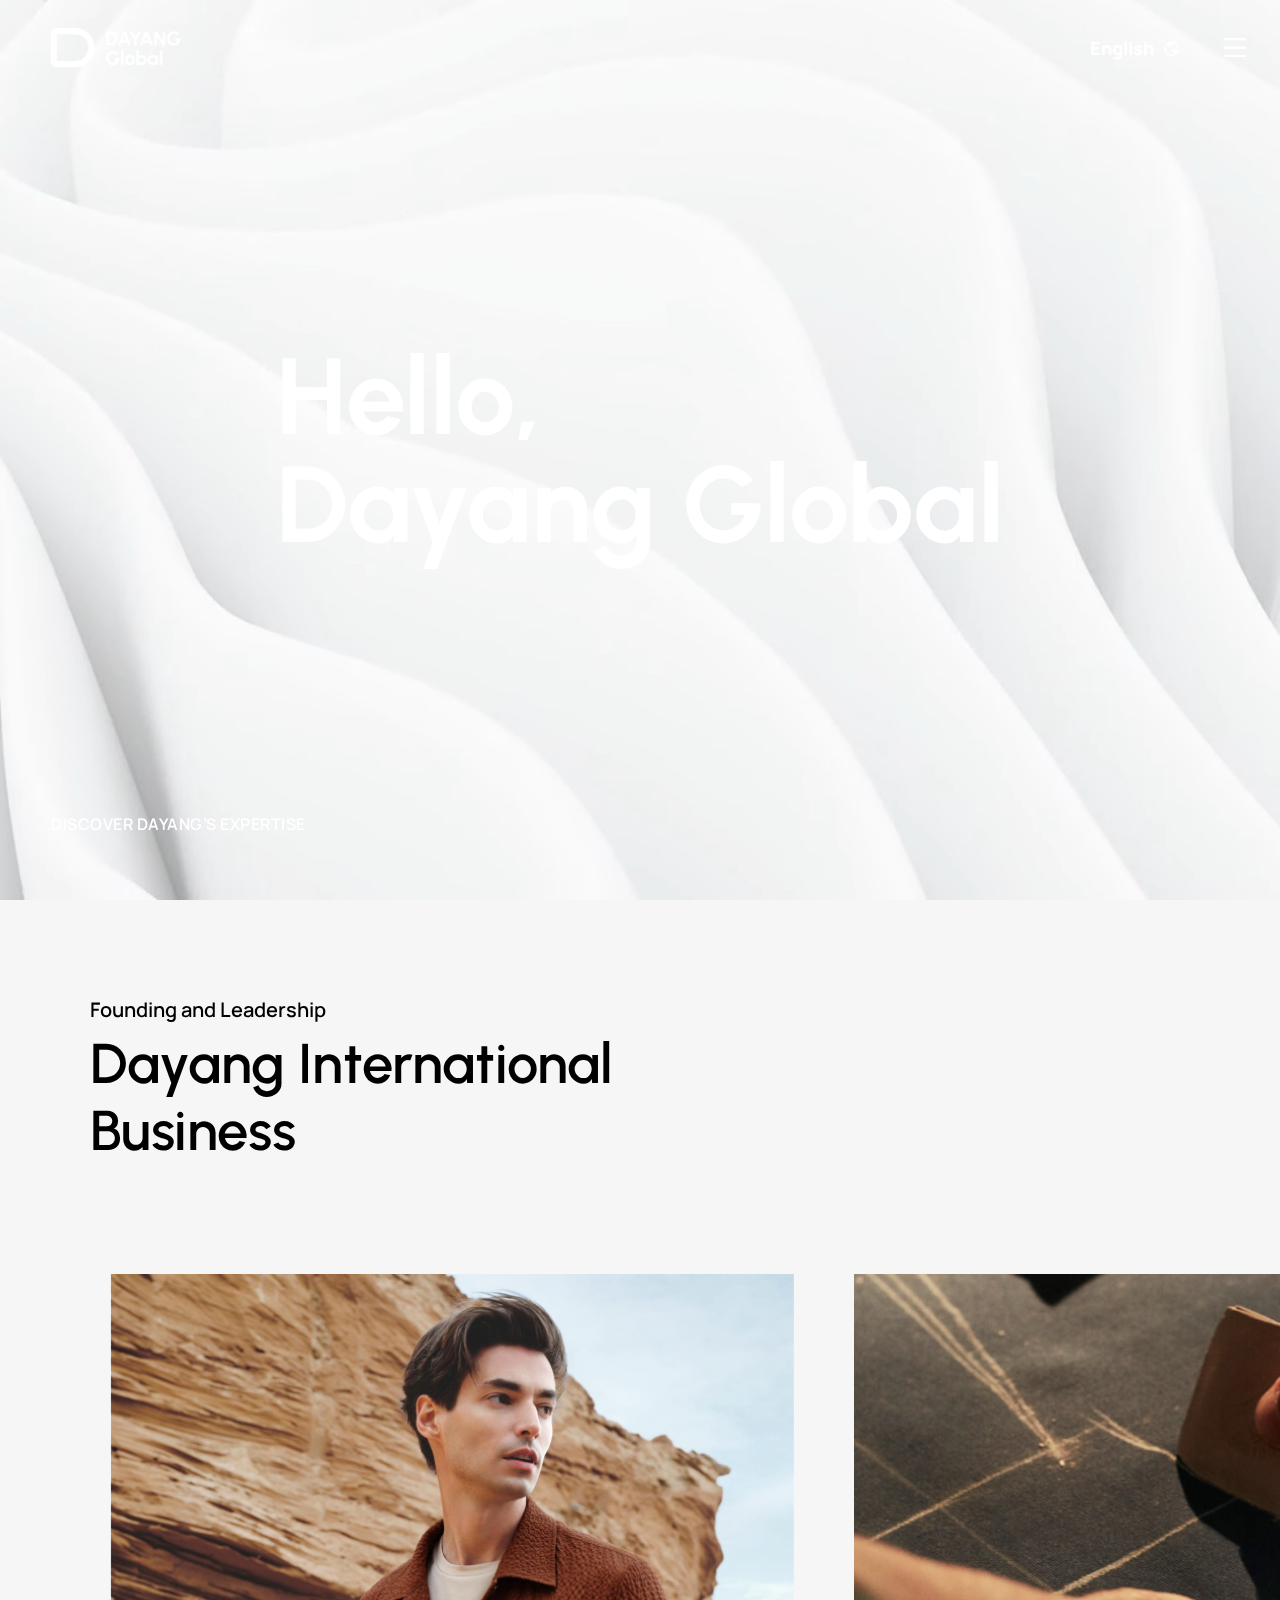
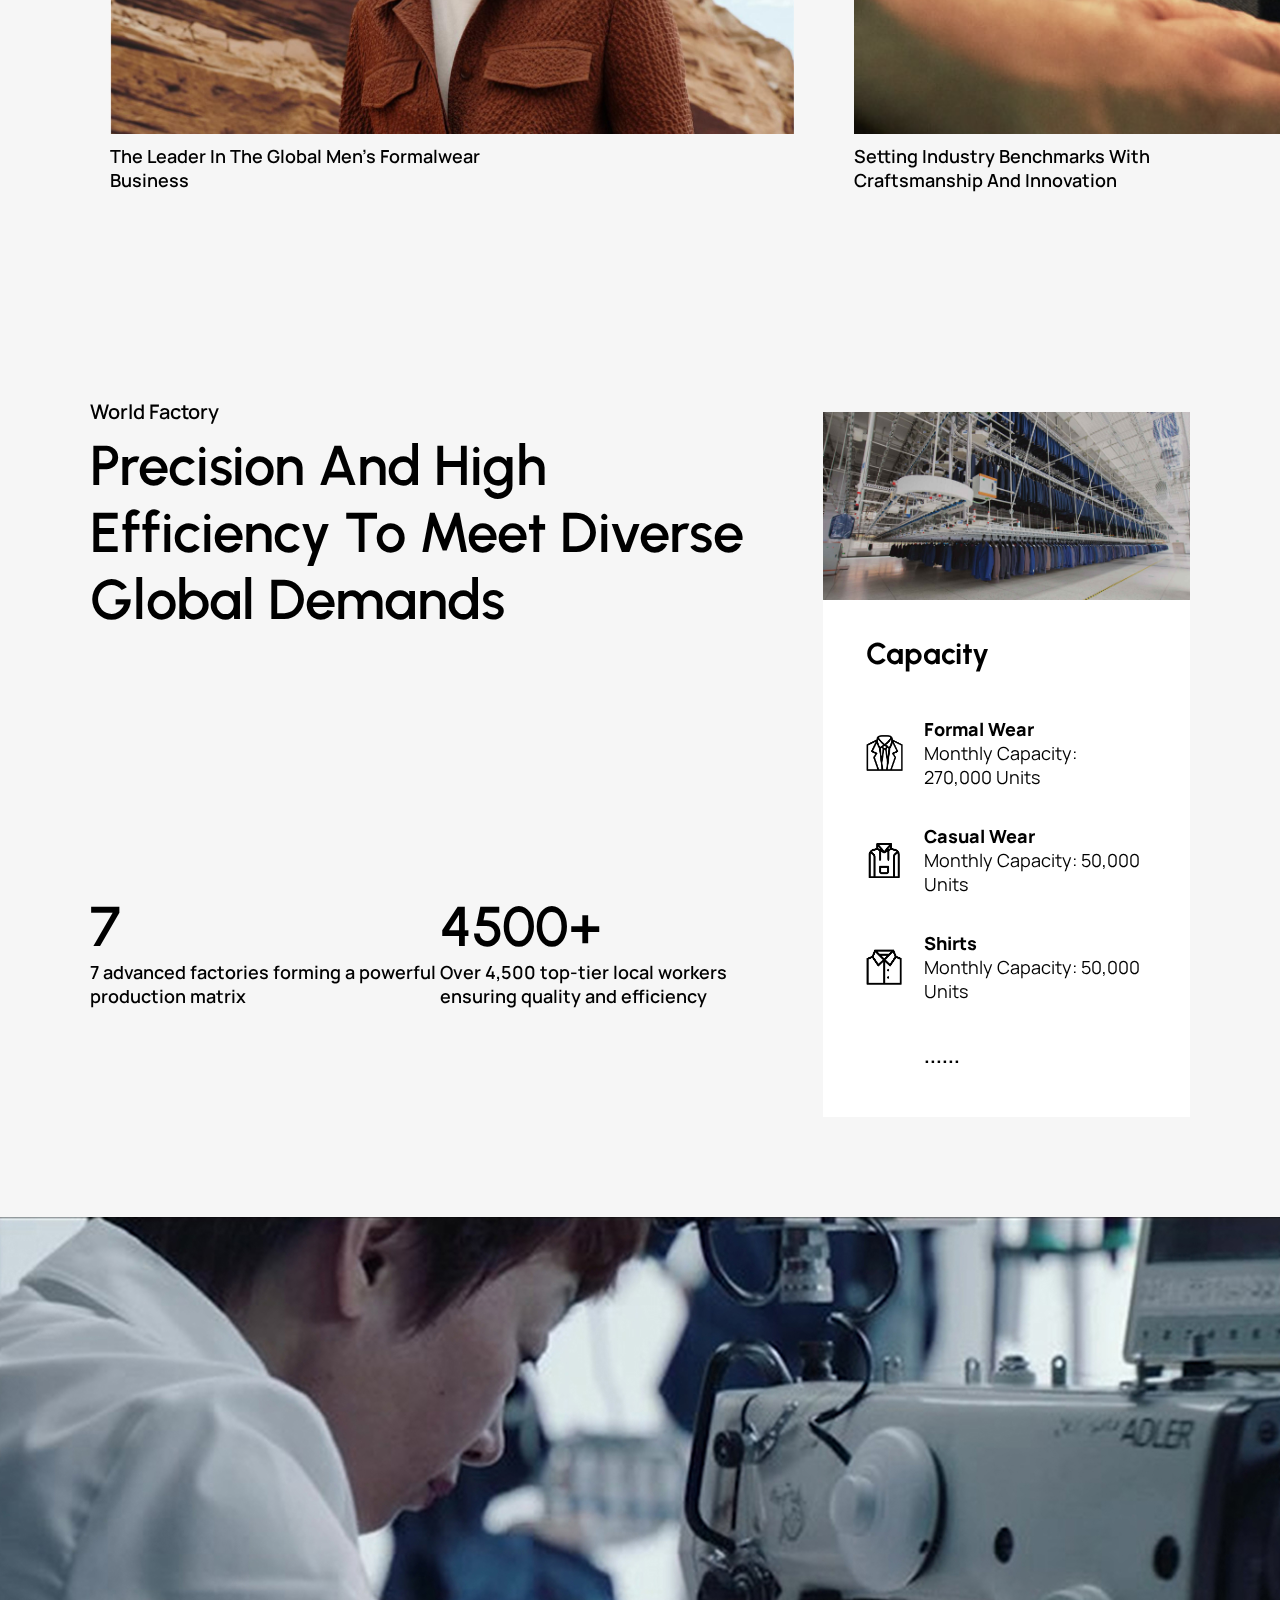
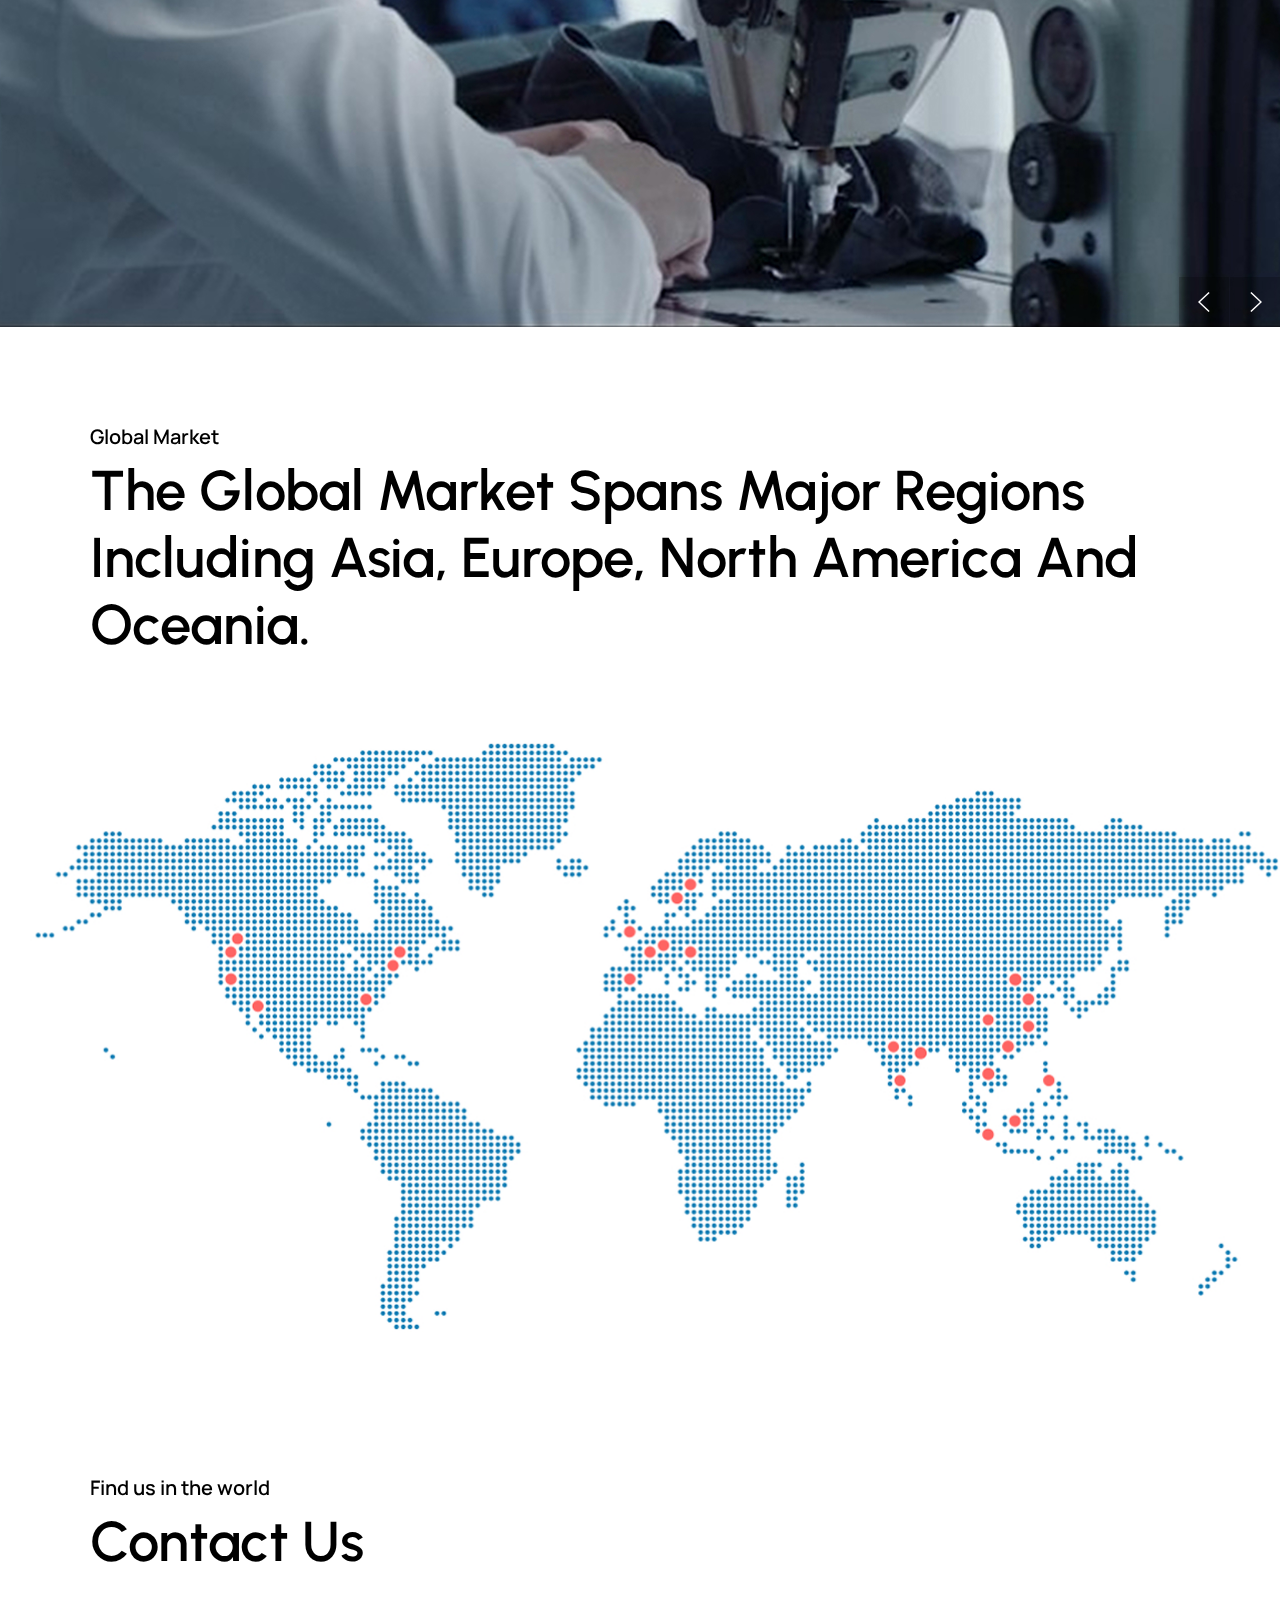
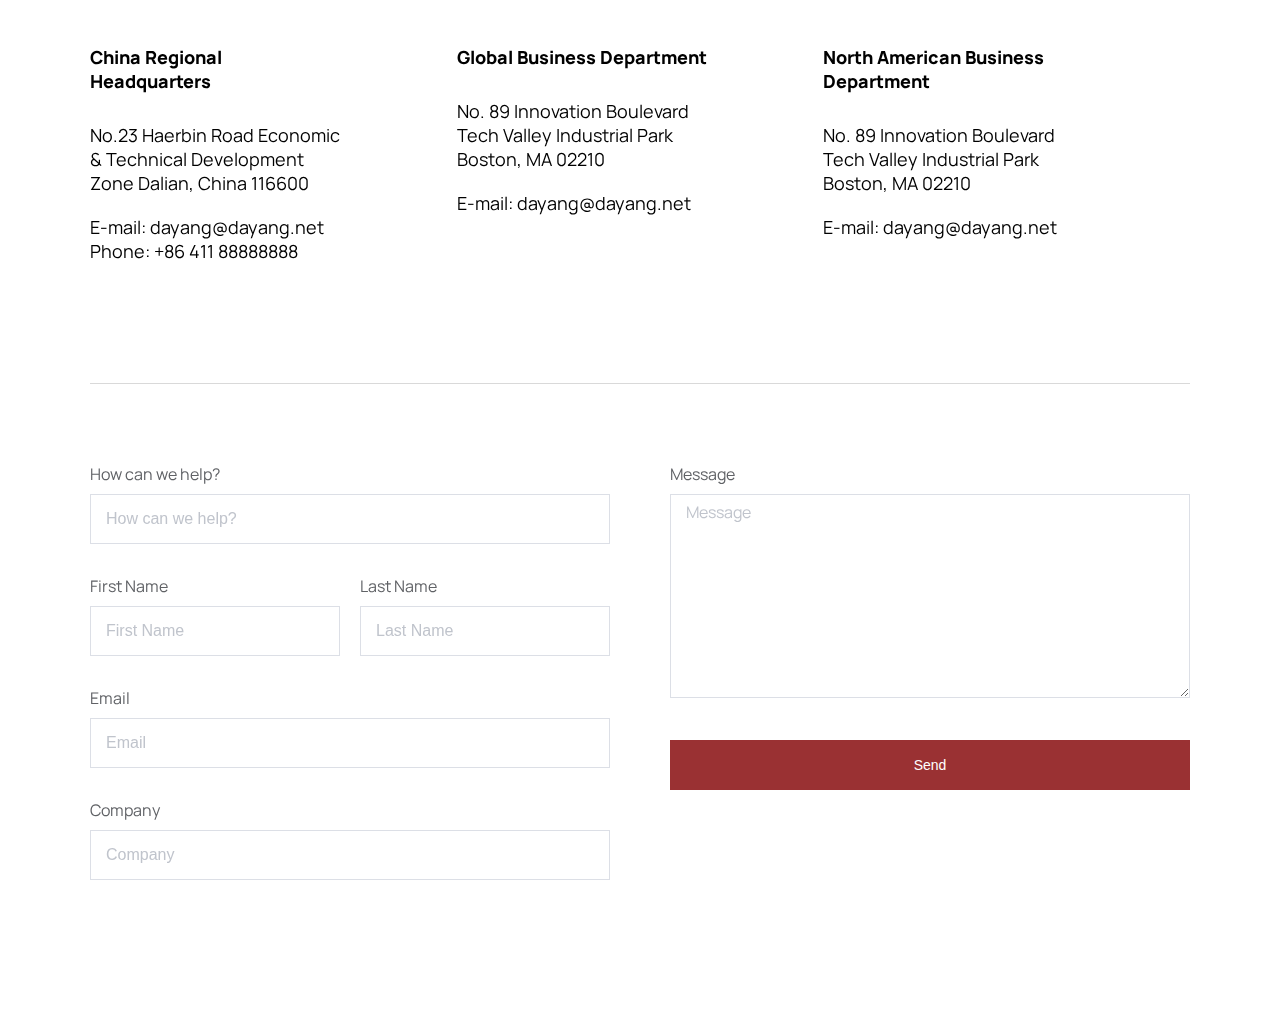
<file: index.html>
<!DOCTYPE html>
<html lang="en">
<head>
    <meta charset="UTF-8">
    <meta name="viewport" content="width=device-width, initial-scale=1.0, maximum-scale=1.0, user-scalable=no">
    <title>Dayang Global</title>
    <link href="lib/index.css" rel="stylesheet">
    <link rel="stylesheet" href="remix/remixicon.css" />
    <link rel="stylesheet" href="lib/swiper.min.css">
    <link href="css/style.css" rel="stylesheet">
    

</head>
<body>
<div id="app" class="home" style="height: 100%;position: relative;">

<template>

    <!-- <site-top @open-top="drawer = true"></site-top> -->

    <div class="web_top"  :class="[{ home_web_top: scrollY < 400 }, { hide: isHidden }]">
        <a href="index.html">
        <div class="logo " :class="[{ home_logo: scrollY < 400 }, { hide: isHidden }]"></div>
        </a>
        <div class="menu_box">
            <div class="language">English <i class="ri-earth-line"></i></div>
            <div class="menu_btn" @click="drawer = true" ><i class="ri-menu-line"></i></div>
        </div>
    </div>

    <site-menu v-model="drawer"></site-menu>

 

    <div class="home_banner">
         <h1>Hello,<br>Dayang Global</h1>
         <p>Discover Dayang’s Expertise</p>
    <video
        id="video-home"
        autoplay
        muted
        loop
        playsinline
        webkit-playsinline
        x5-playsinline
        x5-video-player-type="h5"
        x5-video-player-fullscreen="false"
        x5-video-orientation="portrait"
        oncontextmenu="return false"
        >
        <source src="https://www.runoob.com/try/demo_source/movie.mp4" type="video/mp4">
        <source src="video/aibg.webm" type="video/webm">
        <!-- <img src="fallback-image.jpg" alt="背景图片"> -->
    </video>
    </div>

    <div class="home_bg">
    <div class="container_box four_core">
        <p class="subtitle">Founding and Leadership</p>
        <h1 class="home_title">Dayang International Business</h1>
    </div>

    <div class="swiper-container lbox">
                <div class="swiper-wrapper">
                    <div class="swiper-slide lbox_n">
                        <div class="lbox_img" style="background-image:url(images/global-men.jpg);"></div>
                        <div class="lbox_name">The leader in the global men's formalwear business</div>
                    </div>
                    <div class="swiper-slide lbox_n">
                        <div class="lbox_img" style="background-image:url(images/benchmarks.jpg);"></div>
                        <div class="lbox_name">Setting industry benchmarks with craftsmanship and innovation</div>
                    </div>
                    <div class="swiper-slide lbox_n">
                        <div class="lbox_img" style="background-image:url(images/hli.jpg);"></div>
                        <div class="lbox_name">A dominant player in men's custom tailoring</div>
                    </div>
                    <div class="swiper-slide lbox_n">
                        <div class="lbox_img" style="background-image:url(images/1979by.jpg);"></div>
                        <div class="lbox_name">Founded in 1979 by Ms. Li Guilian</div>
                    </div>
                </div>
                <!-- <div class="swiper-scrollbar"></div> -->
    </div>
    
    <div class="container_box home_factorybox">
        <el-row>
            <el-col :md="16" :xs="24">
            <div class="home_factory_left">
                <div class="home_factory_titlebox">
                    <p class="subtitle">World Factory</p>
                    <h1 class="home_title">Precision and high efficiency to meet diverse global demands</h1>
                </div>
                <div class="home_factory_subtitle">
                    <div class="factory_subtitle_digit">
                        <h1 class="home_title">7</h1>
                        <p>7 advanced factories forming a powerful production matrix</p>
                    </div>
                    <div class="factory_subtitle_digit">
                        <h1 class="home_title">4500+</h1>
                        <p>Over 4,500 top-tier local workers ensuring quality and efficiency</p>
                    </div>
                </div>
            </div>
            </el-col>
            <el-col :md="8" :xs="24">
            <div class="home_factory_boardBox">
                    <div class="factory_board">
                        <div class="factory_board_img"></div>
                        <div class="factory_board_data">
                            <h2>Capacity</h2>
                            <ul>
                                <li>
                                    <div class="board_img"><img src="images/icon-jacket.png" height="100%" alt=""></div>
                                    <div class="board_type">
                                        <p style="font-weight: 800;">Formal Wear</p>
                                        <p>Monthly Capacity: 270,000 Units</p>
                                    </div>
                                </li>
                                <li>
                                    <div class="board_img"><img src="images/icon-hoodie.png" height="100%" alt=""></div>
                                    <div class="board_type">
                                        <p style="font-weight: 800;">Casual Wear</p>
                                        <p>Monthly Capacity: 50,000 Units</p>
                                    </div>
                                </li>
                                <li>
                                    <div class="board_img"><img src="images/icon-shirt.png" height="100%" alt=""></div>
                                    <div class="board_type">
                                        <p style="font-weight: 800;">Shirts</p>
                                        <p>Monthly Capacity: 50,000 Units</p>
                                    </div>
                                </li>
                                <li>
                                    <div class="board_img"></div>
                                    <div class="board_type">
                                        <p style="font-weight: 800;">......</p>
                                    </div>
                                </li>
                            </ul>
                        </div>

                    </div>
            </div>
            </el-col>

        </el-row>
    </div>
    <div class="swiper-container home_factory_image">
            <div class="swiper-wrapper">
                <div class="swiper-slide" style="background-image:url(images/home-img1.jpg)"></div>
                <div class="swiper-slide" style="background-image:url(images/home-img2.jpg)"></div>
                <div class="swiper-slide" style="background-image:url(images/home-img3.jpg)"></div>
            </div>
            <!-- Add Arrows -->
            <div class="swiper-button-next swiper-button-white"></div>
            <div class="swiper-button-prev swiper-button-white"></div>
    </div>

    </div>

    <div class="container_box home_market">
        <p class="subtitle">Global Market</p>
        <h1 class="home_title">The global market spans major regions including Asia, Europe, North America and Oceania.</h1>
    </div>
    <div class="container_box world_image">
    </div>

    <div class="container_box">
        <p class="subtitle">Find us in the world</p>
        <h1 class="home_title">Contact Us</h1>
    </div>
    <div class="container_box home_contact">
    <el-row>
        <el-col :sm="8" :xs="24" class="home_contact_a">
            <p>China Regional Headquarters</p>
            <ul>
                <li>No.23 Haerbin Road Economic & Technical Development Zone Dalian, China 116600</li>
                <li style="margin-top: 20px;">E-mail: dayang@dayang.net</li>
                <li>Phone: +86 411 88888888</li>
            </ul>
        </el-col>
        <el-col :sm="8" :xs="24" class="home_contact_a">
            <p>Global Business Department</p>
            <ul>
                <li>No. 89 Innovation Boulevard Tech Valley Industrial Park Boston, MA 02210</li>
                <li style="margin-top: 20px;">E-mail: dayang@dayang.net</li>
            </ul>
        </el-col>
        <el-col :sm="8" :xs="24" class="home_contact_a">
            <p>North American Business Department</p>
            <ul>
                <li>No. 89 Innovation Boulevard Tech Valley Industrial Park Boston, MA 02210</li>
                <li style="margin-top: 20px;">E-mail: dayang@dayang.net</li>
            </ul>
        </el-col>
    </el-row>
    </div>

    <div class="container_box contactinfo">
        <el-form :model="form" label-width="" class="contactinfo_box">
            
            <el-row :gutter="60">
            <el-col :sm="12" :xs="24">
                <el-form-item label="How can we help? ">
                <el-input v-model="form.username" placeholder="How can we help?"></el-input>
                </el-form-item>
                <div class="contactinfo_name">
                    <el-form-item label="First Name ">
                    <el-input v-model="form.FirstName" placeholder="First Name"></el-input>
                    </el-form-item>
                    <el-form-item label="Last Name ">
                    <el-input v-model="form.LastName" placeholder="Last Name"></el-input>
                    </el-form-item>
                </div>
                <el-form-item label="Email ">
                <el-input v-model="form.Email" placeholder="Email"></el-input>
                </el-form-item>
                <el-form-item label="Company">
                <el-input v-model="form.Company" placeholder="Company"></el-input>
                </el-form-item>
            </el-col>
       
            <el-col :sm="12" :xs="24">
                <el-form-item label="Message">
                <el-input 
                    type="textarea" 
                    :rows="8" 
                    v-model="textarea" 
                    placeholder="Message">
                </el-input>
                </el-form-item>
                <el-form-item>
                <el-button type="primary" @click="submitForm" style="width: 100%; height: 50px; margin-top: 20px;">Send</el-button>
                </el-form-item>
            </el-col>
            </el-row>
            
        </el-form>
    </div>

    

    <site-footer></site-footer>


</template>  





</div>














    <!-- import jquery-->
    <script type="text/javascript" src="lib/jquery-3.6.0.min.js"></script>
    <!-- import vue elm-->
    <script type="text/javascript" src="lib/vue.js"></script>
    <script type="text/javascript" src="lib/index.js"></script>
    <!-- import swiper-->
    <script src="lib/swiper.min.js"></script>

    <!--  component  -->
    <script src="component/footer.js"></script>
    <!-- <script src="component/top.js"></script> -->
     <script src="component/menu.js"></script>
    
    <script>
        
        var Main = {
            data() {
                return {
                    form: {
                    username: '',
                    FirstName: '',
                    LastName: '',
                    Email: '',
                    Company: '',
                    },
                    textarea: '',
                    scrollY: 0,
                    lastScrollY: 0,
                    windowHeight: window.innerHeight,
                    isHidden: false,
                    drawer: false,
                }
        },


        
        mounted() {
            window.addEventListener('scroll', this.handleScroll);
            window.addEventListener('resize', this.handleResize);

  
            var swiper1 = new Swiper('.lbox', {
                pagination: '.swiper-pagination',
                slidesPerView: 2.3,
                paginationClickable: true,
                spaceBetween: 60,
                freeMode: true,
                // centeredSlides: true,
                slidesOffsetBefore: 110,
                slidesOffsetAfter: 80,
                // scrollbar:'.swiper-scrollbar',
                grabCursor: true,
                // loop: true,
                breakpoints: {
                    480: {
                        slidesPerView: 1.3,
                        slidesOffsetBefore: 32,
                        slidesOffsetAfter: 40,
                        spaceBetween: 32,
                    },
                    820: {
                        slidesPerView: 1.5,
                        slidesOffsetBefore: 50,
                        spaceBetween: 40,
                    },
                    1024: {
                        slidesPerView: 1.8,
                        spaceBetween: 30,
                        slidesOffsetBefore: 50,
                        spaceBetween: 40,
                    },
                    1280: {
                        slidesPerView: 1.8,
                    },
                    1600: {
                        slidesOffsetBefore: 110,
                    },
                    1750: {
                        slidesOffsetBefore: 150,
                    },
                    1920: {
                        slidesOffsetBefore: 270,
                        slidesPerView: 2.5,
                    },
                    2560: {
                        slidesOffsetBefore: 270,
                        slidesPerView: 2.8,
                    },

                },
            });
            var swiper2 = new Swiper('.home_factory_image', {
                pagination: '.swiper-pagination',
                nextButton: '.swiper-button-next',
                prevButton: '.swiper-button-prev',
                spaceBetween: 30,
                effect: 'fade',
                autoplay : 6000,
                loop: true,
            });
        },
        // beforeDestroy() {
        //     window.removeEventListener('scroll', this.handleScroll);
        //     window.removeEventListener('resize', this.handleResize);
        // },
        
        methods: {
            
            handleScroll() {
                const currentY = window.scrollY || window.pageYOffset;

            if (currentY > this.lastScrollY && currentY > 300) {
                this.isHidden = true;
            } else {
                this.isHidden = false;
            }

            this.lastScrollY = currentY;
            this.scrollY = currentY;
            },
            handleResize() {
                this.windowHeight = window.innerHeight;
            },


            submitForm() {
            console.log('Submit Form:', this.form);
            this.$message.success('success');
            },
        },

        };

        var Ctor = Vue.extend(Main);
        new Ctor().$mount('#app');
    </script>




    <script>
        // document.addEventListener('DOMContentLoaded', function() {
        //     var video = document.getElementById('video-home');
        //     video.play();
            
        //     // 处理移动设备上的自动播放限制
        //     video.addEventListener('click', function() {
        //         video.play();
        //     });
        // });

        $('.web_top').click(function(event) {
            if (event.target === this) {
                $('html, body').animate({ scrollTop: 0 }, 500);
            }
        });
    </script>



</body>
</html>
</file>
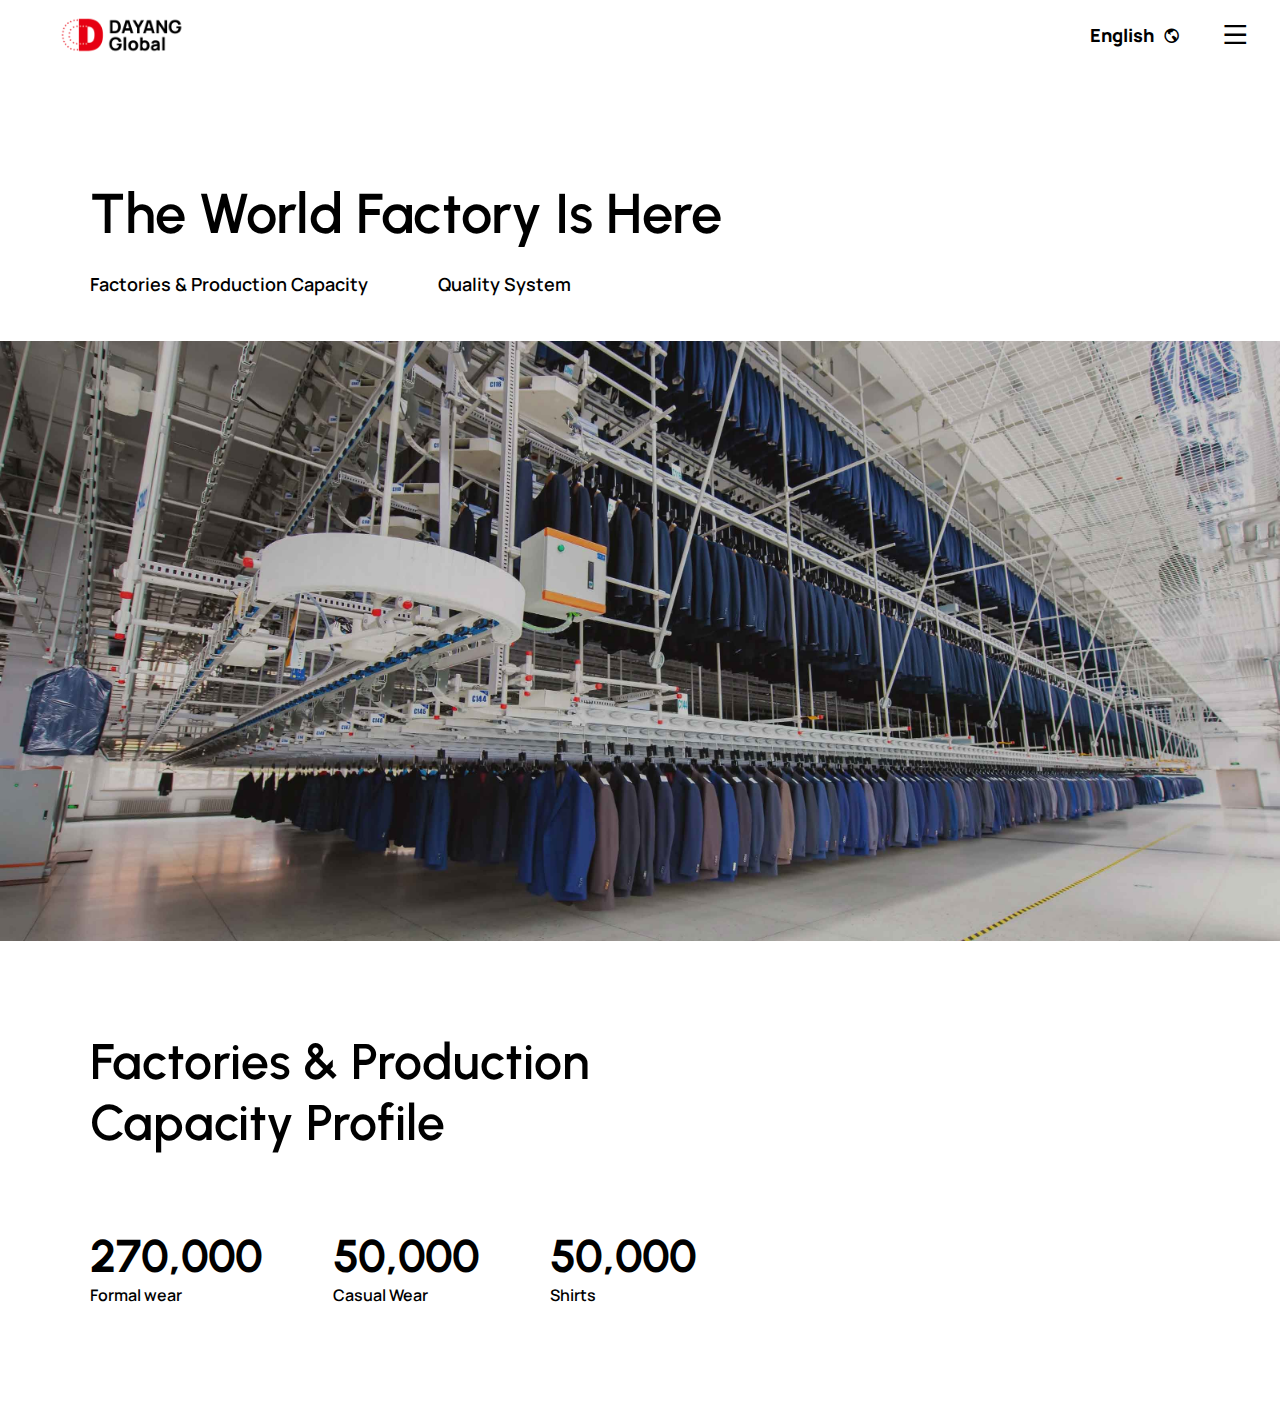
<file: factory.html>
<!DOCTYPE html>
<html lang="en">
<head>
    <meta charset="UTF-8">
    <meta name="viewport" content="width=device-width, initial-scale=1.0">
    <title>Dayang Global</title>
    <link href="lib/index.css" rel="stylesheet">
    <link rel="stylesheet" href="remix/remixicon.css" />
    <link href="css/style.css" rel="stylesheet">
    

</head>
<body class="">
<div id="app" class="" style="height: 100%;position: relative;">


<template>

    <site-top @open-menu="drawer = true"></site-top>
    <site-menu v-model="drawer"></site-menu>

    <div class="container_box web_head">
        <h1 class="web_bigtitle">The world factory is here</h1>
        <ul>
            <li>Factories & Production Capacity</li>
            <li>Quality System</li>
        </ul>
    </div>

    <div class="web_bg" style="background-image:url(images/FactoryBG.jpg);"></div>

    <div class="container_box factory_data_t">
        <div class="factory_data_t_l">
            <h1 class="web_title">
                Factories & Production
                <br>Capacity Profile
            </h1>
        </div>
        <ul class="factory_data_t_l">
            <li>
                <div></div>
                <h1>270,000</h1>
                <p>Formal wear</p>
            </li>
            <li>
                <div></div>
                <h1>50,000</h1>
                <p>Casual Wear</p>
            </li>
            <li>
                <div></div>
                <h1>50,000</h1>
                <p>Shirts</p>
            </li>
        </ul>
    </div>




    

 




    <site-footer></site-footer>



    

  




    

    


</template>  





</div>














    <!-- import jquery-->
    <script type="text/javascript" src="lib/jquery-3.6.0.min.js"></script>
    <!-- import vue elm-->
    <script type="text/javascript" src="lib/vue.js"></script>
    <script type="text/javascript" src="lib/index.js"></script>


    <!--  component  -->
    <script src="component/footer.js"></script>
    <script src="component/top.js"></script>
     <script src="component/menu.js"></script>
    
    <script>
        
        var Main = {
                data() {
                    return {
                        drawer: false,
                    }
            },

            mounted() {

                const track = document.getElementById("track");
                const wrapper = document.getElementById("wrapper");

                track.innerHTML += track.innerHTML;

                let pos = 0;
                let speed = 1; // 滚动速度
                let paused = false;

                const totalWidth = track.scrollWidth / 2; 

                function animate() {
                if (!paused) {
                    pos -= speed;
                    if (-pos >= totalWidth) pos = 0;
                    track.style.transform = `translateX(${pos}px)`;
                }
                requestAnimationFrame(animate);
                }

                window.addEventListener("DOMContentLoaded", animate);

                wrapper.addEventListener("mouseenter", () => { paused = true; });
                wrapper.addEventListener("mouseleave", () => { paused = false; });
                
            },

            methods: {
            },

        };

        var Ctor = Vue.extend(Main);
        new Ctor().$mount('#app');
    </script>





</body>
</html>
</file>
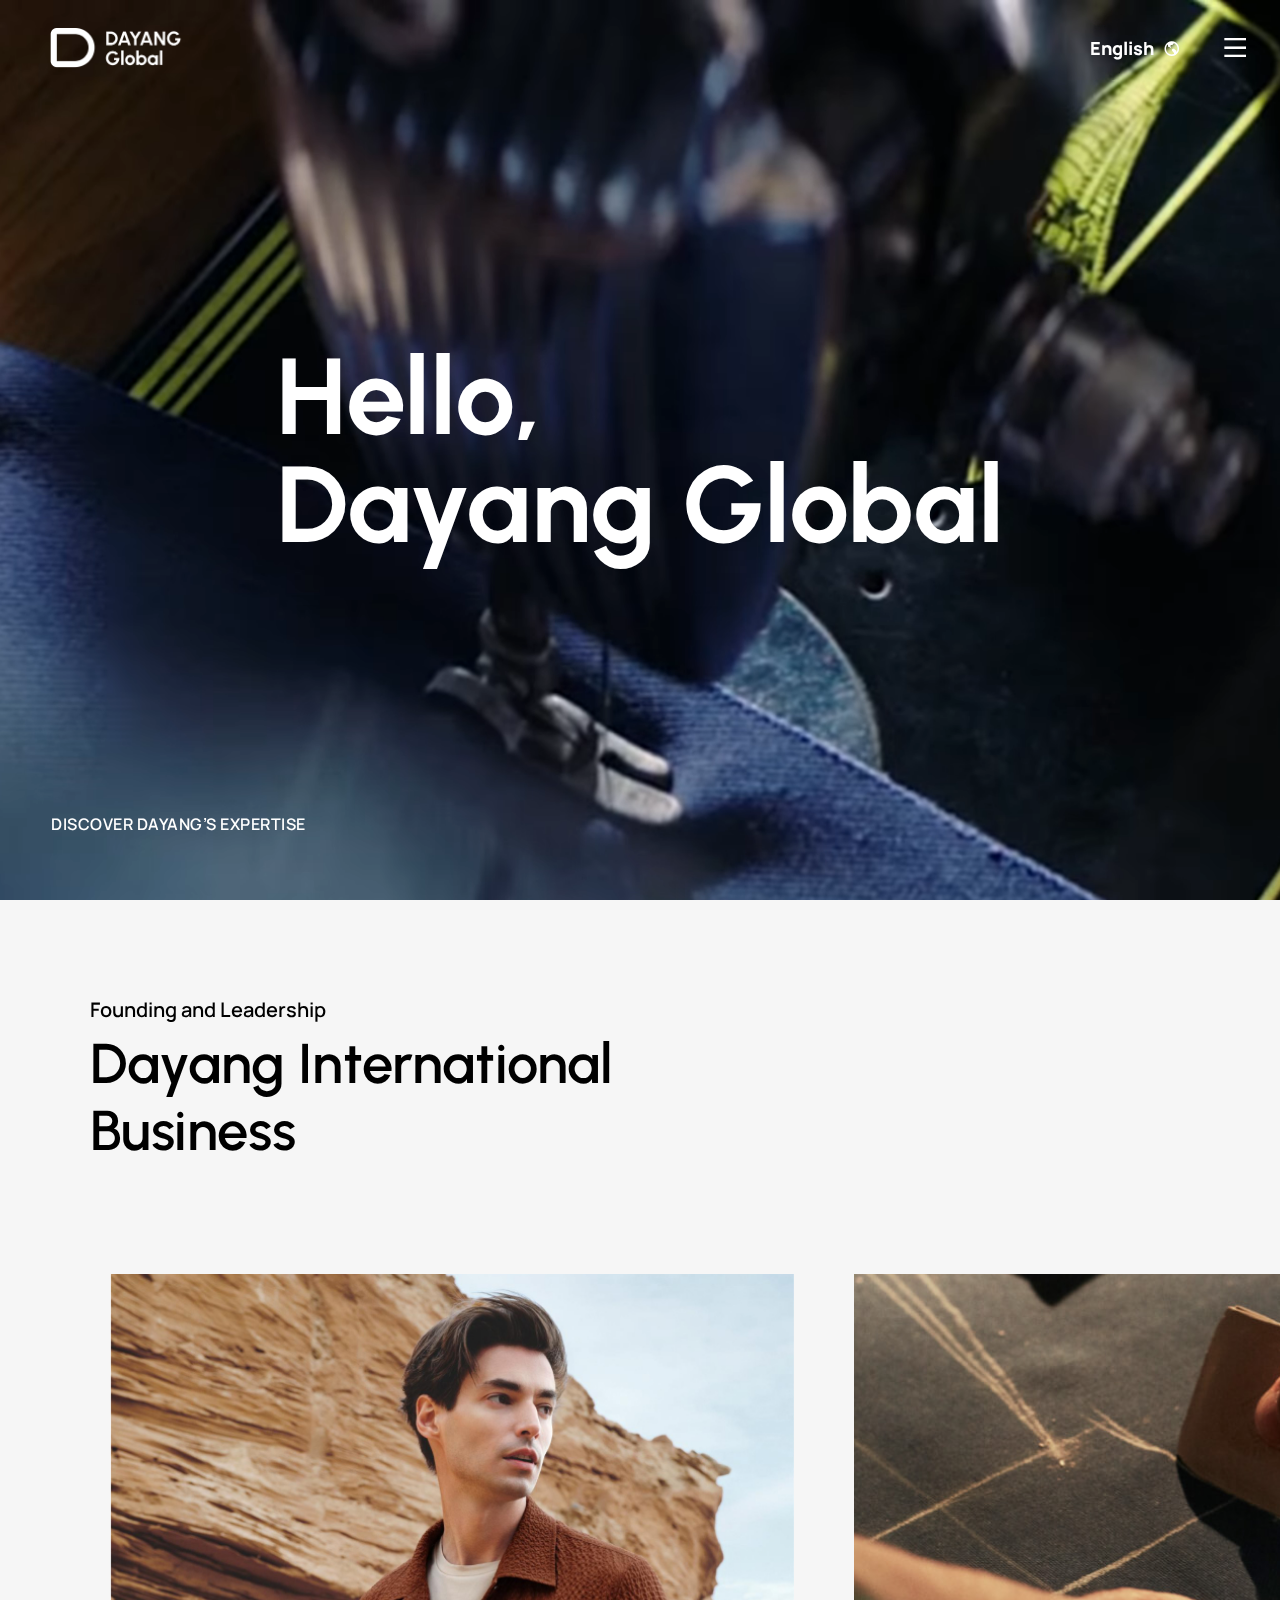
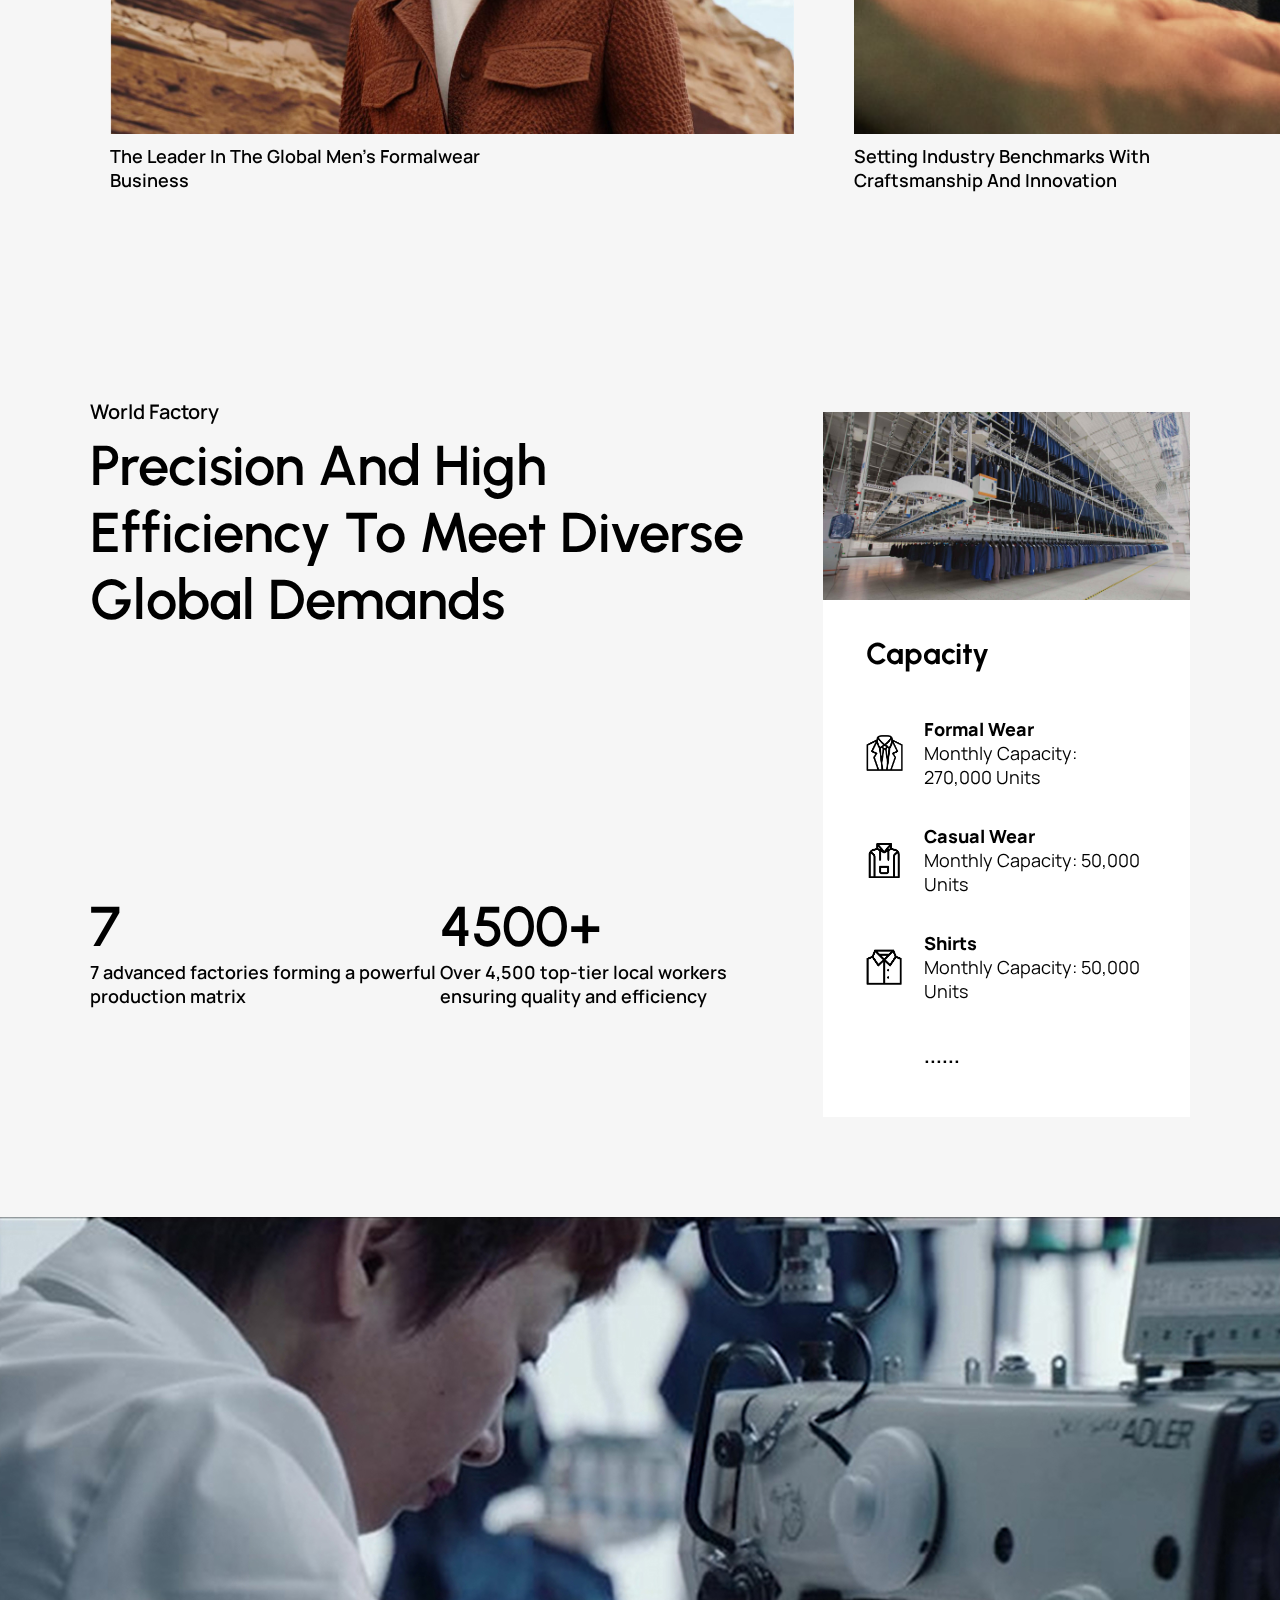
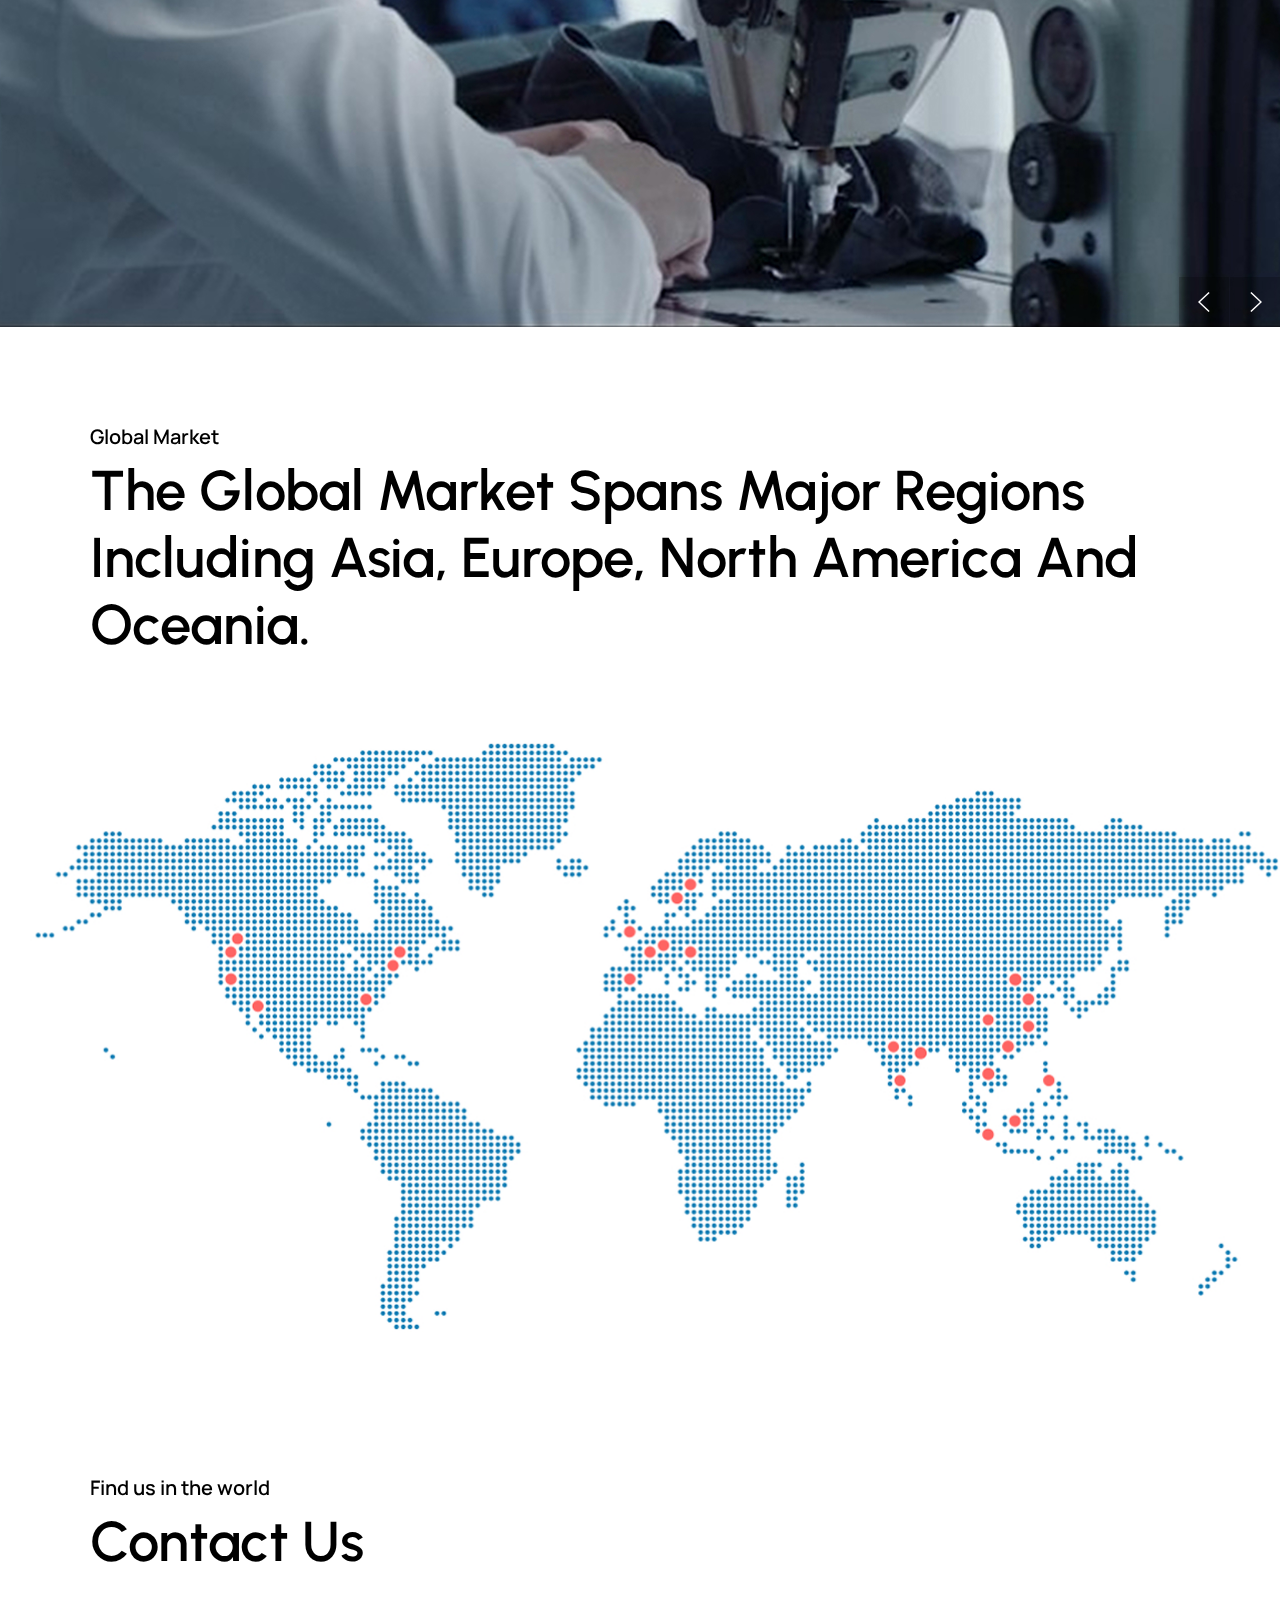
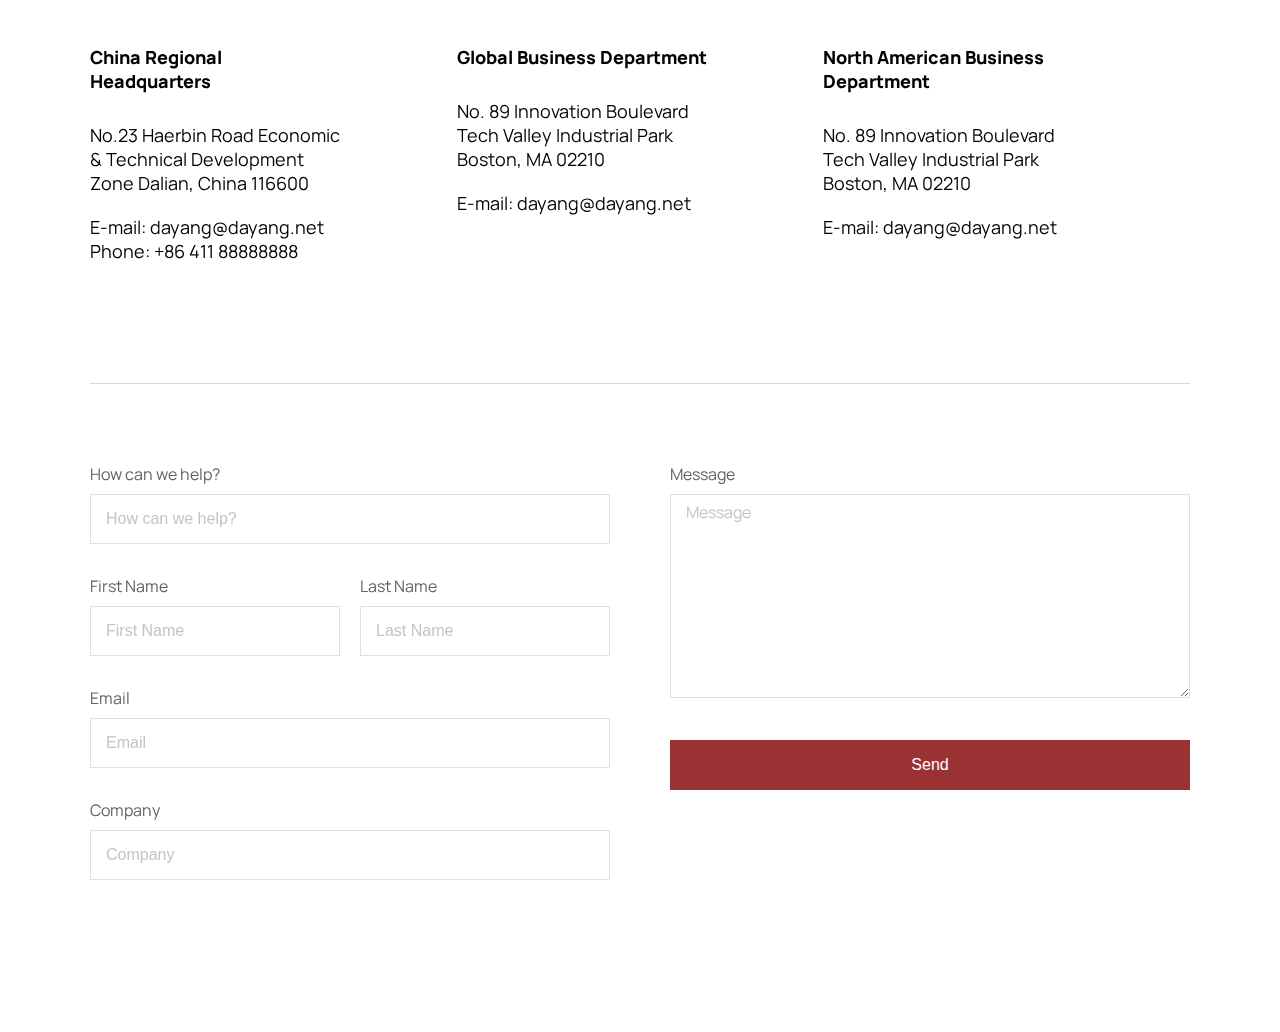
<file: index copy.html>
<!DOCTYPE html>
<html lang="en">
<head>
    <meta charset="UTF-8">
    <meta name="viewport" content="width=device-width, initial-scale=1.0, maximum-scale=1.0, user-scalable=no">
    <title>Dayang Global</title>
    <link href="lib/index.css" rel="stylesheet">
    <link rel="stylesheet" href="remix/remixicon.css" />
    <link rel="stylesheet" href="lib/swiper.min.css">
    <link href="css/style.css" rel="stylesheet">
    

</head>
<body>
<div id="app" class="home" style="height: 100%;position: relative;">

<template>

    <!-- <site-top @open-top="drawer = true"></site-top> -->

    <div class="web_top"  :class="[{ home_web_top: scrollY < 400 }, { hide: isHidden }]">
        <a href="index.html">
        <div class="logo " :class="[{ home_logo: scrollY < 400 }, { hide: isHidden }]"></div>
        </a>
        <div class="menu_box">
            <div class="language">English <i class="ri-earth-line"></i></div>
            <div class="menu_btn" @click="drawer = true" ><i class="ri-menu-line"></i></div>
        </div>
    </div>

    <site-menu v-model="drawer"></site-menu>

 

    <div class="home_banner">
         <h1>Hello,<br>Dayang Global</h1>
         <p>Discover Dayang’s Expertise</p>
    <video
        id="video-home"
        autoplay
        muted
        loop
        playsinline
        webkit-playsinline
        x5-playsinline
        x5-video-player-type="h5"
        x5-video-player-fullscreen="false"
        x5-video-orientation="portrait"
        oncontextmenu="return false"
        >
        <source src="video/hv.webm" type="video/webm">
    </video>
    </div>

    <div class="home_bg">
    <div class="container_box four_core">
        <p class="subtitle">Founding and Leadership</p>
        <h1 class="home_title">Dayang International Business</h1>
    </div>

    <div class="swiper-container lbox">
                <div class="swiper-wrapper">
                    <div class="swiper-slide lbox_n">
                        <div class="lbox_img" style="background-image:url(images/global-men.jpg);"></div>
                        <div class="lbox_name">The leader in the global men's formalwear business</div>
                    </div>
                    <div class="swiper-slide lbox_n">
                        <div class="lbox_img" style="background-image:url(images/benchmarks.jpg);"></div>
                        <div class="lbox_name">Setting industry benchmarks with craftsmanship and innovation</div>
                    </div>
                    <div class="swiper-slide lbox_n">
                        <div class="lbox_img" style="background-image:url(images/hli.jpg);"></div>
                        <div class="lbox_name">A dominant player in men's custom tailoring</div>
                    </div>
                    <div class="swiper-slide lbox_n">
                        <div class="lbox_img" style="background-image:url(images/1979by.jpg);"></div>
                        <div class="lbox_name">Founded in 1979 by Ms. Li Guilian</div>
                    </div>
                </div>
                <!-- <div class="swiper-scrollbar"></div> -->
    </div>
    
    <div class="container_box home_factorybox">
        <el-row>
            <el-col :md="16" :xs="24">
            <div class="home_factory_left">
                <div class="home_factory_titlebox">
                    <p class="subtitle">World Factory</p>
                    <h1 class="home_title">Precision and high efficiency to meet diverse global demands</h1>
                </div>
                <div class="home_factory_subtitle">
                    <div class="factory_subtitle_digit">
                        <h1 class="home_title">7</h1>
                        <p>7 advanced factories forming a powerful production matrix</p>
                    </div>
                    <div class="factory_subtitle_digit">
                        <h1 class="home_title">4500+</h1>
                        <p>Over 4,500 top-tier local workers ensuring quality and efficiency</p>
                    </div>
                </div>
            </div>
            </el-col>
            <el-col :md="8" :xs="24">
            <div class="home_factory_boardBox">
                    <div class="factory_board">
                        <div class="factory_board_img"></div>
                        <div class="factory_board_data">
                            <h2>Capacity</h2>
                            <ul>
                                <li>
                                    <div class="board_img"><img src="images/icon-jacket.png" height="100%" alt=""></div>
                                    <div class="board_type">
                                        <p style="font-weight: 800;">Formal Wear</p>
                                        <p>Monthly Capacity: 270,000 Units</p>
                                    </div>
                                </li>
                                <li>
                                    <div class="board_img"><img src="images/icon-hoodie.png" height="100%" alt=""></div>
                                    <div class="board_type">
                                        <p style="font-weight: 800;">Casual Wear</p>
                                        <p>Monthly Capacity: 50,000 Units</p>
                                    </div>
                                </li>
                                <li>
                                    <div class="board_img"><img src="images/icon-shirt.png" height="100%" alt=""></div>
                                    <div class="board_type">
                                        <p style="font-weight: 800;">Shirts</p>
                                        <p>Monthly Capacity: 50,000 Units</p>
                                    </div>
                                </li>
                                <li>
                                    <div class="board_img"></div>
                                    <div class="board_type">
                                        <p style="font-weight: 800;">......</p>
                                    </div>
                                </li>
                            </ul>
                        </div>

                    </div>
            </div>
            </el-col>

        </el-row>
    </div>
    <div class="swiper-container home_factory_image">
            <div class="swiper-wrapper">
                <div class="swiper-slide" style="background-image:url(images/home-img1.jpg)"></div>
                <div class="swiper-slide" style="background-image:url(images/home-img2.jpg)"></div>
                <div class="swiper-slide" style="background-image:url(images/home-img3.jpg)"></div>
            </div>
            <!-- Add Arrows -->
            <div class="swiper-button-next swiper-button-white"></div>
            <div class="swiper-button-prev swiper-button-white"></div>
    </div>

    </div>

    <div class="container_box home_market">
        <p class="subtitle">Global Market</p>
        <h1 class="home_title">The global market spans major regions including Asia, Europe, North America and Oceania.</h1>
    </div>
    <div class="container_box world_image">
    </div>

    <div class="container_box" id="container-link">
        <p class="subtitle">Find us in the world</p>
        <h1 class="home_title">Contact Us</h1>
    </div>
    <div class="container_box home_contact">
    <el-row>
        <el-col :sm="8" :xs="24" class="home_contact_a">
            <p>China Regional Headquarters</p>
            <ul>
                <li>No.23 Haerbin Road Economic & Technical Development Zone Dalian, China 116600</li>
                <li style="margin-top: 20px;">E-mail: dayang@dayang.net</li>
                <li>Phone: +86 411 88888888</li>
            </ul>
        </el-col>
        <el-col :sm="8" :xs="24" class="home_contact_a">
            <p>Global Business Department</p>
            <ul>
                <li>No. 89 Innovation Boulevard Tech Valley Industrial Park Boston, MA 02210</li>
                <li style="margin-top: 20px;">E-mail: dayang@dayang.net</li>
            </ul>
        </el-col>
        <el-col :sm="8" :xs="24" class="home_contact_a">
            <p>North American Business Department</p>
            <ul>
                <li>No. 89 Innovation Boulevard Tech Valley Industrial Park Boston, MA 02210</li>
                <li style="margin-top: 20px;">E-mail: dayang@dayang.net</li>
            </ul>
        </el-col>
    </el-row>
    </div>

    <div class="container_box contactinfo">
        <el-form :model="form" label-width="" class="contactinfo_box">
            
            <el-row :gutter="60">
            <el-col :sm="12" :xs="24">
                <el-form-item label="How can we help? ">
                <el-input v-model="form.username" placeholder="How can we help?"></el-input>
                </el-form-item>
                <div class="contactinfo_name">
                    <el-form-item label="First Name ">
                    <el-input v-model="form.FirstName" placeholder="First Name"></el-input>
                    </el-form-item>
                    <el-form-item label="Last Name ">
                    <el-input v-model="form.LastName" placeholder="Last Name"></el-input>
                    </el-form-item>
                </div>
                <el-form-item label="Email ">
                <el-input v-model="form.Email" placeholder="Email"></el-input>
                </el-form-item>
                <el-form-item label="Company">
                <el-input v-model="form.Company" placeholder="Company"></el-input>
                </el-form-item>
            </el-col>
       
            <el-col :sm="12" :xs="24">
                <el-form-item label="Message">
                <el-input 
                    type="textarea" 
                    :rows="8" 
                    v-model="textarea" 
                    placeholder="Message">
                </el-input>
                </el-form-item>
                <el-form-item>
                <el-button type="primary" @click="submitForm" style="width: 100%; height: 50px; margin-top: 20px;font-size: 16px;">Send</el-button>
                </el-form-item>
            </el-col>
            </el-row>
            
        </el-form>
    </div>

    

    <site-footer></site-footer>


</template>  





</div>














    <!-- import jquery-->
    <script type="text/javascript" src="lib/jquery-3.6.0.min.js"></script>
    <!-- import vue elm-->
    <script type="text/javascript" src="lib/vue.js"></script>
    <script type="text/javascript" src="lib/index.js"></script>
    <!-- import swiper-->
    <script src="lib/swiper.min.js"></script>

    <!--  component  -->
    <script src="component/footer.js"></script>
    <!-- <script src="component/top.js"></script> -->
     <script src="component/menu.js"></script>
    
    <script>
        
        var Main = {
            data() {
                return {
                    form: {
                    username: '',
                    FirstName: '',
                    LastName: '',
                    Email: '',
                    Company: '',
                    },
                    textarea: '',
                    scrollY: 0,
                    lastScrollY: 0,
                    windowHeight: window.innerHeight,
                    isHidden: false,
                    drawer: false,
                }
        },


        
        mounted() {
            window.addEventListener('scroll', this.handleScroll);
            window.addEventListener('resize', this.handleResize);

  
            var swiper1 = new Swiper('.lbox', {
                pagination: '.swiper-pagination',
                slidesPerView: 2.3,
                paginationClickable: true,
                spaceBetween: 60,
                freeMode: true,
                // centeredSlides: true,
                slidesOffsetBefore: 110,
                slidesOffsetAfter: 80,
                // scrollbar:'.swiper-scrollbar',
                grabCursor: true,
                // loop: true,
                breakpoints: {
                    480: {
                        slidesPerView: 1.3,
                        slidesOffsetBefore: 32,
                        slidesOffsetAfter: 40,
                        spaceBetween: 32,
                    },
                    820: {
                        slidesPerView: 1.5,
                        slidesOffsetBefore: 50,
                        spaceBetween: 40,
                    },
                    1024: {
                        slidesPerView: 1.8,
                        spaceBetween: 30,
                        slidesOffsetBefore: 50,
                        spaceBetween: 40,
                    },
                    1280: {
                        slidesPerView: 1.8,
                    },
                    1600: {
                        slidesOffsetBefore: 110,
                    },
                    1750: {
                        slidesOffsetBefore: 150,
                    },
                    1920: {
                        slidesOffsetBefore: 270,
                        slidesPerView: 2.5,
                    },
                    2560: {
                        slidesOffsetBefore: 270,
                        slidesPerView: 2.8,
                    },

                },
            });
            var swiper2 = new Swiper('.home_factory_image', {
                pagination: '.swiper-pagination',
                nextButton: '.swiper-button-next',
                prevButton: '.swiper-button-prev',
                spaceBetween: 30,
                effect: 'fade',
                autoplay : 6000,
                loop: true,
            });
        },
        // beforeDestroy() {
        //     window.removeEventListener('scroll', this.handleScroll);
        //     window.removeEventListener('resize', this.handleResize);
        // },
        
        methods: {
            
            handleScroll() {
                const currentY = window.scrollY || window.pageYOffset;

            if (currentY > this.lastScrollY && currentY > 300) {
                this.isHidden = true;
            } else {
                this.isHidden = false;
            }

            this.lastScrollY = currentY;
            this.scrollY = currentY;
            },
            handleResize() {
                this.windowHeight = window.innerHeight;
            },


            submitForm() {
            console.log('Submit Form:', this.form);
            this.$message.success('success');
            },
        },

        };

        var Ctor = Vue.extend(Main);
        new Ctor().$mount('#app');
    </script>




    <script>
        function playVideo() {
        const video = document.getElementById('video-home');
            if (video) {
                if (window.WeixinJSBridge) {
                WeixinJSBridge.invoke('getNetworkType', {}, () => video.play());
                } else {
                video.play();
                }
            }
        }
        document.addEventListener('WeixinJSBridgeReady', playVideo, false);
        document.addEventListener('touchstart', playVideo, { once: true });




        $('.web_top').click(function(event) {
            if (event.target === this) {
                $('html, body').animate({ scrollTop: 0 }, 500);
            }
        });
    </script>





</body>
</html>
</file>
<file: lib/index.css>
@charset "UTF-8";

.el-pagination--small .arrow.disabled,
.el-table .el-table__cell.is-hidden > *,
.el-table .hidden-columns,
.el-table--hidden {
    visibility: hidden
}

.el-dropdown .el-dropdown-selfdefine:focus:active,
.el-dropdown .el-dropdown-selfdefine:focus:not(.focusing),
.el-message__closeBtn:focus,
.el-message__content:focus,
.el-popover:focus,
.el-popover:focus:active,
.el-popover__reference:focus:hover,
.el-popover__reference:focus:not(.focusing),
.el-rate:active,
.el-rate:focus,
.el-tooltip:focus:hover,
.el-tooltip:focus:not(.focusing),
.el-upload-list__item.is-success:active,
.el-upload-list__item.is-success:not(.focusing):focus {
    outline-width: 0
}

.el-input__suffix,
.el-tree.is-dragging .el-tree-node__content * {
    pointer-events: none
}

@font-face {
    font-family: element-icons;
    src: url(../fonts/element-icons.woff) format("woff"), url(../fonts/element-icons.ttf) format("truetype");
    font-weight: 400;
    font-display: "auto";
    font-style: normal
}

[class*=" el-icon-"],
[class^=el-icon-] {
    font-family: element-icons !important;
    speak: none;
    font-style: normal;
    font-weight: 400;
    font-variant: normal;
    text-transform: none;
    line-height: 1;
    vertical-align: baseline;
    display: inline-block;
    -webkit-font-smoothing: antialiased;
    -moz-osx-font-smoothing: grayscale
}

.el-icon-ice-cream-round:before {
    content: "\e6a0"
}

.el-icon-ice-cream-square:before {
    content: "\e6a3"
}

.el-icon-lollipop:before {
    content: "\e6a4"
}

.el-icon-potato-strips:before {
    content: "\e6a5"
}

.el-icon-milk-tea:before {
    content: "\e6a6"
}

.el-icon-ice-drink:before {
    content: "\e6a7"
}

.el-icon-ice-tea:before {
    content: "\e6a9"
}

.el-icon-coffee:before {
    content: "\e6aa"
}

.el-icon-orange:before {
    content: "\e6ab"
}

.el-icon-pear:before {
    content: "\e6ac"
}

.el-icon-apple:before {
    content: "\e6ad"
}

.el-icon-cherry:before {
    content: "\e6ae"
}

.el-icon-watermelon:before {
    content: "\e6af"
}

.el-icon-grape:before {
    content: "\e6b0"
}

.el-icon-refrigerator:before {
    content: "\e6b1"
}

.el-icon-goblet-square-full:before {
    content: "\e6b2"
}

.el-icon-goblet-square:before {
    content: "\e6b3"
}

.el-icon-goblet-full:before {
    content: "\e6b4"
}

.el-icon-goblet:before {
    content: "\e6b5"
}

.el-icon-cold-drink:before {
    content: "\e6b6"
}

.el-icon-coffee-cup:before {
    content: "\e6b8"
}

.el-icon-water-cup:before {
    content: "\e6b9"
}

.el-icon-hot-water:before {
    content: "\e6ba"
}

.el-icon-ice-cream:before {
    content: "\e6bb"
}

.el-icon-dessert:before {
    content: "\e6bc"
}

.el-icon-sugar:before {
    content: "\e6bd"
}

.el-icon-tableware:before {
    content: "\e6be"
}

.el-icon-burger:before {
    content: "\e6bf"
}

.el-icon-knife-fork:before {
    content: "\e6c1"
}

.el-icon-fork-spoon:before {
    content: "\e6c2"
}

.el-icon-chicken:before {
    content: "\e6c3"
}

.el-icon-food:before {
    content: "\e6c4"
}

.el-icon-dish-1:before {
    content: "\e6c5"
}

.el-icon-dish:before {
    content: "\e6c6"
}

.el-icon-moon-night:before {
    content: "\e6ee"
}

.el-icon-moon:before {
    content: "\e6f0"
}

.el-icon-cloudy-and-sunny:before {
    content: "\e6f1"
}

.el-icon-partly-cloudy:before {
    content: "\e6f2"
}

.el-icon-cloudy:before {
    content: "\e6f3"
}

.el-icon-sunny:before {
    content: "\e6f6"
}

.el-icon-sunset:before {
    content: "\e6f7"
}

.el-icon-sunrise-1:before {
    content: "\e6f8"
}

.el-icon-sunrise:before {
    content: "\e6f9"
}

.el-icon-heavy-rain:before {
    content: "\e6fa"
}

.el-icon-lightning:before {
    content: "\e6fb"
}

.el-icon-light-rain:before {
    content: "\e6fc"
}

.el-icon-wind-power:before {
    content: "\e6fd"
}

.el-icon-baseball:before {
    content: "\e712"
}

.el-icon-soccer:before {
    content: "\e713"
}

.el-icon-football:before {
    content: "\e715"
}

.el-icon-basketball:before {
    content: "\e716"
}

.el-icon-ship:before {
    content: "\e73f"
}

.el-icon-truck:before {
    content: "\e740"
}

.el-icon-bicycle:before {
    content: "\e741"
}

.el-icon-mobile-phone:before {
    content: "\e6d3"
}

.el-icon-service:before {
    content: "\e6d4"
}

.el-icon-key:before {
    content: "\e6e2"
}

.el-icon-unlock:before {
    content: "\e6e4"
}

.el-icon-lock:before {
    content: "\e6e5"
}

.el-icon-watch:before {
    content: "\e6fe"
}

.el-icon-watch-1:before {
    content: "\e6ff"
}

.el-icon-timer:before {
    content: "\e702"
}

.el-icon-alarm-clock:before {
    content: "\e703"
}

.el-icon-map-location:before {
    content: "\e704"
}

.el-icon-delete-location:before {
    content: "\e705"
}

.el-icon-add-location:before {
    content: "\e706"
}

.el-icon-location-information:before {
    content: "\e707"
}

.el-icon-location-outline:before {
    content: "\e708"
}

.el-icon-location:before {
    content: "\e79e"
}

.el-icon-place:before {
    content: "\e709"
}

.el-icon-discover:before {
    content: "\e70a"
}

.el-icon-first-aid-kit:before {
    content: "\e70b"
}

.el-icon-trophy-1:before {
    content: "\e70c"
}

.el-icon-trophy:before {
    content: "\e70d"
}

.el-icon-medal:before {
    content: "\e70e"
}

.el-icon-medal-1:before {
    content: "\e70f"
}

.el-icon-stopwatch:before {
    content: "\e710"
}

.el-icon-mic:before {
    content: "\e711"
}

.el-icon-copy-document:before {
    content: "\e718"
}

.el-icon-full-screen:before {
    content: "\e719"
}

.el-icon-switch-button:before {
    content: "\e71b"
}

.el-icon-aim:before {
    content: "\e71c"
}

.el-icon-crop:before {
    content: "\e71d"
}

.el-icon-odometer:before {
    content: "\e71e"
}

.el-icon-time:before {
    content: "\e71f"
}

.el-icon-bangzhu:before {
    content: "\e724"
}

.el-icon-close-notification:before {
    content: "\e726"
}

.el-icon-microphone:before {
    content: "\e727"
}

.el-icon-turn-off-microphone:before {
    content: "\e728"
}

.el-icon-position:before {
    content: "\e729"
}

.el-icon-postcard:before {
    content: "\e72a"
}

.el-icon-message:before {
    content: "\e72b"
}

.el-icon-chat-line-square:before {
    content: "\e72d"
}

.el-icon-chat-dot-square:before {
    content: "\e72e"
}

.el-icon-chat-dot-round:before {
    content: "\e72f"
}

.el-icon-chat-square:before {
    content: "\e730"
}

.el-icon-chat-line-round:before {
    content: "\e731"
}

.el-icon-chat-round:before {
    content: "\e732"
}

.el-icon-set-up:before {
    content: "\e733"
}

.el-icon-turn-off:before {
    content: "\e734"
}

.el-icon-open:before {
    content: "\e735"
}

.el-icon-connection:before {
    content: "\e736"
}

.el-icon-link:before {
    content: "\e737"
}

.el-icon-cpu:before {
    content: "\e738"
}

.el-icon-thumb:before {
    content: "\e739"
}

.el-icon-female:before {
    content: "\e73a"
}

.el-icon-male:before {
    content: "\e73b"
}

.el-icon-guide:before {
    content: "\e73c"
}

.el-icon-news:before {
    content: "\e73e"
}

.el-icon-price-tag:before {
    content: "\e744"
}

.el-icon-discount:before {
    content: "\e745"
}

.el-icon-wallet:before {
    content: "\e747"
}

.el-icon-coin:before {
    content: "\e748"
}

.el-icon-money:before {
    content: "\e749"
}

.el-icon-bank-card:before {
    content: "\e74a"
}

.el-icon-box:before {
    content: "\e74b"
}

.el-icon-present:before {
    content: "\e74c"
}

.el-icon-sell:before {
    content: "\e6d5"
}

.el-icon-sold-out:before {
    content: "\e6d6"
}

.el-icon-shopping-bag-2:before {
    content: "\e74d"
}

.el-icon-shopping-bag-1:before {
    content: "\e74e"
}

.el-icon-shopping-cart-2:before {
    content: "\e74f"
}

.el-icon-shopping-cart-1:before {
    content: "\e750"
}

.el-icon-shopping-cart-full:before {
    content: "\e751"
}

.el-icon-smoking:before {
    content: "\e752"
}

.el-icon-no-smoking:before {
    content: "\e753"
}

.el-icon-house:before {
    content: "\e754"
}

.el-icon-table-lamp:before {
    content: "\e755"
}

.el-icon-school:before {
    content: "\e756"
}

.el-icon-office-building:before {
    content: "\e757"
}

.el-icon-toilet-paper:before {
    content: "\e758"
}

.el-icon-notebook-2:before {
    content: "\e759"
}

.el-icon-notebook-1:before {
    content: "\e75a"
}

.el-icon-files:before {
    content: "\e75b"
}

.el-icon-collection:before {
    content: "\e75c"
}

.el-icon-receiving:before {
    content: "\e75d"
}

.el-icon-suitcase-1:before {
    content: "\e760"
}

.el-icon-suitcase:before {
    content: "\e761"
}

.el-icon-film:before {
    content: "\e763"
}

.el-icon-collection-tag:before {
    content: "\e765"
}

.el-icon-data-analysis:before {
    content: "\e766"
}

.el-icon-pie-chart:before {
    content: "\e767"
}

.el-icon-data-board:before {
    content: "\e768"
}

.el-icon-data-line:before {
    content: "\e76d"
}

.el-icon-reading:before {
    content: "\e769"
}

.el-icon-magic-stick:before {
    content: "\e76a"
}

.el-icon-coordinate:before {
    content: "\e76b"
}

.el-icon-mouse:before {
    content: "\e76c"
}

.el-icon-brush:before {
    content: "\e76e"
}

.el-icon-headset:before {
    content: "\e76f"
}

.el-icon-umbrella:before {
    content: "\e770"
}

.el-icon-scissors:before {
    content: "\e771"
}

.el-icon-mobile:before {
    content: "\e773"
}

.el-icon-attract:before {
    content: "\e774"
}

.el-icon-monitor:before {
    content: "\e775"
}

.el-icon-search:before {
    content: "\e778"
}

.el-icon-takeaway-box:before {
    content: "\e77a"
}

.el-icon-paperclip:before {
    content: "\e77d"
}

.el-icon-printer:before {
    content: "\e77e"
}

.el-icon-document-add:before {
    content: "\e782"
}

.el-icon-document:before {
    content: "\e785"
}

.el-icon-document-checked:before {
    content: "\e786"
}

.el-icon-document-copy:before {
    content: "\e787"
}

.el-icon-document-delete:before {
    content: "\e788"
}

.el-icon-document-remove:before {
    content: "\e789"
}

.el-icon-tickets:before {
    content: "\e78b"
}

.el-icon-folder-checked:before {
    content: "\e77f"
}

.el-icon-folder-delete:before {
    content: "\e780"
}

.el-icon-folder-remove:before {
    content: "\e781"
}

.el-icon-folder-add:before {
    content: "\e783"
}

.el-icon-folder-opened:before {
    content: "\e784"
}

.el-icon-folder:before {
    content: "\e78a"
}

.el-icon-edit-outline:before {
    content: "\e764"
}

.el-icon-edit:before {
    content: "\e78c"
}

.el-icon-date:before {
    content: "\e78e"
}

.el-icon-c-scale-to-original:before {
    content: "\e7c6"
}

.el-icon-view:before {
    content: "\e6ce"
}

.el-icon-loading:before {
    content: "\e6cf"
}

.el-icon-rank:before {
    content: "\e6d1"
}

.el-icon-sort-down:before {
    content: "\e7c4"
}

.el-icon-sort-up:before {
    content: "\e7c5"
}

.el-icon-sort:before {
    content: "\e6d2"
}

.el-icon-finished:before {
    content: "\e6cd"
}

.el-icon-refresh-left:before {
    content: "\e6c7"
}

.el-icon-refresh-right:before {
    content: "\e6c8"
}

.el-icon-refresh:before {
    content: "\e6d0"
}

.el-icon-video-play:before {
    content: "\e7c0"
}

.el-icon-video-pause:before {
    content: "\e7c1"
}

.el-icon-d-arrow-right:before {
    content: "\e6dc"
}

.el-icon-d-arrow-left:before {
    content: "\e6dd"
}

.el-icon-arrow-up:before {
    content: "\e6e1"
}

.el-icon-arrow-down:before {
    content: "\e6df"
}

.el-icon-arrow-right:before {
    content: "\e6e0"
}

.el-icon-arrow-left:before {
    content: "\e6de"
}

.el-icon-top-right:before {
    content: "\e6e7"
}

.el-icon-top-left:before {
    content: "\e6e8"
}

.el-icon-top:before {
    content: "\e6e6"
}

.el-icon-bottom:before {
    content: "\e6eb"
}

.el-icon-right:before {
    content: "\e6e9"
}

.el-icon-back:before {
    content: "\e6ea"
}

.el-icon-bottom-right:before {
    content: "\e6ec"
}

.el-icon-bottom-left:before {
    content: "\e6ed"
}

.el-icon-caret-top:before {
    content: "\e78f"
}

.el-icon-caret-bottom:before {
    content: "\e790"
}

.el-icon-caret-right:before {
    content: "\e791"
}

.el-icon-caret-left:before {
    content: "\e792"
}

.el-icon-d-caret:before {
    content: "\e79a"
}

.el-icon-share:before {
    content: "\e793"
}

.el-icon-menu:before {
    content: "\e798"
}

.el-icon-s-grid:before {
    content: "\e7a6"
}

.el-icon-s-check:before {
    content: "\e7a7"
}

.el-icon-s-data:before {
    content: "\e7a8"
}

.el-icon-s-opportunity:before {
    content: "\e7aa"
}

.el-icon-s-custom:before {
    content: "\e7ab"
}

.el-icon-s-claim:before {
    content: "\e7ad"
}

.el-icon-s-finance:before {
    content: "\e7ae"
}

.el-icon-s-comment:before {
    content: "\e7af"
}

.el-icon-s-flag:before {
    content: "\e7b0"
}

.el-icon-s-marketing:before {
    content: "\e7b1"
}

.el-icon-s-shop:before {
    content: "\e7b4"
}

.el-icon-s-open:before {
    content: "\e7b5"
}

.el-icon-s-management:before {
    content: "\e7b6"
}

.el-icon-s-ticket:before {
    content: "\e7b7"
}

.el-icon-s-release:before {
    content: "\e7b8"
}

.el-icon-s-home:before {
    content: "\e7b9"
}

.el-icon-s-promotion:before {
    content: "\e7ba"
}

.el-icon-s-operation:before {
    content: "\e7bb"
}

.el-icon-s-unfold:before {
    content: "\e7bc"
}

.el-icon-s-fold:before {
    content: "\e7a9"
}

.el-icon-s-platform:before {
    content: "\e7bd"
}

.el-icon-s-order:before {
    content: "\e7be"
}

.el-icon-s-cooperation:before {
    content: "\e7bf"
}

.el-icon-bell:before {
    content: "\e725"
}

.el-icon-message-solid:before {
    content: "\e799"
}

.el-icon-video-camera:before {
    content: "\e772"
}

.el-icon-video-camera-solid:before {
    content: "\e796"
}

.el-icon-camera:before {
    content: "\e779"
}

.el-icon-camera-solid:before {
    content: "\e79b"
}

.el-icon-download:before {
    content: "\e77c"
}

.el-icon-upload2:before {
    content: "\e77b"
}

.el-icon-upload:before {
    content: "\e7c3"
}

.el-icon-picture-outline-round:before {
    content: "\e75f"
}

.el-icon-picture-outline:before {
    content: "\e75e"
}

.el-icon-picture:before {
    content: "\e79f"
}

.el-icon-close:before {
    content: "\e6db"
}

.el-icon-check:before {
    content: "\e6da"
}

.el-icon-plus:before {
    content: "\e6d9"
}

.el-icon-minus:before {
    content: "\e6d8"
}

.el-icon-help:before {
    content: "\e73d"
}

.el-icon-s-help:before {
    content: "\e7b3"
}

.el-icon-circle-close:before {
    content: "\e78d"
}

.el-icon-circle-check:before {
    content: "\e720"
}

.el-icon-circle-plus-outline:before {
    content: "\e723"
}

.el-icon-remove-outline:before {
    content: "\e722"
}

.el-icon-zoom-out:before {
    content: "\e776"
}

.el-icon-zoom-in:before {
    content: "\e777"
}

.el-icon-error:before {
    content: "\e79d"
}

.el-icon-success:before {
    content: "\e79c"
}

.el-icon-circle-plus:before {
    content: "\e7a0"
}

.el-icon-remove:before {
    content: "\e7a2"
}

.el-icon-info:before {
    content: "\e7a1"
}

.el-icon-question:before {
    content: "\e7a4"
}

.el-icon-warning-outline:before {
    content: "\e6c9"
}

.el-icon-warning:before {
    content: "\e7a3"
}

.el-icon-goods:before {
    content: "\e7c2"
}

.el-icon-s-goods:before {
    content: "\e7b2"
}

.el-icon-star-off:before {
    content: "\e717"
}

.el-icon-star-on:before {
    content: "\e797"
}

.el-icon-more-outline:before {
    content: "\e6cc"
}

.el-icon-more:before {
    content: "\e794"
}

.el-icon-phone-outline:before {
    content: "\e6cb"
}

.el-icon-phone:before {
    content: "\e795"
}

.el-icon-user:before {
    content: "\e6e3"
}

.el-icon-user-solid:before {
    content: "\e7a5"
}

.el-icon-setting:before {
    content: "\e6ca"
}

.el-icon-s-tools:before {
    content: "\e7ac"
}

.el-icon-delete:before {
    content: "\e6d7"
}

.el-icon-delete-solid:before {
    content: "\e7c9"
}

.el-icon-eleme:before {
    content: "\e7c7"
}

.el-icon-platform-eleme:before {
    content: "\e7ca"
}

.el-icon-loading {
    -webkit-animation: rotating 2s linear infinite;
    animation: rotating 2s linear infinite
}

.el-icon--right {
    margin-left: 5px
}

.el-icon--left {
    margin-right: 5px
}

@-webkit-keyframes rotating {
    0% {
        -webkit-transform: rotateZ(0);
        transform: rotateZ(0)
    }

    100% {
        -webkit-transform: rotateZ(360deg);
        transform: rotateZ(360deg)
    }
}

@keyframes rotating {
    0% {
        -webkit-transform: rotateZ(0);
        transform: rotateZ(0)
    }

    100% {
        -webkit-transform: rotateZ(360deg);
        transform: rotateZ(360deg)
    }
}

.el-pagination {
    white-space: nowrap;
    padding: 2px 5px;
    color: #303133;
    font-weight: 700
}

.el-pagination::after,
.el-pagination::before {
    display: table;
    content: ""
}

.el-pagination::after {
    clear: both
}

.el-pagination button,
.el-pagination span:not([class*=suffix]) {
    display: inline-block;
    font-size: 13px;
    min-width: 35.5px;
    height: 28px;
    line-height: 28px;
    vertical-align: top;
    -webkit-box-sizing: border-box;
    box-sizing: border-box
}

.el-pagination .el-input__inner {
    text-align: center;
    -moz-appearance: textfield;
    line-height: normal
}

.el-pagination .el-input__suffix {
    right: 0;
    -webkit-transform: scale(.8);
    transform: scale(.8)
}

.el-pagination .el-select .el-input {
    width: 100px;
    margin: 0 5px
}

.el-pagination .el-select .el-input .el-input__inner {
    padding-right: 25px;
    border-radius: 3px
}

.el-pagination button {
    border: none;
    padding: 0 6px;
    background: 0 0
}

.el-pagination button:focus {
    outline: 0
}

.el-pagination button:hover {
    color: #409EFF
}

.el-pagination button:disabled {
    color: #C0C4CC;
    background-color: #FFF;
    cursor: not-allowed
}

.el-pagination .btn-next,
.el-pagination .btn-prev {
    background: center center no-repeat #FFF;
    background-size: 16px;
    cursor: pointer;
    margin: 0;
    color: #303133
}

.el-pagination .btn-next .el-icon,
.el-pagination .btn-prev .el-icon {
    display: block;
    font-size: 12px;
    font-weight: 700
}

.el-pagination .btn-prev {
    padding-right: 12px
}

.el-pagination .btn-next {
    padding-left: 12px
}

.el-pagination .el-pager li.disabled {
    color: #C0C4CC;
    cursor: not-allowed
}

.el-pager li,
.el-pager li.btn-quicknext:hover,
.el-pager li.btn-quickprev:hover {
    cursor: pointer
}

.el-pagination--small .btn-next,
.el-pagination--small .btn-prev,
.el-pagination--small .el-pager li,
.el-pagination--small .el-pager li.btn-quicknext,
.el-pagination--small .el-pager li.btn-quickprev,
.el-pagination--small .el-pager li:last-child {
    border-color: transparent;
    font-size: 12px;
    line-height: 22px;
    height: 22px;
    min-width: 22px
}

.el-pagination--small .more::before,
.el-pagination--small li.more::before {
    line-height: 24px
}

.el-pagination--small button,
.el-pagination--small span:not([class*=suffix]) {
    height: 22px;
    line-height: 22px
}

.el-pagination--small .el-pagination__editor,
.el-pagination--small .el-pagination__editor.el-input .el-input__inner {
    height: 22px
}

.el-pagination__sizes {
    margin: 0 10px 0 0;
    font-weight: 400;
    color: #606266
}

.el-pagination__sizes .el-input .el-input__inner {
    font-size: 13px;
    padding-left: 8px
}

.el-pagination__sizes .el-input .el-input__inner:hover {
    border-color: #409EFF
}

.el-pagination__total {
    margin-right: 10px;
    font-weight: 400;
    color: #606266
}

.el-pagination__jump {
    margin-left: 24px;
    font-weight: 400;
    color: #606266
}

.el-pagination__jump .el-input__inner {
    padding: 0 3px
}

.el-pagination__rightwrapper {
    float: right
}

.el-pagination__editor {
    line-height: 18px;
    padding: 0 2px;
    height: 28px;
    text-align: center;
    margin: 0 2px;
    -webkit-box-sizing: border-box;
    box-sizing: border-box;
    border-radius: 3px
}

.el-pager,
.el-pagination.is-background .btn-next,
.el-pagination.is-background .btn-prev {
    padding: 0
}

.el-pagination__editor.el-input {
    width: 50px
}

.el-pagination__editor.el-input .el-input__inner {
    height: 28px
}

.el-pagination__editor .el-input__inner::-webkit-inner-spin-button,
.el-pagination__editor .el-input__inner::-webkit-outer-spin-button {
    -webkit-appearance: none;
    margin: 0
}

.el-pagination.is-background .btn-next,
.el-pagination.is-background .btn-prev,
.el-pagination.is-background .el-pager li {
    margin: 0 5px;
    background-color: #f4f4f5;
    color: #606266;
    min-width: 30px;
    border-radius: 2px
}

.el-pagination.is-background .btn-next.disabled,
.el-pagination.is-background .btn-next:disabled,
.el-pagination.is-background .btn-prev.disabled,
.el-pagination.is-background .btn-prev:disabled,
.el-pagination.is-background .el-pager li.disabled {
    color: #C0C4CC
}

.el-pagination.is-background .el-pager li:not(.disabled):hover {
    color: #409EFF
}

.el-pagination.is-background .el-pager li:not(.disabled).active {
    background-color: #409EFF;
    color: #FFF
}

.el-dialog,
.el-pager li {
    background: #FFF;
    -webkit-box-sizing: border-box
}

.el-pagination.is-background.el-pagination--small .btn-next,
.el-pagination.is-background.el-pagination--small .btn-prev,
.el-pagination.is-background.el-pagination--small .el-pager li {
    margin: 0 3px;
    min-width: 22px
}

.el-pager,
.el-pager li {
    vertical-align: top;
    margin: 0;
    display: inline-block
}

.el-pager {
    -webkit-user-select: none;
    -moz-user-select: none;
    -ms-user-select: none;
    user-select: none;
    list-style: none;
    font-size: 0
}

.el-date-table,
.el-table th.el-table__cell {
    -webkit-user-select: none;
    -moz-user-select: none
}

.el-pager .more::before {
    line-height: 30px
}

.el-pager li {
    padding: 0 4px;
    font-size: 13px;
    min-width: 35.5px;
    height: 28px;
    line-height: 28px;
    box-sizing: border-box;
    text-align: center
}

.el-menu--collapse .el-menu .el-submenu,
.el-menu--popup {
    min-width: 200px
}

.el-pager li.btn-quicknext,
.el-pager li.btn-quickprev {
    line-height: 28px;
    color: #303133
}

.el-pager li.btn-quicknext.disabled,
.el-pager li.btn-quickprev.disabled {
    color: #C0C4CC
}

.el-pager li.active + li {
    border-left: 0
}

.el-pager li:hover {
    color: #409EFF
}

.el-pager li.active {
    color: #409EFF;
    cursor: default
}

@-webkit-keyframes v-modal-in {
    0% {
        opacity: 0
    }
}

@-webkit-keyframes v-modal-out {
    100% {
        opacity: 0
    }
}

.el-dialog {
    position: relative;
    margin: 0 auto 50px;
    border-radius: 2px;
    -webkit-box-shadow: 0 1px 3px rgba(0, 0, 0, .3);
    box-shadow: 0 1px 3px rgba(0, 0, 0, .3);
    box-sizing: border-box;
    width: 50%
}

.el-dialog.is-fullscreen {
    width: 100%;
    margin-top: 0;
    margin-bottom: 0;
    height: 100%;
    overflow: auto
}

.el-dialog__wrapper {
    position: fixed;
    top: 0;
    right: 0;
    bottom: 0;
    left: 0;
    overflow: auto;
    margin: 0
}

.el-dialog__header {
    padding: 20px 20px 10px
}

.el-dialog__headerbtn {
    position: absolute;
    top: 20px;
    right: 20px;
    padding: 0;
    background: 0 0;
    border: none;
    outline: 0;
    cursor: pointer;
    font-size: 16px
}

.el-dialog__headerbtn .el-dialog__close {
    color: #909399
}

.el-dialog__headerbtn:focus .el-dialog__close,
.el-dialog__headerbtn:hover .el-dialog__close {
    color: #409EFF
}

.el-dialog__title {
    line-height: 24px;
    font-size: 18px;
    color: #303133
}

.el-dialog__body {
    padding: 30px 20px;
    color: #606266;
    font-size: 14px;
    word-break: break-all
}

.el-dialog__footer {
    padding: 10px 20px 20px;
    text-align: right;
    -webkit-box-sizing: border-box;
    box-sizing: border-box
}

.el-dialog--center {
    text-align: center
}

.el-dialog--center .el-dialog__body {
    text-align: initial;
    padding: 25px 25px 30px
}

.el-dialog--center .el-dialog__footer {
    text-align: inherit
}

.dialog-fade-enter-active {
    -webkit-animation: dialog-fade-in .3s;
    animation: dialog-fade-in .3s
}

.dialog-fade-leave-active {
    -webkit-animation: dialog-fade-out .3s;
    animation: dialog-fade-out .3s
}

@-webkit-keyframes dialog-fade-in {
    0% {
        -webkit-transform: translate3d(0, -20px, 0);
        transform: translate3d(0, -20px, 0);
        opacity: 0
    }

    100% {
        -webkit-transform: translate3d(0, 0, 0);
        transform: translate3d(0, 0, 0);
        opacity: 1
    }
}

@keyframes dialog-fade-in {
    0% {
        -webkit-transform: translate3d(0, -20px, 0);
        transform: translate3d(0, -20px, 0);
        opacity: 0
    }

    100% {
        -webkit-transform: translate3d(0, 0, 0);
        transform: translate3d(0, 0, 0);
        opacity: 1
    }
}

@-webkit-keyframes dialog-fade-out {
    0% {
        -webkit-transform: translate3d(0, 0, 0);
        transform: translate3d(0, 0, 0);
        opacity: 1
    }

    100% {
        -webkit-transform: translate3d(0, -20px, 0);
        transform: translate3d(0, -20px, 0);
        opacity: 0
    }
}

@keyframes dialog-fade-out {
    0% {
        -webkit-transform: translate3d(0, 0, 0);
        transform: translate3d(0, 0, 0);
        opacity: 1
    }

    100% {
        -webkit-transform: translate3d(0, -20px, 0);
        transform: translate3d(0, -20px, 0);
        opacity: 0
    }
}

.el-autocomplete {
    position: relative;
    display: inline-block
}

.el-autocomplete-suggestion {
    margin: 5px 0;
    -webkit-box-shadow: 0 2px 12px 0 rgba(0, 0, 0, .1);
    box-shadow: 0 2px 12px 0 rgba(0, 0, 0, .1);
    border-radius: 4px;
    border: 1px solid #E4E7ED;
    -webkit-box-sizing: border-box;
    box-sizing: border-box;
    background-color: #FFF
}

.el-dropdown-menu,
.el-menu--collapse .el-submenu .el-menu {
    z-index: 10;
    -webkit-box-shadow: 0 2px 12px 0 rgba(0, 0, 0, .1)
}

.el-autocomplete-suggestion__wrap {
    max-height: 280px;
    padding: 10px 0;
    -webkit-box-sizing: border-box;
    box-sizing: border-box
}

.el-autocomplete-suggestion__list {
    margin: 0;
    padding: 0
}

.el-autocomplete-suggestion li {
    padding: 0 20px;
    margin: 0;
    line-height: 34px;
    cursor: pointer;
    color: #606266;
    font-size: 14px;
    list-style: none;
    white-space: nowrap;
    overflow: hidden;
    text-overflow: ellipsis
}

.el-autocomplete-suggestion li.highlighted,
.el-autocomplete-suggestion li:hover {
    background-color: #F5F7FA
}

.el-autocomplete-suggestion li.divider {
    margin-top: 6px;
    border-top: 1px solid #000
}

.el-autocomplete-suggestion li.divider:last-child {
    margin-bottom: -6px
}

.el-autocomplete-suggestion.is-loading li {
    text-align: center;
    height: 100px;
    line-height: 100px;
    font-size: 20px;
    color: #999
}

.el-autocomplete-suggestion.is-loading li::after {
    display: inline-block;
    content: "";
    height: 100%;
    vertical-align: middle
}

.el-autocomplete-suggestion.is-loading li:hover {
    background-color: #FFF
}

.el-autocomplete-suggestion.is-loading .el-icon-loading {
    vertical-align: middle
}

.el-dropdown {
    display: inline-block;
    position: relative;
    color: #606266;
    font-size: 14px
}

.el-dropdown .el-button-group {
    display: block
}

.el-dropdown .el-button-group .el-button {
    float: none
}

.el-dropdown .el-dropdown__caret-button {
    padding-left: 5px;
    padding-right: 5px;
    position: relative;
    border-left: none
}

.el-dropdown .el-dropdown__caret-button::before {
    content: '';
    position: absolute;
    display: block;
    width: 1px;
    top: 5px;
    bottom: 5px;
    left: 0;
    background: rgba(255, 255, 255, .5)
}

.el-dropdown .el-dropdown__caret-button.el-button--default::before {
    background: rgba(220, 223, 230, .5)
}

.el-dropdown .el-dropdown__caret-button:hover:not(.is-disabled)::before {
    top: 0;
    bottom: 0
}

.el-dropdown .el-dropdown__caret-button .el-dropdown__icon {
    padding-left: 0
}

.el-dropdown__icon {
    font-size: 12px;
    margin: 0 3px
}

.el-dropdown [disabled] {
    cursor: not-allowed;
    color: #bbb
}

.el-dropdown-menu {
    position: absolute;
    top: 0;
    left: 0;
    padding: 10px 0;
    margin: 5px 0;
    background-color: #FFF;
    border: 1px solid #EBEEF5;
    border-radius: 4px;
    box-shadow: 0 2px 12px 0 rgba(0, 0, 0, .1)
}

.el-dropdown-menu__item {
    list-style: none;
    line-height: 36px;
    padding: 0 20px;
    margin: 0;
    font-size: 14px;
    color: #606266;
    cursor: pointer;
    outline: 0
}

.el-dropdown-menu__item:focus,
.el-dropdown-menu__item:not(.is-disabled):hover {
    background-color: #ecf5ff;
    color: #66b1ff
}

.el-dropdown-menu__item i {
    margin-right: 5px
}

.el-dropdown-menu__item--divided {
    position: relative;
    margin-top: 6px;
    border-top: 1px solid #EBEEF5
}

.el-dropdown-menu__item--divided:before {
    content: '';
    height: 6px;
    display: block;
    margin: 0 -20px;
    background-color: #FFF
}

.el-dropdown-menu__item.is-disabled {
    cursor: default;
    color: #bbb;
    pointer-events: none
}

.el-dropdown-menu--medium {
    padding: 6px 0
}

.el-dropdown-menu--medium .el-dropdown-menu__item {
    line-height: 30px;
    padding: 0 17px;
    font-size: 14px
}

.el-dropdown-menu--medium .el-dropdown-menu__item.el-dropdown-menu__item--divided {
    margin-top: 6px
}

.el-dropdown-menu--medium .el-dropdown-menu__item.el-dropdown-menu__item--divided:before {
    height: 6px;
    margin: 0 -17px
}

.el-dropdown-menu--small {
    padding: 6px 0
}

.el-dropdown-menu--small .el-dropdown-menu__item {
    line-height: 27px;
    padding: 0 15px;
    font-size: 13px
}

.el-dropdown-menu--small .el-dropdown-menu__item.el-dropdown-menu__item--divided {
    margin-top: 4px
}

.el-dropdown-menu--small .el-dropdown-menu__item.el-dropdown-menu__item--divided:before {
    height: 4px;
    margin: 0 -15px
}

.el-dropdown-menu--mini {
    padding: 3px 0
}

.el-dropdown-menu--mini .el-dropdown-menu__item {
    line-height: 24px;
    padding: 0 10px;
    font-size: 12px
}

.el-dropdown-menu--mini .el-dropdown-menu__item.el-dropdown-menu__item--divided {
    margin-top: 3px
}

.el-dropdown-menu--mini .el-dropdown-menu__item.el-dropdown-menu__item--divided:before {
    height: 3px;
    margin: 0 -10px
}

.el-menu {
    border-right: solid 1px #e6e6e6;
    list-style: none;
    position: relative;
    margin: 0;
    padding-left: 0;
    background-color: #FFF
}

.el-menu--horizontal > .el-menu-item:not(.is-disabled):focus,
.el-menu--horizontal > .el-menu-item:not(.is-disabled):hover,
.el-menu--horizontal > .el-submenu .el-submenu__title:hover {
    background-color: #fff
}

.el-menu::after,
.el-menu::before {
    display: table;
    content: ""
}

.el-menu::after {
    clear: both
}

.el-menu.el-menu--horizontal {
    border-bottom: solid 1px #e6e6e6
}

.el-menu--horizontal {
    border-right: none
}

.el-menu--horizontal > .el-menu-item {
    float: left;
    height: 60px;
    line-height: 60px;
    margin: 0;
    border-bottom: 2px solid transparent;
    color: #909399
}

.el-menu--horizontal > .el-menu-item a,
.el-menu--horizontal > .el-menu-item a:hover {
    color: inherit
}

.el-menu--horizontal > .el-submenu {
    float: left
}

.el-menu--horizontal > .el-submenu:focus,
.el-menu--horizontal > .el-submenu:hover {
    outline: 0
}

.el-menu--horizontal > .el-submenu:focus .el-submenu__title,
.el-menu--horizontal > .el-submenu:hover .el-submenu__title {
    color: #303133
}

.el-menu--horizontal > .el-submenu.is-active .el-submenu__title {
    border-bottom: 2px solid #409EFF;
    color: #303133
}

.el-menu--horizontal > .el-submenu .el-submenu__title {
    height: 60px;
    line-height: 60px;
    border-bottom: 2px solid transparent;
    color: #909399
}

.el-menu--horizontal > .el-submenu .el-submenu__icon-arrow {
    position: static;
    vertical-align: middle;
    margin-left: 8px;
    margin-top: -3px
}

.el-menu--horizontal .el-menu .el-menu-item,
.el-menu--horizontal .el-menu .el-submenu__title {
    background-color: #FFF;
    float: none;
    height: 36px;
    line-height: 36px;
    padding: 0 10px;
    color: #909399
}

.el-menu--horizontal .el-menu .el-menu-item.is-active,
.el-menu--horizontal .el-menu .el-submenu.is-active > .el-submenu__title {
    color: #303133
}

.el-menu--horizontal .el-menu-item:not(.is-disabled):focus,
.el-menu--horizontal .el-menu-item:not(.is-disabled):hover {
    outline: 0;
    color: #303133
}

.el-menu--horizontal > .el-menu-item.is-active {
    border-bottom: 2px solid #409EFF;
    color: #303133
}

.el-menu--collapse {
    width: 64px
}

.el-menu--collapse > .el-menu-item [class^=el-icon-],
.el-menu--collapse > .el-submenu > .el-submenu__title [class^=el-icon-] {
    margin: 0;
    vertical-align: middle;
    width: 24px;
    text-align: center
}

.el-menu--collapse > .el-menu-item .el-submenu__icon-arrow,
.el-menu--collapse > .el-submenu > .el-submenu__title .el-submenu__icon-arrow {
    display: none
}

.el-menu--collapse > .el-menu-item span,
.el-menu--collapse > .el-submenu > .el-submenu__title span {
    height: 0;
    width: 0;
    overflow: hidden;
    visibility: hidden;
    display: inline-block
}

.el-menu--collapse > .el-menu-item.is-active i {
    color: inherit
}

.el-menu--collapse .el-submenu {
    position: relative
}

.el-menu--collapse .el-submenu .el-menu {
    position: absolute;
    margin-left: 5px;
    top: 0;
    left: 100%;
    border: 1px solid #E4E7ED;
    border-radius: 2px;
    box-shadow: 0 2px 12px 0 rgba(0, 0, 0, .1)
}

.el-menu-item,
.el-submenu__title {
    height: 56px;
    line-height: 56px;
    position: relative;
    -webkit-box-sizing: border-box;
    white-space: nowrap;
    list-style: none
}

.el-menu--collapse .el-submenu.is-opened > .el-submenu__title .el-submenu__icon-arrow {
    -webkit-transform: none;
    transform: none
}

.el-menu--popup {
    z-index: 100;
    border: none;
    padding: 5px 0;
    border-radius: 2px;
    -webkit-box-shadow: 0 2px 12px 0 rgba(0, 0, 0, .1);
    box-shadow: 0 2px 12px 0 rgba(0, 0, 0, .1)
}

.el-menu--popup-bottom-start {
    margin-top: 5px
}

.el-menu--popup-right-start {
    margin-left: 5px;
    margin-right: 5px
}

.el-menu-item {
    font-size: 14px;
    color: #303133;
    padding: 0 20px;
    cursor: pointer;
    -webkit-transition: border-color .3s, background-color .3s, color .3s;
    transition: border-color .3s, background-color .3s, color .3s;
    box-sizing: border-box
}

.el-menu-item * {
    vertical-align: middle
}

.el-menu-item i {
    color: #909399
}

.el-menu-item:focus,
.el-menu-item:hover {
    outline: 0;
    background-color: #ecf5ff
}

.el-menu-item.is-disabled {
    opacity: .25;
    cursor: not-allowed;
    background: 0 0 !important
}

.el-menu-item [class^=el-icon-] {
    margin-right: 5px;
    width: 24px;
    text-align: center;
    font-size: 18px;
    vertical-align: middle
}

.el-menu-item.is-active {
    color: #409EFF
}

.el-menu-item.is-active i {
    color: inherit
}

.el-submenu {
    list-style: none;
    margin: 0;
    padding-left: 0
}

.el-submenu__title {
    font-size: 14px;
    color: #303133;
    padding: 0 20px;
    cursor: pointer;
    -webkit-transition: border-color .3s, background-color .3s, color .3s;
    transition: border-color .3s, background-color .3s, color .3s;
    box-sizing: border-box
}

.el-submenu__title * {
    vertical-align: middle
}

.el-submenu__title i {
    color: #909399
}

.el-submenu__title:focus,
.el-submenu__title:hover {
    outline: 0;
    background-color: #ecf5ff
}

.el-submenu__title.is-disabled {
    opacity: .25;
    cursor: not-allowed;
    background: 0 0 !important
}

.el-submenu__title:hover {
    background-color: #ecf5ff
}

.el-submenu .el-menu {
    border: none
}

.el-submenu .el-menu-item {
    height: 50px;
    line-height: 50px;
    padding: 0 45px;
    min-width: 200px
}

.el-submenu__icon-arrow {
    position: absolute;
    top: 50%;
    right: 20px;
    margin-top: -7px;
    -webkit-transition: -webkit-transform .3s;
    transition: -webkit-transform .3s;
    transition: transform .3s;
    transition: transform .3s, -webkit-transform .3s;
    font-size: 12px
}

.el-submenu.is-active .el-submenu__title {
    border-bottom-color: #409EFF
}

.el-submenu.is-opened > .el-submenu__title .el-submenu__icon-arrow {
    -webkit-transform: rotateZ(180deg);
    transform: rotateZ(180deg)
}

.el-submenu.is-disabled .el-menu-item,
.el-submenu.is-disabled .el-submenu__title {
    opacity: .25;
    cursor: not-allowed;
    background: 0 0 !important
}

.el-submenu [class^=el-icon-] {
    vertical-align: middle;
    margin-right: 5px;
    width: 24px;
    text-align: center;
    font-size: 18px
}

.el-menu-item-group > ul {
    padding: 0
}

.el-menu-item-group__title {
    padding: 7px 0 7px 20px;
    line-height: normal;
    font-size: 12px;
    color: #909399
}

.el-radio-button__inner,
.el-radio-group {
    display: inline-block;
    line-height: 1;
    vertical-align: middle
}

.horizontal-collapse-transition .el-submenu__title .el-submenu__icon-arrow {
    -webkit-transition: .2s;
    transition: .2s;
    opacity: 0
}

.el-radio-group {
    font-size: 0
}

.el-radio-button {
    position: relative;
    display: inline-block;
    outline: 0
}

.el-radio-button__inner {
    white-space: nowrap;
    background: #FFF;
    border: 1px solid #DCDFE6;
    font-weight: 500;
    border-left: 0;
    color: #606266;
    -webkit-appearance: none;
    text-align: center;
    -webkit-box-sizing: border-box;
    box-sizing: border-box;
    outline: 0;
    margin: 0;
    position: relative;
    cursor: pointer;
    -webkit-transition: all .3s cubic-bezier(.645, .045, .355, 1);
    transition: all .3s cubic-bezier(.645, .045, .355, 1);
    padding: 12px 20px;
    font-size: 14px;
    border-radius: 0
}

.el-radio-button__inner.is-round {
    padding: 12px 20px
}

.el-radio-button__inner:hover {
    color: #409EFF
}

.el-radio-button__inner [class*=el-icon-] {
    line-height: .9
}

.el-radio-button__inner [class*=el-icon-] + span {
    margin-left: 5px
}

.el-radio-button:first-child .el-radio-button__inner {
    border-left: 1px solid #DCDFE6;
    border-radius: 4px 0 0 4px;
    -webkit-box-shadow: none !important;
    box-shadow: none !important
}

.el-radio-button__orig-radio {
    opacity: 0;
    outline: 0;
    position: absolute;
    z-index: -1
}

.el-radio-button__orig-radio:checked + .el-radio-button__inner {
    color: #FFF;
    background-color: #409EFF;
    border-color: #409EFF;
    -webkit-box-shadow: -1px 0 0 0 #409EFF;
    box-shadow: -1px 0 0 0 #409EFF
}

.el-radio-button__orig-radio:disabled + .el-radio-button__inner {
    color: #C0C4CC;
    cursor: not-allowed;
    background-image: none;
    background-color: #FFF;
    border-color: #EBEEF5;
    -webkit-box-shadow: none;
    box-shadow: none
}

.el-radio-button__orig-radio:disabled:checked + .el-radio-button__inner {
    background-color: #F2F6FC
}

.el-radio-button:last-child .el-radio-button__inner {
    border-radius: 0 4px 4px 0
}

.el-popover,
.el-radio-button:first-child:last-child .el-radio-button__inner {
    border-radius: 4px
}

.el-radio-button--medium .el-radio-button__inner {
    padding: 10px 20px;
    font-size: 14px;
    border-radius: 0
}

.el-radio-button--medium .el-radio-button__inner.is-round {
    padding: 10px 20px
}

.el-radio-button--small .el-radio-button__inner {
    padding: 9px 15px;
    font-size: 12px;
    border-radius: 0
}

.el-radio-button--small .el-radio-button__inner.is-round {
    padding: 9px 15px
}

.el-radio-button--mini .el-radio-button__inner {
    padding: 7px 15px;
    font-size: 12px;
    border-radius: 0
}

.el-radio-button--mini .el-radio-button__inner.is-round {
    padding: 7px 15px
}

.el-radio-button:focus:not(.is-focus):not(:active):not(.is-disabled) {
    -webkit-box-shadow: 0 0 2px 2px #409EFF;
    box-shadow: 0 0 2px 2px #409EFF
}

.el-switch {
    display: -webkit-inline-box;
    display: -ms-inline-flexbox;
    display: inline-flex;
    -webkit-box-align: center;
    -ms-flex-align: center;
    align-items: center;
    position: relative;
    font-size: 14px;
    line-height: 20px;
    height: 20px;
    vertical-align: middle
}

.el-switch__core,
.el-switch__label {
    display: inline-block;
    cursor: pointer
}

.el-switch.is-disabled .el-switch__core,
.el-switch.is-disabled .el-switch__label {
    cursor: not-allowed
}

.el-switch__label {
    -webkit-transition: .2s;
    transition: .2s;
    height: 20px;
    font-size: 14px;
    font-weight: 500;
    vertical-align: middle;
    color: #303133
}

.el-switch__label.is-active {
    color: #409EFF
}

.el-switch__label--left {
    margin-right: 10px
}

.el-switch__label--right {
    margin-left: 10px
}

.el-switch__label * {
    line-height: 1;
    font-size: 14px;
    display: inline-block
}

.el-switch__input {
    position: absolute;
    width: 0;
    height: 0;
    opacity: 0;
    margin: 0
}

.el-switch__core {
    margin: 0;
    position: relative;
    width: 40px;
    height: 20px;
    border: 1px solid #DCDFE6;
    outline: 0;
    border-radius: 10px;
    -webkit-box-sizing: border-box;
    box-sizing: border-box;
    background: #DCDFE6;
    -webkit-transition: border-color .3s, background-color .3s;
    transition: border-color .3s, background-color .3s;
    vertical-align: middle
}

.el-switch__core:after {
    content: "";
    position: absolute;
    top: 1px;
    left: 1px;
    border-radius: 100%;
    -webkit-transition: all .3s;
    transition: all .3s;
    width: 16px;
    height: 16px;
    background-color: #FFF
}

.el-switch.is-checked .el-switch__core {
    border-color: #409EFF;
    background-color: #409EFF
}

.el-switch.is-checked .el-switch__core::after {
    left: 100%;
    margin-left: -17px
}

.el-switch.is-disabled {
    opacity: .6
}

.el-switch--wide .el-switch__label.el-switch__label--left span {
    left: 10px
}

.el-switch--wide .el-switch__label.el-switch__label--right span {
    right: 10px
}

.el-switch .label-fade-enter,
.el-switch .label-fade-leave-active {
    opacity: 0
}

.el-select-dropdown {
    position: absolute;
    z-index: 1001;
    border: 1px solid #E4E7ED;
    border-radius: 4px;
    background-color: #FFF;
    -webkit-box-shadow: 0 2px 12px 0 rgba(0, 0, 0, .1);
    box-shadow: 0 2px 12px 0 rgba(0, 0, 0, .1);
    -webkit-box-sizing: border-box;
    box-sizing: border-box;
    margin: 5px 0
}

.el-select-dropdown.is-multiple .el-select-dropdown__item {
    padding-right: 40px
}

.el-select-dropdown.is-multiple .el-select-dropdown__item.selected {
    color: #409EFF;
    background-color: #FFF
}

.el-select-dropdown.is-multiple .el-select-dropdown__item.selected.hover {
    background-color: #F5F7FA
}

.el-select-dropdown.is-multiple .el-select-dropdown__item.selected::after {
    position: absolute;
    right: 20px;
    font-family: element-icons;
    content: "\e6da";
    font-size: 12px;
    font-weight: 700;
    -webkit-font-smoothing: antialiased;
    -moz-osx-font-smoothing: grayscale
}

.el-select-dropdown .el-scrollbar.is-empty .el-select-dropdown__list {
    padding: 0
}

.el-select-dropdown__empty {
    padding: 10px 0;
    margin: 0;
    text-align: center;
    color: #999;
    font-size: 14px
}

.el-select-dropdown__wrap {
    max-height: 274px
}

.el-select-dropdown__list {
    list-style: none;
    padding: 6px 0;
    margin: 0;
    -webkit-box-sizing: border-box;
    box-sizing: border-box
}

.el-select-dropdown__item {
    font-size: 14px;
    padding: 0 20px;
    position: relative;
    white-space: nowrap;
    overflow: hidden;
    text-overflow: ellipsis;
    color: #606266;
    height: 34px;
    line-height: 34px;
    -webkit-box-sizing: border-box;
    box-sizing: border-box;
    cursor: pointer
}

.el-select-dropdown__item.is-disabled {
    color: #C0C4CC;
    cursor: not-allowed
}

.el-select-dropdown__item.is-disabled:hover {
    background-color: #FFF
}

.el-select-dropdown__item.hover,
.el-select-dropdown__item:hover {
    background-color: #F5F7FA
}

.el-select-dropdown__item.selected {
    color: #409EFF;
    font-weight: 700
}

.el-select-group {
    margin: 0;
    padding: 0
}

.el-select-group__wrap {
    position: relative;
    list-style: none;
    margin: 0;
    padding: 0
}

.el-select-group__wrap:not(:last-of-type) {
    padding-bottom: 24px
}

.el-select-group__wrap:not(:last-of-type)::after {
    content: '';
    position: absolute;
    display: block;
    left: 20px;
    right: 20px;
    bottom: 12px;
    height: 1px;
    background: #E4E7ED
}

.el-select-group__title {
    padding-left: 20px;
    font-size: 12px;
    color: #909399;
    line-height: 30px
}

.el-select-group .el-select-dropdown__item {
    padding-left: 20px
}

.el-select {
    display: inline-block;
    position: relative
}

.el-select .el-select__tags > span {
    display: contents
}

.el-select:hover .el-input__inner {
    border-color: #C0C4CC
}

.el-select .el-input__inner {
    cursor: pointer;
    padding-right: 35px
}

.el-select .el-input__inner:focus {
    border-color: #409EFF
}

.el-select .el-input .el-select__caret {
    color: #C0C4CC;
    font-size: 14px;
    -webkit-transition: -webkit-transform .3s;
    transition: -webkit-transform .3s;
    transition: transform .3s;
    transition: transform .3s, -webkit-transform .3s;
    -webkit-transform: rotateZ(180deg);
    transform: rotateZ(180deg);
    cursor: pointer
}

.el-select .el-input .el-select__caret.is-reverse {
    -webkit-transform: rotateZ(0);
    transform: rotateZ(0)
}

.el-select .el-input .el-select__caret.is-show-close {
    font-size: 14px;
    text-align: center;
    -webkit-transform: rotateZ(180deg);
    transform: rotateZ(180deg);
    border-radius: 100%;
    color: #C0C4CC;
    -webkit-transition: color .2s cubic-bezier(.645, .045, .355, 1);
    transition: color .2s cubic-bezier(.645, .045, .355, 1)
}

.el-select .el-input .el-select__caret.is-show-close:hover {
    color: #909399
}

.el-select .el-input.is-disabled .el-input__inner {
    cursor: not-allowed
}

.el-select .el-input.is-disabled .el-input__inner:hover {
    border-color: #E4E7ED
}

.el-select .el-input.is-focus .el-input__inner {
    border-color: #409EFF
}

.el-select > .el-input {
    display: block
}

.el-select__input {
    border: none;
    outline: 0;
    padding: 0;
    margin-left: 15px;
    color: #666;
    font-size: 14px;
    -webkit-appearance: none;
    -moz-appearance: none;
    appearance: none;
    height: 28px;
    background-color: transparent
}

.el-select__input.is-mini {
    height: 14px
}

.el-select__close {
    cursor: pointer;
    position: absolute;
    top: 8px;
    z-index: 1000;
    right: 25px;
    color: #C0C4CC;
    line-height: 18px;
    font-size: 14px
}

.el-select__close:hover {
    color: #909399
}

.el-select__tags {
    position: absolute;
    line-height: normal;
    white-space: normal;
    z-index: 1;
    top: 50%;
    -webkit-transform: translateY(-50%);
    transform: translateY(-50%);
    display: -webkit-box;
    display: -ms-flexbox;
    display: flex;
    -webkit-box-align: center;
    -ms-flex-align: center;
    align-items: center;
    -ms-flex-wrap: wrap;
    flex-wrap: wrap
}

.el-select__tags-text {
    overflow: hidden;
    text-overflow: ellipsis
}

.el-select .el-tag {
    -webkit-box-sizing: border-box;
    box-sizing: border-box;
    border-color: transparent;
    margin: 2px 0 2px 6px;
    background-color: #f0f2f5;
    display: -webkit-box;
    display: -ms-flexbox;
    display: flex;
    max-width: 100%;
    -webkit-box-align: center;
    -ms-flex-align: center;
    align-items: center
}

.el-select .el-tag__close.el-icon-close {
    background-color: #C0C4CC;
    top: 0;
    color: #FFF;
    -ms-flex-negative: 0;
    flex-shrink: 0
}

.el-select .el-tag__close.el-icon-close:hover {
    background-color: #909399
}

.el-table,
.el-table__expanded-cell {
    background-color: #FFF
}

.el-select .el-tag__close.el-icon-close::before {
    display: block;
    -webkit-transform: translate(0, .5px);
    transform: translate(0, .5px)
}

.el-table {
    position: relative;
    overflow: hidden;
    -webkit-box-sizing: border-box;
    box-sizing: border-box;
    -webkit-box-flex: 1;
    -ms-flex: 1;
    flex: 1;
    width: 100%;
    max-width: 100%;
    font-size: 14px;
    color: #606266
}

.el-table--mini,
.el-table--small,
.el-table__expand-icon {
    font-size: 12px
}

.el-table__empty-block {
    min-height: 60px;
    text-align: center;
    width: 100%;
    display: -webkit-box;
    display: -ms-flexbox;
    display: flex;
    -webkit-box-pack: center;
    -ms-flex-pack: center;
    justify-content: center;
    -webkit-box-align: center;
    -ms-flex-align: center;
    align-items: center
}

.el-table__empty-text {
    line-height: 60px;
    width: 50%;
    color: #909399
}

.el-table__expand-column .cell {
    padding: 0;
    text-align: center
}

.el-table__expand-icon {
    position: relative;
    cursor: pointer;
    color: #666;
    -webkit-transition: -webkit-transform .2s ease-in-out;
    transition: -webkit-transform .2s ease-in-out;
    transition: transform .2s ease-in-out;
    transition: transform .2s ease-in-out, -webkit-transform .2s ease-in-out;
    height: 20px
}

.el-table__expand-icon--expanded {
    -webkit-transform: rotate(90deg);
    transform: rotate(90deg)
}

.el-table__expand-icon > .el-icon {
    position: absolute;
    left: 50%;
    top: 50%;
    margin-left: -5px;
    margin-top: -5px
}

.el-table__expanded-cell[class*=cell] {
    padding: 20px 50px
}

.el-table__expanded-cell:hover {
    background-color: transparent !important
}

.el-table__placeholder {
    display: inline-block;
    width: 20px
}

.el-table__append-wrapper {
    overflow: hidden
}

.el-table--fit {
    border-right: 0;
    border-bottom: 0
}

.el-table--fit .el-table__cell.gutter {
    border-right-width: 1px
}

.el-table--scrollable-x .el-table__body-wrapper {
    overflow-x: auto
}

.el-table--scrollable-y .el-table__body-wrapper {
    overflow-y: auto
}

.el-table thead {
    color: #909399;
    font-weight: 500
}

.el-table thead.is-group th.el-table__cell {
    background: #F5F7FA
}

.el-table .el-table__cell {
    padding: 12px 0;
    min-width: 0;
    -webkit-box-sizing: border-box;
    box-sizing: border-box;
    text-overflow: ellipsis;
    vertical-align: middle;
    position: relative;
    text-align: left
}

.el-table .el-table__cell.is-center {
    text-align: center
}

.el-table .el-table__cell.is-right {
    text-align: right
}

.el-table .el-table__cell.gutter {
    width: 15px;
    border-right-width: 0;
    border-bottom-width: 0;
    padding: 0
}

.el-table--medium .el-table__cell {
    padding: 10px 0
}

.el-table--small .el-table__cell {
    padding: 8px 0
}

.el-table--mini .el-table__cell {
    padding: 6px 0
}

.el-table .cell,
.el-table--border .el-table__cell:first-child .cell {
    padding-left: 10px
}

.el-table tr {
    background-color: #FFF
}

.el-table tr input[type=checkbox] {
    margin: 0
}

.el-table td.el-table__cell,
.el-table th.el-table__cell.is-leaf {
    border-bottom: 1px solid #EBEEF5
}

.el-table th.el-table__cell.is-sortable {
    cursor: pointer
}

.el-table th.el-table__cell {
    overflow: hidden;
    -ms-user-select: none;
    user-select: none;
    background-color: #FFF
}

.el-table th.el-table__cell > .cell {
    display: inline-block;
    -webkit-box-sizing: border-box;
    box-sizing: border-box;
    position: relative;
    vertical-align: middle;
    padding-left: 10px;
    padding-right: 10px;
    width: 100%
}

.el-table th.el-table__cell > .cell.highlight {
    color: #409EFF
}

.el-table th.el-table__cell.required > div::before {
    display: inline-block;
    content: "";
    width: 8px;
    height: 8px;
    border-radius: 50%;
    background: #ff4d51;
    margin-right: 5px;
    vertical-align: middle
}

.el-table td.el-table__cell div {
    -webkit-box-sizing: border-box;
    box-sizing: border-box
}

.el-table td.el-table__cell.gutter {
    width: 0
}

.el-table .cell {
    -webkit-box-sizing: border-box;
    box-sizing: border-box;
    overflow: hidden;
    text-overflow: ellipsis;
    white-space: normal;
    word-break: break-all;
    line-height: 23px;
    padding-right: 10px
}

.el-table .cell.el-tooltip {
    white-space: nowrap;
    min-width: 50px
}

.el-table--border,
.el-table--group {
    border: 1px solid #EBEEF5
}

.el-table--border::after,
.el-table--group::after,
.el-table::before {
    content: '';
    position: absolute;
    background-color: #EBEEF5;
    z-index: 1
}

.el-table--border::after,
.el-table--group::after {
    top: 0;
    right: 0;
    width: 1px;
    height: 100%
}

.el-table::before {
    left: 0;
    bottom: 0;
    width: 100%;
    height: 1px
}

.el-table--border {
    border-right: none;
    border-bottom: none
}

.el-table--border.el-loading-parent--relative {
    border-color: transparent
}

.el-table--border .el-table__cell,
.el-table__body-wrapper .el-table--border.is-scrolling-left ~ .el-table__fixed {
    border-right: 1px solid #EBEEF5
}

.el-table--border th.el-table__cell.gutter:last-of-type {
    border-bottom: 1px solid #EBEEF5;
    border-bottom-width: 1px
}

.el-table--border th.el-table__cell,
.el-table__fixed-right-patch {
    border-bottom: 1px solid #EBEEF5
}

.el-table__fixed,
.el-table__fixed-right {
    position: absolute;
    top: 0;
    left: 0;
    overflow-x: hidden;
    overflow-y: hidden;
    -webkit-box-shadow: 0 0 10px rgba(0, 0, 0, .12);
    box-shadow: 0 0 10px rgba(0, 0, 0, .12)
}

.el-table__fixed-right::before,
.el-table__fixed::before {
    content: '';
    position: absolute;
    left: 0;
    bottom: 0;
    width: 100%;
    height: 1px;
    background-color: #EBEEF5;
    z-index: 4
}

.el-table__fixed-right-patch {
    position: absolute;
    top: -1px;
    right: 0;
    background-color: #FFF
}

.el-table__fixed-right {
    top: 0;
    left: auto;
    right: 0
}

.el-table__fixed-right .el-table__fixed-body-wrapper,
.el-table__fixed-right .el-table__fixed-footer-wrapper,
.el-table__fixed-right .el-table__fixed-header-wrapper {
    left: auto;
    right: 0
}

.el-table__fixed-header-wrapper {
    position: absolute;
    left: 0;
    top: 0;
    z-index: 3
}

.el-table__fixed-footer-wrapper {
    position: absolute;
    left: 0;
    bottom: 0;
    z-index: 3
}

.el-table__fixed-footer-wrapper tbody td.el-table__cell {
    border-top: 1px solid #EBEEF5;
    background-color: #F5F7FA;
    color: #606266
}

.el-table__fixed-body-wrapper {
    position: absolute;
    left: 0;
    top: 37px;
    overflow: hidden;
    z-index: 3
}

.el-table__body-wrapper,
.el-table__footer-wrapper,
.el-table__header-wrapper {
    width: 100%
}

.el-table__footer-wrapper {
    margin-top: -1px
}

.el-table__footer-wrapper td.el-table__cell {
    border-top: 1px solid #EBEEF5
}

.el-table__body,
.el-table__footer,
.el-table__header {
    table-layout: fixed;
    border-collapse: separate
}

.el-table__footer-wrapper,
.el-table__header-wrapper {
    overflow: hidden
}

.el-table__footer-wrapper tbody td.el-table__cell,
.el-table__header-wrapper tbody td.el-table__cell {
    background-color: #F5F7FA;
    color: #606266
}

.el-table__body-wrapper {
    overflow: hidden;
    position: relative
}

.el-table__body-wrapper.is-scrolling-left ~ .el-table__fixed,
.el-table__body-wrapper.is-scrolling-none ~ .el-table__fixed,
.el-table__body-wrapper.is-scrolling-none ~ .el-table__fixed-right,
.el-table__body-wrapper.is-scrolling-right ~ .el-table__fixed-right {
    -webkit-box-shadow: none;
    box-shadow: none
}

.el-picker-panel,
.el-table-filter {
    -webkit-box-shadow: 0 2px 12px 0 rgba(0, 0, 0, .1)
}

.el-table__body-wrapper .el-table--border.is-scrolling-right ~ .el-table__fixed-right {
    border-left: 1px solid #EBEEF5
}

.el-table .caret-wrapper {
    display: -webkit-inline-box;
    display: -ms-inline-flexbox;
    display: inline-flex;
    -webkit-box-orient: vertical;
    -webkit-box-direction: normal;
    -ms-flex-direction: column;
    flex-direction: column;
    -webkit-box-align: center;
    -ms-flex-align: center;
    align-items: center;
    height: 34px;
    width: 24px;
    vertical-align: middle;
    cursor: pointer;
    overflow: initial;
    position: relative
}

.el-table .sort-caret {
    width: 0;
    height: 0;
    border: 5px solid transparent;
    position: absolute;
    left: 7px
}

.el-table .sort-caret.ascending {
    border-bottom-color: #C0C4CC;
    top: 5px
}

.el-table .sort-caret.descending {
    border-top-color: #C0C4CC;
    bottom: 7px
}

.el-table .ascending .sort-caret.ascending {
    border-bottom-color: #409EFF
}

.el-table .descending .sort-caret.descending {
    border-top-color: #409EFF
}

.el-table .hidden-columns {
    position: absolute;
    z-index: -1
}

.el-table--striped .el-table__body tr.el-table__row--striped td.el-table__cell {
    background: #FAFAFA
}

.el-table--striped .el-table__body tr.el-table__row--striped.current-row td.el-table__cell {
    background-color: #ecf5ff
}

.el-table__body tr.hover-row.current-row > td.el-table__cell,
.el-table__body tr.hover-row.el-table__row--striped.current-row > td.el-table__cell,
.el-table__body tr.hover-row.el-table__row--striped > td.el-table__cell,
.el-table__body tr.hover-row > td.el-table__cell {
    background-color: #F5F7FA
}

.el-table__body tr.current-row > td.el-table__cell {
    background-color: #ecf5ff
}

.el-table__column-resize-proxy {
    position: absolute;
    left: 200px;
    top: 0;
    bottom: 0;
    width: 0;
    border-left: 1px solid #EBEEF5;
    z-index: 10
}

.el-table__column-filter-trigger {
    display: inline-block;
    line-height: 34px;
    cursor: pointer
}

.el-table__column-filter-trigger i {
    color: #909399;
    font-size: 12px;
    -webkit-transform: scale(.75);
    transform: scale(.75)
}

.el-table--enable-row-transition .el-table__body td.el-table__cell {
    -webkit-transition: background-color .25s ease;
    transition: background-color .25s ease
}

.el-table--enable-row-hover .el-table__body tr:hover > td.el-table__cell {
    background-color: #F5F7FA
}

.el-table--fluid-height .el-table__fixed,
.el-table--fluid-height .el-table__fixed-right {
    bottom: 0;
    overflow: hidden
}

.el-table [class*=el-table__row--level] .el-table__expand-icon {
    display: inline-block;
    width: 20px;
    line-height: 20px;
    height: 20px;
    text-align: center;
    margin-right: 3px
}

.el-table-column--selection .cell {
    padding-left: 14px;
    padding-right: 14px
}

.el-table-filter {
    border: 1px solid #EBEEF5;
    border-radius: 2px;
    background-color: #FFF;
    box-shadow: 0 2px 12px 0 rgba(0, 0, 0, .1);
    -webkit-box-sizing: border-box;
    box-sizing: border-box;
    margin: 2px 0
}

.el-date-table td,
.el-date-table td div {
    height: 30px;
    -webkit-box-sizing: border-box
}

.el-table-filter__list {
    padding: 5px 0;
    margin: 0;
    list-style: none;
    min-width: 100px
}

.el-table-filter__list-item {
    line-height: 36px;
    padding: 0 10px;
    cursor: pointer;
    font-size: 14px
}

.el-table-filter__list-item:hover {
    background-color: #ecf5ff;
    color: #66b1ff
}

.el-table-filter__list-item.is-active {
    background-color: #409EFF;
    color: #FFF
}

.el-table-filter__content {
    min-width: 100px
}

.el-table-filter__bottom {
    border-top: 1px solid #EBEEF5;
    padding: 8px
}

.el-table-filter__bottom button {
    background: 0 0;
    border: none;
    color: #606266;
    cursor: pointer;
    font-size: 13px;
    padding: 0 3px
}

.el-date-table td.in-range div,
.el-date-table td.in-range div:hover,
.el-date-table.is-week-mode .el-date-table__row.current div,
.el-date-table.is-week-mode .el-date-table__row:hover div {
    background-color: #F2F6FC
}

.el-table-filter__bottom button:hover {
    color: #409EFF
}

.el-table-filter__bottom button:focus {
    outline: 0
}

.el-table-filter__bottom button.is-disabled {
    color: #C0C4CC;
    cursor: not-allowed
}

.el-table-filter__wrap {
    max-height: 280px
}

.el-table-filter__checkbox-group {
    padding: 10px
}

.el-table-filter__checkbox-group label.el-checkbox {
    display: block;
    margin-right: 5px;
    margin-bottom: 8px;
    margin-left: 5px
}

.el-table-filter__checkbox-group .el-checkbox:last-child {
    margin-bottom: 0
}

.el-date-table {
    font-size: 12px;
    -ms-user-select: none;
    user-select: none
}

.el-date-table.is-week-mode .el-date-table__row:hover td.available:hover {
    color: #606266
}

.el-date-table.is-week-mode .el-date-table__row:hover td:first-child div {
    margin-left: 5px;
    border-top-left-radius: 15px;
    border-bottom-left-radius: 15px
}

.el-date-table.is-week-mode .el-date-table__row:hover td:last-child div {
    margin-right: 5px;
    border-top-right-radius: 15px;
    border-bottom-right-radius: 15px
}

.el-date-table td {
    width: 32px;
    padding: 4px 0;
    box-sizing: border-box;
    text-align: center;
    cursor: pointer;
    position: relative
}

.el-date-table td div {
    padding: 3px 0;
    box-sizing: border-box
}

.el-date-table td span {
    width: 24px;
    height: 24px;
    display: block;
    margin: 0 auto;
    line-height: 24px;
    position: absolute;
    left: 50%;
    -webkit-transform: translateX(-50%);
    transform: translateX(-50%);
    border-radius: 50%
}

.el-date-table td.next-month,
.el-date-table td.prev-month {
    color: #C0C4CC
}

.el-date-table td.today {
    position: relative
}

.el-date-table td.today span {
    color: #409EFF;
    font-weight: 700
}

.el-date-table td.today.end-date span,
.el-date-table td.today.start-date span {
    color: #FFF
}

.el-date-table td.available:hover {
    color: #409EFF
}

.el-date-table td.current:not(.disabled) span {
    color: #FFF;
    background-color: #409EFF
}

.el-date-table td.end-date div,
.el-date-table td.start-date div {
    color: #FFF
}

.el-date-table td.end-date span,
.el-date-table td.start-date span {
    background-color: #409EFF
}

.el-date-table td.start-date div {
    margin-left: 5px;
    border-top-left-radius: 15px;
    border-bottom-left-radius: 15px
}

.el-date-table td.end-date div {
    margin-right: 5px;
    border-top-right-radius: 15px;
    border-bottom-right-radius: 15px
}

.el-date-table td.disabled div {
    background-color: #F5F7FA;
    opacity: 1;
    cursor: not-allowed;
    color: #C0C4CC
}

.el-date-table td.selected div {
    margin-left: 5px;
    margin-right: 5px;
    background-color: #F2F6FC;
    border-radius: 15px
}

.el-date-table td.selected div:hover {
    background-color: #F2F6FC
}

.el-date-table td.selected span {
    background-color: #409EFF;
    color: #FFF;
    border-radius: 15px
}

.el-date-table td.week {
    font-size: 80%;
    color: #606266
}

.el-month-table,
.el-year-table {
    font-size: 12px;
    border-collapse: collapse
}

.el-date-table th {
    padding: 5px;
    color: #606266;
    font-weight: 400;
    border-bottom: solid 1px #EBEEF5
}

.el-month-table {
    margin: -1px
}

.el-month-table td {
    text-align: center;
    padding: 8px 0;
    cursor: pointer
}

.el-month-table td div {
    height: 48px;
    padding: 6px 0;
    -webkit-box-sizing: border-box;
    box-sizing: border-box
}

.el-month-table td.today .cell {
    color: #409EFF;
    font-weight: 700
}

.el-month-table td.today.end-date .cell,
.el-month-table td.today.start-date .cell {
    color: #FFF
}

.el-month-table td.disabled .cell {
    background-color: #F5F7FA;
    cursor: not-allowed;
    color: #C0C4CC
}

.el-month-table td.disabled .cell:hover {
    color: #C0C4CC
}

.el-month-table td .cell {
    width: 60px;
    height: 36px;
    display: block;
    line-height: 36px;
    color: #606266;
    margin: 0 auto;
    border-radius: 18px
}

.el-month-table td .cell:hover {
    color: #409EFF
}

.el-month-table td.in-range div,
.el-month-table td.in-range div:hover {
    background-color: #F2F6FC
}

.el-month-table td.end-date div,
.el-month-table td.start-date div {
    color: #FFF
}

.el-month-table td.end-date .cell,
.el-month-table td.start-date .cell {
    color: #FFF;
    background-color: #409EFF
}

.el-month-table td.start-date div {
    border-top-left-radius: 24px;
    border-bottom-left-radius: 24px
}

.el-month-table td.end-date div {
    border-top-right-radius: 24px;
    border-bottom-right-radius: 24px
}

.el-month-table td.current:not(.disabled) .cell {
    color: #409EFF
}

.el-year-table {
    margin: -1px
}

.el-year-table .el-icon {
    color: #303133
}

.el-year-table td {
    text-align: center;
    padding: 20px 3px;
    cursor: pointer
}

.el-year-table td.today .cell {
    color: #409EFF;
    font-weight: 700
}

.el-year-table td.disabled .cell {
    background-color: #F5F7FA;
    cursor: not-allowed;
    color: #C0C4CC
}

.el-year-table td.disabled .cell:hover {
    color: #C0C4CC
}

.el-year-table td .cell {
    width: 48px;
    height: 32px;
    display: block;
    line-height: 32px;
    color: #606266;
    margin: 0 auto
}

.el-year-table td .cell:hover,
.el-year-table td.current:not(.disabled) .cell {
    color: #409EFF
}

.el-date-range-picker {
    width: 646px
}

.el-date-range-picker.has-sidebar {
    width: 756px
}

.el-date-range-picker table {
    table-layout: fixed;
    width: 100%
}

.el-date-range-picker .el-picker-panel__body {
    min-width: 513px
}

.el-date-range-picker .el-picker-panel__content {
    margin: 0
}

.el-date-range-picker__header {
    position: relative;
    text-align: center;
    height: 28px
}

.el-date-range-picker__header [class*=arrow-left] {
    float: left
}

.el-date-range-picker__header [class*=arrow-right] {
    float: right
}

.el-date-range-picker__header div {
    font-size: 16px;
    font-weight: 500;
    margin-right: 50px
}

.el-date-range-picker__content {
    float: left;
    width: 50%;
    -webkit-box-sizing: border-box;
    box-sizing: border-box;
    margin: 0;
    padding: 16px
}

.el-date-range-picker__content.is-left {
    border-right: 1px solid #e4e4e4
}

.el-date-range-picker__content .el-date-range-picker__header div {
    margin-left: 50px;
    margin-right: 50px
}

.el-date-range-picker__editors-wrap {
    -webkit-box-sizing: border-box;
    box-sizing: border-box;
    display: table-cell
}

.el-date-range-picker__editors-wrap.is-right {
    text-align: right
}

.el-date-range-picker__time-header {
    position: relative;
    border-bottom: 1px solid #e4e4e4;
    font-size: 12px;
    padding: 8px 5px 5px;
    display: table;
    width: 100%;
    -webkit-box-sizing: border-box;
    box-sizing: border-box
}

.el-date-range-picker__time-header > .el-icon-arrow-right {
    font-size: 20px;
    vertical-align: middle;
    display: table-cell;
    color: #303133
}

.el-date-range-picker__time-picker-wrap {
    position: relative;
    display: table-cell;
    padding: 0 5px
}

.el-date-range-picker__time-picker-wrap .el-picker-panel {
    position: absolute;
    top: 13px;
    right: 0;
    z-index: 1;
    background: #FFF
}

.el-date-picker {
    width: 322px
}

.el-date-picker.has-sidebar.has-time {
    width: 434px
}

.el-date-picker.has-sidebar {
    width: 438px
}

.el-date-picker.has-time .el-picker-panel__body-wrapper {
    position: relative
}

.el-date-picker .el-picker-panel__content {
    width: 292px
}

.el-date-picker table {
    table-layout: fixed;
    width: 100%
}

.el-date-picker__editor-wrap {
    position: relative;
    display: table-cell;
    padding: 0 5px
}

.el-date-picker__time-header {
    position: relative;
    border-bottom: 1px solid #e4e4e4;
    font-size: 12px;
    padding: 8px 5px 5px;
    display: table;
    width: 100%;
    -webkit-box-sizing: border-box;
    box-sizing: border-box
}

.el-date-picker__header {
    margin: 12px;
    text-align: center
}

.el-date-picker__header--bordered {
    margin-bottom: 0;
    padding-bottom: 12px;
    border-bottom: solid 1px #EBEEF5
}

.el-date-picker__header--bordered + .el-picker-panel__content {
    margin-top: 0
}

.el-date-picker__header-label {
    font-size: 16px;
    font-weight: 500;
    padding: 0 5px;
    line-height: 22px;
    text-align: center;
    cursor: pointer;
    color: #606266
}

.el-date-picker__header-label.active,
.el-date-picker__header-label:hover {
    color: #409EFF
}

.el-date-picker__prev-btn {
    float: left
}

.el-date-picker__next-btn {
    float: right
}

.el-date-picker__time-wrap {
    padding: 10px;
    text-align: center
}

.el-date-picker__time-label {
    float: left;
    cursor: pointer;
    line-height: 30px;
    margin-left: 10px
}

.time-select {
    margin: 5px 0;
    min-width: 0
}

.time-select .el-picker-panel__content {
    max-height: 200px;
    margin: 0
}

.time-select-item {
    padding: 8px 10px;
    font-size: 14px;
    line-height: 20px
}

.time-select-item.selected:not(.disabled) {
    color: #409EFF;
    font-weight: 700
}

.time-select-item.disabled {
    color: #E4E7ED;
    cursor: not-allowed
}

.time-select-item:hover {
    background-color: #F5F7FA;
    font-weight: 700;
    cursor: pointer
}

.el-date-editor {
    position: relative;
    display: inline-block;
    text-align: left
}

.el-date-editor.el-input,
.el-date-editor.el-input__inner {
    width: 220px
}

.el-date-editor--monthrange.el-input,
.el-date-editor--monthrange.el-input__inner {
    width: 300px
}

.el-date-editor--daterange.el-input,
.el-date-editor--daterange.el-input__inner,
.el-date-editor--timerange.el-input,
.el-date-editor--timerange.el-input__inner {
    width: 350px
}

.el-date-editor--datetimerange.el-input,
.el-date-editor--datetimerange.el-input__inner {
    width: 400px
}

.el-date-editor--dates .el-input__inner {
    text-overflow: ellipsis;
    white-space: nowrap
}

.el-date-editor .el-icon-circle-close {
    cursor: pointer
}

.el-date-editor .el-range__icon {
    font-size: 14px;
    margin-left: -5px;
    color: #C0C4CC;
    float: left;
    line-height: 32px
}

.el-date-editor .el-range-input,
.el-date-editor .el-range-separator {
    height: 100%;
    margin: 0;
    text-align: center;
    display: inline-block;
    font-size: 14px
}

.el-date-editor .el-range-input {
    -webkit-appearance: none;
    -moz-appearance: none;
    appearance: none;
    border: none;
    outline: 0;
    padding: 0;
    width: 39%;
    color: #606266
}

.el-date-editor .el-range-input::-webkit-input-placeholder {
    color: #C0C4CC
}

.el-date-editor .el-range-input:-ms-input-placeholder {
    color: #C0C4CC
}

.el-date-editor .el-range-input::-ms-input-placeholder {
    color: #C0C4CC
}

.el-date-editor .el-range-input::placeholder {
    color: #C0C4CC
}

.el-date-editor .el-range-separator {
    padding: 0 5px;
    line-height: 32px;
    width: 5%;
    color: #303133
}

.el-date-editor .el-range__close-icon {
    font-size: 14px;
    color: #C0C4CC;
    width: 25px;
    display: inline-block;
    float: right;
    line-height: 32px
}

.el-range-editor.el-input__inner {
    display: -webkit-inline-box;
    display: -ms-inline-flexbox;
    display: inline-flex;
    -webkit-box-align: center;
    -ms-flex-align: center;
    align-items: center;
    padding: 3px 10px
}

.el-range-editor .el-range-input {
    line-height: 1
}

.el-range-editor.is-active,
.el-range-editor.is-active:hover {
    border-color: #409EFF
}

.el-range-editor--medium.el-input__inner {
    height: 36px
}

.el-range-editor--medium .el-range-separator {
    line-height: 28px;
    font-size: 14px
}

.el-range-editor--medium .el-range-input {
    font-size: 14px
}

.el-range-editor--medium .el-range__close-icon,
.el-range-editor--medium .el-range__icon {
    line-height: 28px
}

.el-range-editor--small.el-input__inner {
    height: 32px
}

.el-range-editor--small .el-range-separator {
    line-height: 24px;
    font-size: 13px
}

.el-range-editor--small .el-range-input {
    font-size: 13px
}

.el-range-editor--small .el-range__close-icon,
.el-range-editor--small .el-range__icon {
    line-height: 24px
}

.el-range-editor--mini.el-input__inner {
    height: 28px
}

.el-range-editor--mini .el-range-separator {
    line-height: 20px;
    font-size: 12px
}

.el-range-editor--mini .el-range-input {
    font-size: 12px
}

.el-range-editor--mini .el-range__close-icon,
.el-range-editor--mini .el-range__icon {
    line-height: 20px
}

.el-range-editor.is-disabled {
    background-color: #F5F7FA;
    border-color: #E4E7ED;
    color: #C0C4CC;
    cursor: not-allowed
}

.el-range-editor.is-disabled:focus,
.el-range-editor.is-disabled:hover {
    border-color: #E4E7ED
}

.el-range-editor.is-disabled input {
    background-color: #F5F7FA;
    color: #C0C4CC;
    cursor: not-allowed
}

.el-range-editor.is-disabled input::-webkit-input-placeholder {
    color: #C0C4CC
}

.el-range-editor.is-disabled input:-ms-input-placeholder {
    color: #C0C4CC
}

.el-range-editor.is-disabled input::-ms-input-placeholder {
    color: #C0C4CC
}

.el-range-editor.is-disabled input::placeholder {
    color: #C0C4CC
}

.el-range-editor.is-disabled .el-range-separator {
    color: #C0C4CC
}

.el-picker-panel {
    color: #606266;
    border: 1px solid #E4E7ED;
    box-shadow: 0 2px 12px 0 rgba(0, 0, 0, .1);
    background: #FFF;
    border-radius: 4px;
    line-height: 30px;
    margin: 5px 0
}

.el-popover,
.el-time-panel {
    -webkit-box-shadow: 0 2px 12px 0 rgba(0, 0, 0, .1)
}

.el-picker-panel__body-wrapper::after,
.el-picker-panel__body::after {
    content: "";
    display: table;
    clear: both
}

.el-picker-panel__content {
    position: relative;
    margin: 15px
}

.el-picker-panel__footer {
    border-top: 1px solid #e4e4e4;
    padding: 4px;
    text-align: right;
    background-color: #FFF;
    position: relative;
    font-size: 0
}

.el-picker-panel__shortcut {
    display: block;
    width: 100%;
    border: 0;
    background-color: transparent;
    line-height: 28px;
    font-size: 14px;
    color: #606266;
    padding-left: 12px;
    text-align: left;
    outline: 0;
    cursor: pointer
}

.el-picker-panel__shortcut:hover {
    color: #409EFF
}

.el-picker-panel__shortcut.active {
    background-color: #e6f1fe;
    color: #409EFF
}

.el-picker-panel__btn {
    border: 1px solid #dcdcdc;
    color: #333;
    line-height: 24px;
    border-radius: 2px;
    padding: 0 20px;
    cursor: pointer;
    background-color: transparent;
    outline: 0;
    font-size: 12px
}

.el-picker-panel__btn[disabled] {
    color: #ccc;
    cursor: not-allowed
}

.el-picker-panel__icon-btn {
    font-size: 12px;
    color: #303133;
    border: 0;
    background: 0 0;
    cursor: pointer;
    outline: 0;
    margin-top: 8px
}

.el-picker-panel__icon-btn:hover {
    color: #409EFF
}

.el-picker-panel__icon-btn.is-disabled {
    color: #bbb
}

.el-picker-panel__icon-btn.is-disabled:hover {
    cursor: not-allowed
}

.el-picker-panel__link-btn {
    vertical-align: middle
}

.el-picker-panel [slot=sidebar],
.el-picker-panel__sidebar {
    position: absolute;
    top: 0;
    bottom: 0;
    width: 110px;
    border-right: 1px solid #e4e4e4;
    -webkit-box-sizing: border-box;
    box-sizing: border-box;
    padding-top: 6px;
    background-color: #FFF;
    overflow: auto
}

.el-picker-panel [slot=sidebar] + .el-picker-panel__body,
.el-picker-panel__sidebar + .el-picker-panel__body {
    margin-left: 110px
}

.el-time-spinner.has-seconds .el-time-spinner__wrapper {
    width: 33.3%
}

.el-time-spinner__wrapper {
    max-height: 190px;
    overflow: auto;
    display: inline-block;
    width: 50%;
    vertical-align: top;
    position: relative
}

.el-time-spinner__wrapper .el-scrollbar__wrap:not(.el-scrollbar__wrap--hidden-default) {
    padding-bottom: 15px
}

.el-time-spinner__input.el-input .el-input__inner,
.el-time-spinner__list {
    padding: 0;
    text-align: center
}

.el-time-spinner__wrapper.is-arrow {
    -webkit-box-sizing: border-box;
    box-sizing: border-box;
    text-align: center;
    overflow: hidden
}

.el-time-spinner__wrapper.is-arrow .el-time-spinner__list {
    -webkit-transform: translateY(-32px);
    transform: translateY(-32px)
}

.el-time-spinner__wrapper.is-arrow .el-time-spinner__item:hover:not(.disabled):not(.active) {
    background: #FFF;
    cursor: default
}

.el-time-spinner__arrow {
    font-size: 12px;
    color: #909399;
    position: absolute;
    left: 0;
    width: 100%;
    z-index: 1;
    text-align: center;
    height: 30px;
    line-height: 30px;
    cursor: pointer
}

.el-time-spinner__arrow:hover {
    color: #409EFF
}

.el-time-spinner__arrow.el-icon-arrow-up {
    top: 10px
}

.el-time-spinner__arrow.el-icon-arrow-down {
    bottom: 10px
}

.el-time-spinner__input.el-input {
    width: 70%
}

.el-time-spinner__list {
    margin: 0;
    list-style: none
}

.el-time-spinner__list::after,
.el-time-spinner__list::before {
    content: '';
    display: block;
    width: 100%;
    height: 80px
}

.el-time-spinner__item {
    height: 32px;
    line-height: 32px;
    font-size: 12px;
    color: #606266
}

.el-time-spinner__item:hover:not(.disabled):not(.active) {
    background: #F5F7FA;
    cursor: pointer
}

.el-time-spinner__item.active:not(.disabled) {
    color: #303133;
    font-weight: 700
}

.el-time-spinner__item.disabled {
    color: #C0C4CC;
    cursor: not-allowed
}

.el-time-panel {
    margin: 5px 0;
    border: 1px solid #E4E7ED;
    background-color: #FFF;
    box-shadow: 0 2px 12px 0 rgba(0, 0, 0, .1);
    border-radius: 2px;
    position: absolute;
    width: 180px;
    left: 0;
    z-index: 1000;
    -webkit-user-select: none;
    -moz-user-select: none;
    -ms-user-select: none;
    user-select: none;
    -webkit-box-sizing: content-box;
    box-sizing: content-box
}

.el-slider__button,
.el-slider__button-wrapper {
    -webkit-user-select: none;
    -moz-user-select: none;
    -ms-user-select: none
}

.el-time-panel__content {
    font-size: 0;
    position: relative;
    overflow: hidden
}

.el-time-panel__content::after,
.el-time-panel__content::before {
    content: "";
    top: 50%;
    position: absolute;
    margin-top: -15px;
    height: 32px;
    z-index: -1;
    left: 0;
    right: 0;
    -webkit-box-sizing: border-box;
    box-sizing: border-box;
    padding-top: 6px;
    text-align: left;
    border-top: 1px solid #E4E7ED;
    border-bottom: 1px solid #E4E7ED
}

.el-time-panel__content::after {
    left: 50%;
    margin-left: 12%;
    margin-right: 12%
}

.el-time-panel__content::before {
    padding-left: 50%;
    margin-right: 12%;
    margin-left: 12%
}

.el-time-panel__content.has-seconds::after {
    left: calc(100% / 3 * 2)
}

.el-time-panel__content.has-seconds::before {
    padding-left: calc(100% / 3)
}

.el-time-panel__footer {
    border-top: 1px solid #e4e4e4;
    padding: 4px;
    height: 36px;
    line-height: 25px;
    text-align: right;
    -webkit-box-sizing: border-box;
    box-sizing: border-box
}

.el-time-panel__btn {
    border: none;
    line-height: 28px;
    padding: 0 5px;
    margin: 0 5px;
    cursor: pointer;
    background-color: transparent;
    outline: 0;
    font-size: 12px;
    color: #303133
}

.el-time-panel__btn.confirm {
    font-weight: 800;
    color: #409EFF
}

.el-time-range-picker {
    width: 354px;
    overflow: visible
}

.el-time-range-picker__content {
    position: relative;
    text-align: center;
    padding: 10px
}

.el-time-range-picker__cell {
    -webkit-box-sizing: border-box;
    box-sizing: border-box;
    margin: 0;
    padding: 4px 7px 7px;
    width: 50%;
    display: inline-block
}

.el-time-range-picker__header {
    margin-bottom: 5px;
    text-align: center;
    font-size: 14px
}

.el-time-range-picker__body {
    border-radius: 2px;
    border: 1px solid #E4E7ED
}

.el-popover {
    position: absolute;
    background: #FFF;
    min-width: 150px;
    border: 1px solid #EBEEF5;
    padding: 12px;
    z-index: 2000;
    color: #606266;
    line-height: 1.4;
    text-align: justify;
    font-size: 14px;
    box-shadow: 0 2px 12px 0 rgba(0, 0, 0, .1);
    word-break: break-all
}

.el-popover--plain {
    padding: 18px 20px
}

.el-popover__title {
    color: #303133;
    font-size: 16px;
    line-height: 1;
    margin-bottom: 12px
}

.v-modal-enter {
    -webkit-animation: v-modal-in .2s ease;
    animation: v-modal-in .2s ease
}

.v-modal-leave {
    -webkit-animation: v-modal-out .2s ease forwards;
    animation: v-modal-out .2s ease forwards
}

@keyframes v-modal-in {
    0% {
        opacity: 0
    }
}

@keyframes v-modal-out {
    100% {
        opacity: 0
    }
}

.v-modal {
    position: fixed;
    left: 0;
    top: 0;
    width: 100%;
    height: 100%;
    opacity: .5;
    background: #000
}

.el-popup-parent--hidden {
    overflow: hidden
}

.el-message-box {
    display: inline-block;
    width: 420px;
    padding-bottom: 10px;
    vertical-align: middle;
    background-color: #FFF;
    border-radius: 4px;
    border: 1px solid #EBEEF5;
    font-size: 18px;
    -webkit-box-shadow: 0 2px 12px 0 rgba(0, 0, 0, .1);
    box-shadow: 0 2px 12px 0 rgba(0, 0, 0, .1);
    text-align: left;
    overflow: hidden;
    -webkit-backface-visibility: hidden;
    backface-visibility: hidden
}

.el-message-box__wrapper {
    position: fixed;
    top: 0;
    bottom: 0;
    left: 0;
    right: 0;
    text-align: center
}

.el-message-box__wrapper::after {
    content: "";
    display: inline-block;
    height: 100%;
    width: 0;
    vertical-align: middle
}

.el-message-box__header {
    position: relative;
    padding: 15px 15px 10px
}

.el-message-box__title {
    padding-left: 0;
    margin-bottom: 0;
    font-size: 18px;
    line-height: 1;
    color: #303133
}

.el-message-box__headerbtn {
    position: absolute;
    top: 15px;
    right: 15px;
    padding: 0;
    border: none;
    outline: 0;
    background: 0 0;
    font-size: 16px;
    cursor: pointer
}

.el-form-item.is-error .el-input__inner,
.el-form-item.is-error .el-input__inner:focus,
.el-form-item.is-error .el-textarea__inner,
.el-form-item.is-error .el-textarea__inner:focus,
.el-message-box__input input.invalid,
.el-message-box__input input.invalid:focus {
    border-color: #F56C6C
}

.el-message-box__headerbtn .el-message-box__close {
    color: #909399
}

.el-message-box__headerbtn:focus .el-message-box__close,
.el-message-box__headerbtn:hover .el-message-box__close {
    color: #409EFF
}

.el-message-box__content {
    padding: 10px 15px;
    color: #606266;
    font-size: 14px
}

.el-message-box__container {
    position: relative
}

.el-message-box__input {
    padding-top: 15px
}

.el-message-box__status {
    position: absolute;
    top: 50%;
    -webkit-transform: translateY(-50%);
    transform: translateY(-50%);
    font-size: 24px !important
}

.el-message-box__status::before {
    padding-left: 1px
}

.el-message-box__status + .el-message-box__message {
    padding-left: 36px;
    padding-right: 12px
}

.el-message-box__status.el-icon-success {
    color: #67C23A
}

.el-message-box__status.el-icon-info {
    color: #909399
}

.el-message-box__status.el-icon-warning {
    color: #E6A23C
}

.el-message-box__status.el-icon-error {
    color: #F56C6C
}

.el-message-box__message {
    margin: 0
}

.el-message-box__message p {
    margin: 0;
    line-height: 24px
}

.el-message-box__errormsg {
    color: #F56C6C;
    font-size: 12px;
    min-height: 18px;
    margin-top: 2px
}

.el-message-box__btns {
    padding: 5px 15px 0;
    text-align: right
}

.el-message-box__btns button:nth-child(2) {
    margin-left: 10px
}

.el-message-box__btns-reverse {
    -webkit-box-orient: horizontal;
    -webkit-box-direction: reverse;
    -ms-flex-direction: row-reverse;
    flex-direction: row-reverse
}

.el-message-box--center {
    padding-bottom: 30px
}

.el-message-box--center .el-message-box__header {
    padding-top: 30px
}

.el-message-box--center .el-message-box__title {
    position: relative;
    display: -webkit-box;
    display: -ms-flexbox;
    display: flex;
    -webkit-box-align: center;
    -ms-flex-align: center;
    align-items: center;
    -webkit-box-pack: center;
    -ms-flex-pack: center;
    justify-content: center
}

.el-message-box--center .el-message-box__status {
    position: relative;
    top: auto;
    padding-right: 5px;
    text-align: center;
    -webkit-transform: translateY(-1px);
    transform: translateY(-1px)
}

.el-message-box--center .el-message-box__message {
    margin-left: 0
}

.el-message-box--center .el-message-box__btns,
.el-message-box--center .el-message-box__content {
    text-align: center
}

.el-message-box--center .el-message-box__content {
    padding-left: 27px;
    padding-right: 27px
}

.msgbox-fade-enter-active {
    -webkit-animation: msgbox-fade-in .3s;
    animation: msgbox-fade-in .3s
}

.msgbox-fade-leave-active {
    -webkit-animation: msgbox-fade-out .3s;
    animation: msgbox-fade-out .3s
}

@-webkit-keyframes msgbox-fade-in {
    0% {
        -webkit-transform: translate3d(0, -20px, 0);
        transform: translate3d(0, -20px, 0);
        opacity: 0
    }

    100% {
        -webkit-transform: translate3d(0, 0, 0);
        transform: translate3d(0, 0, 0);
        opacity: 1
    }
}

@keyframes msgbox-fade-in {
    0% {
        -webkit-transform: translate3d(0, -20px, 0);
        transform: translate3d(0, -20px, 0);
        opacity: 0
    }

    100% {
        -webkit-transform: translate3d(0, 0, 0);
        transform: translate3d(0, 0, 0);
        opacity: 1
    }
}

@-webkit-keyframes msgbox-fade-out {
    0% {
        -webkit-transform: translate3d(0, 0, 0);
        transform: translate3d(0, 0, 0);
        opacity: 1
    }

    100% {
        -webkit-transform: translate3d(0, -20px, 0);
        transform: translate3d(0, -20px, 0);
        opacity: 0
    }
}

@keyframes msgbox-fade-out {
    0% {
        -webkit-transform: translate3d(0, 0, 0);
        transform: translate3d(0, 0, 0);
        opacity: 1
    }

    100% {
        -webkit-transform: translate3d(0, -20px, 0);
        transform: translate3d(0, -20px, 0);
        opacity: 0
    }
}

.el-breadcrumb {
    font-size: 14px;
    line-height: 1
}

.el-breadcrumb::after,
.el-breadcrumb::before {
    display: table;
    content: ""
}

.el-breadcrumb::after {
    clear: both
}

.el-breadcrumb__separator {
    margin: 0 9px;
    font-weight: 700;
    color: #C0C4CC
}

.el-breadcrumb__separator[class*=icon] {
    margin: 0 6px;
    font-weight: 400
}

.el-breadcrumb__item {
    float: left
}

.el-breadcrumb__inner {
    color: #606266
}

.el-breadcrumb__inner a,
.el-breadcrumb__inner.is-link {
    font-weight: 700;
    text-decoration: none;
    -webkit-transition: color .2s cubic-bezier(.645, .045, .355, 1);
    transition: color .2s cubic-bezier(.645, .045, .355, 1);
    color: #303133
}

.el-breadcrumb__inner a:hover,
.el-breadcrumb__inner.is-link:hover {
    color: #409EFF;
    cursor: pointer
}

.el-breadcrumb__item:last-child .el-breadcrumb__inner,
.el-breadcrumb__item:last-child .el-breadcrumb__inner a,
.el-breadcrumb__item:last-child .el-breadcrumb__inner a:hover,
.el-breadcrumb__item:last-child .el-breadcrumb__inner:hover {
    font-weight: 400;
    color: #606266;
    cursor: text
}

.el-breadcrumb__item:last-child .el-breadcrumb__separator {
    display: none
}

.el-form--label-left .el-form-item__label {
    text-align: left
}

.el-form--label-top .el-form-item__label {
    float: none;
    display: inline-block;
    text-align: left;
    padding: 0 0 10px
}

.el-form--inline .el-form-item {
    display: inline-block;
    margin-right: 10px;
    vertical-align: top
}

.el-form--inline .el-form-item__label {
    float: none;
    display: inline-block
}

.el-form--inline .el-form-item__content {
    display: inline-block;
    vertical-align: top
}

.el-form--inline.el-form--label-top .el-form-item__content {
    display: block
}

.el-form-item {
    margin-bottom: 22px
}

.el-form-item::after,
.el-form-item::before {
    display: table;
    content: ""
}

.el-form-item::after {
    clear: both
}

.el-form-item .el-form-item {
    margin-bottom: 0
}

.el-form-item--mini.el-form-item,
.el-form-item--small.el-form-item {
    margin-bottom: 18px
}

.el-form-item .el-input__validateIcon {
    display: none
}

.el-form-item--medium .el-form-item__content,
.el-form-item--medium .el-form-item__label {
    line-height: 36px
}

.el-form-item--small .el-form-item__content,
.el-form-item--small .el-form-item__label {
    line-height: 32px
}

.el-form-item--small .el-form-item__error {
    padding-top: 2px
}

.el-form-item--mini .el-form-item__content,
.el-form-item--mini .el-form-item__label {
    line-height: 28px
}

.el-form-item--mini .el-form-item__error {
    padding-top: 1px
}

.el-form-item__label-wrap {
    float: left
}

.el-form-item__label-wrap .el-form-item__label {
    display: inline-block;
    float: none
}

.el-form-item__label {
    text-align: right;
    vertical-align: middle;
    float: left;
    font-size: 14px;
    color: #606266;
    line-height: 40px;
    padding: 0 12px 0 0;
    -webkit-box-sizing: border-box;
    box-sizing: border-box
}

.el-form-item__content {
    line-height: 40px;
    position: relative;
    font-size: 14px
}

.el-form-item__content::after,
.el-form-item__content::before {
    display: table;
    content: ""
}

.el-form-item__content::after {
    clear: both
}

.el-form-item__content .el-input-group {
    vertical-align: top
}

.el-form-item__error {
    color: #F56C6C;
    font-size: 12px;
    line-height: 1;
    padding-top: 4px;
    position: absolute;
    top: 100%;
    left: 0
}

.el-form-item__error--inline {
    position: relative;
    top: auto;
    left: auto;
    display: inline-block;
    margin-left: 10px
}

.el-form-item.is-required:not(.is-no-asterisk) .el-form-item__label-wrap > .el-form-item__label:before,
.el-form-item.is-required:not(.is-no-asterisk) > .el-form-item__label:before {
    content: '*';
    color: #F56C6C;
    margin-right: 4px
}

.el-form-item.is-error .el-input-group__append .el-input__inner,
.el-form-item.is-error .el-input-group__prepend .el-input__inner {
    border-color: transparent
}

.el-form-item.is-error .el-input__validateIcon {
    color: #F56C6C
}

.el-form-item--feedback .el-input__validateIcon {
    display: inline-block
}

.el-tabs__header {
    padding: 0;
    position: relative;
    margin: 0 0 15px
}

.el-tabs__active-bar {
    position: absolute;
    bottom: 0;
    left: 0;
    height: 2px;
    background-color: #409EFF;
    z-index: 1;
    -webkit-transition: -webkit-transform .3s cubic-bezier(.645, .045, .355, 1);
    transition: -webkit-transform .3s cubic-bezier(.645, .045, .355, 1);
    transition: transform .3s cubic-bezier(.645, .045, .355, 1);
    transition: transform .3s cubic-bezier(.645, .045, .355, 1), -webkit-transform .3s cubic-bezier(.645, .045, .355, 1);
    list-style: none
}

.el-tabs__new-tab {
    float: right;
    border: 1px solid #d3dce6;
    height: 18px;
    width: 18px;
    line-height: 18px;
    margin: 12px 0 9px 10px;
    border-radius: 3px;
    text-align: center;
    font-size: 12px;
    color: #d3dce6;
    cursor: pointer;
    -webkit-transition: all .15s;
    transition: all .15s
}

.el-collapse-item__arrow,
.el-tabs__nav {
    -webkit-transition: -webkit-transform .3s
}

.el-tabs__new-tab .el-icon-plus {
    -webkit-transform: scale(.8, .8);
    transform: scale(.8, .8)
}

.el-tabs__new-tab:hover {
    color: #409EFF
}

.el-tabs__nav-wrap {
    overflow: hidden;
    margin-bottom: -1px;
    position: relative
}

.el-tabs__nav-wrap::after {
    content: "";
    position: absolute;
    left: 0;
    bottom: 0;
    width: 100%;
    height: 2px;
    background-color: #E4E7ED;
    z-index: 1
}

.el-tabs--border-card > .el-tabs__header .el-tabs__nav-wrap::after,
.el-tabs--card > .el-tabs__header .el-tabs__nav-wrap::after {
    content: none
}

.el-tabs__nav-wrap.is-scrollable {
    padding: 0 20px;
    -webkit-box-sizing: border-box;
    box-sizing: border-box
}

.el-tabs__nav-scroll {
    overflow: hidden
}

.el-tabs__nav-next,
.el-tabs__nav-prev {
    position: absolute;
    cursor: pointer;
    line-height: 44px;
    font-size: 12px;
    color: #909399
}

.el-tabs__nav-next {
    right: 0
}

.el-tabs__nav-prev {
    left: 0
}

.el-tabs__nav {
    white-space: nowrap;
    position: relative;
    transition: -webkit-transform .3s;
    transition: transform .3s;
    transition: transform .3s, -webkit-transform .3s;
    float: left;
    z-index: 2
}

.el-tabs__nav.is-stretch {
    min-width: 100%;
    display: -webkit-box;
    display: -ms-flexbox;
    display: flex
}

.el-tabs__nav.is-stretch > * {
    -webkit-box-flex: 1;
    -ms-flex: 1;
    flex: 1;
    text-align: center
}

.el-tabs__item {
    padding: 0 20px;
    height: 40px;
    -webkit-box-sizing: border-box;
    box-sizing: border-box;
    line-height: 40px;
    display: inline-block;
    list-style: none;
    font-size: 14px;
    font-weight: 500;
    color: #303133;
    position: relative
}

.el-tabs__item:focus,
.el-tabs__item:focus:active {
    outline: 0
}

.el-tabs__item:focus.is-active.is-focus:not(:active) {
    -webkit-box-shadow: 0 0 2px 2px #409EFF inset;
    box-shadow: 0 0 2px 2px #409EFF inset;
    border-radius: 3px
}

.el-tabs__item .el-icon-close {
    border-radius: 50%;
    text-align: center;
    -webkit-transition: all .3s cubic-bezier(.645, .045, .355, 1);
    transition: all .3s cubic-bezier(.645, .045, .355, 1);
    margin-left: 5px
}

.el-tabs__item .el-icon-close:before {
    -webkit-transform: scale(.9);
    transform: scale(.9);
    display: inline-block
}

.el-tabs__item .el-icon-close:hover {
    background-color: #C0C4CC;
    color: #FFF
}

.el-tabs__item.is-active {
    color: #409EFF
}

.el-tabs__item:hover {
    color: #409EFF;
    cursor: pointer
}

.el-tabs__item.is-disabled {
    color: #C0C4CC;
    cursor: default
}

.el-tabs__content {
    overflow: hidden;
    position: relative
}

.el-tabs--card > .el-tabs__header {
    border-bottom: 1px solid #E4E7ED
}

.el-tabs--card > .el-tabs__header .el-tabs__nav {
    border: 1px solid #E4E7ED;
    border-bottom: none;
    border-radius: 4px 4px 0 0;
    -webkit-box-sizing: border-box;
    box-sizing: border-box
}

.el-tabs--card > .el-tabs__header .el-tabs__active-bar {
    display: none
}

.el-tabs--card > .el-tabs__header .el-tabs__item .el-icon-close {
    position: relative;
    font-size: 12px;
    width: 0;
    height: 14px;
    vertical-align: middle;
    line-height: 15px;
    overflow: hidden;
    top: -1px;
    right: -2px;
    -webkit-transform-origin: 100% 50%;
    transform-origin: 100% 50%
}

.el-tabs--card > .el-tabs__header .el-tabs__item.is-active.is-closable .el-icon-close,
.el-tabs--card > .el-tabs__header .el-tabs__item.is-closable:hover .el-icon-close {
    width: 14px
}

.el-tabs--card > .el-tabs__header .el-tabs__item {
    border-bottom: 1px solid transparent;
    border-left: 1px solid #E4E7ED;
    -webkit-transition: color .3s cubic-bezier(.645, .045, .355, 1), padding .3s cubic-bezier(.645, .045, .355, 1);
    transition: color .3s cubic-bezier(.645, .045, .355, 1), padding .3s cubic-bezier(.645, .045, .355, 1)
}

.el-tabs--card > .el-tabs__header .el-tabs__item:first-child {
    border-left: none
}

.el-tabs--card > .el-tabs__header .el-tabs__item.is-closable:hover {
    padding-left: 13px;
    padding-right: 13px
}

.el-tabs--card > .el-tabs__header .el-tabs__item.is-active {
    border-bottom-color: #FFF
}

.el-tabs--card > .el-tabs__header .el-tabs__item.is-active.is-closable {
    padding-left: 20px;
    padding-right: 20px
}

.el-tabs--border-card {
    background: #FFF;
    border: 1px solid #DCDFE6;
    -webkit-box-shadow: 0 2px 4px 0 rgba(0, 0, 0, .12), 0 0 6px 0 rgba(0, 0, 0, .04);
    box-shadow: 0 2px 4px 0 rgba(0, 0, 0, .12), 0 0 6px 0 rgba(0, 0, 0, .04)
}

.el-tabs--border-card > .el-tabs__content {
    padding: 15px
}

.el-tabs--border-card > .el-tabs__header {
    background-color: #F5F7FA;
    border-bottom: 1px solid #E4E7ED;
    margin: 0
}

.el-tabs--border-card > .el-tabs__header .el-tabs__item {
    -webkit-transition: all .3s cubic-bezier(.645, .045, .355, 1);
    transition: all .3s cubic-bezier(.645, .045, .355, 1);
    border: 1px solid transparent;
    margin-top: -1px;
    color: #909399
}

.el-tabs--border-card > .el-tabs__header .el-tabs__item + .el-tabs__item,
.el-tabs--border-card > .el-tabs__header .el-tabs__item:first-child {
    margin-left: -1px
}

.el-tabs--border-card > .el-tabs__header .el-tabs__item.is-active {
    color: #409EFF;
    background-color: #FFF;
    border-right-color: #DCDFE6;
    border-left-color: #DCDFE6
}

.el-tabs--border-card > .el-tabs__header .el-tabs__item:not(.is-disabled):hover {
    color: #409EFF
}

.el-tabs--border-card > .el-tabs__header .el-tabs__item.is-disabled {
    color: #C0C4CC
}

.el-tabs--border-card > .el-tabs__header .is-scrollable .el-tabs__item:first-child {
    margin-left: 0
}

.el-tabs--bottom .el-tabs__item.is-bottom:nth-child(2),
.el-tabs--bottom .el-tabs__item.is-top:nth-child(2),
.el-tabs--top .el-tabs__item.is-bottom:nth-child(2),
.el-tabs--top .el-tabs__item.is-top:nth-child(2) {
    padding-left: 0
}

.el-tabs--bottom .el-tabs__item.is-bottom:last-child,
.el-tabs--bottom .el-tabs__item.is-top:last-child,
.el-tabs--top .el-tabs__item.is-bottom:last-child,
.el-tabs--top .el-tabs__item.is-top:last-child {
    padding-right: 0
}

.el-tabs--bottom .el-tabs--left > .el-tabs__header .el-tabs__item:nth-child(2),
.el-tabs--bottom .el-tabs--right > .el-tabs__header .el-tabs__item:nth-child(2),
.el-tabs--bottom.el-tabs--border-card > .el-tabs__header .el-tabs__item:nth-child(2),
.el-tabs--bottom.el-tabs--card > .el-tabs__header .el-tabs__item:nth-child(2),
.el-tabs--top .el-tabs--left > .el-tabs__header .el-tabs__item:nth-child(2),
.el-tabs--top .el-tabs--right > .el-tabs__header .el-tabs__item:nth-child(2),
.el-tabs--top.el-tabs--border-card > .el-tabs__header .el-tabs__item:nth-child(2),
.el-tabs--top.el-tabs--card > .el-tabs__header .el-tabs__item:nth-child(2) {
    padding-left: 20px
}

.el-tabs--bottom .el-tabs--left > .el-tabs__header .el-tabs__item:last-child,
.el-tabs--bottom .el-tabs--right > .el-tabs__header .el-tabs__item:last-child,
.el-tabs--bottom.el-tabs--border-card > .el-tabs__header .el-tabs__item:last-child,
.el-tabs--bottom.el-tabs--card > .el-tabs__header .el-tabs__item:last-child,
.el-tabs--top .el-tabs--left > .el-tabs__header .el-tabs__item:last-child,
.el-tabs--top .el-tabs--right > .el-tabs__header .el-tabs__item:last-child,
.el-tabs--top.el-tabs--border-card > .el-tabs__header .el-tabs__item:last-child,
.el-tabs--top.el-tabs--card > .el-tabs__header .el-tabs__item:last-child {
    padding-right: 20px
}

.el-tabs--bottom .el-tabs__header.is-bottom {
    margin-bottom: 0;
    margin-top: 10px
}

.el-tabs--bottom.el-tabs--border-card .el-tabs__header.is-bottom {
    border-bottom: 0;
    border-top: 1px solid #DCDFE6
}

.el-tabs--bottom.el-tabs--border-card .el-tabs__nav-wrap.is-bottom {
    margin-top: -1px;
    margin-bottom: 0
}

.el-tabs--bottom.el-tabs--border-card .el-tabs__item.is-bottom:not(.is-active) {
    border: 1px solid transparent
}

.el-tabs--bottom.el-tabs--border-card .el-tabs__item.is-bottom {
    margin: 0 -1px -1px
}

.el-tabs--left,
.el-tabs--right {
    overflow: hidden
}

.el-tabs--left .el-tabs__header.is-left,
.el-tabs--left .el-tabs__header.is-right,
.el-tabs--left .el-tabs__nav-scroll,
.el-tabs--left .el-tabs__nav-wrap.is-left,
.el-tabs--left .el-tabs__nav-wrap.is-right,
.el-tabs--right .el-tabs__header.is-left,
.el-tabs--right .el-tabs__header.is-right,
.el-tabs--right .el-tabs__nav-scroll,
.el-tabs--right .el-tabs__nav-wrap.is-left,
.el-tabs--right .el-tabs__nav-wrap.is-right {
    height: 100%
}

.el-tabs--left .el-tabs__active-bar.is-left,
.el-tabs--left .el-tabs__active-bar.is-right,
.el-tabs--right .el-tabs__active-bar.is-left,
.el-tabs--right .el-tabs__active-bar.is-right {
    top: 0;
    bottom: auto;
    width: 2px;
    height: auto
}

.el-tabs--left .el-tabs__nav-wrap.is-left,
.el-tabs--left .el-tabs__nav-wrap.is-right,
.el-tabs--right .el-tabs__nav-wrap.is-left,
.el-tabs--right .el-tabs__nav-wrap.is-right {
    margin-bottom: 0
}

.el-tabs--left .el-tabs__nav-wrap.is-left > .el-tabs__nav-next,
.el-tabs--left .el-tabs__nav-wrap.is-left > .el-tabs__nav-prev,
.el-tabs--left .el-tabs__nav-wrap.is-right > .el-tabs__nav-next,
.el-tabs--left .el-tabs__nav-wrap.is-right > .el-tabs__nav-prev,
.el-tabs--right .el-tabs__nav-wrap.is-left > .el-tabs__nav-next,
.el-tabs--right .el-tabs__nav-wrap.is-left > .el-tabs__nav-prev,
.el-tabs--right .el-tabs__nav-wrap.is-right > .el-tabs__nav-next,
.el-tabs--right .el-tabs__nav-wrap.is-right > .el-tabs__nav-prev {
    height: 30px;
    line-height: 30px;
    width: 100%;
    text-align: center;
    cursor: pointer
}

.el-tabs--left .el-tabs__nav-wrap.is-left > .el-tabs__nav-next i,
.el-tabs--left .el-tabs__nav-wrap.is-left > .el-tabs__nav-prev i,
.el-tabs--left .el-tabs__nav-wrap.is-right > .el-tabs__nav-next i,
.el-tabs--left .el-tabs__nav-wrap.is-right > .el-tabs__nav-prev i,
.el-tabs--right .el-tabs__nav-wrap.is-left > .el-tabs__nav-next i,
.el-tabs--right .el-tabs__nav-wrap.is-left > .el-tabs__nav-prev i,
.el-tabs--right .el-tabs__nav-wrap.is-right > .el-tabs__nav-next i,
.el-tabs--right .el-tabs__nav-wrap.is-right > .el-tabs__nav-prev i {
    -webkit-transform: rotateZ(90deg);
    transform: rotateZ(90deg)
}

.el-tabs--left .el-tabs__nav-wrap.is-left > .el-tabs__nav-prev,
.el-tabs--left .el-tabs__nav-wrap.is-right > .el-tabs__nav-prev,
.el-tabs--right .el-tabs__nav-wrap.is-left > .el-tabs__nav-prev,
.el-tabs--right .el-tabs__nav-wrap.is-right > .el-tabs__nav-prev {
    left: auto;
    top: 0
}

.el-tabs--left .el-tabs__nav-wrap.is-left > .el-tabs__nav-next,
.el-tabs--left .el-tabs__nav-wrap.is-right > .el-tabs__nav-next,
.el-tabs--right .el-tabs__nav-wrap.is-left > .el-tabs__nav-next,
.el-tabs--right .el-tabs__nav-wrap.is-right > .el-tabs__nav-next {
    right: auto;
    bottom: 0
}

.el-tabs--left .el-tabs__active-bar.is-left,
.el-tabs--left .el-tabs__nav-wrap.is-left::after {
    right: 0;
    left: auto
}

.el-tabs--left .el-tabs__nav-wrap.is-left.is-scrollable,
.el-tabs--left .el-tabs__nav-wrap.is-right.is-scrollable,
.el-tabs--right .el-tabs__nav-wrap.is-left.is-scrollable,
.el-tabs--right .el-tabs__nav-wrap.is-right.is-scrollable {
    padding: 30px 0
}

.el-tabs--left .el-tabs__nav-wrap.is-left::after,
.el-tabs--left .el-tabs__nav-wrap.is-right::after,
.el-tabs--right .el-tabs__nav-wrap.is-left::after,
.el-tabs--right .el-tabs__nav-wrap.is-right::after {
    height: 100%;
    width: 2px;
    bottom: auto;
    top: 0
}

.el-tabs--left .el-tabs__nav.is-left,
.el-tabs--left .el-tabs__nav.is-right,
.el-tabs--right .el-tabs__nav.is-left,
.el-tabs--right .el-tabs__nav.is-right {
    float: none
}

.el-tabs--left .el-tabs__item.is-left,
.el-tabs--left .el-tabs__item.is-right,
.el-tabs--right .el-tabs__item.is-left,
.el-tabs--right .el-tabs__item.is-right {
    display: block
}

.el-tabs--left.el-tabs--card .el-tabs__active-bar.is-left,
.el-tabs--right.el-tabs--card .el-tabs__active-bar.is-right {
    display: none
}

.el-tabs--left .el-tabs__header.is-left {
    float: left;
    margin-bottom: 0;
    margin-right: 10px
}

.el-tabs--left .el-tabs__nav-wrap.is-left {
    margin-right: -1px
}

.el-tabs--left .el-tabs__item.is-left {
    text-align: right
}

.el-tabs--left.el-tabs--card .el-tabs__item.is-left {
    border-left: none;
    border-right: 1px solid #E4E7ED;
    border-bottom: none;
    border-top: 1px solid #E4E7ED;
    text-align: left
}

.el-tabs--left.el-tabs--card .el-tabs__item.is-left:first-child {
    border-right: 1px solid #E4E7ED;
    border-top: none
}

.el-tabs--left.el-tabs--card .el-tabs__item.is-left.is-active {
    border: 1px solid #E4E7ED;
    border-right-color: #fff;
    border-left: none;
    border-bottom: none
}

.el-tabs--left.el-tabs--card .el-tabs__item.is-left.is-active:first-child {
    border-top: none
}

.el-tabs--left.el-tabs--card .el-tabs__item.is-left.is-active:last-child {
    border-bottom: none
}

.el-tabs--left.el-tabs--card .el-tabs__nav {
    border-radius: 4px 0 0 4px;
    border-bottom: 1px solid #E4E7ED;
    border-right: none
}

.el-tabs--left.el-tabs--card .el-tabs__new-tab {
    float: none
}

.el-tabs--left.el-tabs--border-card .el-tabs__header.is-left {
    border-right: 1px solid #dfe4ed
}

.el-tabs--left.el-tabs--border-card .el-tabs__item.is-left {
    border: 1px solid transparent;
    margin: -1px 0 -1px -1px
}

.el-tabs--left.el-tabs--border-card .el-tabs__item.is-left.is-active {
    border-color: #d1dbe5 transparent
}

.el-tabs--right .el-tabs__header.is-right {
    float: right;
    margin-bottom: 0;
    margin-left: 10px
}

.el-tabs--right .el-tabs__nav-wrap.is-right {
    margin-left: -1px
}

.el-tabs--right .el-tabs__nav-wrap.is-right::after {
    left: 0;
    right: auto
}

.el-tabs--right .el-tabs__active-bar.is-right {
    left: 0
}

.el-tabs--right.el-tabs--card .el-tabs__item.is-right {
    border-bottom: none;
    border-top: 1px solid #E4E7ED
}

.el-tabs--right.el-tabs--card .el-tabs__item.is-right:first-child {
    border-left: 1px solid #E4E7ED;
    border-top: none
}

.el-tabs--right.el-tabs--card .el-tabs__item.is-right.is-active {
    border: 1px solid #E4E7ED;
    border-left-color: #fff;
    border-right: none;
    border-bottom: none
}

.el-tabs--right.el-tabs--card .el-tabs__item.is-right.is-active:first-child {
    border-top: none
}

.el-tabs--right.el-tabs--card .el-tabs__item.is-right.is-active:last-child {
    border-bottom: none
}

.el-tabs--right.el-tabs--card .el-tabs__nav {
    border-radius: 0 4px 4px 0;
    border-bottom: 1px solid #E4E7ED;
    border-left: none
}

.el-tabs--right.el-tabs--border-card .el-tabs__header.is-right {
    border-left: 1px solid #dfe4ed
}

.el-tabs--right.el-tabs--border-card .el-tabs__item.is-right {
    border: 1px solid transparent;
    margin: -1px -1px -1px 0
}

.el-tabs--right.el-tabs--border-card .el-tabs__item.is-right.is-active {
    border-color: #d1dbe5 transparent
}

.slideInLeft-transition,
.slideInRight-transition {
    display: inline-block
}

.slideInRight-enter {
    -webkit-animation: slideInRight-enter .3s;
    animation: slideInRight-enter .3s
}

.slideInRight-leave {
    position: absolute;
    left: 0;
    right: 0;
    -webkit-animation: slideInRight-leave .3s;
    animation: slideInRight-leave .3s
}

.slideInLeft-enter {
    -webkit-animation: slideInLeft-enter .3s;
    animation: slideInLeft-enter .3s
}

.slideInLeft-leave {
    position: absolute;
    left: 0;
    right: 0;
    -webkit-animation: slideInLeft-leave .3s;
    animation: slideInLeft-leave .3s
}

@-webkit-keyframes slideInRight-enter {
    0% {
        opacity: 0;
        -webkit-transform-origin: 0 0;
        transform-origin: 0 0;
        -webkit-transform: translateX(100%);
        transform: translateX(100%)
    }

    to {
        opacity: 1;
        -webkit-transform-origin: 0 0;
        transform-origin: 0 0;
        -webkit-transform: translateX(0);
        transform: translateX(0)
    }
}

@keyframes slideInRight-enter {
    0% {
        opacity: 0;
        -webkit-transform-origin: 0 0;
        transform-origin: 0 0;
        -webkit-transform: translateX(100%);
        transform: translateX(100%)
    }

    to {
        opacity: 1;
        -webkit-transform-origin: 0 0;
        transform-origin: 0 0;
        -webkit-transform: translateX(0);
        transform: translateX(0)
    }
}

@-webkit-keyframes slideInRight-leave {
    0% {
        -webkit-transform-origin: 0 0;
        transform-origin: 0 0;
        -webkit-transform: translateX(0);
        transform: translateX(0);
        opacity: 1
    }

    100% {
        -webkit-transform-origin: 0 0;
        transform-origin: 0 0;
        -webkit-transform: translateX(100%);
        transform: translateX(100%);
        opacity: 0
    }
}

@keyframes slideInRight-leave {
    0% {
        -webkit-transform-origin: 0 0;
        transform-origin: 0 0;
        -webkit-transform: translateX(0);
        transform: translateX(0);
        opacity: 1
    }

    100% {
        -webkit-transform-origin: 0 0;
        transform-origin: 0 0;
        -webkit-transform: translateX(100%);
        transform: translateX(100%);
        opacity: 0
    }
}

@-webkit-keyframes slideInLeft-enter {
    0% {
        opacity: 0;
        -webkit-transform-origin: 0 0;
        transform-origin: 0 0;
        -webkit-transform: translateX(-100%);
        transform: translateX(-100%)
    }

    to {
        opacity: 1;
        -webkit-transform-origin: 0 0;
        transform-origin: 0 0;
        -webkit-transform: translateX(0);
        transform: translateX(0)
    }
}

@keyframes slideInLeft-enter {
    0% {
        opacity: 0;
        -webkit-transform-origin: 0 0;
        transform-origin: 0 0;
        -webkit-transform: translateX(-100%);
        transform: translateX(-100%)
    }

    to {
        opacity: 1;
        -webkit-transform-origin: 0 0;
        transform-origin: 0 0;
        -webkit-transform: translateX(0);
        transform: translateX(0)
    }
}

@-webkit-keyframes slideInLeft-leave {
    0% {
        -webkit-transform-origin: 0 0;
        transform-origin: 0 0;
        -webkit-transform: translateX(0);
        transform: translateX(0);
        opacity: 1
    }

    100% {
        -webkit-transform-origin: 0 0;
        transform-origin: 0 0;
        -webkit-transform: translateX(-100%);
        transform: translateX(-100%);
        opacity: 0
    }
}

@keyframes slideInLeft-leave {
    0% {
        -webkit-transform-origin: 0 0;
        transform-origin: 0 0;
        -webkit-transform: translateX(0);
        transform: translateX(0);
        opacity: 1
    }

    100% {
        -webkit-transform-origin: 0 0;
        transform-origin: 0 0;
        -webkit-transform: translateX(-100%);
        transform: translateX(-100%);
        opacity: 0
    }
}

.el-tree {
    position: relative;
    cursor: default;
    background: #FFF;
    color: #606266
}

.el-tree__empty-block {
    position: relative;
    min-height: 60px;
    text-align: center;
    width: 100%;
    height: 100%
}

.el-tree__empty-text {
    position: absolute;
    left: 50%;
    top: 50%;
    -webkit-transform: translate(-50%, -50%);
    transform: translate(-50%, -50%);
    color: #909399;
    font-size: 14px
}

.el-tree__drop-indicator {
    position: absolute;
    left: 0;
    right: 0;
    height: 1px;
    background-color: #409EFF
}

.el-tree-node {
    white-space: nowrap;
    outline: 0
}

.el-tree-node:focus > .el-tree-node__content {
    background-color: #F5F7FA
}

.el-tree-node.is-drop-inner > .el-tree-node__content .el-tree-node__label {
    background-color: #409EFF;
    color: #fff
}

.el-tree-node__content {
    display: -webkit-box;
    display: -ms-flexbox;
    display: flex;
    -webkit-box-align: center;
    -ms-flex-align: center;
    align-items: center;
    height: 26px;
    cursor: pointer
}

.el-tree-node__content > .el-tree-node__expand-icon {
    padding: 6px
}

.el-tree-node__content > label.el-checkbox {
    margin-right: 8px
}

.el-tree-node__content:hover {
    background-color: #F5F7FA
}

.el-tree.is-dragging .el-tree-node__content {
    cursor: move
}

.el-tree.is-dragging.is-drop-not-allow .el-tree-node__content {
    cursor: not-allowed
}

.el-tree-node__expand-icon {
    cursor: pointer;
    color: #C0C4CC;
    font-size: 12px;
    -webkit-transform: rotate(0);
    transform: rotate(0);
    -webkit-transition: -webkit-transform .3s ease-in-out;
    transition: -webkit-transform .3s ease-in-out;
    transition: transform .3s ease-in-out;
    transition: transform .3s ease-in-out, -webkit-transform .3s ease-in-out
}

.el-tree-node__expand-icon.expanded {
    -webkit-transform: rotate(90deg);
    transform: rotate(90deg)
}

.el-tree-node__expand-icon.is-leaf {
    color: transparent;
    cursor: default
}

.el-tree-node__label {
    font-size: 14px
}

.el-tree-node__loading-icon {
    margin-right: 8px;
    font-size: 14px;
    color: #C0C4CC
}

.el-tree-node > .el-tree-node__children {
    overflow: hidden;
    background-color: transparent
}

.el-tree-node.is-expanded > .el-tree-node__children {
    display: block
}

.el-tree--highlight-current .el-tree-node.is-current > .el-tree-node__content {
    background-color: #f0f7ff
}

.el-alert {
    width: 100%;
    padding: 8px 16px;
    margin: 0;
    -webkit-box-sizing: border-box;
    box-sizing: border-box;
    border-radius: 4px;
    position: relative;
    background-color: #FFF;
    overflow: hidden;
    opacity: 1;
    display: -webkit-box;
    display: -ms-flexbox;
    display: flex;
    -webkit-box-align: center;
    -ms-flex-align: center;
    align-items: center;
    -webkit-transition: opacity .2s;
    transition: opacity .2s
}

.el-alert.is-light .el-alert__closebtn {
    color: #C0C4CC
}

.el-alert.is-dark .el-alert__closebtn,
.el-alert.is-dark .el-alert__description {
    color: #FFF
}

.el-alert.is-center {
    -webkit-box-pack: center;
    -ms-flex-pack: center;
    justify-content: center
}

.el-alert--success.is-light {
    background-color: #f0f9eb;
    color: #67C23A
}

.el-alert--success.is-light .el-alert__description {
    color: #67C23A
}

.el-alert--success.is-dark {
    background-color: #67C23A;
    color: #FFF
}

.el-alert--info.is-light {
    background-color: #f4f4f5;
    color: #909399
}

.el-alert--info.is-dark {
    background-color: #909399;
    color: #FFF
}

.el-alert--info .el-alert__description {
    color: #909399
}

.el-alert--warning.is-light {
    background-color: #fdf6ec;
    color: #E6A23C
}

.el-alert--warning.is-light .el-alert__description {
    color: #E6A23C
}

.el-alert--warning.is-dark {
    background-color: #E6A23C;
    color: #FFF
}

.el-alert--error.is-light {
    background-color: #fef0f0;
    color: #F56C6C
}

.el-alert--error.is-light .el-alert__description {
    color: #F56C6C
}

.el-alert--error.is-dark {
    background-color: #F56C6C;
    color: #FFF
}

.el-alert__content {
    display: table-cell;
    padding: 0 8px
}

.el-alert__icon {
    font-size: 16px;
    width: 16px
}

.el-alert__icon.is-big {
    font-size: 28px;
    width: 28px
}

.el-alert__title {
    font-size: 13px;
    line-height: 18px
}

.el-alert__title.is-bold {
    font-weight: 700
}

.el-alert .el-alert__description {
    font-size: 12px;
    margin: 5px 0 0
}

.el-alert__closebtn {
    font-size: 12px;
    opacity: 1;
    position: absolute;
    top: 12px;
    right: 15px;
    cursor: pointer
}

.el-alert-fade-enter,
.el-alert-fade-leave-active,
.el-loading-fade-enter,
.el-loading-fade-leave-active,
.el-notification-fade-leave-active {
    opacity: 0
}

.el-alert__closebtn.is-customed {
    font-style: normal;
    font-size: 13px;
    top: 9px
}

.el-notification {
    display: -webkit-box;
    display: -ms-flexbox;
    display: flex;
    width: 330px;
    padding: 14px 26px 14px 13px;
    border-radius: 8px;
    -webkit-box-sizing: border-box;
    box-sizing: border-box;
    border: 1px solid #EBEEF5;
    position: fixed;
    background-color: #FFF;
    -webkit-box-shadow: 0 2px 12px 0 rgba(0, 0, 0, .1);
    box-shadow: 0 2px 12px 0 rgba(0, 0, 0, .1);
    -webkit-transition: opacity .3s, left .3s, right .3s, top .4s, bottom .3s, -webkit-transform .3s;
    transition: opacity .3s, left .3s, right .3s, top .4s, bottom .3s, -webkit-transform .3s;
    transition: opacity .3s, transform .3s, left .3s, right .3s, top .4s, bottom .3s;
    transition: opacity .3s, transform .3s, left .3s, right .3s, top .4s, bottom .3s, -webkit-transform .3s;
    overflow: hidden
}

.el-notification.right {
    right: 16px
}

.el-notification.left {
    left: 16px
}

.el-notification__group {
    margin-left: 13px;
    margin-right: 8px
}

.el-notification__title {
    font-weight: 700;
    font-size: 16px;
    color: #303133;
    margin: 0
}

.el-notification__content {
    font-size: 14px;
    line-height: 21px;
    margin: 6px 0 0;
    color: #606266;
    text-align: justify
}

.el-notification__content p {
    margin: 0
}

.el-notification__icon {
    height: 24px;
    width: 24px;
    font-size: 24px
}

.el-notification__closeBtn {
    position: absolute;
    top: 18px;
    right: 15px;
    cursor: pointer;
    color: #909399;
    font-size: 16px
}

.el-notification__closeBtn:hover {
    color: #606266
}

.el-notification .el-icon-success {
    color: #67C23A
}

.el-notification .el-icon-error {
    color: #F56C6C
}

.el-notification .el-icon-info {
    color: #909399
}

.el-notification .el-icon-warning {
    color: #E6A23C
}

.el-notification-fade-enter.right {
    right: 0;
    -webkit-transform: translateX(100%);
    transform: translateX(100%)
}

.el-notification-fade-enter.left {
    left: 0;
    -webkit-transform: translateX(-100%);
    transform: translateX(-100%)
}

.el-input-number {
    position: relative;
    display: inline-block;
    width: 180px;
    line-height: 38px
}

.el-input-number .el-input {
    display: block
}

.el-input-number .el-input__inner {
    -webkit-appearance: none;
    padding-left: 50px;
    padding-right: 50px;
    text-align: center
}

.el-input-number__decrease,
.el-input-number__increase {
    position: absolute;
    z-index: 1;
    top: 1px;
    width: 40px;
    height: auto;
    text-align: center;
    background: #F5F7FA;
    color: #606266;
    cursor: pointer;
    font-size: 13px
}

.el-input-number__decrease:hover,
.el-input-number__increase:hover {
    color: #409EFF
}

.el-input-number__decrease:hover:not(.is-disabled) ~ .el-input .el-input__inner:not(.is-disabled),
.el-input-number__increase:hover:not(.is-disabled) ~ .el-input .el-input__inner:not(.is-disabled) {
    border-color: #409EFF
}

.el-input-number__decrease.is-disabled,
.el-input-number__increase.is-disabled {
    color: #C0C4CC;
    cursor: not-allowed
}

.el-input-number__increase {
    right: 1px;
    border-radius: 0 4px 4px 0;
    border-left: 1px solid #DCDFE6
}

.el-input-number__decrease {
    left: 1px;
    border-radius: 4px 0 0 4px;
    border-right: 1px solid #DCDFE6
}

.el-input-number.is-disabled .el-input-number__decrease,
.el-input-number.is-disabled .el-input-number__increase {
    border-color: #E4E7ED;
    color: #E4E7ED
}

.el-input-number.is-disabled .el-input-number__decrease:hover,
.el-input-number.is-disabled .el-input-number__increase:hover {
    color: #E4E7ED;
    cursor: not-allowed
}

.el-input-number--medium {
    width: 200px;
    line-height: 34px
}

.el-input-number--medium .el-input-number__decrease,
.el-input-number--medium .el-input-number__increase {
    width: 36px;
    font-size: 14px
}

.el-input-number--medium .el-input__inner {
    padding-left: 43px;
    padding-right: 43px
}

.el-input-number--small {
    width: 130px;
    line-height: 30px
}

.el-input-number--small .el-input-number__decrease,
.el-input-number--small .el-input-number__increase {
    width: 32px;
    font-size: 13px
}

.el-input-number--small .el-input-number__decrease [class*=el-icon],
.el-input-number--small .el-input-number__increase [class*=el-icon] {
    -webkit-transform: scale(.9);
    transform: scale(.9)
}

.el-input-number--small .el-input__inner {
    padding-left: 39px;
    padding-right: 39px
}

.el-input-number--mini {
    width: 130px;
    line-height: 26px
}

.el-input-number--mini .el-input-number__decrease,
.el-input-number--mini .el-input-number__increase {
    width: 28px;
    font-size: 12px
}

.el-input-number--mini .el-input-number__decrease [class*=el-icon],
.el-input-number--mini .el-input-number__increase [class*=el-icon] {
    -webkit-transform: scale(.8);
    transform: scale(.8)
}

.el-input-number--mini .el-input__inner {
    padding-left: 35px;
    padding-right: 35px
}

.el-input-number.is-without-controls .el-input__inner {
    padding-left: 15px;
    padding-right: 15px
}

.el-input-number.is-controls-right .el-input__inner {
    padding-left: 15px;
    padding-right: 50px
}

.el-input-number.is-controls-right .el-input-number__decrease,
.el-input-number.is-controls-right .el-input-number__increase {
    height: auto;
    line-height: 19px
}

.el-input-number.is-controls-right .el-input-number__decrease [class*=el-icon],
.el-input-number.is-controls-right .el-input-number__increase [class*=el-icon] {
    -webkit-transform: scale(.8);
    transform: scale(.8)
}

.el-input-number.is-controls-right .el-input-number__increase {
    border-radius: 0 4px 0 0;
    border-bottom: 1px solid #DCDFE6
}

.el-input-number.is-controls-right .el-input-number__decrease {
    right: 1px;
    bottom: 1px;
    top: auto;
    left: auto;
    border-right: none;
    border-left: 1px solid #DCDFE6;
    border-radius: 0 0 4px
}

.el-input-number.is-controls-right[class*=medium] [class*=decrease],
.el-input-number.is-controls-right[class*=medium] [class*=increase] {
    line-height: 17px
}

.el-input-number.is-controls-right[class*=small] [class*=decrease],
.el-input-number.is-controls-right[class*=small] [class*=increase] {
    line-height: 15px
}

.el-input-number.is-controls-right[class*=mini] [class*=decrease],
.el-input-number.is-controls-right[class*=mini] [class*=increase] {
    line-height: 13px
}

.el-tooltip__popper {
    position: absolute;
    border-radius: 4px;
    padding: 10px;
    z-index: 2000;
    font-size: 12px;
    line-height: 1.2;
    min-width: 10px;
    word-wrap: break-word
}

.el-tooltip__popper .popper__arrow,
.el-tooltip__popper .popper__arrow::after {
    position: absolute;
    display: block;
    width: 0;
    height: 0;
    border-color: transparent;
    border-style: solid
}

.el-tooltip__popper .popper__arrow {
    border-width: 6px
}

.el-tooltip__popper .popper__arrow::after {
    content: " ";
    border-width: 5px
}

.el-progress-bar__inner::after,
.el-row::after,
.el-row::before,
.el-slider::after,
.el-slider::before,
.el-slider__button-wrapper::after,
.el-upload-cover::after {
    content: ""
}

.el-tooltip__popper[x-placement^=top] {
    margin-bottom: 12px
}

.el-tooltip__popper[x-placement^=top] .popper__arrow {
    bottom: -6px;
    border-top-color: #303133;
    border-bottom-width: 0
}

.el-tooltip__popper[x-placement^=top] .popper__arrow::after {
    bottom: 1px;
    margin-left: -5px;
    border-top-color: #303133;
    border-bottom-width: 0
}

.el-tooltip__popper[x-placement^=bottom] {
    margin-top: 12px
}

.el-tooltip__popper[x-placement^=bottom] .popper__arrow {
    top: -6px;
    border-top-width: 0;
    border-bottom-color: #303133
}

.el-tooltip__popper[x-placement^=bottom] .popper__arrow::after {
    top: 1px;
    margin-left: -5px;
    border-top-width: 0;
    border-bottom-color: #303133
}

.el-tooltip__popper[x-placement^=right] {
    margin-left: 12px
}

.el-tooltip__popper[x-placement^=right] .popper__arrow {
    left: -6px;
    border-right-color: #303133;
    border-left-width: 0
}

.el-tooltip__popper[x-placement^=right] .popper__arrow::after {
    bottom: -5px;
    left: 1px;
    border-right-color: #303133;
    border-left-width: 0
}

.el-tooltip__popper[x-placement^=left] {
    margin-right: 12px
}

.el-tooltip__popper[x-placement^=left] .popper__arrow {
    right: -6px;
    border-right-width: 0;
    border-left-color: #303133
}

.el-tooltip__popper[x-placement^=left] .popper__arrow::after {
    right: 1px;
    bottom: -5px;
    margin-left: -5px;
    border-right-width: 0;
    border-left-color: #303133
}

.el-tooltip__popper.is-dark {
    background: #303133;
    color: #FFF
}

.el-tooltip__popper.is-light {
    background: #FFF;
    border: 1px solid #303133
}

.el-tooltip__popper.is-light[x-placement^=top] .popper__arrow {
    border-top-color: #303133
}

.el-tooltip__popper.is-light[x-placement^=top] .popper__arrow::after {
    border-top-color: #FFF
}

.el-tooltip__popper.is-light[x-placement^=bottom] .popper__arrow {
    border-bottom-color: #303133
}

.el-tooltip__popper.is-light[x-placement^=bottom] .popper__arrow::after {
    border-bottom-color: #FFF
}

.el-tooltip__popper.is-light[x-placement^=left] .popper__arrow {
    border-left-color: #303133
}

.el-tooltip__popper.is-light[x-placement^=left] .popper__arrow::after {
    border-left-color: #FFF
}

.el-tooltip__popper.is-light[x-placement^=right] .popper__arrow {
    border-right-color: #303133
}

.el-tooltip__popper.is-light[x-placement^=right] .popper__arrow::after {
    border-right-color: #FFF
}

.el-slider::after,
.el-slider::before {
    display: table
}

.el-slider__button-wrapper .el-tooltip,
.el-slider__button-wrapper::after {
    vertical-align: middle;
    display: inline-block
}

.el-slider::after {
    clear: both
}

.el-slider__runway {
    width: 100%;
    height: 6px;
    margin: 16px 0;
    background-color: #E4E7ED;
    border-radius: 3px;
    position: relative;
    cursor: pointer;
    vertical-align: middle
}

.el-slider__runway.show-input {
    margin-right: 160px;
    width: auto
}

.el-slider__runway.disabled {
    cursor: default
}

.el-slider__runway.disabled .el-slider__bar {
    background-color: #C0C4CC
}

.el-slider__runway.disabled .el-slider__button {
    border-color: #C0C4CC
}

.el-slider__runway.disabled .el-slider__button-wrapper.dragging,
.el-slider__runway.disabled .el-slider__button-wrapper.hover,
.el-slider__runway.disabled .el-slider__button-wrapper:hover {
    cursor: not-allowed
}

.el-slider__runway.disabled .el-slider__button.dragging,
.el-slider__runway.disabled .el-slider__button.hover,
.el-slider__runway.disabled .el-slider__button:hover {
    -webkit-transform: scale(1);
    transform: scale(1);
    cursor: not-allowed
}

.el-slider__button-wrapper,
.el-slider__stop {
    -webkit-transform: translateX(-50%);
    position: absolute
}

.el-slider__input {
    float: right;
    margin-top: 3px;
    width: 130px
}

.el-slider__input.el-input-number--mini {
    margin-top: 5px
}

.el-slider__input.el-input-number--medium {
    margin-top: 0
}

.el-slider__input.el-input-number--large {
    margin-top: -2px
}

.el-slider__bar {
    height: 6px;
    background-color: #409EFF;
    border-top-left-radius: 3px;
    border-bottom-left-radius: 3px;
    position: absolute
}

.el-slider__button-wrapper {
    height: 36px;
    width: 36px;
    z-index: 1001;
    top: -15px;
    transform: translateX(-50%);
    background-color: transparent;
    text-align: center;
    user-select: none;
    line-height: normal
}

.el-slider__button-wrapper::after {
    height: 100%
}

.el-slider__button-wrapper.hover,
.el-slider__button-wrapper:hover {
    cursor: -webkit-grab;
    cursor: grab
}

.el-slider__button-wrapper.dragging {
    cursor: -webkit-grabbing;
    cursor: grabbing
}

.el-slider__button {
    width: 16px;
    height: 16px;
    border: 2px solid #409EFF;
    background-color: #FFF;
    border-radius: 50%;
    -webkit-transition: .2s;
    transition: .2s;
    user-select: none
}

.el-image-viewer__btn,
.el-step__icon-inner {
    -webkit-user-select: none;
    -moz-user-select: none;
    -ms-user-select: none
}

.el-slider__button.dragging,
.el-slider__button.hover,
.el-slider__button:hover {
    -webkit-transform: scale(1.2);
    transform: scale(1.2)
}

.el-slider__button.hover,
.el-slider__button:hover {
    cursor: -webkit-grab;
    cursor: grab
}

.el-slider__button.dragging {
    cursor: -webkit-grabbing;
    cursor: grabbing
}

.el-slider__stop {
    height: 6px;
    width: 6px;
    border-radius: 100%;
    background-color: #FFF;
    transform: translateX(-50%)
}

.el-slider__marks {
    top: 0;
    left: 12px;
    width: 18px;
    height: 100%
}

.el-slider__marks-text {
    position: absolute;
    -webkit-transform: translateX(-50%);
    transform: translateX(-50%);
    font-size: 14px;
    color: #909399;
    margin-top: 15px
}

.el-slider.is-vertical {
    position: relative
}

.el-slider.is-vertical .el-slider__runway {
    width: 6px;
    height: 100%;
    margin: 0 16px
}

.el-slider.is-vertical .el-slider__bar {
    width: 6px;
    height: auto;
    border-radius: 0 0 3px 3px
}

.el-slider.is-vertical .el-slider__button-wrapper {
    top: auto;
    left: -15px;
    -webkit-transform: translateY(50%);
    transform: translateY(50%)
}

.el-slider.is-vertical .el-slider__stop {
    -webkit-transform: translateY(50%);
    transform: translateY(50%)
}

.el-slider.is-vertical.el-slider--with-input {
    padding-bottom: 58px
}

.el-slider.is-vertical.el-slider--with-input .el-slider__input {
    overflow: visible;
    float: none;
    position: absolute;
    bottom: 22px;
    width: 36px;
    margin-top: 15px
}

.el-slider.is-vertical.el-slider--with-input .el-slider__input .el-input__inner {
    text-align: center;
    padding-left: 5px;
    padding-right: 5px
}

.el-slider.is-vertical.el-slider--with-input .el-slider__input .el-input-number__decrease,
.el-slider.is-vertical.el-slider--with-input .el-slider__input .el-input-number__increase {
    top: 32px;
    margin-top: -1px;
    border: 1px solid #DCDFE6;
    line-height: 20px;
    -webkit-box-sizing: border-box;
    box-sizing: border-box;
    -webkit-transition: border-color .2s cubic-bezier(.645, .045, .355, 1);
    transition: border-color .2s cubic-bezier(.645, .045, .355, 1)
}

.el-slider.is-vertical.el-slider--with-input .el-slider__input .el-input-number__decrease {
    width: 18px;
    right: 18px;
    border-bottom-left-radius: 4px
}

.el-slider.is-vertical.el-slider--with-input .el-slider__input .el-input-number__increase {
    width: 19px;
    border-bottom-right-radius: 4px
}

.el-slider.is-vertical.el-slider--with-input .el-slider__input .el-input-number__increase ~ .el-input .el-input__inner {
    border-bottom-left-radius: 0;
    border-bottom-right-radius: 0
}

.el-slider.is-vertical.el-slider--with-input .el-slider__input:hover .el-input-number__decrease,
.el-slider.is-vertical.el-slider--with-input .el-slider__input:hover .el-input-number__increase {
    border-color: #C0C4CC
}

.el-slider.is-vertical.el-slider--with-input .el-slider__input:active .el-input-number__decrease,
.el-slider.is-vertical.el-slider--with-input .el-slider__input:active .el-input-number__increase {
    border-color: #409EFF
}

.el-slider.is-vertical .el-slider__marks-text {
    margin-top: 0;
    left: 15px;
    -webkit-transform: translateY(50%);
    transform: translateY(50%)
}

.el-loading-parent--relative {
    position: relative !important
}

.el-loading-parent--hidden {
    overflow: hidden !important
}

.el-loading-mask {
    position: absolute;
    z-index: 2000;
    background-color: rgba(255, 255, 255, .9);
    margin: 0;
    top: 0;
    right: 0;
    bottom: 0;
    left: 0;
    -webkit-transition: opacity .3s;
    transition: opacity .3s
}

.el-loading-mask.is-fullscreen {
    position: fixed
}

.el-loading-mask.is-fullscreen .el-loading-spinner {
    margin-top: -25px
}

.el-loading-mask.is-fullscreen .el-loading-spinner .circular {
    height: 50px;
    width: 50px
}

.el-loading-spinner {
    top: 50%;
    margin-top: -21px;
    width: 100%;
    text-align: center;
    position: absolute
}

.el-col-pull-0,
.el-col-pull-1,
.el-col-pull-10,
.el-col-pull-11,
.el-col-pull-13,
.el-col-pull-14,
.el-col-pull-15,
.el-col-pull-16,
.el-col-pull-17,
.el-col-pull-18,
.el-col-pull-19,
.el-col-pull-2,
.el-col-pull-20,
.el-col-pull-21,
.el-col-pull-22,
.el-col-pull-23,
.el-col-pull-24,
.el-col-pull-3,
.el-col-pull-4,
.el-col-pull-5,
.el-col-pull-6,
.el-col-pull-7,
.el-col-pull-8,
.el-col-pull-9,
.el-col-push-0,
.el-col-push-1,
.el-col-push-10,
.el-col-push-11,
.el-col-push-12,
.el-col-push-13,
.el-col-push-14,
.el-col-push-15,
.el-col-push-16,
.el-col-push-17,
.el-col-push-18,
.el-col-push-19,
.el-col-push-2,
.el-col-push-20,
.el-col-push-21,
.el-col-push-22,
.el-col-push-23,
.el-col-push-24,
.el-col-push-3,
.el-col-push-4,
.el-col-push-5,
.el-col-push-6,
.el-col-push-7,
.el-col-push-8,
.el-col-push-9,
.el-row {
    position: relative
}

.el-loading-spinner .el-loading-text {
    color: #409EFF;
    margin: 3px 0;
    font-size: 14px
}

.el-loading-spinner .circular {
    height: 42px;
    width: 42px;
    -webkit-animation: loading-rotate 2s linear infinite;
    animation: loading-rotate 2s linear infinite
}

.el-loading-spinner .path {
    -webkit-animation: loading-dash 1.5s ease-in-out infinite;
    animation: loading-dash 1.5s ease-in-out infinite;
    stroke-dasharray: 90, 150;
    stroke-dashoffset: 0;
    stroke-width: 2;
    stroke: #409EFF;
    stroke-linecap: round
}

.el-loading-spinner i {
    color: #409EFF
}

@-webkit-keyframes loading-rotate {
    100% {
        -webkit-transform: rotate(360deg);
        transform: rotate(360deg)
    }
}

@keyframes loading-rotate {
    100% {
        -webkit-transform: rotate(360deg);
        transform: rotate(360deg)
    }
}

@-webkit-keyframes loading-dash {
    0% {
        stroke-dasharray: 1, 200;
        stroke-dashoffset: 0
    }

    50% {
        stroke-dasharray: 90, 150;
        stroke-dashoffset: -40px
    }

    100% {
        stroke-dasharray: 90, 150;
        stroke-dashoffset: -120px
    }
}

@keyframes loading-dash {
    0% {
        stroke-dasharray: 1, 200;
        stroke-dashoffset: 0
    }

    50% {
        stroke-dasharray: 90, 150;
        stroke-dashoffset: -40px
    }

    100% {
        stroke-dasharray: 90, 150;
        stroke-dashoffset: -120px
    }
}

.el-row {
    -webkit-box-sizing: border-box;
    box-sizing: border-box
}

.el-row::after,
.el-row::before {
    display: table
}

.el-row::after {
    clear: both
}

.el-row--flex {
    display: -webkit-box;
    display: -ms-flexbox;
    display: flex
}

.el-col-0,
.el-row--flex:after,
.el-row--flex:before {
    display: none
}

.el-row--flex.is-justify-center {
    -webkit-box-pack: center;
    -ms-flex-pack: center;
    justify-content: center
}

.el-row--flex.is-justify-end {
    -webkit-box-pack: end;
    -ms-flex-pack: end;
    justify-content: flex-end
}

.el-row--flex.is-justify-space-between {
    -webkit-box-pack: justify;
    -ms-flex-pack: justify;
    justify-content: space-between
}

.el-row--flex.is-justify-space-around {
    -ms-flex-pack: distribute;
    justify-content: space-around
}

.el-row--flex.is-align-top {
    -webkit-box-align: start;
    -ms-flex-align: start;
    align-items: flex-start
}

.el-row--flex.is-align-middle {
    -webkit-box-align: center;
    -ms-flex-align: center;
    align-items: center
}

.el-row--flex.is-align-bottom {
    -webkit-box-align: end;
    -ms-flex-align: end;
    align-items: flex-end
}

[class*=el-col-] {
    float: left;
    -webkit-box-sizing: border-box;
    box-sizing: border-box
}

.el-upload--picture-card,
.el-upload-dragger {
    -webkit-box-sizing: border-box;
    cursor: pointer
}

.el-col-0 {
    width: 0%
}

.el-col-offset-0 {
    margin-left: 0
}

.el-col-pull-0 {
    right: 0
}

.el-col-push-0 {
    left: 0
}

.el-col-1 {
    width: 4.16667%
}

.el-col-offset-1 {
    margin-left: 4.16667%
}

.el-col-pull-1 {
    right: 4.16667%
}

.el-col-push-1 {
    left: 4.16667%
}

.el-col-2 {
    width: 8.33333%
}

.el-col-offset-2 {
    margin-left: 8.33333%
}

.el-col-pull-2 {
    right: 8.33333%
}

.el-col-push-2 {
    left: 8.33333%
}

.el-col-3 {
    width: 12.5%
}

.el-col-offset-3 {
    margin-left: 12.5%
}

.el-col-pull-3 {
    right: 12.5%
}

.el-col-push-3 {
    left: 12.5%
}

.el-col-4 {
    width: 16.66667%
}

.el-col-offset-4 {
    margin-left: 16.66667%
}

.el-col-pull-4 {
    right: 16.66667%
}

.el-col-push-4 {
    left: 16.66667%
}

.el-col-5 {
    width: 20.83333%
}

.el-col-offset-5 {
    margin-left: 20.83333%
}

.el-col-pull-5 {
    right: 20.83333%
}

.el-col-push-5 {
    left: 20.83333%
}

.el-col-6 {
    width: 25%
}

.el-col-offset-6 {
    margin-left: 25%
}

.el-col-pull-6 {
    right: 25%
}

.el-col-push-6 {
    left: 25%
}

.el-col-7 {
    width: 29.16667%
}

.el-col-offset-7 {
    margin-left: 29.16667%
}

.el-col-pull-7 {
    right: 29.16667%
}

.el-col-push-7 {
    left: 29.16667%
}

.el-col-8 {
    width: 33.33333%
}

.el-col-offset-8 {
    margin-left: 33.33333%
}

.el-col-pull-8 {
    right: 33.33333%
}

.el-col-push-8 {
    left: 33.33333%
}

.el-col-9 {
    width: 37.5%
}

.el-col-offset-9 {
    margin-left: 37.5%
}

.el-col-pull-9 {
    right: 37.5%
}

.el-col-push-9 {
    left: 37.5%
}

.el-col-10 {
    width: 41.66667%
}

.el-col-offset-10 {
    margin-left: 41.66667%
}

.el-col-pull-10 {
    right: 41.66667%
}

.el-col-push-10 {
    left: 41.66667%
}

.el-col-11 {
    width: 45.83333%
}

.el-col-offset-11 {
    margin-left: 45.83333%
}

.el-col-pull-11 {
    right: 45.83333%
}

.el-col-push-11 {
    left: 45.83333%
}

.el-col-12 {
    width: 50%
}

.el-col-offset-12 {
    margin-left: 50%
}

.el-col-pull-12 {
    position: relative;
    right: 50%
}

.el-col-push-12 {
    left: 50%
}

.el-col-13 {
    width: 54.16667%
}

.el-col-offset-13 {
    margin-left: 54.16667%
}

.el-col-pull-13 {
    right: 54.16667%
}

.el-col-push-13 {
    left: 54.16667%
}

.el-col-14 {
    width: 58.33333%
}

.el-col-offset-14 {
    margin-left: 58.33333%
}

.el-col-pull-14 {
    right: 58.33333%
}

.el-col-push-14 {
    left: 58.33333%
}

.el-col-15 {
    width: 62.5%
}

.el-col-offset-15 {
    margin-left: 62.5%
}

.el-col-pull-15 {
    right: 62.5%
}

.el-col-push-15 {
    left: 62.5%
}

.el-col-16 {
    width: 66.66667%
}

.el-col-offset-16 {
    margin-left: 66.66667%
}

.el-col-pull-16 {
    right: 66.66667%
}

.el-col-push-16 {
    left: 66.66667%
}

.el-col-17 {
    width: 70.83333%
}

.el-col-offset-17 {
    margin-left: 70.83333%
}

.el-col-pull-17 {
    right: 70.83333%
}

.el-col-push-17 {
    left: 70.83333%
}

.el-col-18 {
    width: 75%
}

.el-col-offset-18 {
    margin-left: 75%
}

.el-col-pull-18 {
    right: 75%
}

.el-col-push-18 {
    left: 75%
}

.el-col-19 {
    width: 79.16667%
}

.el-col-offset-19 {
    margin-left: 79.16667%
}

.el-col-pull-19 {
    right: 79.16667%
}

.el-col-push-19 {
    left: 79.16667%
}

.el-col-20 {
    width: 83.33333%
}

.el-col-offset-20 {
    margin-left: 83.33333%
}

.el-col-pull-20 {
    right: 83.33333%
}

.el-col-push-20 {
    left: 83.33333%
}

.el-col-21 {
    width: 87.5%
}

.el-col-offset-21 {
    margin-left: 87.5%
}

.el-col-pull-21 {
    right: 87.5%
}

.el-col-push-21 {
    left: 87.5%
}

.el-col-22 {
    width: 91.66667%
}

.el-col-offset-22 {
    margin-left: 91.66667%
}

.el-col-pull-22 {
    right: 91.66667%
}

.el-col-push-22 {
    left: 91.66667%
}

.el-col-23 {
    width: 95.83333%
}

.el-col-offset-23 {
    margin-left: 95.83333%
}

.el-col-pull-23 {
    right: 95.83333%
}

.el-col-push-23 {
    left: 95.83333%
}

.el-col-24 {
    width: 100%
}

.el-col-offset-24 {
    margin-left: 100%
}

.el-col-pull-24 {
    right: 100%
}

.el-col-push-24 {
    left: 100%
}

@media only screen and (max-width:767px) {
    .el-col-xs-0 {
        display: none;
        width: 0%
    }

    .el-col-xs-offset-0 {
        margin-left: 0
    }

    .el-col-xs-pull-0 {
        position: relative;
        right: 0
    }

    .el-col-xs-push-0 {
        position: relative;
        left: 0
    }

    .el-col-xs-1 {
        width: 4.16667%
    }

    .el-col-xs-offset-1 {
        margin-left: 4.16667%
    }

    .el-col-xs-pull-1 {
        position: relative;
        right: 4.16667%
    }

    .el-col-xs-push-1 {
        position: relative;
        left: 4.16667%
    }

    .el-col-xs-2 {
        width: 8.33333%
    }

    .el-col-xs-offset-2 {
        margin-left: 8.33333%
    }

    .el-col-xs-pull-2 {
        position: relative;
        right: 8.33333%
    }

    .el-col-xs-push-2 {
        position: relative;
        left: 8.33333%
    }

    .el-col-xs-3 {
        width: 12.5%
    }

    .el-col-xs-offset-3 {
        margin-left: 12.5%
    }

    .el-col-xs-pull-3 {
        position: relative;
        right: 12.5%
    }

    .el-col-xs-push-3 {
        position: relative;
        left: 12.5%
    }

    .el-col-xs-4 {
        width: 16.66667%
    }

    .el-col-xs-offset-4 {
        margin-left: 16.66667%
    }

    .el-col-xs-pull-4 {
        position: relative;
        right: 16.66667%
    }

    .el-col-xs-push-4 {
        position: relative;
        left: 16.66667%
    }

    .el-col-xs-5 {
        width: 20.83333%
    }

    .el-col-xs-offset-5 {
        margin-left: 20.83333%
    }

    .el-col-xs-pull-5 {
        position: relative;
        right: 20.83333%
    }

    .el-col-xs-push-5 {
        position: relative;
        left: 20.83333%
    }

    .el-col-xs-6 {
        width: 25%
    }

    .el-col-xs-offset-6 {
        margin-left: 25%
    }

    .el-col-xs-pull-6 {
        position: relative;
        right: 25%
    }

    .el-col-xs-push-6 {
        position: relative;
        left: 25%
    }

    .el-col-xs-7 {
        width: 29.16667%
    }

    .el-col-xs-offset-7 {
        margin-left: 29.16667%
    }

    .el-col-xs-pull-7 {
        position: relative;
        right: 29.16667%
    }

    .el-col-xs-push-7 {
        position: relative;
        left: 29.16667%
    }

    .el-col-xs-8 {
        width: 33.33333%
    }

    .el-col-xs-offset-8 {
        margin-left: 33.33333%
    }

    .el-col-xs-pull-8 {
        position: relative;
        right: 33.33333%
    }

    .el-col-xs-push-8 {
        position: relative;
        left: 33.33333%
    }

    .el-col-xs-9 {
        width: 37.5%
    }

    .el-col-xs-offset-9 {
        margin-left: 37.5%
    }

    .el-col-xs-pull-9 {
        position: relative;
        right: 37.5%
    }

    .el-col-xs-push-9 {
        position: relative;
        left: 37.5%
    }

    .el-col-xs-10 {
        width: 41.66667%
    }

    .el-col-xs-offset-10 {
        margin-left: 41.66667%
    }

    .el-col-xs-pull-10 {
        position: relative;
        right: 41.66667%
    }

    .el-col-xs-push-10 {
        position: relative;
        left: 41.66667%
    }

    .el-col-xs-11 {
        width: 45.83333%
    }

    .el-col-xs-offset-11 {
        margin-left: 45.83333%
    }

    .el-col-xs-pull-11 {
        position: relative;
        right: 45.83333%
    }

    .el-col-xs-push-11 {
        position: relative;
        left: 45.83333%
    }

    .el-col-xs-12 {
        width: 50%
    }

    .el-col-xs-offset-12 {
        margin-left: 50%
    }

    .el-col-xs-pull-12 {
        position: relative;
        right: 50%
    }

    .el-col-xs-push-12 {
        position: relative;
        left: 50%
    }

    .el-col-xs-13 {
        width: 54.16667%
    }

    .el-col-xs-offset-13 {
        margin-left: 54.16667%
    }

    .el-col-xs-pull-13 {
        position: relative;
        right: 54.16667%
    }

    .el-col-xs-push-13 {
        position: relative;
        left: 54.16667%
    }

    .el-col-xs-14 {
        width: 58.33333%
    }

    .el-col-xs-offset-14 {
        margin-left: 58.33333%
    }

    .el-col-xs-pull-14 {
        position: relative;
        right: 58.33333%
    }

    .el-col-xs-push-14 {
        position: relative;
        left: 58.33333%
    }

    .el-col-xs-15 {
        width: 62.5%
    }

    .el-col-xs-offset-15 {
        margin-left: 62.5%
    }

    .el-col-xs-pull-15 {
        position: relative;
        right: 62.5%
    }

    .el-col-xs-push-15 {
        position: relative;
        left: 62.5%
    }

    .el-col-xs-16 {
        width: 66.66667%
    }

    .el-col-xs-offset-16 {
        margin-left: 66.66667%
    }

    .el-col-xs-pull-16 {
        position: relative;
        right: 66.66667%
    }

    .el-col-xs-push-16 {
        position: relative;
        left: 66.66667%
    }

    .el-col-xs-17 {
        width: 70.83333%
    }

    .el-col-xs-offset-17 {
        margin-left: 70.83333%
    }

    .el-col-xs-pull-17 {
        position: relative;
        right: 70.83333%
    }

    .el-col-xs-push-17 {
        position: relative;
        left: 70.83333%
    }

    .el-col-xs-18 {
        width: 75%
    }

    .el-col-xs-offset-18 {
        margin-left: 75%
    }

    .el-col-xs-pull-18 {
        position: relative;
        right: 75%
    }

    .el-col-xs-push-18 {
        position: relative;
        left: 75%
    }

    .el-col-xs-19 {
        width: 79.16667%
    }

    .el-col-xs-offset-19 {
        margin-left: 79.16667%
    }

    .el-col-xs-pull-19 {
        position: relative;
        right: 79.16667%
    }

    .el-col-xs-push-19 {
        position: relative;
        left: 79.16667%
    }

    .el-col-xs-20 {
        width: 83.33333%
    }

    .el-col-xs-offset-20 {
        margin-left: 83.33333%
    }

    .el-col-xs-pull-20 {
        position: relative;
        right: 83.33333%
    }

    .el-col-xs-push-20 {
        position: relative;
        left: 83.33333%
    }

    .el-col-xs-21 {
        width: 87.5%
    }

    .el-col-xs-offset-21 {
        margin-left: 87.5%
    }

    .el-col-xs-pull-21 {
        position: relative;
        right: 87.5%
    }

    .el-col-xs-push-21 {
        position: relative;
        left: 87.5%
    }

    .el-col-xs-22 {
        width: 91.66667%
    }

    .el-col-xs-offset-22 {
        margin-left: 91.66667%
    }

    .el-col-xs-pull-22 {
        position: relative;
        right: 91.66667%
    }

    .el-col-xs-push-22 {
        position: relative;
        left: 91.66667%
    }

    .el-col-xs-23 {
        width: 95.83333%
    }

    .el-col-xs-offset-23 {
        margin-left: 95.83333%
    }

    .el-col-xs-pull-23 {
        position: relative;
        right: 95.83333%
    }

    .el-col-xs-push-23 {
        position: relative;
        left: 95.83333%
    }

    .el-col-xs-24 {
        width: 100%
    }

    .el-col-xs-offset-24 {
        margin-left: 100%
    }

    .el-col-xs-pull-24 {
        position: relative;
        right: 100%
    }

    .el-col-xs-push-24 {
        position: relative;
        left: 100%
    }
}

@media only screen and (min-width:768px) {
    .el-col-sm-0 {
        display: none;
        width: 0%
    }

    .el-col-sm-offset-0 {
        margin-left: 0
    }

    .el-col-sm-pull-0 {
        position: relative;
        right: 0
    }

    .el-col-sm-push-0 {
        position: relative;
        left: 0
    }

    .el-col-sm-1 {
        width: 4.16667%
    }

    .el-col-sm-offset-1 {
        margin-left: 4.16667%
    }

    .el-col-sm-pull-1 {
        position: relative;
        right: 4.16667%
    }

    .el-col-sm-push-1 {
        position: relative;
        left: 4.16667%
    }

    .el-col-sm-2 {
        width: 8.33333%
    }

    .el-col-sm-offset-2 {
        margin-left: 8.33333%
    }

    .el-col-sm-pull-2 {
        position: relative;
        right: 8.33333%
    }

    .el-col-sm-push-2 {
        position: relative;
        left: 8.33333%
    }

    .el-col-sm-3 {
        width: 12.5%
    }

    .el-col-sm-offset-3 {
        margin-left: 12.5%
    }

    .el-col-sm-pull-3 {
        position: relative;
        right: 12.5%
    }

    .el-col-sm-push-3 {
        position: relative;
        left: 12.5%
    }

    .el-col-sm-4 {
        width: 16.66667%
    }

    .el-col-sm-offset-4 {
        margin-left: 16.66667%
    }

    .el-col-sm-pull-4 {
        position: relative;
        right: 16.66667%
    }

    .el-col-sm-push-4 {
        position: relative;
        left: 16.66667%
    }

    .el-col-sm-5 {
        width: 20.83333%
    }

    .el-col-sm-offset-5 {
        margin-left: 20.83333%
    }

    .el-col-sm-pull-5 {
        position: relative;
        right: 20.83333%
    }

    .el-col-sm-push-5 {
        position: relative;
        left: 20.83333%
    }

    .el-col-sm-6 {
        width: 25%
    }

    .el-col-sm-offset-6 {
        margin-left: 25%
    }

    .el-col-sm-pull-6 {
        position: relative;
        right: 25%
    }

    .el-col-sm-push-6 {
        position: relative;
        left: 25%
    }

    .el-col-sm-7 {
        width: 29.16667%
    }

    .el-col-sm-offset-7 {
        margin-left: 29.16667%
    }

    .el-col-sm-pull-7 {
        position: relative;
        right: 29.16667%
    }

    .el-col-sm-push-7 {
        position: relative;
        left: 29.16667%
    }

    .el-col-sm-8 {
        width: 33.33333%
    }

    .el-col-sm-offset-8 {
        margin-left: 33.33333%
    }

    .el-col-sm-pull-8 {
        position: relative;
        right: 33.33333%
    }

    .el-col-sm-push-8 {
        position: relative;
        left: 33.33333%
    }

    .el-col-sm-9 {
        width: 37.5%
    }

    .el-col-sm-offset-9 {
        margin-left: 37.5%
    }

    .el-col-sm-pull-9 {
        position: relative;
        right: 37.5%
    }

    .el-col-sm-push-9 {
        position: relative;
        left: 37.5%
    }

    .el-col-sm-10 {
        width: 41.66667%
    }

    .el-col-sm-offset-10 {
        margin-left: 41.66667%
    }

    .el-col-sm-pull-10 {
        position: relative;
        right: 41.66667%
    }

    .el-col-sm-push-10 {
        position: relative;
        left: 41.66667%
    }

    .el-col-sm-11 {
        width: 45.83333%
    }

    .el-col-sm-offset-11 {
        margin-left: 45.83333%
    }

    .el-col-sm-pull-11 {
        position: relative;
        right: 45.83333%
    }

    .el-col-sm-push-11 {
        position: relative;
        left: 45.83333%
    }

    .el-col-sm-12 {
        width: 50%
    }

    .el-col-sm-offset-12 {
        margin-left: 50%
    }

    .el-col-sm-pull-12 {
        position: relative;
        right: 50%
    }

    .el-col-sm-push-12 {
        position: relative;
        left: 50%
    }

    .el-col-sm-13 {
        width: 54.16667%
    }

    .el-col-sm-offset-13 {
        margin-left: 54.16667%
    }

    .el-col-sm-pull-13 {
        position: relative;
        right: 54.16667%
    }

    .el-col-sm-push-13 {
        position: relative;
        left: 54.16667%
    }

    .el-col-sm-14 {
        width: 58.33333%
    }

    .el-col-sm-offset-14 {
        margin-left: 58.33333%
    }

    .el-col-sm-pull-14 {
        position: relative;
        right: 58.33333%
    }

    .el-col-sm-push-14 {
        position: relative;
        left: 58.33333%
    }

    .el-col-sm-15 {
        width: 62.5%
    }

    .el-col-sm-offset-15 {
        margin-left: 62.5%
    }

    .el-col-sm-pull-15 {
        position: relative;
        right: 62.5%
    }

    .el-col-sm-push-15 {
        position: relative;
        left: 62.5%
    }

    .el-col-sm-16 {
        width: 66.66667%
    }

    .el-col-sm-offset-16 {
        margin-left: 66.66667%
    }

    .el-col-sm-pull-16 {
        position: relative;
        right: 66.66667%
    }

    .el-col-sm-push-16 {
        position: relative;
        left: 66.66667%
    }

    .el-col-sm-17 {
        width: 70.83333%
    }

    .el-col-sm-offset-17 {
        margin-left: 70.83333%
    }

    .el-col-sm-pull-17 {
        position: relative;
        right: 70.83333%
    }

    .el-col-sm-push-17 {
        position: relative;
        left: 70.83333%
    }

    .el-col-sm-18 {
        width: 75%
    }

    .el-col-sm-offset-18 {
        margin-left: 75%
    }

    .el-col-sm-pull-18 {
        position: relative;
        right: 75%
    }

    .el-col-sm-push-18 {
        position: relative;
        left: 75%
    }

    .el-col-sm-19 {
        width: 79.16667%
    }

    .el-col-sm-offset-19 {
        margin-left: 79.16667%
    }

    .el-col-sm-pull-19 {
        position: relative;
        right: 79.16667%
    }

    .el-col-sm-push-19 {
        position: relative;
        left: 79.16667%
    }

    .el-col-sm-20 {
        width: 83.33333%
    }

    .el-col-sm-offset-20 {
        margin-left: 83.33333%
    }

    .el-col-sm-pull-20 {
        position: relative;
        right: 83.33333%
    }

    .el-col-sm-push-20 {
        position: relative;
        left: 83.33333%
    }

    .el-col-sm-21 {
        width: 87.5%
    }

    .el-col-sm-offset-21 {
        margin-left: 87.5%
    }

    .el-col-sm-pull-21 {
        position: relative;
        right: 87.5%
    }

    .el-col-sm-push-21 {
        position: relative;
        left: 87.5%
    }

    .el-col-sm-22 {
        width: 91.66667%
    }

    .el-col-sm-offset-22 {
        margin-left: 91.66667%
    }

    .el-col-sm-pull-22 {
        position: relative;
        right: 91.66667%
    }

    .el-col-sm-push-22 {
        position: relative;
        left: 91.66667%
    }

    .el-col-sm-23 {
        width: 95.83333%
    }

    .el-col-sm-offset-23 {
        margin-left: 95.83333%
    }

    .el-col-sm-pull-23 {
        position: relative;
        right: 95.83333%
    }

    .el-col-sm-push-23 {
        position: relative;
        left: 95.83333%
    }

    .el-col-sm-24 {
        width: 100%
    }

    .el-col-sm-offset-24 {
        margin-left: 100%
    }

    .el-col-sm-pull-24 {
        position: relative;
        right: 100%
    }

    .el-col-sm-push-24 {
        position: relative;
        left: 100%
    }
}

@media only screen and (min-width:992px) {
    .el-col-md-0 {
        display: none;
        width: 0%
    }

    .el-col-md-offset-0 {
        margin-left: 0
    }

    .el-col-md-pull-0 {
        position: relative;
        right: 0
    }

    .el-col-md-push-0 {
        position: relative;
        left: 0
    }

    .el-col-md-1 {
        width: 4.16667%
    }

    .el-col-md-offset-1 {
        margin-left: 4.16667%
    }

    .el-col-md-pull-1 {
        position: relative;
        right: 4.16667%
    }

    .el-col-md-push-1 {
        position: relative;
        left: 4.16667%
    }

    .el-col-md-2 {
        width: 8.33333%
    }

    .el-col-md-offset-2 {
        margin-left: 8.33333%
    }

    .el-col-md-pull-2 {
        position: relative;
        right: 8.33333%
    }

    .el-col-md-push-2 {
        position: relative;
        left: 8.33333%
    }

    .el-col-md-3 {
        width: 12.5%
    }

    .el-col-md-offset-3 {
        margin-left: 12.5%
    }

    .el-col-md-pull-3 {
        position: relative;
        right: 12.5%
    }

    .el-col-md-push-3 {
        position: relative;
        left: 12.5%
    }

    .el-col-md-4 {
        width: 16.66667%
    }

    .el-col-md-offset-4 {
        margin-left: 16.66667%
    }

    .el-col-md-pull-4 {
        position: relative;
        right: 16.66667%
    }

    .el-col-md-push-4 {
        position: relative;
        left: 16.66667%
    }

    .el-col-md-5 {
        width: 20.83333%
    }

    .el-col-md-offset-5 {
        margin-left: 20.83333%
    }

    .el-col-md-pull-5 {
        position: relative;
        right: 20.83333%
    }

    .el-col-md-push-5 {
        position: relative;
        left: 20.83333%
    }

    .el-col-md-6 {
        width: 25%
    }

    .el-col-md-offset-6 {
        margin-left: 25%
    }

    .el-col-md-pull-6 {
        position: relative;
        right: 25%
    }

    .el-col-md-push-6 {
        position: relative;
        left: 25%
    }

    .el-col-md-7 {
        width: 29.16667%
    }

    .el-col-md-offset-7 {
        margin-left: 29.16667%
    }

    .el-col-md-pull-7 {
        position: relative;
        right: 29.16667%
    }

    .el-col-md-push-7 {
        position: relative;
        left: 29.16667%
    }

    .el-col-md-8 {
        width: 33.33333%
    }

    .el-col-md-offset-8 {
        margin-left: 33.33333%
    }

    .el-col-md-pull-8 {
        position: relative;
        right: 33.33333%
    }

    .el-col-md-push-8 {
        position: relative;
        left: 33.33333%
    }

    .el-col-md-9 {
        width: 37.5%
    }

    .el-col-md-offset-9 {
        margin-left: 37.5%
    }

    .el-col-md-pull-9 {
        position: relative;
        right: 37.5%
    }

    .el-col-md-push-9 {
        position: relative;
        left: 37.5%
    }

    .el-col-md-10 {
        width: 41.66667%
    }

    .el-col-md-offset-10 {
        margin-left: 41.66667%
    }

    .el-col-md-pull-10 {
        position: relative;
        right: 41.66667%
    }

    .el-col-md-push-10 {
        position: relative;
        left: 41.66667%
    }

    .el-col-md-11 {
        width: 45.83333%
    }

    .el-col-md-offset-11 {
        margin-left: 45.83333%
    }

    .el-col-md-pull-11 {
        position: relative;
        right: 45.83333%
    }

    .el-col-md-push-11 {
        position: relative;
        left: 45.83333%
    }

    .el-col-md-12 {
        width: 50%
    }

    .el-col-md-offset-12 {
        margin-left: 50%
    }

    .el-col-md-pull-12 {
        position: relative;
        right: 50%
    }

    .el-col-md-push-12 {
        position: relative;
        left: 50%
    }

    .el-col-md-13 {
        width: 54.16667%
    }

    .el-col-md-offset-13 {
        margin-left: 54.16667%
    }

    .el-col-md-pull-13 {
        position: relative;
        right: 54.16667%
    }

    .el-col-md-push-13 {
        position: relative;
        left: 54.16667%
    }

    .el-col-md-14 {
        width: 58.33333%
    }

    .el-col-md-offset-14 {
        margin-left: 58.33333%
    }

    .el-col-md-pull-14 {
        position: relative;
        right: 58.33333%
    }

    .el-col-md-push-14 {
        position: relative;
        left: 58.33333%
    }

    .el-col-md-15 {
        width: 62.5%
    }

    .el-col-md-offset-15 {
        margin-left: 62.5%
    }

    .el-col-md-pull-15 {
        position: relative;
        right: 62.5%
    }

    .el-col-md-push-15 {
        position: relative;
        left: 62.5%
    }

    .el-col-md-16 {
        width: 66.66667%
    }

    .el-col-md-offset-16 {
        margin-left: 66.66667%
    }

    .el-col-md-pull-16 {
        position: relative;
        right: 66.66667%
    }

    .el-col-md-push-16 {
        position: relative;
        left: 66.66667%
    }

    .el-col-md-17 {
        width: 70.83333%
    }

    .el-col-md-offset-17 {
        margin-left: 70.83333%
    }

    .el-col-md-pull-17 {
        position: relative;
        right: 70.83333%
    }

    .el-col-md-push-17 {
        position: relative;
        left: 70.83333%
    }

    .el-col-md-18 {
        width: 75%
    }

    .el-col-md-offset-18 {
        margin-left: 75%
    }

    .el-col-md-pull-18 {
        position: relative;
        right: 75%
    }

    .el-col-md-push-18 {
        position: relative;
        left: 75%
    }

    .el-col-md-19 {
        width: 79.16667%
    }

    .el-col-md-offset-19 {
        margin-left: 79.16667%
    }

    .el-col-md-pull-19 {
        position: relative;
        right: 79.16667%
    }

    .el-col-md-push-19 {
        position: relative;
        left: 79.16667%
    }

    .el-col-md-20 {
        width: 83.33333%
    }

    .el-col-md-offset-20 {
        margin-left: 83.33333%
    }

    .el-col-md-pull-20 {
        position: relative;
        right: 83.33333%
    }

    .el-col-md-push-20 {
        position: relative;
        left: 83.33333%
    }

    .el-col-md-21 {
        width: 87.5%
    }

    .el-col-md-offset-21 {
        margin-left: 87.5%
    }

    .el-col-md-pull-21 {
        position: relative;
        right: 87.5%
    }

    .el-col-md-push-21 {
        position: relative;
        left: 87.5%
    }

    .el-col-md-22 {
        width: 91.66667%
    }

    .el-col-md-offset-22 {
        margin-left: 91.66667%
    }

    .el-col-md-pull-22 {
        position: relative;
        right: 91.66667%
    }

    .el-col-md-push-22 {
        position: relative;
        left: 91.66667%
    }

    .el-col-md-23 {
        width: 95.83333%
    }

    .el-col-md-offset-23 {
        margin-left: 95.83333%
    }

    .el-col-md-pull-23 {
        position: relative;
        right: 95.83333%
    }

    .el-col-md-push-23 {
        position: relative;
        left: 95.83333%
    }

    .el-col-md-24 {
        width: 100%
    }

    .el-col-md-offset-24 {
        margin-left: 100%
    }

    .el-col-md-pull-24 {
        position: relative;
        right: 100%
    }

    .el-col-md-push-24 {
        position: relative;
        left: 100%
    }
}

@media only screen and (min-width:1200px) {
    .el-col-lg-0 {
        display: none;
        width: 0%
    }

    .el-col-lg-offset-0 {
        margin-left: 0
    }

    .el-col-lg-pull-0 {
        position: relative;
        right: 0
    }

    .el-col-lg-push-0 {
        position: relative;
        left: 0
    }

    .el-col-lg-1 {
        width: 4.16667%
    }

    .el-col-lg-offset-1 {
        margin-left: 4.16667%
    }

    .el-col-lg-pull-1 {
        position: relative;
        right: 4.16667%
    }

    .el-col-lg-push-1 {
        position: relative;
        left: 4.16667%
    }

    .el-col-lg-2 {
        width: 8.33333%
    }

    .el-col-lg-offset-2 {
        margin-left: 8.33333%
    }

    .el-col-lg-pull-2 {
        position: relative;
        right: 8.33333%
    }

    .el-col-lg-push-2 {
        position: relative;
        left: 8.33333%
    }

    .el-col-lg-3 {
        width: 12.5%
    }

    .el-col-lg-offset-3 {
        margin-left: 12.5%
    }

    .el-col-lg-pull-3 {
        position: relative;
        right: 12.5%
    }

    .el-col-lg-push-3 {
        position: relative;
        left: 12.5%
    }

    .el-col-lg-4 {
        width: 16.66667%
    }

    .el-col-lg-offset-4 {
        margin-left: 16.66667%
    }

    .el-col-lg-pull-4 {
        position: relative;
        right: 16.66667%
    }

    .el-col-lg-push-4 {
        position: relative;
        left: 16.66667%
    }

    .el-col-lg-5 {
        width: 20.83333%
    }

    .el-col-lg-offset-5 {
        margin-left: 20.83333%
    }

    .el-col-lg-pull-5 {
        position: relative;
        right: 20.83333%
    }

    .el-col-lg-push-5 {
        position: relative;
        left: 20.83333%
    }

    .el-col-lg-6 {
        width: 25%
    }

    .el-col-lg-offset-6 {
        margin-left: 25%
    }

    .el-col-lg-pull-6 {
        position: relative;
        right: 25%
    }

    .el-col-lg-push-6 {
        position: relative;
        left: 25%
    }

    .el-col-lg-7 {
        width: 29.16667%
    }

    .el-col-lg-offset-7 {
        margin-left: 29.16667%
    }

    .el-col-lg-pull-7 {
        position: relative;
        right: 29.16667%
    }

    .el-col-lg-push-7 {
        position: relative;
        left: 29.16667%
    }

    .el-col-lg-8 {
        width: 33.33333%
    }

    .el-col-lg-offset-8 {
        margin-left: 33.33333%
    }

    .el-col-lg-pull-8 {
        position: relative;
        right: 33.33333%
    }

    .el-col-lg-push-8 {
        position: relative;
        left: 33.33333%
    }

    .el-col-lg-9 {
        width: 37.5%
    }

    .el-col-lg-offset-9 {
        margin-left: 37.5%
    }

    .el-col-lg-pull-9 {
        position: relative;
        right: 37.5%
    }

    .el-col-lg-push-9 {
        position: relative;
        left: 37.5%
    }

    .el-col-lg-10 {
        width: 41.66667%
    }

    .el-col-lg-offset-10 {
        margin-left: 41.66667%
    }

    .el-col-lg-pull-10 {
        position: relative;
        right: 41.66667%
    }

    .el-col-lg-push-10 {
        position: relative;
        left: 41.66667%
    }

    .el-col-lg-11 {
        width: 45.83333%
    }

    .el-col-lg-offset-11 {
        margin-left: 45.83333%
    }

    .el-col-lg-pull-11 {
        position: relative;
        right: 45.83333%
    }

    .el-col-lg-push-11 {
        position: relative;
        left: 45.83333%
    }

    .el-col-lg-12 {
        width: 50%
    }

    .el-col-lg-offset-12 {
        margin-left: 50%
    }

    .el-col-lg-pull-12 {
        position: relative;
        right: 50%
    }

    .el-col-lg-push-12 {
        position: relative;
        left: 50%
    }

    .el-col-lg-13 {
        width: 54.16667%
    }

    .el-col-lg-offset-13 {
        margin-left: 54.16667%
    }

    .el-col-lg-pull-13 {
        position: relative;
        right: 54.16667%
    }

    .el-col-lg-push-13 {
        position: relative;
        left: 54.16667%
    }

    .el-col-lg-14 {
        width: 58.33333%
    }

    .el-col-lg-offset-14 {
        margin-left: 58.33333%
    }

    .el-col-lg-pull-14 {
        position: relative;
        right: 58.33333%
    }

    .el-col-lg-push-14 {
        position: relative;
        left: 58.33333%
    }

    .el-col-lg-15 {
        width: 62.5%
    }

    .el-col-lg-offset-15 {
        margin-left: 62.5%
    }

    .el-col-lg-pull-15 {
        position: relative;
        right: 62.5%
    }

    .el-col-lg-push-15 {
        position: relative;
        left: 62.5%
    }

    .el-col-lg-16 {
        width: 66.66667%
    }

    .el-col-lg-offset-16 {
        margin-left: 66.66667%
    }

    .el-col-lg-pull-16 {
        position: relative;
        right: 66.66667%
    }

    .el-col-lg-push-16 {
        position: relative;
        left: 66.66667%
    }

    .el-col-lg-17 {
        width: 70.83333%
    }

    .el-col-lg-offset-17 {
        margin-left: 70.83333%
    }

    .el-col-lg-pull-17 {
        position: relative;
        right: 70.83333%
    }

    .el-col-lg-push-17 {
        position: relative;
        left: 70.83333%
    }

    .el-col-lg-18 {
        width: 75%
    }

    .el-col-lg-offset-18 {
        margin-left: 75%
    }

    .el-col-lg-pull-18 {
        position: relative;
        right: 75%
    }

    .el-col-lg-push-18 {
        position: relative;
        left: 75%
    }

    .el-col-lg-19 {
        width: 79.16667%
    }

    .el-col-lg-offset-19 {
        margin-left: 79.16667%
    }

    .el-col-lg-pull-19 {
        position: relative;
        right: 79.16667%
    }

    .el-col-lg-push-19 {
        position: relative;
        left: 79.16667%
    }

    .el-col-lg-20 {
        width: 83.33333%
    }

    .el-col-lg-offset-20 {
        margin-left: 83.33333%
    }

    .el-col-lg-pull-20 {
        position: relative;
        right: 83.33333%
    }

    .el-col-lg-push-20 {
        position: relative;
        left: 83.33333%
    }

    .el-col-lg-21 {
        width: 87.5%
    }

    .el-col-lg-offset-21 {
        margin-left: 87.5%
    }

    .el-col-lg-pull-21 {
        position: relative;
        right: 87.5%
    }

    .el-col-lg-push-21 {
        position: relative;
        left: 87.5%
    }

    .el-col-lg-22 {
        width: 91.66667%
    }

    .el-col-lg-offset-22 {
        margin-left: 91.66667%
    }

    .el-col-lg-pull-22 {
        position: relative;
        right: 91.66667%
    }

    .el-col-lg-push-22 {
        position: relative;
        left: 91.66667%
    }

    .el-col-lg-23 {
        width: 95.83333%
    }

    .el-col-lg-offset-23 {
        margin-left: 95.83333%
    }

    .el-col-lg-pull-23 {
        position: relative;
        right: 95.83333%
    }

    .el-col-lg-push-23 {
        position: relative;
        left: 95.83333%
    }

    .el-col-lg-24 {
        width: 100%
    }

    .el-col-lg-offset-24 {
        margin-left: 100%
    }

    .el-col-lg-pull-24 {
        position: relative;
        right: 100%
    }

    .el-col-lg-push-24 {
        position: relative;
        left: 100%
    }
}

@media only screen and (min-width:1920px) {
    .el-col-xl-0 {
        display: none;
        width: 0%
    }

    .el-col-xl-offset-0 {
        margin-left: 0
    }

    .el-col-xl-pull-0 {
        position: relative;
        right: 0
    }

    .el-col-xl-push-0 {
        position: relative;
        left: 0
    }

    .el-col-xl-1 {
        width: 4.16667%
    }

    .el-col-xl-offset-1 {
        margin-left: 4.16667%
    }

    .el-col-xl-pull-1 {
        position: relative;
        right: 4.16667%
    }

    .el-col-xl-push-1 {
        position: relative;
        left: 4.16667%
    }

    .el-col-xl-2 {
        width: 8.33333%
    }

    .el-col-xl-offset-2 {
        margin-left: 8.33333%
    }

    .el-col-xl-pull-2 {
        position: relative;
        right: 8.33333%
    }

    .el-col-xl-push-2 {
        position: relative;
        left: 8.33333%
    }

    .el-col-xl-3 {
        width: 12.5%
    }

    .el-col-xl-offset-3 {
        margin-left: 12.5%
    }

    .el-col-xl-pull-3 {
        position: relative;
        right: 12.5%
    }

    .el-col-xl-push-3 {
        position: relative;
        left: 12.5%
    }

    .el-col-xl-4 {
        width: 16.66667%
    }

    .el-col-xl-offset-4 {
        margin-left: 16.66667%
    }

    .el-col-xl-pull-4 {
        position: relative;
        right: 16.66667%
    }

    .el-col-xl-push-4 {
        position: relative;
        left: 16.66667%
    }

    .el-col-xl-5 {
        width: 20.83333%
    }

    .el-col-xl-offset-5 {
        margin-left: 20.83333%
    }

    .el-col-xl-pull-5 {
        position: relative;
        right: 20.83333%
    }

    .el-col-xl-push-5 {
        position: relative;
        left: 20.83333%
    }

    .el-col-xl-6 {
        width: 25%
    }

    .el-col-xl-offset-6 {
        margin-left: 25%
    }

    .el-col-xl-pull-6 {
        position: relative;
        right: 25%
    }

    .el-col-xl-push-6 {
        position: relative;
        left: 25%
    }

    .el-col-xl-7 {
        width: 29.16667%
    }

    .el-col-xl-offset-7 {
        margin-left: 29.16667%
    }

    .el-col-xl-pull-7 {
        position: relative;
        right: 29.16667%
    }

    .el-col-xl-push-7 {
        position: relative;
        left: 29.16667%
    }

    .el-col-xl-8 {
        width: 33.33333%
    }

    .el-col-xl-offset-8 {
        margin-left: 33.33333%
    }

    .el-col-xl-pull-8 {
        position: relative;
        right: 33.33333%
    }

    .el-col-xl-push-8 {
        position: relative;
        left: 33.33333%
    }

    .el-col-xl-9 {
        width: 37.5%
    }

    .el-col-xl-offset-9 {
        margin-left: 37.5%
    }

    .el-col-xl-pull-9 {
        position: relative;
        right: 37.5%
    }

    .el-col-xl-push-9 {
        position: relative;
        left: 37.5%
    }

    .el-col-xl-10 {
        width: 41.66667%
    }

    .el-col-xl-offset-10 {
        margin-left: 41.66667%
    }

    .el-col-xl-pull-10 {
        position: relative;
        right: 41.66667%
    }

    .el-col-xl-push-10 {
        position: relative;
        left: 41.66667%
    }

    .el-col-xl-11 {
        width: 45.83333%
    }

    .el-col-xl-offset-11 {
        margin-left: 45.83333%
    }

    .el-col-xl-pull-11 {
        position: relative;
        right: 45.83333%
    }

    .el-col-xl-push-11 {
        position: relative;
        left: 45.83333%
    }

    .el-col-xl-12 {
        width: 50%
    }

    .el-col-xl-offset-12 {
        margin-left: 50%
    }

    .el-col-xl-pull-12 {
        position: relative;
        right: 50%
    }

    .el-col-xl-push-12 {
        position: relative;
        left: 50%
    }

    .el-col-xl-13 {
        width: 54.16667%
    }

    .el-col-xl-offset-13 {
        margin-left: 54.16667%
    }

    .el-col-xl-pull-13 {
        position: relative;
        right: 54.16667%
    }

    .el-col-xl-push-13 {
        position: relative;
        left: 54.16667%
    }

    .el-col-xl-14 {
        width: 58.33333%
    }

    .el-col-xl-offset-14 {
        margin-left: 58.33333%
    }

    .el-col-xl-pull-14 {
        position: relative;
        right: 58.33333%
    }

    .el-col-xl-push-14 {
        position: relative;
        left: 58.33333%
    }

    .el-col-xl-15 {
        width: 62.5%
    }

    .el-col-xl-offset-15 {
        margin-left: 62.5%
    }

    .el-col-xl-pull-15 {
        position: relative;
        right: 62.5%
    }

    .el-col-xl-push-15 {
        position: relative;
        left: 62.5%
    }

    .el-col-xl-16 {
        width: 66.66667%
    }

    .el-col-xl-offset-16 {
        margin-left: 66.66667%
    }

    .el-col-xl-pull-16 {
        position: relative;
        right: 66.66667%
    }

    .el-col-xl-push-16 {
        position: relative;
        left: 66.66667%
    }

    .el-col-xl-17 {
        width: 70.83333%
    }

    .el-col-xl-offset-17 {
        margin-left: 70.83333%
    }

    .el-col-xl-pull-17 {
        position: relative;
        right: 70.83333%
    }

    .el-col-xl-push-17 {
        position: relative;
        left: 70.83333%
    }

    .el-col-xl-18 {
        width: 75%
    }

    .el-col-xl-offset-18 {
        margin-left: 75%
    }

    .el-col-xl-pull-18 {
        position: relative;
        right: 75%
    }

    .el-col-xl-push-18 {
        position: relative;
        left: 75%
    }

    .el-col-xl-19 {
        width: 79.16667%
    }

    .el-col-xl-offset-19 {
        margin-left: 79.16667%
    }

    .el-col-xl-pull-19 {
        position: relative;
        right: 79.16667%
    }

    .el-col-xl-push-19 {
        position: relative;
        left: 79.16667%
    }

    .el-col-xl-20 {
        width: 83.33333%
    }

    .el-col-xl-offset-20 {
        margin-left: 83.33333%
    }

    .el-col-xl-pull-20 {
        position: relative;
        right: 83.33333%
    }

    .el-col-xl-push-20 {
        position: relative;
        left: 83.33333%
    }

    .el-col-xl-21 {
        width: 87.5%
    }

    .el-col-xl-offset-21 {
        margin-left: 87.5%
    }

    .el-col-xl-pull-21 {
        position: relative;
        right: 87.5%
    }

    .el-col-xl-push-21 {
        position: relative;
        left: 87.5%
    }

    .el-col-xl-22 {
        width: 91.66667%
    }

    .el-col-xl-offset-22 {
        margin-left: 91.66667%
    }

    .el-col-xl-pull-22 {
        position: relative;
        right: 91.66667%
    }

    .el-col-xl-push-22 {
        position: relative;
        left: 91.66667%
    }

    .el-col-xl-23 {
        width: 95.83333%
    }

    .el-col-xl-offset-23 {
        margin-left: 95.83333%
    }

    .el-col-xl-pull-23 {
        position: relative;
        right: 95.83333%
    }

    .el-col-xl-push-23 {
        position: relative;
        left: 95.83333%
    }

    .el-col-xl-24 {
        width: 100%
    }

    .el-col-xl-offset-24 {
        margin-left: 100%
    }

    .el-col-xl-pull-24 {
        position: relative;
        right: 100%
    }

    .el-col-xl-push-24 {
        position: relative;
        left: 100%
    }
}

@-webkit-keyframes progress {
    0% {
        background-position: 0 0
    }

    100% {
        background-position: 32px 0
    }
}

.el-upload {
    display: inline-block;
    text-align: center;
    cursor: pointer;
    outline: 0
}

.el-upload__input {
    display: none
}

.el-upload__tip {
    font-size: 12px;
    color: #606266;
    margin-top: 7px
}

.el-upload iframe {
    position: absolute;
    z-index: -1;
    top: 0;
    left: 0;
    opacity: 0;
    filter: alpha(opacity=0)
}

.el-upload--picture-card {
    background-color: #fbfdff;
    border: 1px dashed #c0ccda;
    border-radius: 6px;
    box-sizing: border-box;
    width: 148px;
    height: 148px;
    line-height: 146px;
    vertical-align: top
}

.el-upload--picture-card i {
    font-size: 28px;
    color: #8c939d
}

.el-upload--picture-card:hover,
.el-upload:focus {
    border-color: #409EFF;
    color: #409EFF
}

.el-upload:focus .el-upload-dragger {
    border-color: #409EFF
}

.el-upload-dragger {
    background-color: #fff;
    border: 1px dashed #d9d9d9;
    border-radius: 6px;
    box-sizing: border-box;
    width: 360px;
    height: 180px;
    text-align: center;
    position: relative;
    overflow: hidden
}

.el-upload-dragger .el-icon-upload {
    font-size: 67px;
    color: #C0C4CC;
    margin: 40px 0 16px;
    line-height: 50px
}

.el-upload-dragger + .el-upload__tip {
    text-align: center
}

.el-upload-dragger ~ .el-upload__files {
    border-top: 1px solid #DCDFE6;
    margin-top: 7px;
    padding-top: 5px
}

.el-upload-dragger .el-upload__text {
    color: #606266;
    font-size: 14px;
    text-align: center
}

.el-upload-dragger .el-upload__text em {
    color: #409EFF;
    font-style: normal
}

.el-upload-dragger:hover {
    border-color: #409EFF
}

.el-upload-dragger.is-dragover {
    background-color: rgba(32, 159, 255, .06);
    border: 2px dashed #409EFF
}

.el-upload-list {
    margin: 0;
    padding: 0;
    list-style: none
}

.el-upload-list__item {
    -webkit-transition: all .5s cubic-bezier(.55, 0, .1, 1);
    transition: all .5s cubic-bezier(.55, 0, .1, 1);
    font-size: 14px;
    color: #606266;
    line-height: 1.8;
    margin-top: 5px;
    position: relative;
    -webkit-box-sizing: border-box;
    box-sizing: border-box;
    border-radius: 4px;
    width: 100%
}

.el-upload-list__item .el-progress {
    position: absolute;
    top: 20px;
    width: 100%
}

.el-upload-list__item .el-progress__text {
    position: absolute;
    right: 0;
    top: -13px
}

.el-upload-list__item .el-progress-bar {
    margin-right: 0;
    padding-right: 0
}

.el-upload-list__item:first-child {
    margin-top: 10px
}

.el-upload-list__item .el-icon-upload-success {
    color: #67C23A
}

.el-upload-list__item .el-icon-close {
    display: none;
    position: absolute;
    top: 5px;
    right: 5px;
    cursor: pointer;
    opacity: .75;
    color: #606266
}

.el-upload-list__item .el-icon-close:hover {
    opacity: 1
}

.el-upload-list__item .el-icon-close-tip {
    display: none;
    position: absolute;
    top: 5px;
    right: 5px;
    font-size: 12px;
    cursor: pointer;
    opacity: 1;
    color: #409EFF
}

.el-upload-list__item:hover {
    background-color: #F5F7FA
}

.el-upload-list__item:hover .el-icon-close {
    display: inline-block
}

.el-upload-list__item:hover .el-progress__text {
    display: none
}

.el-upload-list__item.is-success .el-upload-list__item-status-label {
    display: block
}

.el-upload-list__item.is-success .el-upload-list__item-name:focus,
.el-upload-list__item.is-success .el-upload-list__item-name:hover {
    color: #409EFF;
    cursor: pointer
}

.el-upload-list__item.is-success:focus:not(:hover) .el-icon-close-tip {
    display: inline-block
}

.el-upload-list__item.is-success:active .el-icon-close-tip,
.el-upload-list__item.is-success:focus .el-upload-list__item-status-label,
.el-upload-list__item.is-success:hover .el-upload-list__item-status-label,
.el-upload-list__item.is-success:not(.focusing):focus .el-icon-close-tip {
    display: none
}

.el-upload-list.is-disabled .el-upload-list__item:hover .el-upload-list__item-status-label {
    display: block
}

.el-upload-list__item-name {
    color: #606266;
    display: block;
    margin-right: 40px;
    overflow: hidden;
    padding-left: 4px;
    text-overflow: ellipsis;
    -webkit-transition: color .3s;
    transition: color .3s;
    white-space: nowrap
}

.el-upload-list__item-name [class^=el-icon] {
    height: 100%;
    margin-right: 7px;
    color: #909399;
    line-height: inherit
}

.el-upload-list__item-status-label {
    position: absolute;
    right: 5px;
    top: 0;
    line-height: inherit;
    display: none
}

.el-upload-list__item-delete {
    position: absolute;
    right: 10px;
    top: 0;
    font-size: 12px;
    color: #606266;
    display: none
}

.el-upload-list__item-delete:hover {
    color: #409EFF
}

.el-upload-list--picture-card {
    margin: 0;
    display: inline;
    vertical-align: top
}

.el-upload-list--picture-card .el-upload-list__item {
    overflow: hidden;
    background-color: #fff;
    border: 1px solid #c0ccda;
    border-radius: 6px;
    -webkit-box-sizing: border-box;
    box-sizing: border-box;
    width: 148px;
    height: 148px;
    margin: 0 8px 8px 0;
    display: inline-block
}

.el-upload-list--picture-card .el-upload-list__item .el-icon-check,
.el-upload-list--picture-card .el-upload-list__item .el-icon-circle-check {
    color: #FFF
}

.el-upload-list--picture-card .el-upload-list__item .el-icon-close,
.el-upload-list--picture-card .el-upload-list__item:hover .el-upload-list__item-status-label {
    display: none
}

.el-upload-list--picture-card .el-upload-list__item:hover .el-progress__text {
    display: block
}

.el-upload-list--picture-card .el-upload-list__item-name {
    display: none
}

.el-upload-list--picture-card .el-upload-list__item-thumbnail {
    width: 100%;
    height: 100%
}

.el-upload-list--picture-card .el-upload-list__item-status-label {
    position: absolute;
    right: -15px;
    top: -6px;
    width: 40px;
    height: 24px;
    background: #13ce66;
    text-align: center;
    -webkit-transform: rotate(45deg);
    transform: rotate(45deg);
    -webkit-box-shadow: 0 0 1pc 1px rgba(0, 0, 0, .2);
    box-shadow: 0 0 1pc 1px rgba(0, 0, 0, .2)
}

.el-upload-list--picture-card .el-upload-list__item-status-label i {
    font-size: 12px;
    margin-top: 11px;
    -webkit-transform: rotate(-45deg);
    transform: rotate(-45deg)
}

.el-upload-list--picture-card .el-upload-list__item-actions {
    position: absolute;
    width: 100%;
    height: 100%;
    left: 0;
    top: 0;
    cursor: default;
    text-align: center;
    color: #fff;
    opacity: 0;
    font-size: 20px;
    background-color: rgba(0, 0, 0, .5);
    -webkit-transition: opacity .3s;
    transition: opacity .3s
}

.el-upload-list--picture-card .el-upload-list__item-actions::after {
    display: inline-block;
    content: "";
    height: 100%;
    vertical-align: middle
}

.el-upload-list--picture-card .el-upload-list__item-actions span {
    display: none;
    cursor: pointer
}

.el-upload-list--picture-card .el-upload-list__item-actions span + span {
    margin-left: 15px
}

.el-upload-list--picture-card .el-upload-list__item-actions .el-upload-list__item-delete {
    position: static;
    font-size: inherit;
    color: inherit
}

.el-upload-list--picture-card .el-upload-list__item-actions:hover {
    opacity: 1
}

.el-upload-list--picture-card .el-upload-list__item-actions:hover span {
    display: inline-block
}

.el-upload-list--picture-card .el-progress {
    top: 50%;
    left: 50%;
    -webkit-transform: translate(-50%, -50%);
    transform: translate(-50%, -50%);
    bottom: auto;
    width: 126px
}

.el-upload-list--picture-card .el-progress .el-progress__text {
    top: 50%
}

.el-upload-list--picture .el-upload-list__item {
    overflow: hidden;
    z-index: 0;
    background-color: #fff;
    border: 1px solid #c0ccda;
    border-radius: 6px;
    -webkit-box-sizing: border-box;
    box-sizing: border-box;
    margin-top: 10px;
    padding: 10px 10px 10px 90px;
    height: 92px
}

.el-upload-list--picture .el-upload-list__item .el-icon-check,
.el-upload-list--picture .el-upload-list__item .el-icon-circle-check {
    color: #FFF
}

.el-upload-list--picture .el-upload-list__item:hover .el-upload-list__item-status-label {
    background: 0 0;
    -webkit-box-shadow: none;
    box-shadow: none;
    top: -2px;
    right: -12px
}

.el-upload-list--picture .el-upload-list__item:hover .el-progress__text {
    display: block
}

.el-upload-list--picture .el-upload-list__item.is-success .el-upload-list__item-name {
    line-height: 70px;
    margin-top: 0
}

.el-upload-list--picture .el-upload-list__item.is-success .el-upload-list__item-name i {
    display: none
}

.el-upload-list--picture .el-upload-list__item-thumbnail {
    vertical-align: middle;
    display: inline-block;
    width: 70px;
    height: 70px;
    float: left;
    position: relative;
    z-index: 1;
    margin-left: -80px;
    background-color: #FFF
}

.el-upload-list--picture .el-upload-list__item-name {
    display: block;
    margin-top: 20px
}

.el-upload-list--picture .el-upload-list__item-name i {
    font-size: 70px;
    line-height: 1;
    position: absolute;
    left: 9px;
    top: 10px
}

.el-upload-list--picture .el-upload-list__item-status-label {
    position: absolute;
    right: -17px;
    top: -7px;
    width: 46px;
    height: 26px;
    background: #13ce66;
    text-align: center;
    -webkit-transform: rotate(45deg);
    transform: rotate(45deg);
    -webkit-box-shadow: 0 1px 1px #ccc;
    box-shadow: 0 1px 1px #ccc
}

.el-upload-list--picture .el-upload-list__item-status-label i {
    font-size: 12px;
    margin-top: 12px;
    -webkit-transform: rotate(-45deg);
    transform: rotate(-45deg)
}

.el-upload-list--picture .el-progress {
    position: relative;
    top: -7px
}

.el-upload-cover {
    position: absolute;
    left: 0;
    top: 0;
    width: 100%;
    height: 100%;
    overflow: hidden;
    z-index: 10;
    cursor: default
}

.el-upload-cover::after {
    display: inline-block;
    height: 100%;
    vertical-align: middle
}

.el-upload-cover img {
    display: block;
    width: 100%;
    height: 100%
}

.el-upload-cover__label {
    position: absolute;
    right: -15px;
    top: -6px;
    width: 40px;
    height: 24px;
    background: #13ce66;
    text-align: center;
    -webkit-transform: rotate(45deg);
    transform: rotate(45deg);
    -webkit-box-shadow: 0 0 1pc 1px rgba(0, 0, 0, .2);
    box-shadow: 0 0 1pc 1px rgba(0, 0, 0, .2)
}

.el-upload-cover__label i {
    font-size: 12px;
    margin-top: 11px;
    -webkit-transform: rotate(-45deg);
    transform: rotate(-45deg);
    color: #fff
}

.el-upload-cover__progress {
    display: inline-block;
    vertical-align: middle;
    position: static;
    width: 243px
}

.el-upload-cover__progress + .el-upload__inner {
    opacity: 0
}

.el-upload-cover__content {
    position: absolute;
    top: 0;
    left: 0;
    width: 100%;
    height: 100%
}

.el-upload-cover__interact {
    position: absolute;
    bottom: 0;
    left: 0;
    width: 100%;
    height: 100%;
    background-color: rgba(0, 0, 0, .72);
    text-align: center
}

.el-upload-cover__interact .btn {
    display: inline-block;
    color: #FFF;
    font-size: 14px;
    cursor: pointer;
    vertical-align: middle;
    -webkit-transition: opacity .3s cubic-bezier(.23, 1, .32, 1), -webkit-transform .3s cubic-bezier(.23, 1, .32, 1);
    transition: opacity .3s cubic-bezier(.23, 1, .32, 1), -webkit-transform .3s cubic-bezier(.23, 1, .32, 1);
    transition: transform .3s cubic-bezier(.23, 1, .32, 1), opacity .3s cubic-bezier(.23, 1, .32, 1);
    transition: transform .3s cubic-bezier(.23, 1, .32, 1), opacity .3s cubic-bezier(.23, 1, .32, 1), -webkit-transform .3s cubic-bezier(.23, 1, .32, 1);
    margin-top: 60px
}

.el-upload-cover__interact .btn span {
    opacity: 0;
    -webkit-transition: opacity .15s linear;
    transition: opacity .15s linear
}

.el-upload-cover__interact .btn:not(:first-child) {
    margin-left: 35px
}

.el-upload-cover__interact .btn:hover {
    -webkit-transform: translateY(-13px);
    transform: translateY(-13px)
}

.el-upload-cover__interact .btn:hover span {
    opacity: 1
}

.el-upload-cover__interact .btn i {
    color: #FFF;
    display: block;
    font-size: 24px;
    line-height: inherit;
    margin: 0 auto 5px
}

.el-upload-cover__title {
    position: absolute;
    bottom: 0;
    left: 0;
    background-color: #FFF;
    height: 36px;
    width: 100%;
    overflow: hidden;
    text-overflow: ellipsis;
    white-space: nowrap;
    font-weight: 400;
    text-align: left;
    padding: 0 10px;
    margin: 0;
    line-height: 36px;
    font-size: 14px;
    color: #303133
}

.el-upload-cover + .el-upload__inner {
    opacity: 0;
    position: relative;
    z-index: 1
}

.el-progress {
    position: relative;
    line-height: 1
}

.el-progress__text {
    font-size: 14px;
    color: #606266;
    display: inline-block;
    vertical-align: middle;
    margin-left: 10px;
    line-height: 1
}

.el-progress__text i {
    vertical-align: middle;
    display: block
}

.el-progress--circle,
.el-progress--dashboard {
    display: inline-block
}

.el-progress--circle .el-progress__text,
.el-progress--dashboard .el-progress__text {
    position: absolute;
    top: 50%;
    left: 0;
    width: 100%;
    text-align: center;
    margin: 0;
    -webkit-transform: translate(0, -50%);
    transform: translate(0, -50%)
}

.el-progress--circle .el-progress__text i,
.el-progress--dashboard .el-progress__text i {
    vertical-align: middle;
    display: inline-block
}

.el-progress--without-text .el-progress__text {
    display: none
}

.el-progress--without-text .el-progress-bar {
    padding-right: 0;
    margin-right: 0;
    display: block
}

.el-progress-bar,
.el-progress-bar__inner::after,
.el-progress-bar__innerText,
.el-spinner {
    display: inline-block;
    vertical-align: middle
}

.el-progress--text-inside .el-progress-bar {
    padding-right: 0;
    margin-right: 0
}

.el-progress.is-success .el-progress-bar__inner {
    background-color: #67C23A
}

.el-progress.is-success .el-progress__text {
    color: #67C23A
}

.el-progress.is-warning .el-progress-bar__inner {
    background-color: #E6A23C
}

.el-progress.is-warning .el-progress__text {
    color: #E6A23C
}

.el-progress.is-exception .el-progress-bar__inner {
    background-color: #F56C6C
}

.el-progress.is-exception .el-progress__text {
    color: #F56C6C
}

.el-progress-bar {
    padding-right: 50px;
    width: 100%;
    margin-right: -55px;
    -webkit-box-sizing: border-box;
    box-sizing: border-box
}

.el-progress-bar__outer {
    height: 6px;
    border-radius: 100px;
    background-color: #EBEEF5;
    overflow: hidden;
    position: relative;
    vertical-align: middle
}

.el-progress-bar__inner {
    position: absolute;
    left: 0;
    top: 0;
    height: 100%;
    background-color: #409EFF;
    text-align: right;
    border-radius: 100px;
    line-height: 1;
    white-space: nowrap;
    -webkit-transition: width .6s ease;
    transition: width .6s ease
}

.el-card,
.el-message {
    border-radius: 4px;
    overflow: hidden
}

.el-progress-bar__inner::after {
    height: 100%
}

.el-progress-bar__innerText {
    color: #FFF;
    font-size: 12px;
    margin: 0 5px
}

@keyframes progress {
    0% {
        background-position: 0 0
    }

    100% {
        background-position: 32px 0
    }
}

.el-time-spinner {
    width: 100%;
    white-space: nowrap
}

.el-spinner-inner {
    -webkit-animation: rotate 2s linear infinite;
    animation: rotate 2s linear infinite;
    width: 50px;
    height: 50px
}

.el-spinner-inner .path {
    stroke: #ececec;
    stroke-linecap: round;
    -webkit-animation: dash 1.5s ease-in-out infinite;
    animation: dash 1.5s ease-in-out infinite
}

@-webkit-keyframes rotate {
    100% {
        -webkit-transform: rotate(360deg);
        transform: rotate(360deg)
    }
}

@keyframes rotate {
    100% {
        -webkit-transform: rotate(360deg);
        transform: rotate(360deg)
    }
}

@-webkit-keyframes dash {
    0% {
        stroke-dasharray: 1, 150;
        stroke-dashoffset: 0
    }

    50% {
        stroke-dasharray: 90, 150;
        stroke-dashoffset: -35
    }

    100% {
        stroke-dasharray: 90, 150;
        stroke-dashoffset: -124
    }
}

@keyframes dash {
    0% {
        stroke-dasharray: 1, 150;
        stroke-dashoffset: 0
    }

    50% {
        stroke-dasharray: 90, 150;
        stroke-dashoffset: -35
    }

    100% {
        stroke-dasharray: 90, 150;
        stroke-dashoffset: -124
    }
}

.el-message {
    min-width: 380px;
    -webkit-box-sizing: border-box;
    box-sizing: border-box;
    border-width: 1px;
    border-style: solid;
    border-color: #EBEEF5;
    position: fixed;
    left: 50%;
    top: 20px;
    -webkit-transform: translateX(-50%);
    transform: translateX(-50%);
    background-color: #edf2fc;
    -webkit-transition: opacity .3s, top .4s, -webkit-transform .4s;
    transition: opacity .3s, top .4s, -webkit-transform .4s;
    transition: opacity .3s, transform .4s, top .4s;
    transition: opacity .3s, transform .4s, top .4s, -webkit-transform .4s;
    padding: 15px 15px 15px 20px;
    display: -webkit-box;
    display: -ms-flexbox;
    display: flex;
    -webkit-box-align: center;
    -ms-flex-align: center;
    align-items: center
}

.el-message.is-center {
    -webkit-box-pack: center;
    -ms-flex-pack: center;
    justify-content: center
}

.el-message.is-closable .el-message__content {
    padding-right: 16px
}

.el-message p {
    margin: 0
}

.el-message--info .el-message__content {
    color: #909399
}

.el-message--success {
    background-color: #f0f9eb;
    border-color: #e1f3d8
}

.el-message--success .el-message__content {
    color: #67C23A
}

.el-message--warning {
    background-color: #fdf6ec;
    border-color: #faecd8
}

.el-message--warning .el-message__content {
    color: #E6A23C
}

.el-message--error {
    background-color: #fef0f0;
    border-color: #fde2e2
}

.el-message--error .el-message__content {
    color: #F56C6C
}

.el-message__icon {
    margin-right: 10px
}

.el-message__content {
    padding: 0;
    font-size: 14px;
    line-height: 1
}

.el-message__closeBtn {
    position: absolute;
    top: 50%;
    right: 15px;
    -webkit-transform: translateY(-50%);
    transform: translateY(-50%);
    cursor: pointer;
    color: #C0C4CC;
    font-size: 16px
}

.el-message__closeBtn:hover {
    color: #909399
}

.el-message .el-icon-success {
    color: #67C23A
}

.el-message .el-icon-error {
    color: #F56C6C
}

.el-message .el-icon-info {
    color: #909399
}

.el-message .el-icon-warning {
    color: #E6A23C
}

.el-message-fade-enter,
.el-message-fade-leave-active {
    opacity: 0;
    -webkit-transform: translate(-50%, -100%);
    transform: translate(-50%, -100%)
}

.el-badge {
    position: relative;
    vertical-align: middle;
    display: inline-block
}

.el-badge__content {
    background-color: #F56C6C;
    border-radius: 10px;
    color: #FFF;
    display: inline-block;
    font-size: 12px;
    height: 18px;
    line-height: 18px;
    padding: 0 6px;
    text-align: center;
    white-space: nowrap;
    border: 1px solid #FFF
}

.el-badge__content.is-fixed {
    position: absolute;
    top: 0;
    right: 10px;
    -webkit-transform: translateY(-50%) translateX(100%);
    transform: translateY(-50%) translateX(100%)
}

.el-rate__icon,
.el-rate__item {
    position: relative;
    display: inline-block
}

.el-badge__content.is-fixed.is-dot {
    right: 5px
}

.el-badge__content.is-dot {
    height: 8px;
    width: 8px;
    padding: 0;
    right: 0;
    border-radius: 50%
}

.el-badge__content--primary {
    background-color: #409EFF
}

.el-badge__content--success {
    background-color: #67C23A
}

.el-badge__content--warning {
    background-color: #E6A23C
}

.el-badge__content--info {
    background-color: #909399
}

.el-badge__content--danger {
    background-color: #F56C6C
}

.el-card {
    border: 1px solid #EBEEF5;
    background-color: #FFF;
    color: #303133;
    -webkit-transition: .3s;
    transition: .3s
}

.el-card.is-always-shadow,
.el-card.is-hover-shadow:focus,
.el-card.is-hover-shadow:hover {
    -webkit-box-shadow: 0 2px 12px 0 rgba(0, 0, 0, .1);
    box-shadow: 0 2px 12px 0 rgba(0, 0, 0, .1)
}

.el-card__header {
    padding: 18px 20px;
    border-bottom: 1px solid #EBEEF5;
    -webkit-box-sizing: border-box;
    box-sizing: border-box
}

.el-card__body {
    padding: 20px
}

.el-rate {
    height: 20px;
    line-height: 1
}

.el-rate__item {
    font-size: 0;
    vertical-align: middle
}

.el-rate__icon {
    font-size: 18px;
    margin-right: 6px;
    color: #C0C4CC;
    -webkit-transition: .3s;
    transition: .3s
}

.el-rate__decimal,
.el-rate__icon .path2 {
    position: absolute;
    top: 0;
    left: 0
}

.el-rate__icon.hover {
    -webkit-transform: scale(1.15);
    transform: scale(1.15)
}

.el-rate__decimal {
    display: inline-block;
    overflow: hidden
}

.el-step.is-vertical,
.el-steps {
    display: -webkit-box;
    display: -ms-flexbox
}

.el-rate__text {
    font-size: 14px;
    vertical-align: middle
}

.el-steps {
    display: flex
}

.el-steps--simple {
    padding: 13px 8%;
    border-radius: 4px;
    background: #F5F7FA
}

.el-steps--horizontal {
    white-space: nowrap
}

.el-steps--vertical {
    height: 100%;
    -webkit-box-orient: vertical;
    -webkit-box-direction: normal;
    -ms-flex-flow: column;
    flex-flow: column
}

.el-step {
    position: relative;
    -ms-flex-negative: 1;
    flex-shrink: 1
}

.el-step:last-of-type .el-step__line {
    display: none
}

.el-step:last-of-type.is-flex {
    -ms-flex-preferred-size: auto !important;
    flex-basis: auto !important;
    -ms-flex-negative: 0;
    flex-shrink: 0;
    -webkit-box-flex: 0;
    -ms-flex-positive: 0;
    flex-grow: 0
}

.el-step:last-of-type .el-step__description,
.el-step:last-of-type .el-step__main {
    padding-right: 0
}

.el-step__head {
    position: relative;
    width: 100%
}

.el-step__head.is-process {
    color: #303133;
    border-color: #303133
}

.el-step__head.is-wait {
    color: #C0C4CC;
    border-color: #C0C4CC
}

.el-step__head.is-success {
    color: #67C23A;
    border-color: #67C23A
}

.el-step__head.is-error {
    color: #F56C6C;
    border-color: #F56C6C
}

.el-step__head.is-finish {
    color: #409EFF;
    border-color: #409EFF
}

.el-step__icon {
    position: relative;
    z-index: 1;
    display: -webkit-inline-box;
    display: -ms-inline-flexbox;
    display: inline-flex;
    -webkit-box-pack: center;
    -ms-flex-pack: center;
    justify-content: center;
    -webkit-box-align: center;
    -ms-flex-align: center;
    align-items: center;
    width: 24px;
    height: 24px;
    font-size: 14px;
    -webkit-box-sizing: border-box;
    box-sizing: border-box;
    background: #FFF;
    -webkit-transition: .15s ease-out;
    transition: .15s ease-out
}

.el-step__icon.is-text {
    border-radius: 50%;
    border: 2px solid;
    border-color: inherit
}

.el-step__icon.is-icon {
    width: 40px
}

.el-step__icon-inner {
    display: inline-block;
    user-select: none;
    text-align: center;
    font-weight: 700;
    line-height: 1;
    color: inherit
}

.el-step__icon-inner[class*=el-icon]:not(.is-status) {
    font-size: 25px;
    font-weight: 400
}

.el-step__icon-inner.is-status {
    -webkit-transform: translateY(1px);
    transform: translateY(1px)
}

.el-step__line {
    position: absolute;
    border-color: inherit;
    background-color: #C0C4CC
}

.el-step__line-inner {
    display: block;
    border-width: 1px;
    border-style: solid;
    border-color: inherit;
    -webkit-transition: .15s ease-out;
    transition: .15s ease-out;
    -webkit-box-sizing: border-box;
    box-sizing: border-box;
    width: 0;
    height: 0
}

.el-step__main {
    white-space: normal;
    text-align: left
}

.el-step__title {
    font-size: 16px;
    line-height: 38px
}

.el-step__title.is-process {
    font-weight: 700;
    color: #303133
}

.el-step__title.is-wait {
    color: #C0C4CC
}

.el-step__title.is-success {
    color: #67C23A
}

.el-step__title.is-error {
    color: #F56C6C
}

.el-step__title.is-finish {
    color: #409EFF
}

.el-step__description {
    padding-right: 10%;
    margin-top: -5px;
    font-size: 12px;
    line-height: 20px;
    font-weight: 400
}

.el-step__description.is-process {
    color: #303133
}

.el-step__description.is-wait {
    color: #C0C4CC
}

.el-step__description.is-success {
    color: #67C23A
}

.el-step__description.is-error {
    color: #F56C6C
}

.el-step__description.is-finish {
    color: #409EFF
}

.el-step.is-horizontal {
    display: inline-block
}

.el-step.is-horizontal .el-step__line {
    height: 2px;
    top: 11px;
    left: 0;
    right: 0
}

.el-step.is-vertical {
    display: flex
}

.el-step.is-vertical .el-step__head {
    -webkit-box-flex: 0;
    -ms-flex-positive: 0;
    flex-grow: 0;
    width: 24px
}

.el-step.is-vertical .el-step__main {
    padding-left: 10px;
    -webkit-box-flex: 1;
    -ms-flex-positive: 1;
    flex-grow: 1
}

.el-step.is-vertical .el-step__title {
    line-height: 24px;
    padding-bottom: 8px
}

.el-step.is-vertical .el-step__line {
    width: 2px;
    top: 0;
    bottom: 0;
    left: 11px
}

.el-step.is-vertical .el-step__icon.is-icon {
    width: 24px
}

.el-step.is-center .el-step__head,
.el-step.is-center .el-step__main {
    text-align: center
}

.el-step.is-center .el-step__description {
    padding-left: 20%;
    padding-right: 20%
}

.el-step.is-center .el-step__line {
    left: 50%;
    right: -50%
}

.el-step.is-simple {
    display: -webkit-box;
    display: -ms-flexbox;
    display: flex;
    -webkit-box-align: center;
    -ms-flex-align: center;
    align-items: center
}

.el-step.is-simple .el-step__head {
    width: auto;
    font-size: 0;
    padding-right: 10px
}

.el-step.is-simple .el-step__icon {
    background: 0 0;
    width: 16px;
    height: 16px;
    font-size: 12px
}

.el-step.is-simple .el-step__icon-inner[class*=el-icon]:not(.is-status) {
    font-size: 18px
}

.el-step.is-simple .el-step__icon-inner.is-status {
    -webkit-transform: scale(.8) translateY(1px);
    transform: scale(.8) translateY(1px)
}

.el-step.is-simple .el-step__main {
    position: relative;
    display: -webkit-box;
    display: -ms-flexbox;
    display: flex;
    -webkit-box-align: stretch;
    -ms-flex-align: stretch;
    align-items: stretch;
    -webkit-box-flex: 1;
    -ms-flex-positive: 1;
    flex-grow: 1
}

.el-step.is-simple .el-step__title {
    font-size: 16px;
    line-height: 20px
}

.el-step.is-simple:not(:last-of-type) .el-step__title {
    max-width: 50%;
    word-break: break-all
}

.el-step.is-simple .el-step__arrow {
    -webkit-box-flex: 1;
    -ms-flex-positive: 1;
    flex-grow: 1;
    display: -webkit-box;
    display: -ms-flexbox;
    display: flex;
    -webkit-box-align: center;
    -ms-flex-align: center;
    align-items: center;
    -webkit-box-pack: center;
    -ms-flex-pack: center;
    justify-content: center
}

.el-step.is-simple .el-step__arrow::after,
.el-step.is-simple .el-step__arrow::before {
    content: '';
    display: inline-block;
    position: absolute;
    height: 15px;
    width: 1px;
    background: #C0C4CC
}

.el-step.is-simple .el-step__arrow::before {
    -webkit-transform: rotate(-45deg) translateY(-4px);
    transform: rotate(-45deg) translateY(-4px);
    -webkit-transform-origin: 0 0;
    transform-origin: 0 0
}

.el-step.is-simple .el-step__arrow::after {
    -webkit-transform: rotate(45deg) translateY(4px);
    transform: rotate(45deg) translateY(4px);
    -webkit-transform-origin: 100% 100%;
    transform-origin: 100% 100%
}

.el-step.is-simple:last-of-type .el-step__arrow {
    display: none
}

.el-carousel {
    position: relative
}

.el-carousel--horizontal {
    overflow-x: hidden
}

.el-carousel--vertical {
    overflow-y: hidden
}

.el-carousel__container {
    position: relative;
    height: 300px
}

.el-carousel__arrow {
    border: none;
    outline: 0;
    padding: 0;
    margin: 0;
    height: 36px;
    width: 36px;
    cursor: pointer;
    -webkit-transition: .3s;
    transition: .3s;
    border-radius: 50%;
    background-color: rgba(31, 45, 61, .11);
    color: #FFF;
    position: absolute;
    top: 50%;
    z-index: 10;
    -webkit-transform: translateY(-50%);
    transform: translateY(-50%);
    text-align: center;
    font-size: 12px
}

.el-carousel__arrow--left {
    left: 16px
}

.el-carousel__arrow--right {
    right: 16px
}

.el-carousel__arrow:hover {
    background-color: rgba(31, 45, 61, .23)
}

.el-carousel__arrow i {
    cursor: pointer
}

.el-carousel__indicators {
    position: absolute;
    list-style: none;
    margin: 0;
    padding: 0;
    z-index: 2
}

.el-carousel__indicators--horizontal {
    bottom: 0;
    left: 50%;
    -webkit-transform: translateX(-50%);
    transform: translateX(-50%)
}

.el-carousel__indicators--vertical {
    right: 0;
    top: 50%;
    -webkit-transform: translateY(-50%);
    transform: translateY(-50%)
}

.el-carousel__indicators--outside {
    bottom: 26px;
    text-align: center;
    position: static;
    -webkit-transform: none;
    transform: none
}

.el-carousel__indicators--outside .el-carousel__indicator:hover button {
    opacity: .64
}

.el-carousel__indicators--outside button {
    background-color: #C0C4CC;
    opacity: .24
}

.el-carousel__indicators--labels {
    left: 0;
    right: 0;
    -webkit-transform: none;
    transform: none;
    text-align: center
}

.el-carousel__indicators--labels .el-carousel__button {
    height: auto;
    width: auto;
    padding: 2px 18px;
    font-size: 12px
}

.el-carousel__indicators--labels .el-carousel__indicator {
    padding: 6px 4px
}

.el-carousel__indicator {
    background-color: transparent;
    cursor: pointer
}

.el-carousel__indicator:hover button {
    opacity: .72
}

.el-carousel__indicator--horizontal {
    display: inline-block;
    padding: 12px 4px
}

.el-carousel__indicator--vertical {
    padding: 4px 12px
}

.el-carousel__indicator--vertical .el-carousel__button {
    width: 2px;
    height: 15px
}

.el-carousel__indicator.is-active button {
    opacity: 1
}

.el-carousel__button {
    display: block;
    opacity: .48;
    width: 30px;
    height: 2px;
    background-color: #FFF;
    border: none;
    outline: 0;
    padding: 0;
    margin: 0;
    cursor: pointer;
    -webkit-transition: .3s;
    transition: .3s
}

.el-carousel__item,
.el-carousel__mask {
    height: 100%;
    top: 0;
    left: 0;
    position: absolute
}

.carousel-arrow-left-enter,
.carousel-arrow-left-leave-active {
    -webkit-transform: translateY(-50%) translateX(-10px);
    transform: translateY(-50%) translateX(-10px);
    opacity: 0
}

.carousel-arrow-right-enter,
.carousel-arrow-right-leave-active {
    -webkit-transform: translateY(-50%) translateX(10px);
    transform: translateY(-50%) translateX(10px);
    opacity: 0
}

.el-carousel__item {
    width: 100%;
    display: inline-block;
    overflow: hidden;
    z-index: 0
}

.el-carousel__item.is-active {
    z-index: 2
}

.el-carousel__item.is-animating {
    -webkit-transition: -webkit-transform .4s ease-in-out;
    transition: -webkit-transform .4s ease-in-out;
    transition: transform .4s ease-in-out;
    transition: transform .4s ease-in-out, -webkit-transform .4s ease-in-out
}

.el-carousel__item--card {
    width: 50%;
    -webkit-transition: -webkit-transform .4s ease-in-out;
    transition: -webkit-transform .4s ease-in-out;
    transition: transform .4s ease-in-out;
    transition: transform .4s ease-in-out, -webkit-transform .4s ease-in-out
}

.el-carousel__item--card.is-in-stage {
    cursor: pointer;
    z-index: 1
}

.el-carousel__item--card.is-in-stage.is-hover .el-carousel__mask,
.el-carousel__item--card.is-in-stage:hover .el-carousel__mask {
    opacity: .12
}

.el-carousel__item--card.is-active {
    z-index: 2
}

.el-carousel__mask {
    width: 100%;
    background-color: #FFF;
    opacity: .24;
    -webkit-transition: .2s;
    transition: .2s
}

.el-fade-in-enter,
.el-fade-in-leave-active,
.el-fade-in-linear-enter,
.el-fade-in-linear-leave,
.el-fade-in-linear-leave-active,
.fade-in-linear-enter,
.fade-in-linear-leave,
.fade-in-linear-leave-active {
    opacity: 0
}

.fade-in-linear-enter-active,
.fade-in-linear-leave-active {
    -webkit-transition: opacity .2s linear;
    transition: opacity .2s linear
}

.el-fade-in-linear-enter-active,
.el-fade-in-linear-leave-active {
    -webkit-transition: opacity .2s linear;
    transition: opacity .2s linear
}

.el-fade-in-enter-active,
.el-fade-in-leave-active {
    -webkit-transition: all .3s cubic-bezier(.55, 0, .1, 1);
    transition: all .3s cubic-bezier(.55, 0, .1, 1)
}

.el-zoom-in-center-enter-active,
.el-zoom-in-center-leave-active {
    -webkit-transition: all .3s cubic-bezier(.55, 0, .1, 1);
    transition: all .3s cubic-bezier(.55, 0, .1, 1)
}

.el-zoom-in-center-enter,
.el-zoom-in-center-leave-active {
    opacity: 0;
    -webkit-transform: scaleX(0);
    transform: scaleX(0)
}

.el-zoom-in-top-enter-active,
.el-zoom-in-top-leave-active {
    opacity: 1;
    -webkit-transform: scaleY(1);
    transform: scaleY(1);
    -webkit-transition: opacity .3s cubic-bezier(.23, 1, .32, 1), -webkit-transform .3s cubic-bezier(.23, 1, .32, 1);
    transition: opacity .3s cubic-bezier(.23, 1, .32, 1), -webkit-transform .3s cubic-bezier(.23, 1, .32, 1);
    transition: transform .3s cubic-bezier(.23, 1, .32, 1), opacity .3s cubic-bezier(.23, 1, .32, 1);
    transition: transform .3s cubic-bezier(.23, 1, .32, 1), opacity .3s cubic-bezier(.23, 1, .32, 1), -webkit-transform .3s cubic-bezier(.23, 1, .32, 1);
    -webkit-transform-origin: center top;
    transform-origin: center top
}

.el-zoom-in-top-enter,
.el-zoom-in-top-leave-active {
    opacity: 0;
    -webkit-transform: scaleY(0);
    transform: scaleY(0)
}

.el-zoom-in-bottom-enter-active,
.el-zoom-in-bottom-leave-active {
    opacity: 1;
    -webkit-transform: scaleY(1);
    transform: scaleY(1);
    -webkit-transition: opacity .3s cubic-bezier(.23, 1, .32, 1), -webkit-transform .3s cubic-bezier(.23, 1, .32, 1);
    transition: opacity .3s cubic-bezier(.23, 1, .32, 1), -webkit-transform .3s cubic-bezier(.23, 1, .32, 1);
    transition: transform .3s cubic-bezier(.23, 1, .32, 1), opacity .3s cubic-bezier(.23, 1, .32, 1);
    transition: transform .3s cubic-bezier(.23, 1, .32, 1), opacity .3s cubic-bezier(.23, 1, .32, 1), -webkit-transform .3s cubic-bezier(.23, 1, .32, 1);
    -webkit-transform-origin: center bottom;
    transform-origin: center bottom
}

.el-zoom-in-bottom-enter,
.el-zoom-in-bottom-leave-active {
    opacity: 0;
    -webkit-transform: scaleY(0);
    transform: scaleY(0)
}

.el-zoom-in-left-enter-active,
.el-zoom-in-left-leave-active {
    opacity: 1;
    -webkit-transform: scale(1, 1);
    transform: scale(1, 1);
    -webkit-transition: opacity .3s cubic-bezier(.23, 1, .32, 1), -webkit-transform .3s cubic-bezier(.23, 1, .32, 1);
    transition: opacity .3s cubic-bezier(.23, 1, .32, 1), -webkit-transform .3s cubic-bezier(.23, 1, .32, 1);
    transition: transform .3s cubic-bezier(.23, 1, .32, 1), opacity .3s cubic-bezier(.23, 1, .32, 1);
    transition: transform .3s cubic-bezier(.23, 1, .32, 1), opacity .3s cubic-bezier(.23, 1, .32, 1), -webkit-transform .3s cubic-bezier(.23, 1, .32, 1);
    -webkit-transform-origin: top left;
    transform-origin: top left
}

.el-zoom-in-left-enter,
.el-zoom-in-left-leave-active {
    opacity: 0;
    -webkit-transform: scale(.45, .45);
    transform: scale(.45, .45)
}

.collapse-transition {
    -webkit-transition: .3s height ease-in-out, .3s padding-top ease-in-out, .3s padding-bottom ease-in-out;
    transition: .3s height ease-in-out, .3s padding-top ease-in-out, .3s padding-bottom ease-in-out
}

.horizontal-collapse-transition {
    -webkit-transition: .3s width ease-in-out, .3s padding-left ease-in-out, .3s padding-right ease-in-out;
    transition: .3s width ease-in-out, .3s padding-left ease-in-out, .3s padding-right ease-in-out
}

.el-list-enter-active,
.el-list-leave-active {
    -webkit-transition: all 1s;
    transition: all 1s
}

.el-list-enter,
.el-list-leave-active {
    opacity: 0;
    -webkit-transform: translateY(-30px);
    transform: translateY(-30px)
}

.el-opacity-transition {
    -webkit-transition: opacity .3s cubic-bezier(.55, 0, .1, 1);
    transition: opacity .3s cubic-bezier(.55, 0, .1, 1)
}

.el-collapse {
    border-top: 1px solid #EBEEF5;
    border-bottom: 1px solid #EBEEF5
}

.el-collapse-item.is-disabled .el-collapse-item__header {
    color: #bbb;
    cursor: not-allowed
}

.el-collapse-item__header {
    display: -webkit-box;
    display: -ms-flexbox;
    display: flex;
    -webkit-box-align: center;
    -ms-flex-align: center;
    align-items: center;
    height: 48px;
    line-height: 48px;
    background-color: #FFF;
    color: #303133;
    cursor: pointer;
    border-bottom: 1px solid #EBEEF5;
    font-size: 13px;
    font-weight: 500;
    -webkit-transition: border-bottom-color .3s;
    transition: border-bottom-color .3s;
    outline: 0
}

.el-collapse-item__arrow {
    margin: 0 8px 0 auto;
    transition: -webkit-transform .3s;
    transition: transform .3s;
    transition: transform .3s, -webkit-transform .3s;
    font-weight: 300
}

.el-collapse-item__arrow.is-active {
    -webkit-transform: rotate(90deg);
    transform: rotate(90deg)
}

.el-collapse-item__header.focusing:focus:not(:hover) {
    color: #409EFF
}

.el-collapse-item__header.is-active {
    border-bottom-color: transparent
}

.el-collapse-item__wrap {
    will-change: height;
    background-color: #FFF;
    overflow: hidden;
    -webkit-box-sizing: border-box;
    box-sizing: border-box;
    border-bottom: 1px solid #EBEEF5
}

.el-cascader__tags,
.el-tag {
    -webkit-box-sizing: border-box
}

.el-collapse-item__content {
    padding-bottom: 25px;
    font-size: 13px;
    color: #303133;
    line-height: 1.769230769230769
}

.el-collapse-item:last-child {
    margin-bottom: -1px
}

.el-popper .popper__arrow,
.el-popper .popper__arrow::after {
    position: absolute;
    display: block;
    width: 0;
    height: 0;
    border-color: transparent;
    border-style: solid
}

.el-popper .popper__arrow {
    border-width: 6px;
    -webkit-filter: drop-shadow(0 2px 12px rgba(0, 0, 0, .03));
    filter: drop-shadow(0 2px 12px rgba(0, 0, 0, .03))
}

.el-popper .popper__arrow::after {
    content: " ";
    border-width: 6px
}

.el-popper[x-placement^=top] {
    margin-bottom: 12px
}

.el-popper[x-placement^=top] .popper__arrow {
    bottom: -6px;
    left: 50%;
    margin-right: 3px;
    border-top-color: #EBEEF5;
    border-bottom-width: 0
}

.el-popper[x-placement^=top] .popper__arrow::after {
    bottom: 1px;
    margin-left: -6px;
    border-top-color: #FFF;
    border-bottom-width: 0
}

.el-popper[x-placement^=bottom] {
    margin-top: 12px
}

.el-popper[x-placement^=bottom] .popper__arrow {
    top: -6px;
    left: 50%;
    margin-right: 3px;
    border-top-width: 0;
    border-bottom-color: #EBEEF5
}

.el-popper[x-placement^=bottom] .popper__arrow::after {
    top: 1px;
    margin-left: -6px;
    border-top-width: 0;
    border-bottom-color: #FFF
}

.el-popper[x-placement^=right] {
    margin-left: 12px
}

.el-popper[x-placement^=right] .popper__arrow {
    top: 50%;
    left: -6px;
    margin-bottom: 3px;
    border-right-color: #EBEEF5;
    border-left-width: 0
}

.el-popper[x-placement^=right] .popper__arrow::after {
    bottom: -6px;
    left: 1px;
    border-right-color: #FFF;
    border-left-width: 0
}

.el-popper[x-placement^=left] {
    margin-right: 12px
}

.el-popper[x-placement^=left] .popper__arrow {
    top: 50%;
    right: -6px;
    margin-bottom: 3px;
    border-right-width: 0;
    border-left-color: #EBEEF5
}

.el-popper[x-placement^=left] .popper__arrow::after {
    right: 1px;
    bottom: -6px;
    margin-left: -6px;
    border-right-width: 0;
    border-left-color: #FFF
}

.el-tag {
    background-color: #ecf5ff;
    border-color: #d9ecff;
    display: inline-block;
    height: 32px;
    padding: 0 10px;
    line-height: 30px;
    font-size: 12px;
    color: #409EFF;
    border-width: 1px;
    border-style: solid;
    border-radius: 4px;
    box-sizing: border-box;
    white-space: nowrap
}

.el-tag.is-hit {
    border-color: #409EFF
}

.el-tag .el-tag__close {
    color: #409eff
}

.el-tag .el-tag__close:hover {
    color: #FFF;
    background-color: #409eff
}

.el-tag.el-tag--info {
    background-color: #f4f4f5;
    border-color: #e9e9eb;
    color: #909399
}

.el-tag.el-tag--info.is-hit {
    border-color: #909399
}

.el-tag.el-tag--info .el-tag__close {
    color: #909399
}

.el-tag.el-tag--info .el-tag__close:hover {
    color: #FFF;
    background-color: #909399
}

.el-tag.el-tag--success {
    background-color: #f0f9eb;
    border-color: #e1f3d8;
    color: #67c23a
}

.el-tag.el-tag--success.is-hit {
    border-color: #67C23A
}

.el-tag.el-tag--success .el-tag__close {
    color: #67c23a
}

.el-tag.el-tag--success .el-tag__close:hover {
    color: #FFF;
    background-color: #67c23a
}

.el-tag.el-tag--warning {
    background-color: #fdf6ec;
    border-color: #faecd8;
    color: #e6a23c
}

.el-tag.el-tag--warning.is-hit {
    border-color: #E6A23C
}

.el-tag.el-tag--warning .el-tag__close {
    color: #e6a23c
}

.el-tag.el-tag--warning .el-tag__close:hover {
    color: #FFF;
    background-color: #e6a23c
}

.el-tag.el-tag--danger {
    background-color: #fef0f0;
    border-color: #fde2e2;
    color: #f56c6c
}

.el-tag.el-tag--danger.is-hit {
    border-color: #F56C6C
}

.el-tag.el-tag--danger .el-tag__close {
    color: #f56c6c
}

.el-tag.el-tag--danger .el-tag__close:hover {
    color: #FFF;
    background-color: #f56c6c
}

.el-tag .el-icon-close {
    border-radius: 50%;
    text-align: center;
    position: relative;
    cursor: pointer;
    font-size: 12px;
    height: 16px;
    width: 16px;
    line-height: 16px;
    vertical-align: middle;
    top: -1px;
    right: -5px
}

.el-tag .el-icon-close::before {
    display: block
}

.el-tag--dark {
    background-color: #409eff;
    border-color: #409eff;
    color: #fff
}

.el-tag--dark.is-hit {
    border-color: #409EFF
}

.el-tag--dark .el-tag__close {
    color: #fff
}

.el-tag--dark .el-tag__close:hover {
    color: #FFF;
    background-color: #66b1ff
}

.el-tag--dark.el-tag--info {
    background-color: #909399;
    border-color: #909399;
    color: #fff
}

.el-tag--dark.el-tag--info.is-hit {
    border-color: #909399
}

.el-tag--dark.el-tag--info .el-tag__close {
    color: #fff
}

.el-tag--dark.el-tag--info .el-tag__close:hover {
    color: #FFF;
    background-color: #a6a9ad
}

.el-tag--dark.el-tag--success {
    background-color: #67c23a;
    border-color: #67c23a;
    color: #fff
}

.el-tag--dark.el-tag--success.is-hit {
    border-color: #67C23A
}

.el-tag--dark.el-tag--success .el-tag__close {
    color: #fff
}

.el-tag--dark.el-tag--success .el-tag__close:hover {
    color: #FFF;
    background-color: #85ce61
}

.el-tag--dark.el-tag--warning {
    background-color: #e6a23c;
    border-color: #e6a23c;
    color: #fff
}

.el-tag--dark.el-tag--warning.is-hit {
    border-color: #E6A23C
}

.el-tag--dark.el-tag--warning .el-tag__close {
    color: #fff
}

.el-tag--dark.el-tag--warning .el-tag__close:hover {
    color: #FFF;
    background-color: #ebb563
}

.el-tag--dark.el-tag--danger {
    background-color: #f56c6c;
    border-color: #f56c6c;
    color: #fff
}

.el-tag--dark.el-tag--danger.is-hit {
    border-color: #F56C6C
}

.el-tag--dark.el-tag--danger .el-tag__close {
    color: #fff
}

.el-tag--dark.el-tag--danger .el-tag__close:hover {
    color: #FFF;
    background-color: #f78989
}

.el-tag--plain {
    background-color: #fff;
    border-color: #b3d8ff;
    color: #409eff
}

.el-tag--plain.is-hit {
    border-color: #409EFF
}

.el-tag--plain .el-tag__close {
    color: #409eff
}

.el-tag--plain .el-tag__close:hover {
    color: #FFF;
    background-color: #409eff
}

.el-tag--plain.el-tag--info {
    background-color: #fff;
    border-color: #d3d4d6;
    color: #909399
}

.el-tag--plain.el-tag--info.is-hit {
    border-color: #909399
}

.el-tag--plain.el-tag--info .el-tag__close {
    color: #909399
}

.el-tag--plain.el-tag--info .el-tag__close:hover {
    color: #FFF;
    background-color: #909399
}

.el-tag--plain.el-tag--success {
    background-color: #fff;
    border-color: #c2e7b0;
    color: #67c23a
}

.el-tag--plain.el-tag--success.is-hit {
    border-color: #67C23A
}

.el-tag--plain.el-tag--success .el-tag__close {
    color: #67c23a
}

.el-tag--plain.el-tag--success .el-tag__close:hover {
    color: #FFF;
    background-color: #67c23a
}

.el-tag--plain.el-tag--warning {
    background-color: #fff;
    border-color: #f5dab1;
    color: #e6a23c
}

.el-tag--plain.el-tag--warning.is-hit {
    border-color: #E6A23C
}

.el-tag--plain.el-tag--warning .el-tag__close {
    color: #e6a23c
}

.el-tag--plain.el-tag--warning .el-tag__close:hover {
    color: #FFF;
    background-color: #e6a23c
}

.el-tag--plain.el-tag--danger {
    background-color: #fff;
    border-color: #fbc4c4;
    color: #f56c6c
}

.el-tag--plain.el-tag--danger.is-hit {
    border-color: #F56C6C
}

.el-tag--plain.el-tag--danger .el-tag__close {
    color: #f56c6c
}

.el-tag--plain.el-tag--danger .el-tag__close:hover {
    color: #FFF;
    background-color: #f56c6c
}

.el-tag--medium {
    height: 28px;
    line-height: 26px
}

.el-tag--medium .el-icon-close {
    -webkit-transform: scale(.8);
    transform: scale(.8)
}

.el-tag--small {
    height: 24px;
    padding: 0 8px;
    line-height: 22px
}

.el-tag--small .el-icon-close {
    -webkit-transform: scale(.8);
    transform: scale(.8)
}

.el-tag--mini {
    height: 20px;
    padding: 0 5px;
    line-height: 19px
}

.el-tag--mini .el-icon-close {
    margin-left: -3px;
    -webkit-transform: scale(.7);
    transform: scale(.7)
}

.el-cascader {
    display: inline-block;
    position: relative;
    font-size: 14px;
    line-height: 40px
}

.el-cascader:not(.is-disabled):hover .el-input__inner {
    cursor: pointer;
    border-color: #C0C4CC
}

.el-cascader .el-input .el-input__inner:focus,
.el-cascader .el-input.is-focus .el-input__inner {
    border-color: #409EFF
}

.el-cascader .el-input {
    cursor: pointer
}

.el-cascader .el-input .el-input__inner {
    text-overflow: ellipsis
}

.el-cascader .el-input .el-icon-arrow-down {
    -webkit-transition: -webkit-transform .3s;
    transition: -webkit-transform .3s;
    transition: transform .3s;
    transition: transform .3s, -webkit-transform .3s;
    font-size: 14px
}

.el-cascader .el-input .el-icon-arrow-down.is-reverse {
    -webkit-transform: rotateZ(180deg);
    transform: rotateZ(180deg)
}

.el-cascader .el-input .el-icon-circle-close:hover {
    color: #909399
}

.el-cascader--medium {
    font-size: 14px;
    line-height: 36px
}

.el-cascader--small {
    font-size: 13px;
    line-height: 32px
}

.el-cascader--mini {
    font-size: 12px;
    line-height: 28px
}

.el-cascader.is-disabled .el-cascader__label {
    z-index: 2;
    color: #C0C4CC
}

.el-cascader__dropdown {
    margin: 5px 0;
    font-size: 14px;
    background: #FFF;
    border: 1px solid #E4E7ED;
    border-radius: 4px;
    -webkit-box-shadow: 0 2px 12px 0 rgba(0, 0, 0, .1);
    box-shadow: 0 2px 12px 0 rgba(0, 0, 0, .1)
}

.el-cascader__tags {
    position: absolute;
    left: 0;
    right: 30px;
    top: 50%;
    -webkit-transform: translateY(-50%);
    transform: translateY(-50%);
    display: -webkit-box;
    display: -ms-flexbox;
    display: flex;
    -ms-flex-wrap: wrap;
    flex-wrap: wrap;
    line-height: normal;
    text-align: left;
    box-sizing: border-box
}

.el-cascader__tags .el-tag {
    display: -webkit-inline-box;
    display: -ms-inline-flexbox;
    display: inline-flex;
    -webkit-box-align: center;
    -ms-flex-align: center;
    align-items: center;
    max-width: 100%;
    margin: 2px 0 2px 6px;
    text-overflow: ellipsis;
    background: #f0f2f5
}

.el-cascader__tags .el-tag:not(.is-hit) {
    border-color: transparent
}

.el-cascader__tags .el-tag > span {
    -webkit-box-flex: 1;
    -ms-flex: 1;
    flex: 1;
    overflow: hidden;
    text-overflow: ellipsis
}

.el-cascader__tags .el-tag .el-icon-close {
    -webkit-box-flex: 0;
    -ms-flex: none;
    flex: none;
    background-color: #C0C4CC;
    color: #FFF
}

.el-cascader__tags .el-tag .el-icon-close:hover {
    background-color: #909399
}

.el-cascader__suggestion-panel {
    border-radius: 4px
}

.el-cascader__suggestion-list {
    max-height: 204px;
    margin: 0;
    padding: 6px 0;
    font-size: 14px;
    color: #606266;
    text-align: center
}

.el-cascader__suggestion-item {
    display: -webkit-box;
    display: -ms-flexbox;
    display: flex;
    -webkit-box-pack: justify;
    -ms-flex-pack: justify;
    justify-content: space-between;
    -webkit-box-align: center;
    -ms-flex-align: center;
    align-items: center;
    height: 34px;
    padding: 0 15px;
    text-align: left;
    outline: 0;
    cursor: pointer
}

.el-cascader__suggestion-item:focus,
.el-cascader__suggestion-item:hover {
    background: #F5F7FA
}

.el-cascader__suggestion-item.is-checked {
    color: #409EFF;
    font-weight: 700
}

.el-cascader__suggestion-item > span {
    margin-right: 10px
}

.el-cascader__empty-text {
    margin: 10px 0;
    color: #C0C4CC
}

.el-cascader__search-input {
    -webkit-box-flex: 1;
    -ms-flex: 1;
    flex: 1;
    height: 24px;
    min-width: 60px;
    margin: 2px 0 2px 15px;
    padding: 0;
    color: #606266;
    border: none;
    outline: 0;
    -webkit-box-sizing: border-box;
    box-sizing: border-box
}

.el-cascader__search-input::-webkit-input-placeholder {
    color: #C0C4CC
}

.el-cascader__search-input:-ms-input-placeholder {
    color: #C0C4CC
}

.el-cascader__search-input::-ms-input-placeholder {
    color: #C0C4CC
}

.el-cascader__search-input::placeholder {
    color: #C0C4CC
}

.el-color-predefine {
    display: -webkit-box;
    display: -ms-flexbox;
    display: flex;
    font-size: 12px;
    margin-top: 8px;
    width: 280px
}

.el-color-predefine__colors {
    display: -webkit-box;
    display: -ms-flexbox;
    display: flex;
    -webkit-box-flex: 1;
    -ms-flex: 1;
    flex: 1;
    -ms-flex-wrap: wrap;
    flex-wrap: wrap
}

.el-color-predefine__color-selector {
    margin: 0 0 8px 8px;
    width: 20px;
    height: 20px;
    border-radius: 4px;
    cursor: pointer
}

.el-color-predefine__color-selector:nth-child(10n+1) {
    margin-left: 0
}

.el-color-predefine__color-selector.selected {
    -webkit-box-shadow: 0 0 3px 2px #409EFF;
    box-shadow: 0 0 3px 2px #409EFF
}

.el-color-predefine__color-selector > div {
    display: -webkit-box;
    display: -ms-flexbox;
    display: flex;
    height: 100%;
    border-radius: 3px
}

.el-color-predefine__color-selector.is-alpha {
    background-image: url([data-uri])
}

.el-color-hue-slider {
    position: relative;
    -webkit-box-sizing: border-box;
    box-sizing: border-box;
    width: 280px;
    height: 12px;
    background-color: red;
    padding: 0 2px
}

.el-color-hue-slider__bar {
    position: relative;
    background: -webkit-gradient(linear, left top, right top, from(red), color-stop(17%, #ff0), color-stop(33%, #0f0), color-stop(50%, #0ff), color-stop(67%, #00f), color-stop(83%, #f0f), to(red));
    background: linear-gradient(to right, red 0, #ff0 17%, #0f0 33%, #0ff 50%, #00f 67%, #f0f 83%, red 100%);
    height: 100%
}

.el-color-hue-slider__thumb {
    position: absolute;
    cursor: pointer;
    -webkit-box-sizing: border-box;
    box-sizing: border-box;
    left: 0;
    top: 0;
    width: 4px;
    height: 100%;
    border-radius: 1px;
    background: #fff;
    border: 1px solid #f0f0f0;
    -webkit-box-shadow: 0 0 2px rgba(0, 0, 0, .6);
    box-shadow: 0 0 2px rgba(0, 0, 0, .6);
    z-index: 1
}

.el-color-hue-slider.is-vertical {
    width: 12px;
    height: 180px;
    padding: 2px 0
}

.el-color-hue-slider.is-vertical .el-color-hue-slider__bar {
    background: -webkit-gradient(linear, left top, left bottom, from(red), color-stop(17%, #ff0), color-stop(33%, #0f0), color-stop(50%, #0ff), color-stop(67%, #00f), color-stop(83%, #f0f), to(red));
    background: linear-gradient(to bottom, red 0, #ff0 17%, #0f0 33%, #0ff 50%, #00f 67%, #f0f 83%, red 100%)
}

.el-color-hue-slider.is-vertical .el-color-hue-slider__thumb {
    left: 0;
    top: 0;
    width: 100%;
    height: 4px
}

.el-color-svpanel {
    position: relative;
    width: 280px;
    height: 180px
}

.el-color-svpanel__black,
.el-color-svpanel__white {
    position: absolute;
    top: 0;
    left: 0;
    right: 0;
    bottom: 0
}

.el-color-svpanel__white {
    background: -webkit-gradient(linear, left top, right top, from(#fff), to(rgba(255, 255, 255, 0)));
    background: linear-gradient(to right, #fff, rgba(255, 255, 255, 0))
}

.el-color-svpanel__black {
    background: -webkit-gradient(linear, left bottom, left top, from(#000), to(rgba(0, 0, 0, 0)));
    background: linear-gradient(to top, #000, rgba(0, 0, 0, 0))
}

.el-color-svpanel__cursor {
    position: absolute
}

.el-color-svpanel__cursor > div {
    cursor: head;
    width: 4px;
    height: 4px;
    -webkit-box-shadow: 0 0 0 1.5px #fff, inset 0 0 1px 1px rgba(0, 0, 0, .3), 0 0 1px 2px rgba(0, 0, 0, .4);
    box-shadow: 0 0 0 1.5px #fff, inset 0 0 1px 1px rgba(0, 0, 0, .3), 0 0 1px 2px rgba(0, 0, 0, .4);
    border-radius: 50%;
    -webkit-transform: translate(-2px, -2px);
    transform: translate(-2px, -2px)
}

.el-color-alpha-slider {
    position: relative;
    -webkit-box-sizing: border-box;
    box-sizing: border-box;
    width: 280px;
    height: 12px;
    background: url([data-uri])
}

.el-color-alpha-slider__bar {
    position: relative;
    background: -webkit-gradient(linear, left top, right top, from(rgba(255, 255, 255, 0)), to(white));
    background: linear-gradient(to right, rgba(255, 255, 255, 0) 0, #fff 100%);
    height: 100%
}

.el-color-alpha-slider__thumb {
    position: absolute;
    cursor: pointer;
    -webkit-box-sizing: border-box;
    box-sizing: border-box;
    left: 0;
    top: 0;
    width: 4px;
    height: 100%;
    border-radius: 1px;
    background: #fff;
    border: 1px solid #f0f0f0;
    -webkit-box-shadow: 0 0 2px rgba(0, 0, 0, .6);
    box-shadow: 0 0 2px rgba(0, 0, 0, .6);
    z-index: 1
}

.el-color-alpha-slider.is-vertical {
    width: 20px;
    height: 180px
}

.el-color-alpha-slider.is-vertical .el-color-alpha-slider__bar {
    background: -webkit-gradient(linear, left top, left bottom, from(rgba(255, 255, 255, 0)), to(white));
    background: linear-gradient(to bottom, rgba(255, 255, 255, 0) 0, #fff 100%)
}

.el-color-alpha-slider.is-vertical .el-color-alpha-slider__thumb {
    left: 0;
    top: 0;
    width: 100%;
    height: 4px
}

.el-color-dropdown {
    width: 300px
}

.el-color-dropdown__main-wrapper {
    margin-bottom: 6px
}

.el-color-dropdown__main-wrapper::after {
    content: "";
    display: table;
    clear: both
}

.el-color-dropdown__btns {
    margin-top: 6px;
    text-align: right
}

.el-color-dropdown__value {
    float: left;
    line-height: 26px;
    font-size: 12px;
    color: #000;
    width: 160px
}

.el-color-dropdown__btn {
    border: 1px solid #dcdcdc;
    color: #333;
    line-height: 24px;
    border-radius: 2px;
    padding: 0 20px;
    cursor: pointer;
    background-color: transparent;
    outline: 0;
    font-size: 12px
}

.el-color-dropdown__btn[disabled] {
    color: #ccc;
    cursor: not-allowed
}

.el-color-dropdown__btn:hover {
    color: #409EFF;
    border-color: #409EFF
}

.el-color-dropdown__link-btn {
    cursor: pointer;
    color: #409EFF;
    text-decoration: none;
    padding: 15px;
    font-size: 12px
}

.el-color-dropdown__link-btn:hover {
    color: tint(#409EFF, 20%)
}

.el-color-picker {
    display: inline-block;
    position: relative;
    line-height: normal;
    height: 40px
}

.el-color-picker.is-disabled .el-color-picker__trigger {
    cursor: not-allowed
}

.el-color-picker--medium {
    height: 36px
}

.el-color-picker--medium .el-color-picker__trigger {
    height: 36px;
    width: 36px
}

.el-color-picker--medium .el-color-picker__mask {
    height: 34px;
    width: 34px
}

.el-color-picker--small {
    height: 32px
}

.el-color-picker--small .el-color-picker__trigger {
    height: 32px;
    width: 32px
}

.el-color-picker--small .el-color-picker__mask {
    height: 30px;
    width: 30px
}

.el-color-picker--small .el-color-picker__empty,
.el-color-picker--small .el-color-picker__icon {
    -webkit-transform: translate3d(-50%, -50%, 0) scale(.8);
    transform: translate3d(-50%, -50%, 0) scale(.8)
}

.el-color-picker--mini {
    height: 28px
}

.el-color-picker--mini .el-color-picker__trigger {
    height: 28px;
    width: 28px
}

.el-color-picker--mini .el-color-picker__mask {
    height: 26px;
    width: 26px
}

.el-color-picker--mini .el-color-picker__empty,
.el-color-picker--mini .el-color-picker__icon {
    -webkit-transform: translate3d(-50%, -50%, 0) scale(.8);
    transform: translate3d(-50%, -50%, 0) scale(.8)
}

.el-color-picker__mask {
    height: 38px;
    width: 38px;
    border-radius: 4px;
    position: absolute;
    top: 1px;
    left: 1px;
    z-index: 1;
    cursor: not-allowed;
    background-color: rgba(255, 255, 255, .7)
}

.el-color-picker__trigger {
    display: inline-block;
    -webkit-box-sizing: border-box;
    box-sizing: border-box;
    height: 40px;
    width: 40px;
    padding: 4px;
    border: 1px solid #e6e6e6;
    border-radius: 4px;
    font-size: 0;
    position: relative;
    cursor: pointer
}

.el-color-picker__color {
    position: relative;
    display: block;
    -webkit-box-sizing: border-box;
    box-sizing: border-box;
    border: 1px solid #999;
    border-radius: 2px;
    width: 100%;
    height: 100%;
    text-align: center
}

.el-color-picker__color.is-alpha {
    background-image: url([data-uri])
}

.el-color-picker__color-inner {
    position: absolute;
    left: 0;
    top: 0;
    right: 0;
    bottom: 0
}

.el-color-picker__empty,
.el-color-picker__icon {
    top: 50%;
    left: 50%;
    font-size: 12px;
    position: absolute
}

.el-color-picker__empty {
    color: #999;
    -webkit-transform: translate3d(-50%, -50%, 0);
    transform: translate3d(-50%, -50%, 0)
}

.el-color-picker__icon {
    display: inline-block;
    width: 100%;
    -webkit-transform: translate3d(-50%, -50%, 0);
    transform: translate3d(-50%, -50%, 0);
    color: #FFF;
    text-align: center
}

.el-color-picker__panel {
    position: absolute;
    z-index: 10;
    padding: 6px;
    -webkit-box-sizing: content-box;
    box-sizing: content-box;
    background-color: #FFF;
    border: 1px solid #EBEEF5;
    border-radius: 4px;
    -webkit-box-shadow: 0 2px 12px 0 rgba(0, 0, 0, .1);
    box-shadow: 0 2px 12px 0 rgba(0, 0, 0, .1)
}

.el-textarea {
    position: relative;
    display: inline-block;
    width: 100%;
    vertical-align: bottom;
    font-size: 14px
}

.el-textarea__inner {
    display: block;
    resize: vertical;
    padding: 5px 15px;
    line-height: 1.5;
    -webkit-box-sizing: border-box;
    box-sizing: border-box;
    width: 100%;
    font-size: inherit;
    color: #606266;
    background-color: #FFF;
    background-image: none;
    border: 1px solid #DCDFE6;
    border-radius: 4px;
    -webkit-transition: border-color .2s cubic-bezier(.645, .045, .355, 1);
    transition: border-color .2s cubic-bezier(.645, .045, .355, 1)
}

.el-textarea__inner::-webkit-input-placeholder {
    color: #C0C4CC
}

.el-textarea__inner:-ms-input-placeholder {
    color: #C0C4CC
}

.el-textarea__inner::-ms-input-placeholder {
    color: #C0C4CC
}

.el-textarea__inner::placeholder {
    color: #C0C4CC
}

.el-textarea__inner:hover {
    border-color: #C0C4CC
}

.el-textarea__inner:focus {
    outline: 0;
    border-color: #409EFF
}

.el-textarea .el-input__count {
    color: #909399;
    background: #FFF;
    position: absolute;
    font-size: 12px;
    bottom: 5px;
    right: 10px
}

.el-textarea.is-disabled .el-textarea__inner {
    background-color: #F5F7FA;
    border-color: #E4E7ED;
    color: #C0C4CC;
    cursor: not-allowed
}

.el-textarea.is-disabled .el-textarea__inner::-webkit-input-placeholder {
    color: #C0C4CC
}

.el-textarea.is-disabled .el-textarea__inner:-ms-input-placeholder {
    color: #C0C4CC
}

.el-textarea.is-disabled .el-textarea__inner::-ms-input-placeholder {
    color: #C0C4CC
}

.el-textarea.is-disabled .el-textarea__inner::placeholder {
    color: #C0C4CC
}

.el-textarea.is-exceed .el-textarea__inner {
    border-color: #F56C6C
}

.el-textarea.is-exceed .el-input__count {
    color: #F56C6C
}

.el-input {
    position: relative;
    font-size: 14px;
    display: inline-block;
    width: 100%
}

.el-input::-webkit-scrollbar {
    z-index: 11;
    width: 6px
}

.el-input::-webkit-scrollbar:horizontal {
    height: 6px
}

.el-input::-webkit-scrollbar-thumb {
    border-radius: 5px;
    width: 6px;
    background: #b4bccc
}

.el-input::-webkit-scrollbar-corner {
    background: #fff
}

.el-input::-webkit-scrollbar-track {
    background: #fff
}

.el-input::-webkit-scrollbar-track-piece {
    background: #fff;
    width: 6px
}

.el-input .el-input__clear {
    color: #C0C4CC;
    font-size: 14px;
    cursor: pointer;
    -webkit-transition: color .2s cubic-bezier(.645, .045, .355, 1);
    transition: color .2s cubic-bezier(.645, .045, .355, 1)
}

.el-input .el-input__clear:hover {
    color: #909399
}

.el-input .el-input__count {
    height: 100%;
    display: -webkit-inline-box;
    display: -ms-inline-flexbox;
    display: inline-flex;
    -webkit-box-align: center;
    -ms-flex-align: center;
    align-items: center;
    color: #909399;
    font-size: 12px
}

.el-input .el-input__count .el-input__count-inner {
    background: #FFF;
    line-height: initial;
    display: inline-block;
    padding: 0 5px
}

.el-input__inner {
    -webkit-appearance: none;
    background-color: #FFF;
    background-image: none;
    border-radius: 4px;
    border: 1px solid #DCDFE6;
    -webkit-box-sizing: border-box;
    box-sizing: border-box;
    color: #606266;
    display: inline-block;
    font-size: inherit;
    height: 40px;
    line-height: 40px;
    outline: 0;
    padding: 0 15px;
    -webkit-transition: border-color .2s cubic-bezier(.645, .045, .355, 1);
    transition: border-color .2s cubic-bezier(.645, .045, .355, 1);
    width: 100%
}

.el-input__prefix,
.el-input__suffix {
    position: absolute;
    top: 0;
    -webkit-transition: all .3s;
    height: 100%;
    color: #C0C4CC;
    text-align: center
}

.el-input__inner::-ms-reveal {
    display: none
}

.el-input__inner::-webkit-input-placeholder {
    color: #C0C4CC
}

.el-input__inner:-ms-input-placeholder {
    color: #C0C4CC
}

.el-input__inner::-ms-input-placeholder {
    color: #C0C4CC
}

.el-input__inner::placeholder {
    color: #C0C4CC
}

.el-input__inner:hover {
    border-color: #C0C4CC
}

.el-input.is-active .el-input__inner,
.el-input__inner:focus {
    border-color: #409EFF;
    outline: 0
}

.el-input__suffix {
    right: 5px;
    transition: all .3s
}

.el-input__suffix-inner {
    pointer-events: all
}

.el-input__prefix {
    left: 5px;
    transition: all .3s
}

.el-input__icon {
    height: 100%;
    width: 25px;
    text-align: center;
    -webkit-transition: all .3s;
    transition: all .3s;
    line-height: 40px
}

.el-input__icon:after {
    content: '';
    height: 100%;
    width: 0;
    display: inline-block;
    vertical-align: middle
}

.el-input__validateIcon {
    pointer-events: none
}

.el-input.is-disabled .el-input__inner {
    background-color: #F5F7FA;
    border-color: #E4E7ED;
    color: #C0C4CC;
    cursor: not-allowed
}

.el-input.is-disabled .el-input__inner::-webkit-input-placeholder {
    color: #C0C4CC
}

.el-input.is-disabled .el-input__inner:-ms-input-placeholder {
    color: #C0C4CC
}

.el-input.is-disabled .el-input__inner::-ms-input-placeholder {
    color: #C0C4CC
}

.el-input.is-disabled .el-input__inner::placeholder {
    color: #C0C4CC
}

.el-input.is-disabled .el-input__icon {
    cursor: not-allowed
}

.el-link,
.el-transfer-panel__filter .el-icon-circle-close {
    cursor: pointer
}

.el-input.is-exceed .el-input__inner {
    border-color: #F56C6C
}

.el-input.is-exceed .el-input__suffix .el-input__count {
    color: #F56C6C
}

.el-input--suffix .el-input__inner {
    padding-right: 30px
}

.el-input--prefix .el-input__inner {
    padding-left: 30px
}

.el-input--medium {
    font-size: 14px
}

.el-input--medium .el-input__inner {
    height: 36px;
    line-height: 36px
}

.el-input--medium .el-input__icon {
    line-height: 36px
}

.el-input--small {
    font-size: 13px
}

.el-input--small .el-input__inner {
    height: 32px;
    line-height: 32px
}

.el-input--small .el-input__icon {
    line-height: 32px
}

.el-input--mini {
    font-size: 12px
}

.el-input--mini .el-input__inner {
    height: 28px;
    line-height: 28px
}

.el-input--mini .el-input__icon {
    line-height: 28px
}

.el-input-group {
    line-height: normal;
    display: inline-table;
    width: 100%;
    border-collapse: separate;
    border-spacing: 0
}

.el-input-group > .el-input__inner {
    vertical-align: middle;
    display: table-cell
}

.el-input-group__append,
.el-input-group__prepend {
    background-color: #F5F7FA;
    color: #909399;
    vertical-align: middle;
    display: table-cell;
    position: relative;
    border: 1px solid #DCDFE6;
    border-radius: 4px;
    padding: 0 20px;
    width: 1px;
    white-space: nowrap
}

.el-input-group--prepend .el-input__inner,
.el-input-group__append {
    border-top-left-radius: 0;
    border-bottom-left-radius: 0
}

.el-input-group--append .el-input__inner,
.el-input-group__prepend {
    border-top-right-radius: 0;
    border-bottom-right-radius: 0
}

.el-input-group__append:focus,
.el-input-group__prepend:focus {
    outline: 0
}

.el-input-group__append .el-button,
.el-input-group__append .el-select,
.el-input-group__prepend .el-button,
.el-input-group__prepend .el-select {
    display: inline-block;
    margin: -10px -20px
}

.el-input-group__append button.el-button,
.el-input-group__append div.el-select .el-input__inner,
.el-input-group__append div.el-select:hover .el-input__inner,
.el-input-group__prepend button.el-button,
.el-input-group__prepend div.el-select .el-input__inner,
.el-input-group__prepend div.el-select:hover .el-input__inner {
    border-color: transparent;
    background-color: transparent;
    color: inherit;
    border-top: 0;
    border-bottom: 0
}

.el-input-group__append .el-button,
.el-input-group__append .el-input,
.el-input-group__prepend .el-button,
.el-input-group__prepend .el-input {
    font-size: inherit
}

.el-input-group__prepend {
    border-right: 0
}

.el-input-group__append {
    border-left: 0
}

.el-input-group--append .el-select .el-input.is-focus .el-input__inner,
.el-input-group--prepend .el-select .el-input.is-focus .el-input__inner {
    border-color: transparent
}

.el-input__inner::-ms-clear {
    display: none;
    width: 0;
    height: 0
}

.el-transfer {
    font-size: 14px
}

.el-transfer__buttons {
    display: inline-block;
    vertical-align: middle;
    padding: 0 30px
}

.el-transfer__button {
    display: block;
    margin: 0 auto;
    padding: 10px;
    border-radius: 50%;
    color: #FFF;
    background-color: #409EFF;
    font-size: 0
}

.el-transfer-panel__item + .el-transfer-panel__item,
.el-transfer__button [class*=el-icon-] + span {
    margin-left: 0
}

.el-transfer__button.is-with-texts {
    border-radius: 4px
}

.el-transfer__button.is-disabled,
.el-transfer__button.is-disabled:hover {
    border: 1px solid #DCDFE6;
    background-color: #F5F7FA;
    color: #C0C4CC
}

.el-transfer__button:first-child {
    margin-bottom: 10px
}

.el-transfer__button:nth-child(2) {
    margin: 0
}

.el-transfer__button i,
.el-transfer__button span {
    font-size: 14px
}

.el-transfer-panel {
    border: 1px solid #EBEEF5;
    border-radius: 4px;
    overflow: hidden;
    background: #FFF;
    display: inline-block;
    vertical-align: middle;
    width: 200px;
    max-height: 100%;
    -webkit-box-sizing: border-box;
    box-sizing: border-box;
    position: relative
}

.el-transfer-panel__body {
    height: 246px
}

.el-transfer-panel__body.is-with-footer {
    padding-bottom: 40px
}

.el-transfer-panel__list {
    margin: 0;
    padding: 6px 0;
    list-style: none;
    height: 246px;
    overflow: auto;
    -webkit-box-sizing: border-box;
    box-sizing: border-box
}

.el-transfer-panel__list.is-filterable {
    height: 194px;
    padding-top: 0
}

.el-transfer-panel__item {
    height: 30px;
    line-height: 30px;
    padding-left: 15px;
    display: block !important
}

.el-transfer-panel__item.el-checkbox {
    color: #606266
}

.el-transfer-panel__item:hover {
    color: #409EFF
}

.el-transfer-panel__item.el-checkbox .el-checkbox__label {
    width: 100%;
    overflow: hidden;
    text-overflow: ellipsis;
    white-space: nowrap;
    display: block;
    -webkit-box-sizing: border-box;
    box-sizing: border-box;
    padding-left: 24px;
    line-height: 30px
}

.el-transfer-panel__item .el-checkbox__input {
    position: absolute;
    top: 8px
}

.el-transfer-panel__filter {
    text-align: center;
    margin: 15px;
    -webkit-box-sizing: border-box;
    box-sizing: border-box;
    display: block;
    width: auto
}

.el-transfer-panel__filter .el-input__inner {
    height: 32px;
    width: 100%;
    font-size: 12px;
    display: inline-block;
    -webkit-box-sizing: border-box;
    box-sizing: border-box;
    border-radius: 16px;
    padding-right: 10px;
    padding-left: 30px
}

.el-transfer-panel__filter .el-input__icon {
    margin-left: 5px
}

.el-transfer-panel .el-transfer-panel__header {
    height: 40px;
    line-height: 40px;
    background: #F5F7FA;
    margin: 0;
    padding-left: 15px;
    border-bottom: 1px solid #EBEEF5;
    -webkit-box-sizing: border-box;
    box-sizing: border-box;
    color: #000
}

.el-transfer-panel .el-transfer-panel__header .el-checkbox {
    display: block;
    line-height: 40px
}

.el-transfer-panel .el-transfer-panel__header .el-checkbox .el-checkbox__label {
    font-size: 16px;
    color: #303133;
    font-weight: 400
}

.el-transfer-panel .el-transfer-panel__header .el-checkbox .el-checkbox__label span {
    position: absolute;
    right: 15px;
    color: #909399;
    font-size: 12px;
    font-weight: 400
}

.el-divider__text,
.el-link {
    font-weight: 500;
    font-size: 14px
}

.el-transfer-panel .el-transfer-panel__footer {
    height: 40px;
    background: #FFF;
    margin: 0;
    padding: 0;
    border-top: 1px solid #EBEEF5;
    position: absolute;
    bottom: 0;
    left: 0;
    width: 100%;
    z-index: 1
}

.el-transfer-panel .el-transfer-panel__footer::after {
    display: inline-block;
    content: "";
    height: 100%;
    vertical-align: middle
}

.el-container,
.el-timeline-item__node {
    display: -webkit-box;
    display: -ms-flexbox
}

.el-transfer-panel .el-transfer-panel__footer .el-checkbox {
    padding-left: 20px;
    color: #606266
}

.el-transfer-panel .el-transfer-panel__empty {
    margin: 0;
    height: 30px;
    line-height: 30px;
    padding: 6px 15px 0;
    color: #909399;
    text-align: center
}

.el-transfer-panel .el-checkbox__label {
    padding-left: 8px
}

.el-transfer-panel .el-checkbox__inner {
    height: 14px;
    width: 14px;
    border-radius: 3px
}

.el-transfer-panel .el-checkbox__inner::after {
    height: 6px;
    width: 3px;
    left: 4px
}

.el-container {
    display: flex;
    -webkit-box-orient: horizontal;
    -webkit-box-direction: normal;
    -ms-flex-direction: row;
    flex-direction: row;
    -webkit-box-flex: 1;
    -ms-flex: 1;
    flex: 1;
    -ms-flex-preferred-size: auto;
    flex-basis: auto;
    -webkit-box-sizing: border-box;
    box-sizing: border-box;
    min-width: 0
}

.el-aside,
.el-header {
    -webkit-box-sizing: border-box
}

.el-container.is-vertical {
    -webkit-box-orient: vertical;
    -webkit-box-direction: normal;
    -ms-flex-direction: column;
    flex-direction: column
}

.el-header {
    padding: 0 20px;
    box-sizing: border-box;
    -ms-flex-negative: 0;
    flex-shrink: 0
}

.el-aside {
    overflow: auto;
    box-sizing: border-box;
    -ms-flex-negative: 0;
    flex-shrink: 0
}

.el-footer,
.el-main {
    -webkit-box-sizing: border-box
}

.el-main {
    display: block;
    -webkit-box-flex: 1;
    -ms-flex: 1;
    flex: 1;
    -ms-flex-preferred-size: auto;
    flex-basis: auto;
    overflow: auto;
    box-sizing: border-box;
    padding: 20px
}

.el-footer {
    padding: 0 20px;
    box-sizing: border-box;
    -ms-flex-negative: 0;
    flex-shrink: 0
}

.el-timeline {
    margin: 0;
    font-size: 14px;
    list-style: none
}

.el-timeline .el-timeline-item:last-child .el-timeline-item__tail {
    display: none
}

.el-timeline-item {
    position: relative;
    padding-bottom: 20px
}

.el-timeline-item__wrapper {
    position: relative;
    padding-left: 28px;
    top: -3px
}

.el-timeline-item__tail {
    position: absolute;
    left: 4px;
    height: 100%;
    border-left: 2px solid #E4E7ED
}

.el-timeline-item__icon {
    color: #FFF;
    font-size: 13px
}

.el-timeline-item__node {
    position: absolute;
    background-color: #E4E7ED;
    border-radius: 50%;
    display: flex;
    -webkit-box-pack: center;
    -ms-flex-pack: center;
    justify-content: center;
    -webkit-box-align: center;
    -ms-flex-align: center;
    align-items: center
}

.el-image__error,
.el-timeline-item__dot {
    display: -webkit-box;
    display: -ms-flexbox
}

.el-timeline-item__node--normal {
    left: -1px;
    width: 12px;
    height: 12px
}

.el-timeline-item__node--large {
    left: -2px;
    width: 14px;
    height: 14px
}

.el-timeline-item__node--primary {
    background-color: #409EFF
}

.el-timeline-item__node--success {
    background-color: #67C23A
}

.el-timeline-item__node--warning {
    background-color: #E6A23C
}

.el-timeline-item__node--danger {
    background-color: #F56C6C
}

.el-timeline-item__node--info {
    background-color: #909399
}

.el-timeline-item__dot {
    position: absolute;
    display: flex;
    -webkit-box-pack: center;
    -ms-flex-pack: center;
    justify-content: center;
    -webkit-box-align: center;
    -ms-flex-align: center;
    align-items: center
}

.el-timeline-item__content {
    color: #303133
}

.el-timeline-item__timestamp {
    color: #909399;
    line-height: 1;
    font-size: 13px
}

.el-timeline-item__timestamp.is-top {
    margin-bottom: 8px;
    padding-top: 4px
}

.el-timeline-item__timestamp.is-bottom {
    margin-top: 8px
}

.el-link {
    display: -webkit-inline-box;
    display: -ms-inline-flexbox;
    display: inline-flex;
    -webkit-box-orient: horizontal;
    -webkit-box-direction: normal;
    -ms-flex-direction: row;
    flex-direction: row;
    -webkit-box-align: center;
    -ms-flex-align: center;
    align-items: center;
    -webkit-box-pack: center;
    -ms-flex-pack: center;
    justify-content: center;
    vertical-align: middle;
    position: relative;
    text-decoration: none;
    outline: 0;
    padding: 0
}

.el-drawer,
.el-empty,
.el-result {
    -webkit-box-orient: vertical;
    -webkit-box-direction: normal
}

.el-link.is-underline:hover:after {
    content: "";
    position: absolute;
    left: 0;
    right: 0;
    height: 0;
    bottom: 0;
    border-bottom: 1px solid #409EFF
}

.el-link.el-link--default:after,
.el-link.el-link--primary.is-underline:hover:after,
.el-link.el-link--primary:after {
    border-color: #409EFF
}

.el-link.is-disabled {
    cursor: not-allowed
}

.el-link [class*=el-icon-] + span {
    margin-left: 5px
}

.el-link.el-link--default {
    color: #606266
}

.el-link.el-link--default:hover {
    color: #409EFF
}

.el-link.el-link--default.is-disabled {
    color: #C0C4CC
}

.el-link.el-link--primary {
    color: #409EFF
}

.el-link.el-link--primary:hover {
    color: #66b1ff
}

.el-link.el-link--primary.is-disabled {
    color: #a0cfff
}

.el-link.el-link--danger.is-underline:hover:after,
.el-link.el-link--danger:after {
    border-color: #F56C6C
}

.el-link.el-link--danger {
    color: #F56C6C
}

.el-link.el-link--danger:hover {
    color: #f78989
}

.el-link.el-link--danger.is-disabled {
    color: #fab6b6
}

.el-link.el-link--success.is-underline:hover:after,
.el-link.el-link--success:after {
    border-color: #67C23A
}

.el-link.el-link--success {
    color: #67C23A
}

.el-link.el-link--success:hover {
    color: #85ce61
}

.el-link.el-link--success.is-disabled {
    color: #b3e19d
}

.el-link.el-link--warning.is-underline:hover:after,
.el-link.el-link--warning:after {
    border-color: #E6A23C
}

.el-link.el-link--warning {
    color: #E6A23C
}

.el-link.el-link--warning:hover {
    color: #ebb563
}

.el-link.el-link--warning.is-disabled {
    color: #f3d19e
}

.el-link.el-link--info.is-underline:hover:after,
.el-link.el-link--info:after {
    border-color: #909399
}

.el-link.el-link--info {
    color: #909399
}

.el-link.el-link--info:hover {
    color: #a6a9ad
}

.el-link.el-link--info.is-disabled {
    color: #c8c9cc
}

.el-divider {
    background-color: #DCDFE6;
    position: relative
}

.el-divider--horizontal {
    display: block;
    height: 1px;
    width: 100%;
    margin: 24px 0
}

.el-divider--vertical {
    display: inline-block;
    width: 1px;
    height: 1em;
    margin: 0 8px;
    vertical-align: middle;
    position: relative
}

.el-divider__text {
    position: absolute;
    background-color: #FFF;
    padding: 0 20px;
    color: #303133
}

.el-image__error,
.el-image__placeholder {
    background: #F5F7FA
}

.el-divider__text.is-left {
    left: 20px;
    -webkit-transform: translateY(-50%);
    transform: translateY(-50%)
}

.el-divider__text.is-center {
    left: 50%;
    -webkit-transform: translateX(-50%) translateY(-50%);
    transform: translateX(-50%) translateY(-50%)
}

.el-divider__text.is-right {
    right: 20px;
    -webkit-transform: translateY(-50%);
    transform: translateY(-50%)
}

.el-image__error,
.el-image__inner,
.el-image__placeholder {
    width: 100%;
    height: 100%
}

.el-image {
    position: relative;
    display: inline-block;
    overflow: hidden
}

.el-image__inner {
    vertical-align: top
}

.el-image__inner--center {
    position: relative;
    top: 50%;
    left: 50%;
    -webkit-transform: translate(-50%, -50%);
    transform: translate(-50%, -50%);
    display: block
}

.el-image__error {
    display: flex;
    -webkit-box-pack: center;
    -ms-flex-pack: center;
    justify-content: center;
    -webkit-box-align: center;
    -ms-flex-align: center;
    align-items: center;
    font-size: 14px;
    color: #C0C4CC;
    vertical-align: middle
}

.el-image__preview {
    cursor: pointer
}

.el-image-viewer__wrapper {
    position: fixed;
    top: 0;
    right: 0;
    bottom: 0;
    left: 0
}

.el-image-viewer__btn {
    position: absolute;
    z-index: 1;
    display: -webkit-box;
    display: -ms-flexbox;
    display: flex;
    -webkit-box-align: center;
    -ms-flex-align: center;
    align-items: center;
    -webkit-box-pack: center;
    -ms-flex-pack: center;
    justify-content: center;
    border-radius: 50%;
    opacity: .8;
    cursor: pointer;
    -webkit-box-sizing: border-box;
    box-sizing: border-box;
    user-select: none
}

.el-button,
.el-checkbox {
    -webkit-user-select: none;
    -moz-user-select: none;
    -ms-user-select: none
}

.el-image-viewer__close {
    top: 40px;
    right: 40px;
    width: 40px;
    height: 40px;
    font-size: 24px;
    color: #fff;
    background-color: #606266
}

.el-image-viewer__canvas {
    width: 100%;
    height: 100%;
    display: -webkit-box;
    display: -ms-flexbox;
    display: flex;
    -webkit-box-pack: center;
    -ms-flex-pack: center;
    justify-content: center;
    -webkit-box-align: center;
    -ms-flex-align: center;
    align-items: center
}

.el-image-viewer__actions {
    left: 50%;
    bottom: 30px;
    -webkit-transform: translateX(-50%);
    transform: translateX(-50%);
    width: 282px;
    height: 44px;
    padding: 0 23px;
    background-color: #606266;
    border-color: #fff;
    border-radius: 22px
}

.el-image-viewer__actions__inner {
    width: 100%;
    height: 100%;
    text-align: justify;
    cursor: default;
    font-size: 23px;
    color: #fff;
    display: -webkit-box;
    display: -ms-flexbox;
    display: flex;
    -webkit-box-align: center;
    -ms-flex-align: center;
    align-items: center;
    -ms-flex-pack: distribute;
    justify-content: space-around
}

.el-image-viewer__next,
.el-image-viewer__prev {
    top: 50%;
    width: 44px;
    height: 44px;
    font-size: 24px;
    color: #fff;
    background-color: #606266;
    border-color: #fff
}

.el-image-viewer__prev {
    -webkit-transform: translateY(-50%);
    transform: translateY(-50%);
    left: 40px
}

.el-image-viewer__next {
    -webkit-transform: translateY(-50%);
    transform: translateY(-50%);
    right: 40px;
    text-indent: 2px
}

.el-image-viewer__mask {
    position: absolute;
    width: 100%;
    height: 100%;
    top: 0;
    left: 0;
    opacity: .5;
    background: #000
}

.viewer-fade-enter-active {
    -webkit-animation: viewer-fade-in .3s;
    animation: viewer-fade-in .3s
}

.viewer-fade-leave-active {
    -webkit-animation: viewer-fade-out .3s;
    animation: viewer-fade-out .3s
}

@-webkit-keyframes viewer-fade-in {
    0% {
        -webkit-transform: translate3d(0, -20px, 0);
        transform: translate3d(0, -20px, 0);
        opacity: 0
    }

    100% {
        -webkit-transform: translate3d(0, 0, 0);
        transform: translate3d(0, 0, 0);
        opacity: 1
    }
}

@keyframes viewer-fade-in {
    0% {
        -webkit-transform: translate3d(0, -20px, 0);
        transform: translate3d(0, -20px, 0);
        opacity: 0
    }

    100% {
        -webkit-transform: translate3d(0, 0, 0);
        transform: translate3d(0, 0, 0);
        opacity: 1
    }
}

@-webkit-keyframes viewer-fade-out {
    0% {
        -webkit-transform: translate3d(0, 0, 0);
        transform: translate3d(0, 0, 0);
        opacity: 1
    }

    100% {
        -webkit-transform: translate3d(0, -20px, 0);
        transform: translate3d(0, -20px, 0);
        opacity: 0
    }
}

@keyframes viewer-fade-out {
    0% {
        -webkit-transform: translate3d(0, 0, 0);
        transform: translate3d(0, 0, 0);
        opacity: 1
    }

    100% {
        -webkit-transform: translate3d(0, -20px, 0);
        transform: translate3d(0, -20px, 0);
        opacity: 0
    }
}

.el-button {
    display: inline-block;
    line-height: 1;
    white-space: nowrap;
    cursor: pointer;
    background: #FFF;
    border: 1px solid #DCDFE6;
    color: #606266;
    -webkit-appearance: none;
    text-align: center;
    -webkit-box-sizing: border-box;
    box-sizing: border-box;
    outline: 0;
    margin: 0;
    -webkit-transition: .1s;
    transition: .1s;
    font-weight: 500;
    padding: 12px 20px;
    font-size: 14px;
    border-radius: 4px
}

.el-button + .el-button {
    margin-left: 10px
}

.el-button:focus,
.el-button:hover {
    color: #409EFF;
    border-color: #c6e2ff;
    background-color: #ecf5ff
}

.el-button:active {
    color: #3a8ee6;
    border-color: #3a8ee6;
    outline: 0
}

.el-button::-moz-focus-inner {
    border: 0
}

.el-button [class*=el-icon-] + span {
    margin-left: 5px
}

.el-button.is-plain:focus,
.el-button.is-plain:hover {
    background: #FFF;
    border-color: #409EFF;
    color: #409EFF
}

.el-button.is-active,
.el-button.is-plain:active {
    color: #3a8ee6;
    border-color: #3a8ee6
}

.el-button.is-plain:active {
    background: #FFF;
    outline: 0
}

.el-button.is-disabled,
.el-button.is-disabled:focus,
.el-button.is-disabled:hover {
    color: #C0C4CC;
    cursor: not-allowed;
    background-image: none;
    background-color: #FFF;
    border-color: #EBEEF5
}

.el-button.is-disabled.el-button--text {
    background-color: transparent
}

.el-button.is-disabled.is-plain,
.el-button.is-disabled.is-plain:focus,
.el-button.is-disabled.is-plain:hover {
    background-color: #FFF;
    border-color: #EBEEF5;
    color: #C0C4CC
}

.el-button.is-loading {
    position: relative;
    pointer-events: none
}

.el-button.is-loading:before {
    pointer-events: none;
    content: '';
    position: absolute;
    left: -1px;
    top: -1px;
    right: -1px;
    bottom: -1px;
    border-radius: inherit;
    background-color: rgba(255, 255, 255, .35)
}

.el-button.is-round {
    border-radius: 20px;
    padding: 12px 23px
}

.el-button.is-circle {
    border-radius: 50%;
    padding: 12px
}

.el-button--primary {
    color: #FFF;
    background-color: #409EFF;
    border-color: #409EFF
}

.el-button--primary:focus,
.el-button--primary:hover {
    background: #66b1ff;
    border-color: #66b1ff;
    color: #FFF
}

.el-button--primary.is-active,
.el-button--primary:active {
    background: #3a8ee6;
    border-color: #3a8ee6;
    color: #FFF
}

.el-button--primary:active {
    outline: 0
}

.el-button--primary.is-disabled,
.el-button--primary.is-disabled:active,
.el-button--primary.is-disabled:focus,
.el-button--primary.is-disabled:hover {
    color: #FFF;
    background-color: #a0cfff;
    border-color: #a0cfff
}

.el-button--primary.is-plain {
    color: #409EFF;
    background: #ecf5ff;
    border-color: #b3d8ff
}

.el-button--primary.is-plain:focus,
.el-button--primary.is-plain:hover {
    background: #409EFF;
    border-color: #409EFF;
    color: #FFF
}

.el-button--primary.is-plain:active {
    background: #3a8ee6;
    border-color: #3a8ee6;
    color: #FFF;
    outline: 0
}

.el-button--primary.is-plain.is-disabled,
.el-button--primary.is-plain.is-disabled:active,
.el-button--primary.is-plain.is-disabled:focus,
.el-button--primary.is-plain.is-disabled:hover {
    color: #8cc5ff;
    background-color: #ecf5ff;
    border-color: #d9ecff
}

.el-button--success {
    color: #FFF;
    background-color: #67C23A;
    border-color: #67C23A
}

.el-button--success:focus,
.el-button--success:hover {
    background: #85ce61;
    border-color: #85ce61;
    color: #FFF
}

.el-button--success.is-active,
.el-button--success:active {
    background: #5daf34;
    border-color: #5daf34;
    color: #FFF
}

.el-button--success:active {
    outline: 0
}

.el-button--success.is-disabled,
.el-button--success.is-disabled:active,
.el-button--success.is-disabled:focus,
.el-button--success.is-disabled:hover {
    color: #FFF;
    background-color: #b3e19d;
    border-color: #b3e19d
}

.el-button--success.is-plain {
    color: #67C23A;
    background: #f0f9eb;
    border-color: #c2e7b0
}

.el-button--success.is-plain:focus,
.el-button--success.is-plain:hover {
    background: #67C23A;
    border-color: #67C23A;
    color: #FFF
}

.el-button--success.is-plain:active {
    background: #5daf34;
    border-color: #5daf34;
    color: #FFF;
    outline: 0
}

.el-button--success.is-plain.is-disabled,
.el-button--success.is-plain.is-disabled:active,
.el-button--success.is-plain.is-disabled:focus,
.el-button--success.is-plain.is-disabled:hover {
    color: #a4da89;
    background-color: #f0f9eb;
    border-color: #e1f3d8
}

.el-button--warning {
    color: #FFF;
    background-color: #E6A23C;
    border-color: #E6A23C
}

.el-button--warning:focus,
.el-button--warning:hover {
    background: #ebb563;
    border-color: #ebb563;
    color: #FFF
}

.el-button--warning.is-active,
.el-button--warning:active {
    background: #cf9236;
    border-color: #cf9236;
    color: #FFF
}

.el-button--warning:active {
    outline: 0
}

.el-button--warning.is-disabled,
.el-button--warning.is-disabled:active,
.el-button--warning.is-disabled:focus,
.el-button--warning.is-disabled:hover {
    color: #FFF;
    background-color: #f3d19e;
    border-color: #f3d19e
}

.el-button--warning.is-plain {
    color: #E6A23C;
    background: #fdf6ec;
    border-color: #f5dab1
}

.el-button--warning.is-plain:focus,
.el-button--warning.is-plain:hover {
    background: #E6A23C;
    border-color: #E6A23C;
    color: #FFF
}

.el-button--warning.is-plain:active {
    background: #cf9236;
    border-color: #cf9236;
    color: #FFF;
    outline: 0
}

.el-button--warning.is-plain.is-disabled,
.el-button--warning.is-plain.is-disabled:active,
.el-button--warning.is-plain.is-disabled:focus,
.el-button--warning.is-plain.is-disabled:hover {
    color: #f0c78a;
    background-color: #fdf6ec;
    border-color: #faecd8
}

.el-button--danger {
    color: #FFF;
    background-color: #F56C6C;
    border-color: #F56C6C
}

.el-button--danger:focus,
.el-button--danger:hover {
    background: #f78989;
    border-color: #f78989;
    color: #FFF
}

.el-button--danger.is-active,
.el-button--danger:active {
    background: #dd6161;
    border-color: #dd6161;
    color: #FFF
}

.el-button--danger:active {
    outline: 0
}

.el-button--danger.is-disabled,
.el-button--danger.is-disabled:active,
.el-button--danger.is-disabled:focus,
.el-button--danger.is-disabled:hover {
    color: #FFF;
    background-color: #fab6b6;
    border-color: #fab6b6
}

.el-button--danger.is-plain {
    color: #F56C6C;
    background: #fef0f0;
    border-color: #fbc4c4
}

.el-button--danger.is-plain:focus,
.el-button--danger.is-plain:hover {
    background: #F56C6C;
    border-color: #F56C6C;
    color: #FFF
}

.el-button--danger.is-plain:active {
    background: #dd6161;
    border-color: #dd6161;
    color: #FFF;
    outline: 0
}

.el-button--danger.is-plain.is-disabled,
.el-button--danger.is-plain.is-disabled:active,
.el-button--danger.is-plain.is-disabled:focus,
.el-button--danger.is-plain.is-disabled:hover {
    color: #f9a7a7;
    background-color: #fef0f0;
    border-color: #fde2e2
}

.el-button--info {
    color: #FFF;
    background-color: #909399;
    border-color: #909399
}

.el-button--info:focus,
.el-button--info:hover {
    background: #a6a9ad;
    border-color: #a6a9ad;
    color: #FFF
}

.el-button--info.is-active,
.el-button--info:active {
    background: #82848a;
    border-color: #82848a;
    color: #FFF
}

.el-button--info:active {
    outline: 0
}

.el-button--info.is-disabled,
.el-button--info.is-disabled:active,
.el-button--info.is-disabled:focus,
.el-button--info.is-disabled:hover {
    color: #FFF;
    background-color: #c8c9cc;
    border-color: #c8c9cc
}

.el-button--info.is-plain {
    color: #909399;
    background: #f4f4f5;
    border-color: #d3d4d6
}

.el-button--info.is-plain:focus,
.el-button--info.is-plain:hover {
    background: #909399;
    border-color: #909399;
    color: #FFF
}

.el-button--info.is-plain:active {
    background: #82848a;
    border-color: #82848a;
    color: #FFF;
    outline: 0
}

.el-button--info.is-plain.is-disabled,
.el-button--info.is-plain.is-disabled:active,
.el-button--info.is-plain.is-disabled:focus,
.el-button--info.is-plain.is-disabled:hover {
    color: #bcbec2;
    background-color: #f4f4f5;
    border-color: #e9e9eb
}

.el-button--text,
.el-button--text.is-disabled,
.el-button--text.is-disabled:focus,
.el-button--text.is-disabled:hover,
.el-button--text:active {
    border-color: transparent
}

.el-button--medium {
    padding: 10px 20px;
    font-size: 14px;
    border-radius: 4px
}

.el-button--mini,
.el-button--small {
    font-size: 12px;
    border-radius: 3px
}

.el-button--medium.is-round {
    padding: 10px 20px
}

.el-button--medium.is-circle {
    padding: 10px
}

.el-button--small,
.el-button--small.is-round {
    padding: 9px 15px
}

.el-button--small.is-circle {
    padding: 9px
}

.el-button--mini,
.el-button--mini.is-round {
    padding: 7px 15px
}

.el-button--mini.is-circle {
    padding: 7px
}

.el-button--text {
    color: #409EFF;
    background: 0 0;
    padding-left: 0;
    padding-right: 0
}

.el-button--text:focus,
.el-button--text:hover {
    color: #66b1ff;
    border-color: transparent;
    background-color: transparent
}

.el-button--text:active {
    color: #3a8ee6;
    background-color: transparent
}

.el-button-group {
    display: inline-block;
    vertical-align: middle
}

.el-button-group::after,
.el-button-group::before {
    display: table;
    content: ""
}

.el-button-group::after {
    clear: both
}

.el-button-group > .el-button {
    float: left;
    position: relative
}

.el-button-group > .el-button + .el-button {
    margin-left: 0
}

.el-button-group > .el-button.is-disabled {
    z-index: 1
}

.el-button-group > .el-button:first-child {
    border-top-right-radius: 0;
    border-bottom-right-radius: 0
}

.el-button-group > .el-button:last-child {
    border-top-left-radius: 0;
    border-bottom-left-radius: 0
}

.el-button-group > .el-button:first-child:last-child {
    border-radius: 4px
}

.el-button-group > .el-button:first-child:last-child.is-round {
    border-radius: 20px
}

.el-button-group > .el-button:first-child:last-child.is-circle {
    border-radius: 50%
}

.el-button-group > .el-button:not(:first-child):not(:last-child) {
    border-radius: 0
}

.el-button-group > .el-button:not(:last-child) {
    margin-right: -1px
}

.el-button-group > .el-button.is-active,
.el-button-group > .el-button:not(.is-disabled):active,
.el-button-group > .el-button:not(.is-disabled):focus,
.el-button-group > .el-button:not(.is-disabled):hover {
    z-index: 1
}

.el-button-group > .el-dropdown > .el-button {
    border-top-left-radius: 0;
    border-bottom-left-radius: 0;
    border-left-color: rgba(255, 255, 255, .5)
}

.el-button-group .el-button--primary:first-child {
    border-right-color: rgba(255, 255, 255, .5)
}

.el-button-group .el-button--primary:last-child {
    border-left-color: rgba(255, 255, 255, .5)
}

.el-button-group .el-button--primary:not(:first-child):not(:last-child) {
    border-left-color: rgba(255, 255, 255, .5);
    border-right-color: rgba(255, 255, 255, .5)
}

.el-button-group .el-button--success:first-child {
    border-right-color: rgba(255, 255, 255, .5)
}

.el-button-group .el-button--success:last-child {
    border-left-color: rgba(255, 255, 255, .5)
}

.el-button-group .el-button--success:not(:first-child):not(:last-child) {
    border-left-color: rgba(255, 255, 255, .5);
    border-right-color: rgba(255, 255, 255, .5)
}

.el-button-group .el-button--warning:first-child {
    border-right-color: rgba(255, 255, 255, .5)
}

.el-button-group .el-button--warning:last-child {
    border-left-color: rgba(255, 255, 255, .5)
}

.el-button-group .el-button--warning:not(:first-child):not(:last-child) {
    border-left-color: rgba(255, 255, 255, .5);
    border-right-color: rgba(255, 255, 255, .5)
}

.el-button-group .el-button--danger:first-child {
    border-right-color: rgba(255, 255, 255, .5)
}

.el-button-group .el-button--danger:last-child {
    border-left-color: rgba(255, 255, 255, .5)
}

.el-button-group .el-button--danger:not(:first-child):not(:last-child) {
    border-left-color: rgba(255, 255, 255, .5);
    border-right-color: rgba(255, 255, 255, .5)
}

.el-button-group .el-button--info:first-child {
    border-right-color: rgba(255, 255, 255, .5)
}

.el-button-group .el-button--info:last-child {
    border-left-color: rgba(255, 255, 255, .5)
}

.el-button-group .el-button--info:not(:first-child):not(:last-child) {
    border-left-color: rgba(255, 255, 255, .5);
    border-right-color: rgba(255, 255, 255, .5)
}

.el-calendar {
    background-color: #fff
}

.el-calendar__header {
    display: -webkit-box;
    display: -ms-flexbox;
    display: flex;
    -webkit-box-pack: justify;
    -ms-flex-pack: justify;
    justify-content: space-between;
    padding: 12px 20px;
    border-bottom: 1px solid #EBEEF5
}

.el-backtop,
.el-page-header {
    display: -webkit-box;
    display: -ms-flexbox
}

.el-calendar__title {
    color: #000;
    -ms-flex-item-align: center;
    align-self: center
}

.el-calendar__body {
    padding: 12px 20px 35px
}

.el-calendar-table {
    table-layout: fixed;
    width: 100%
}

.el-calendar-table thead th {
    padding: 12px 0;
    color: #606266;
    font-weight: 400
}

.el-calendar-table:not(.is-range) td.next,
.el-calendar-table:not(.is-range) td.prev {
    color: #C0C4CC
}

.el-backtop,
.el-calendar-table td.is-today {
    color: #409EFF
}

.el-calendar-table td {
    border-bottom: 1px solid #EBEEF5;
    border-right: 1px solid #EBEEF5;
    vertical-align: top;
    -webkit-transition: background-color .2s ease;
    transition: background-color .2s ease
}

.el-calendar-table td.is-selected {
    background-color: #F2F8FE
}

.el-calendar-table tr:first-child td {
    border-top: 1px solid #EBEEF5
}

.el-calendar-table tr td:first-child {
    border-left: 1px solid #EBEEF5
}

.el-calendar-table tr.el-calendar-table__row--hide-border td {
    border-top: none
}

.el-calendar-table .el-calendar-day {
    -webkit-box-sizing: border-box;
    box-sizing: border-box;
    padding: 8px;
    height: 85px
}

.el-calendar-table .el-calendar-day:hover {
    cursor: pointer;
    background-color: #F2F8FE
}

.el-backtop {
    position: fixed;
    background-color: #FFF;
    width: 40px;
    height: 40px;
    border-radius: 50%;
    display: flex;
    -webkit-box-align: center;
    -ms-flex-align: center;
    align-items: center;
    -webkit-box-pack: center;
    -ms-flex-pack: center;
    justify-content: center;
    font-size: 20px;
    -webkit-box-shadow: 0 0 6px rgba(0, 0, 0, .12);
    box-shadow: 0 0 6px rgba(0, 0, 0, .12);
    cursor: pointer;
    z-index: 5
}

.el-backtop:hover {
    background-color: #F2F6FC
}

.el-page-header {
    display: flex;
    line-height: 24px
}

.el-page-header__left {
    display: -webkit-box;
    display: -ms-flexbox;
    display: flex;
    cursor: pointer;
    margin-right: 40px;
    position: relative
}

.el-page-header__left::after {
    content: "";
    position: absolute;
    width: 1px;
    height: 16px;
    right: -20px;
    top: 50%;
    -webkit-transform: translateY(-50%);
    transform: translateY(-50%);
    background-color: #DCDFE6
}

.el-checkbox,
.el-checkbox__input {
    display: inline-block;
    position: relative;
    white-space: nowrap
}

.el-page-header__left .el-icon-back {
    font-size: 18px;
    margin-right: 6px;
    -ms-flex-item-align: center;
    align-self: center
}

.el-page-header__title {
    font-size: 14px;
    font-weight: 500
}

.el-page-header__content {
    font-size: 18px;
    color: #303133
}

.el-checkbox {
    color: #606266;
    font-weight: 500;
    font-size: 14px;
    cursor: pointer;
    user-select: none;
    margin-right: 30px
}

.el-checkbox-button__inner,
.el-empty__image img,
.el-radio {
    -webkit-user-select: none;
    -moz-user-select: none;
    -ms-user-select: none
}

.el-checkbox.is-bordered {
    padding: 9px 20px 9px 10px;
    border-radius: 4px;
    border: 1px solid #DCDFE6;
    -webkit-box-sizing: border-box;
    box-sizing: border-box;
    line-height: normal;
    height: 40px
}

.el-checkbox.is-bordered.is-checked {
    border-color: #409EFF
}

.el-checkbox.is-bordered.is-disabled {
    border-color: #EBEEF5;
    cursor: not-allowed
}

.el-checkbox.is-bordered + .el-checkbox.is-bordered {
    margin-left: 10px
}

.el-checkbox.is-bordered.el-checkbox--medium {
    padding: 7px 20px 7px 10px;
    border-radius: 4px;
    height: 36px
}

.el-checkbox.is-bordered.el-checkbox--medium .el-checkbox__label {
    line-height: 17px;
    font-size: 14px
}

.el-checkbox.is-bordered.el-checkbox--medium .el-checkbox__inner {
    height: 14px;
    width: 14px
}

.el-checkbox.is-bordered.el-checkbox--small {
    padding: 5px 15px 5px 10px;
    border-radius: 3px;
    height: 32px
}

.el-checkbox.is-bordered.el-checkbox--small .el-checkbox__label {
    line-height: 15px;
    font-size: 12px
}

.el-checkbox.is-bordered.el-checkbox--small .el-checkbox__inner {
    height: 12px;
    width: 12px
}

.el-checkbox.is-bordered.el-checkbox--small .el-checkbox__inner::after {
    height: 6px;
    width: 2px
}

.el-checkbox.is-bordered.el-checkbox--mini {
    padding: 3px 15px 3px 10px;
    border-radius: 3px;
    height: 28px
}

.el-checkbox.is-bordered.el-checkbox--mini .el-checkbox__label {
    line-height: 12px;
    font-size: 12px
}

.el-checkbox.is-bordered.el-checkbox--mini .el-checkbox__inner {
    height: 12px;
    width: 12px
}

.el-checkbox.is-bordered.el-checkbox--mini .el-checkbox__inner::after {
    height: 6px;
    width: 2px
}

.el-checkbox__input {
    cursor: pointer;
    outline: 0;
    line-height: 1;
    vertical-align: middle
}

.el-checkbox__input.is-disabled .el-checkbox__inner {
    background-color: #edf2fc;
    border-color: #DCDFE6;
    cursor: not-allowed
}

.el-checkbox__input.is-disabled .el-checkbox__inner::after {
    cursor: not-allowed;
    border-color: #C0C4CC
}

.el-checkbox__input.is-disabled .el-checkbox__inner + .el-checkbox__label {
    cursor: not-allowed
}

.el-checkbox__input.is-disabled.is-checked .el-checkbox__inner {
    background-color: #F2F6FC;
    border-color: #DCDFE6
}

.el-checkbox__input.is-disabled.is-checked .el-checkbox__inner::after {
    border-color: #C0C4CC
}

.el-checkbox__input.is-disabled.is-indeterminate .el-checkbox__inner {
    background-color: #F2F6FC;
    border-color: #DCDFE6
}

.el-checkbox__input.is-disabled.is-indeterminate .el-checkbox__inner::before {
    background-color: #C0C4CC;
    border-color: #C0C4CC
}

.el-checkbox__input.is-checked .el-checkbox__inner,
.el-checkbox__input.is-indeterminate .el-checkbox__inner {
    background-color: #409EFF;
    border-color: #409EFF
}

.el-checkbox__input.is-disabled + span.el-checkbox__label {
    color: #C0C4CC;
    cursor: not-allowed
}

.el-checkbox__input.is-checked .el-checkbox__inner::after {
    -webkit-transform: rotate(45deg) scaleY(1);
    transform: rotate(45deg) scaleY(1)
}

.el-checkbox__input.is-checked + .el-checkbox__label {
    color: #409EFF
}

.el-checkbox__input.is-focus .el-checkbox__inner {
    border-color: #409EFF
}

.el-checkbox__input.is-indeterminate .el-checkbox__inner::before {
    content: '';
    position: absolute;
    display: block;
    background-color: #FFF;
    height: 2px;
    -webkit-transform: scale(.5);
    transform: scale(.5);
    left: 0;
    right: 0;
    top: 5px
}

.el-checkbox__input.is-indeterminate .el-checkbox__inner::after {
    display: none
}

.el-checkbox__inner {
    display: inline-block;
    position: relative;
    border: 1px solid #DCDFE6;
    border-radius: 2px;
    -webkit-box-sizing: border-box;
    box-sizing: border-box;
    width: 14px;
    height: 14px;
    background-color: #FFF;
    z-index: 1;
    -webkit-transition: border-color .25s cubic-bezier(.71, -.46, .29, 1.46), background-color .25s cubic-bezier(.71, -.46, .29, 1.46);
    transition: border-color .25s cubic-bezier(.71, -.46, .29, 1.46), background-color .25s cubic-bezier(.71, -.46, .29, 1.46)
}

.el-checkbox__inner:hover {
    border-color: #409EFF
}

.el-checkbox__inner::after {
    -webkit-box-sizing: content-box;
    box-sizing: content-box;
    content: "";
    border: 1px solid #FFF;
    border-left: 0;
    border-top: 0;
    height: 7px;
    left: 4px;
    position: absolute;
    top: 1px;
    -webkit-transform: rotate(45deg) scaleY(0);
    transform: rotate(45deg) scaleY(0);
    width: 3px;
    -webkit-transition: -webkit-transform .15s ease-in .05s;
    transition: -webkit-transform .15s ease-in .05s;
    transition: transform .15s ease-in .05s;
    transition: transform .15s ease-in .05s, -webkit-transform .15s ease-in .05s;
    -webkit-transform-origin: center;
    transform-origin: center
}

.el-checkbox__original {
    opacity: 0;
    outline: 0;
    position: absolute;
    margin: 0;
    width: 0;
    height: 0;
    z-index: -1
}

.el-checkbox-button,
.el-checkbox-button__inner {
    display: inline-block;
    position: relative
}

.el-checkbox__label {
    display: inline-block;
    padding-left: 10px;
    line-height: 19px;
    font-size: 14px
}

.el-checkbox:last-of-type {
    margin-right: 0
}

.el-checkbox-button__inner {
    line-height: 1;
    font-weight: 500;
    white-space: nowrap;
    vertical-align: middle;
    cursor: pointer;
    background: #FFF;
    border: 1px solid #DCDFE6;
    border-left: 0;
    color: #606266;
    -webkit-appearance: none;
    text-align: center;
    -webkit-box-sizing: border-box;
    box-sizing: border-box;
    outline: 0;
    margin: 0;
    -webkit-transition: all .3s cubic-bezier(.645, .045, .355, 1);
    transition: all .3s cubic-bezier(.645, .045, .355, 1);
    padding: 12px 20px;
    font-size: 14px;
    border-radius: 0
}

.el-checkbox-button__inner.is-round {
    padding: 12px 20px
}

.el-checkbox-button__inner:hover {
    color: #409EFF
}

.el-checkbox-button__inner [class*=el-icon-] {
    line-height: .9
}

.el-radio,
.el-radio__input {
    line-height: 1;
    white-space: nowrap;
    outline: 0
}

.el-checkbox-button__inner [class*=el-icon-] + span {
    margin-left: 5px
}

.el-checkbox-button__original {
    opacity: 0;
    outline: 0;
    position: absolute;
    margin: 0;
    z-index: -1
}

.el-radio,
.el-radio__inner,
.el-radio__input {
    position: relative;
    display: inline-block
}

.el-checkbox-button.is-checked .el-checkbox-button__inner {
    color: #FFF;
    background-color: #409EFF;
    border-color: #409EFF;
    -webkit-box-shadow: -1px 0 0 0 #8cc5ff;
    box-shadow: -1px 0 0 0 #8cc5ff
}

.el-checkbox-button.is-checked:first-child .el-checkbox-button__inner {
    border-left-color: #409EFF
}

.el-checkbox-button.is-disabled .el-checkbox-button__inner {
    color: #C0C4CC;
    cursor: not-allowed;
    background-image: none;
    background-color: #FFF;
    border-color: #EBEEF5;
    -webkit-box-shadow: none;
    box-shadow: none
}

.el-checkbox-button.is-disabled:first-child .el-checkbox-button__inner {
    border-left-color: #EBEEF5
}

.el-checkbox-button:first-child .el-checkbox-button__inner {
    border-left: 1px solid #DCDFE6;
    border-radius: 4px 0 0 4px;
    -webkit-box-shadow: none !important;
    box-shadow: none !important
}

.el-checkbox-button.is-focus .el-checkbox-button__inner {
    border-color: #409EFF
}

.el-checkbox-button:last-child .el-checkbox-button__inner {
    border-radius: 0 4px 4px 0
}

.el-checkbox-button--medium .el-checkbox-button__inner {
    padding: 10px 20px;
    font-size: 14px;
    border-radius: 0
}

.el-checkbox-button--medium .el-checkbox-button__inner.is-round {
    padding: 10px 20px
}

.el-checkbox-button--small .el-checkbox-button__inner {
    padding: 9px 15px;
    font-size: 12px;
    border-radius: 0
}

.el-checkbox-button--small .el-checkbox-button__inner.is-round {
    padding: 9px 15px
}

.el-checkbox-button--mini .el-checkbox-button__inner {
    padding: 7px 15px;
    font-size: 12px;
    border-radius: 0
}

.el-checkbox-button--mini .el-checkbox-button__inner.is-round {
    padding: 7px 15px
}

.el-checkbox-group {
    font-size: 0
}

.el-radio,
.el-radio--medium.is-bordered .el-radio__label {
    font-size: 14px
}

.el-radio {
    color: #606266;
    font-weight: 500;
    cursor: pointer;
    margin-right: 30px
}

.el-cascader-node > .el-radio,
.el-radio:last-child {
    margin-right: 0
}

.el-radio.is-bordered {
    padding: 12px 20px 0 10px;
    border-radius: 4px;
    border: 1px solid #DCDFE6;
    -webkit-box-sizing: border-box;
    box-sizing: border-box;
    height: 40px
}

.el-radio.is-bordered.is-checked {
    border-color: #409EFF
}

.el-radio.is-bordered.is-disabled {
    cursor: not-allowed;
    border-color: #EBEEF5
}

.el-radio__input.is-disabled .el-radio__inner,
.el-radio__input.is-disabled.is-checked .el-radio__inner {
    background-color: #F5F7FA;
    border-color: #E4E7ED
}

.el-radio.is-bordered + .el-radio.is-bordered {
    margin-left: 10px
}

.el-radio--medium.is-bordered {
    padding: 10px 20px 0 10px;
    border-radius: 4px;
    height: 36px
}

.el-radio--mini.is-bordered .el-radio__label,
.el-radio--small.is-bordered .el-radio__label {
    font-size: 12px
}

.el-radio--medium.is-bordered .el-radio__inner {
    height: 14px;
    width: 14px
}

.el-radio--small.is-bordered {
    padding: 8px 15px 0 10px;
    border-radius: 3px;
    height: 32px
}

.el-radio--small.is-bordered .el-radio__inner {
    height: 12px;
    width: 12px
}

.el-radio--mini.is-bordered {
    padding: 6px 15px 0 10px;
    border-radius: 3px;
    height: 28px
}

.el-radio--mini.is-bordered .el-radio__inner {
    height: 12px;
    width: 12px
}

.el-radio__input {
    cursor: pointer;
    vertical-align: middle
}

.el-radio__input.is-disabled .el-radio__inner {
    cursor: not-allowed
}

.el-radio__input.is-disabled .el-radio__inner::after {
    cursor: not-allowed;
    background-color: #F5F7FA
}

.el-radio__input.is-disabled .el-radio__inner + .el-radio__label {
    cursor: not-allowed
}

.el-radio__input.is-disabled.is-checked .el-radio__inner::after {
    background-color: #C0C4CC
}

.el-radio__input.is-disabled + span.el-radio__label {
    color: #C0C4CC;
    cursor: not-allowed
}

.el-radio__input.is-checked .el-radio__inner {
    border-color: #409EFF;
    background: #409EFF
}

.el-radio__input.is-checked .el-radio__inner::after {
    -webkit-transform: translate(-50%, -50%) scale(1);
    transform: translate(-50%, -50%) scale(1)
}

.el-radio__input.is-checked + .el-radio__label {
    color: #409EFF
}

.el-radio__input.is-focus .el-radio__inner {
    border-color: #409EFF
}

.el-radio__inner {
    border: 1px solid #DCDFE6;
    border-radius: 100%;
    width: 14px;
    height: 14px;
    background-color: #FFF;
    cursor: pointer;
    -webkit-box-sizing: border-box;
    box-sizing: border-box
}

.el-radio__inner:hover {
    border-color: #409EFF
}

.el-radio__inner::after {
    width: 4px;
    height: 4px;
    border-radius: 100%;
    background-color: #FFF;
    content: "";
    position: absolute;
    left: 50%;
    top: 50%;
    -webkit-transform: translate(-50%, -50%) scale(0);
    transform: translate(-50%, -50%) scale(0);
    -webkit-transition: -webkit-transform .15s ease-in;
    transition: -webkit-transform .15s ease-in;
    transition: transform .15s ease-in;
    transition: transform .15s ease-in, -webkit-transform .15s ease-in
}

.el-radio__original {
    opacity: 0;
    outline: 0;
    position: absolute;
    z-index: -1;
    top: 0;
    left: 0;
    right: 0;
    bottom: 0;
    margin: 0
}

.el-radio:focus:not(.is-focus):not(:active):not(.is-disabled) .el-radio__inner {
    -webkit-box-shadow: 0 0 2px 2px #409EFF;
    box-shadow: 0 0 2px 2px #409EFF
}

.el-radio__label {
    font-size: 14px;
    padding-left: 10px
}

.el-scrollbar {
    overflow: hidden;
    position: relative
}

.el-scrollbar:active > .el-scrollbar__bar,
.el-scrollbar:focus > .el-scrollbar__bar,
.el-scrollbar:hover > .el-scrollbar__bar {
    opacity: 1;
    -webkit-transition: opacity 340ms ease-out;
    transition: opacity 340ms ease-out
}

.el-scrollbar__wrap {
    overflow: scroll;
    height: 100%
}

.el-scrollbar__wrap--hidden-default {
    scrollbar-width: none
}

.el-scrollbar__wrap--hidden-default::-webkit-scrollbar {
    width: 0;
    height: 0
}

.el-scrollbar__thumb {
    position: relative;
    display: block;
    width: 0;
    height: 0;
    cursor: pointer;
    border-radius: inherit;
    background-color: rgba(144, 147, 153, .3);
    -webkit-transition: .3s background-color;
    transition: .3s background-color
}

.el-scrollbar__thumb:hover {
    background-color: rgba(144, 147, 153, .5)
}

.el-scrollbar__bar {
    position: absolute;
    right: 2px;
    bottom: 2px;
    z-index: 1;
    border-radius: 4px;
    opacity: 0;
    -webkit-transition: opacity 120ms ease-out;
    transition: opacity 120ms ease-out
}

.el-scrollbar__bar.is-vertical {
    width: 6px;
    top: 2px
}

.el-scrollbar__bar.is-vertical > div {
    width: 100%
}

.el-scrollbar__bar.is-horizontal {
    height: 6px;
    left: 2px
}

.el-scrollbar__bar.is-horizontal > div {
    height: 100%
}

.el-cascader-panel {
    display: -webkit-box;
    display: -ms-flexbox;
    display: flex;
    border-radius: 4px;
    font-size: 14px
}

.el-cascader-panel.is-bordered {
    border: 1px solid #E4E7ED;
    border-radius: 4px
}

.el-cascader-menu {
    min-width: 180px;
    -webkit-box-sizing: border-box;
    box-sizing: border-box;
    color: #606266;
    border-right: solid 1px #E4E7ED
}

.el-cascader-menu:last-child {
    border-right: none
}

.el-cascader-menu:last-child .el-cascader-node {
    padding-right: 20px
}

.el-cascader-menu__wrap {
    height: 204px
}

.el-cascader-menu__list {
    position: relative;
    min-height: 100%;
    margin: 0;
    padding: 6px 0;
    list-style: none;
    -webkit-box-sizing: border-box;
    box-sizing: border-box
}

.el-avatar,
.el-drawer {
    -webkit-box-sizing: border-box;
    overflow: hidden
}

.el-cascader-menu__hover-zone {
    position: absolute;
    top: 0;
    left: 0;
    width: 100%;
    height: 100%;
    pointer-events: none
}

.el-cascader-menu__empty-text {
    position: absolute;
    top: 50%;
    left: 50%;
    -webkit-transform: translate(-50%, -50%);
    transform: translate(-50%, -50%);
    text-align: center;
    color: #C0C4CC
}

.el-cascader-node {
    position: relative;
    display: -webkit-box;
    display: -ms-flexbox;
    display: flex;
    -webkit-box-align: center;
    -ms-flex-align: center;
    align-items: center;
    padding: 0 30px 0 20px;
    height: 34px;
    line-height: 34px;
    outline: 0
}

.el-cascader-node.is-selectable.in-active-path {
    color: #606266
}

.el-cascader-node.in-active-path,
.el-cascader-node.is-active,
.el-cascader-node.is-selectable.in-checked-path {
    color: #409EFF;
    font-weight: 700
}

.el-cascader-node:not(.is-disabled) {
    cursor: pointer
}

.el-cascader-node:not(.is-disabled):focus,
.el-cascader-node:not(.is-disabled):hover {
    background: #F5F7FA
}

.el-cascader-node.is-disabled {
    color: #C0C4CC;
    cursor: not-allowed
}

.el-cascader-node__prefix {
    position: absolute;
    left: 10px
}

.el-cascader-node__postfix {
    position: absolute;
    right: 10px
}

.el-cascader-node__label {
    -webkit-box-flex: 1;
    -ms-flex: 1;
    flex: 1;
    padding: 0 10px;
    white-space: nowrap;
    overflow: hidden;
    text-overflow: ellipsis
}

.el-cascader-node > .el-radio .el-radio__label {
    padding-left: 0
}

.el-avatar {
    display: inline-block;
    box-sizing: border-box;
    text-align: center;
    color: #fff;
    background: #C0C4CC;
    width: 40px;
    height: 40px;
    line-height: 40px;
    font-size: 14px
}

.el-avatar > img {
    display: block;
    height: 100%;
    vertical-align: middle
}

.el-drawer,
.el-drawer__header {
    display: -webkit-box;
    display: -ms-flexbox
}

.el-empty__image img,
.el-empty__image svg {
    vertical-align: top;
    height: 100%;
    width: 100%
}

.el-avatar--circle {
    border-radius: 50%
}

.el-avatar--square {
    border-radius: 4px
}

.el-avatar--icon {
    font-size: 18px
}

.el-avatar--large {
    width: 40px;
    height: 40px;
    line-height: 40px
}

.el-avatar--medium {
    width: 36px;
    height: 36px;
    line-height: 36px
}

.el-avatar--small {
    width: 28px;
    height: 28px;
    line-height: 28px
}

.el-drawer.ltr,
.el-drawer.rtl,
.el-drawer__container {
    top: 0;
    bottom: 0;
    height: 100%
}

@-webkit-keyframes el-drawer-fade-in {
    0% {
        opacity: 0
    }

    100% {
        opacity: 1
    }
}

@keyframes el-drawer-fade-in {
    0% {
        opacity: 0
    }

    100% {
        opacity: 1
    }
}

@-webkit-keyframes rtl-drawer-in {
    0% {
        -webkit-transform: translate(100%, 0);
        transform: translate(100%, 0)
    }

    100% {
        -webkit-transform: translate(0, 0);
        transform: translate(0, 0)
    }
}

@keyframes rtl-drawer-in {
    0% {
        -webkit-transform: translate(100%, 0);
        transform: translate(100%, 0)
    }

    100% {
        -webkit-transform: translate(0, 0);
        transform: translate(0, 0)
    }
}

@-webkit-keyframes rtl-drawer-out {
    0% {
        -webkit-transform: translate(0, 0);
        transform: translate(0, 0)
    }

    100% {
        -webkit-transform: translate(100%, 0);
        transform: translate(100%, 0)
    }
}

@keyframes rtl-drawer-out {
    0% {
        -webkit-transform: translate(0, 0);
        transform: translate(0, 0)
    }

    100% {
        -webkit-transform: translate(100%, 0);
        transform: translate(100%, 0)
    }
}

@-webkit-keyframes ltr-drawer-in {
    0% {
        -webkit-transform: translate(-100%, 0);
        transform: translate(-100%, 0)
    }

    100% {
        -webkit-transform: translate(0, 0);
        transform: translate(0, 0)
    }
}

@keyframes ltr-drawer-in {
    0% {
        -webkit-transform: translate(-100%, 0);
        transform: translate(-100%, 0)
    }

    100% {
        -webkit-transform: translate(0, 0);
        transform: translate(0, 0)
    }
}

@-webkit-keyframes ltr-drawer-out {
    0% {
        -webkit-transform: translate(0, 0);
        transform: translate(0, 0)
    }

    100% {
        -webkit-transform: translate(-100%, 0);
        transform: translate(-100%, 0)
    }
}

@keyframes ltr-drawer-out {
    0% {
        -webkit-transform: translate(0, 0);
        transform: translate(0, 0)
    }

    100% {
        -webkit-transform: translate(-100%, 0);
        transform: translate(-100%, 0)
    }
}

@-webkit-keyframes ttb-drawer-in {
    0% {
        -webkit-transform: translate(0, -100%);
        transform: translate(0, -100%)
    }

    100% {
        -webkit-transform: translate(0, 0);
        transform: translate(0, 0)
    }
}

@keyframes ttb-drawer-in {
    0% {
        -webkit-transform: translate(0, -100%);
        transform: translate(0, -100%)
    }

    100% {
        -webkit-transform: translate(0, 0);
        transform: translate(0, 0)
    }
}

@-webkit-keyframes ttb-drawer-out {
    0% {
        -webkit-transform: translate(0, 0);
        transform: translate(0, 0)
    }

    100% {
        -webkit-transform: translate(0, -100%);
        transform: translate(0, -100%)
    }
}

@keyframes ttb-drawer-out {
    0% {
        -webkit-transform: translate(0, 0);
        transform: translate(0, 0)
    }

    100% {
        -webkit-transform: translate(0, -100%);
        transform: translate(0, -100%)
    }
}

@-webkit-keyframes btt-drawer-in {
    0% {
        -webkit-transform: translate(0, 100%);
        transform: translate(0, 100%)
    }

    100% {
        -webkit-transform: translate(0, 0);
        transform: translate(0, 0)
    }
}

@keyframes btt-drawer-in {
    0% {
        -webkit-transform: translate(0, 100%);
        transform: translate(0, 100%)
    }

    100% {
        -webkit-transform: translate(0, 0);
        transform: translate(0, 0)
    }
}

@-webkit-keyframes btt-drawer-out {
    0% {
        -webkit-transform: translate(0, 0);
        transform: translate(0, 0)
    }

    100% {
        -webkit-transform: translate(0, 100%);
        transform: translate(0, 100%)
    }
}

@keyframes btt-drawer-out {
    0% {
        -webkit-transform: translate(0, 0);
        transform: translate(0, 0)
    }

    100% {
        -webkit-transform: translate(0, 100%);
        transform: translate(0, 100%)
    }
}

.el-drawer {
    position: absolute;
    box-sizing: border-box;
    background-color: #FFF;
    display: flex;
    -ms-flex-direction: column;
    flex-direction: column;
    -webkit-box-shadow: 0 8px 10px -5px rgba(0, 0, 0, .2), 0 16px 24px 2px rgba(0, 0, 0, .14), 0 6px 30px 5px rgba(0, 0, 0, .12);
    box-shadow: 0 8px 10px -5px rgba(0, 0, 0, .2), 0 16px 24px 2px rgba(0, 0, 0, .14), 0 6px 30px 5px rgba(0, 0, 0, .12);
    outline: 0
}

.el-drawer__body > *,
.el-empty {
    -webkit-box-sizing: border-box
}

.el-drawer.rtl {
    -webkit-animation: rtl-drawer-out .3s;
    animation: rtl-drawer-out .3s;
    right: 0
}

.el-drawer__open .el-drawer.rtl {
    -webkit-animation: rtl-drawer-in .3s 1ms;
    animation: rtl-drawer-in .3s 1ms
}

.el-drawer.ltr {
    -webkit-animation: ltr-drawer-out .3s;
    animation: ltr-drawer-out .3s;
    left: 0
}

.el-drawer__open .el-drawer.ltr {
    -webkit-animation: ltr-drawer-in .3s 1ms;
    animation: ltr-drawer-in .3s 1ms
}

.el-drawer.ttb {
    -webkit-animation: ttb-drawer-out .3s;
    animation: ttb-drawer-out .3s;
    top: 0
}

.el-drawer__open .el-drawer.ttb {
    -webkit-animation: ttb-drawer-in .3s 1ms;
    animation: ttb-drawer-in .3s 1ms
}

.el-drawer.btt {
    -webkit-animation: btt-drawer-out .3s;
    animation: btt-drawer-out .3s;
    bottom: 0
}

.el-drawer__open .el-drawer.btt {
    -webkit-animation: btt-drawer-in .3s 1ms;
    animation: btt-drawer-in .3s 1ms
}

.el-drawer__wrapper {
    position: fixed;
    top: 0;
    right: 0;
    bottom: 0;
    left: 0;
    overflow: hidden;
    margin: 0
}

.el-drawer__header {
    -webkit-box-align: center;
    -ms-flex-align: center;
    align-items: center;
    color: #72767b;
    display: flex;
    margin-bottom: 32px;
    padding: 20px 20px 0
}

.el-drawer__header > :first-child {
    -webkit-box-flex: 1;
    -ms-flex: 1;
    flex: 1
}

.el-drawer__title {
    margin: 0;
    -webkit-box-flex: 1;
    -ms-flex: 1;
    flex: 1;
    line-height: inherit;
    font-size: 1rem
}

.el-drawer__close-btn {
    border: none;
    cursor: pointer;
    font-size: 20px;
    color: inherit;
    background-color: transparent
}

.el-drawer__body {
    -webkit-box-flex: 1;
    -ms-flex: 1;
    flex: 1;
    overflow: auto
}

.el-drawer__body > * {
    box-sizing: border-box
}

.el-drawer.btt,
.el-drawer.ttb {
    width: 100%;
    left: 0;
    right: 0
}

.el-drawer__container {
    position: relative;
    left: 0;
    right: 0;
    width: 100%
}

.el-drawer-fade-enter-active {
    -webkit-animation: el-drawer-fade-in .3s;
    animation: el-drawer-fade-in .3s
}

.el-drawer-fade-leave-active {
    animation: el-drawer-fade-in .3s reverse
}

.el-popconfirm__main {
    display: -webkit-box;
    display: -ms-flexbox;
    display: flex;
    -webkit-box-align: center;
    -ms-flex-align: center;
    align-items: center
}

.el-popconfirm__icon {
    margin-right: 5px
}

.el-popconfirm__action {
    text-align: right;
    margin: 0
}

@-webkit-keyframes el-skeleton-loading {
    0% {
        background-position: 100% 50%
    }

    100% {
        background-position: 0 50%
    }
}

@keyframes el-skeleton-loading {
    0% {
        background-position: 100% 50%
    }

    100% {
        background-position: 0 50%
    }
}

.el-skeleton {
    width: 100%
}

.el-skeleton__first-line,
.el-skeleton__paragraph {
    height: 16px;
    margin-top: 16px;
    background: #f2f2f2
}

.el-skeleton.is-animated .el-skeleton__item {
    background: -webkit-gradient(linear, left top, right top, color-stop(25%, #f2f2f2), color-stop(37%, #e6e6e6), color-stop(63%, #f2f2f2));
    background: linear-gradient(90deg, #f2f2f2 25%, #e6e6e6 37%, #f2f2f2 63%);
    background-size: 400% 100%;
    -webkit-animation: el-skeleton-loading 1.4s ease infinite;
    animation: el-skeleton-loading 1.4s ease infinite
}

.el-skeleton__item {
    background: #f2f2f2;
    display: inline-block;
    height: 16px;
    border-radius: 4px;
    width: 100%
}

.el-empty,
.el-skeleton__image {
    display: -webkit-box;
    display: -ms-flexbox
}

.el-skeleton__circle {
    border-radius: 50%;
    width: 36px;
    height: 36px;
    line-height: 36px
}

.el-skeleton__circle--lg {
    width: 40px;
    height: 40px;
    line-height: 40px
}

.el-skeleton__circle--md {
    width: 28px;
    height: 28px;
    line-height: 28px
}

.el-skeleton__button {
    height: 40px;
    width: 64px;
    border-radius: 4px
}

.el-skeleton__p {
    width: 100%
}

.el-skeleton__p.is-last {
    width: 61%
}

.el-skeleton__p.is-first {
    width: 33%
}

.el-skeleton__text {
    width: 100%;
    height: 13px
}

.el-skeleton__caption {
    height: 12px
}

.el-skeleton__h1 {
    height: 20px
}

.el-skeleton__h3 {
    height: 18px
}

.el-skeleton__h5 {
    height: 16px
}

.el-skeleton__image {
    width: unset;
    display: flex;
    -webkit-box-align: center;
    -ms-flex-align: center;
    align-items: center;
    -webkit-box-pack: center;
    -ms-flex-pack: center;
    justify-content: center;
    border-radius: 0
}

.el-skeleton__image svg {
    fill: #DCDDE0;
    width: 22%;
    height: 22%
}

.el-empty {
    display: flex;
    -webkit-box-pack: center;
    -ms-flex-pack: center;
    justify-content: center;
    -webkit-box-align: center;
    -ms-flex-align: center;
    align-items: center;
    -ms-flex-direction: column;
    flex-direction: column;
    text-align: center;
    box-sizing: border-box;
    padding: 40px 0
}

.el-empty__image {
    width: 160px
}

.el-empty__image img {
    user-select: none;
    -o-object-fit: contain;
    object-fit: contain
}

.el-empty__image svg {
    fill: #DCDDE0
}

.el-empty__description {
    margin-top: 20px
}

.el-empty__description p {
    margin: 0;
    font-size: 14px;
    color: #909399
}

.el-empty__bottom,
.el-result__title {
    margin-top: 20px
}

.el-descriptions {
    -webkit-box-sizing: border-box;
    box-sizing: border-box;
    font-size: 14px;
    color: #303133
}

.el-descriptions__header {
    display: -webkit-box;
    display: -ms-flexbox;
    display: flex;
    -webkit-box-pack: justify;
    -ms-flex-pack: justify;
    justify-content: space-between;
    -webkit-box-align: center;
    -ms-flex-align: center;
    align-items: center;
    margin-bottom: 20px
}

.el-descriptions__title {
    font-size: 16px;
    font-weight: 700
}

.el-descriptions--mini,
.el-descriptions--small {
    font-size: 12px
}

.el-descriptions__body {
    color: #606266;
    background-color: #FFF
}

.el-descriptions__body .el-descriptions__table {
    border-collapse: collapse;
    width: 100%;
    table-layout: fixed
}

.el-descriptions__body .el-descriptions__table .el-descriptions-item__cell {
    -webkit-box-sizing: border-box;
    box-sizing: border-box;
    text-align: left;
    font-weight: 400;
    line-height: 1.5
}

.el-descriptions__body .el-descriptions__table .el-descriptions-item__cell.is-left {
    text-align: left
}

.el-descriptions__body .el-descriptions__table .el-descriptions-item__cell.is-center {
    text-align: center
}

.el-descriptions__body .el-descriptions__table .el-descriptions-item__cell.is-right {
    text-align: right
}

.el-descriptions .is-bordered {
    table-layout: auto
}

.el-descriptions .is-bordered .el-descriptions-item__cell {
    border: 1px solid #EBEEF5;
    padding: 12px 10px
}

.el-descriptions :not(.is-bordered) .el-descriptions-item__cell {
    padding-bottom: 12px
}

.el-descriptions--medium.is-bordered .el-descriptions-item__cell {
    padding: 10px
}

.el-descriptions--medium:not(.is-bordered) .el-descriptions-item__cell {
    padding-bottom: 10px
}

.el-descriptions--small.is-bordered .el-descriptions-item__cell {
    padding: 8px 10px
}

.el-descriptions--small:not(.is-bordered) .el-descriptions-item__cell {
    padding-bottom: 8px
}

.el-descriptions--mini.is-bordered .el-descriptions-item__cell {
    padding: 6px 10px
}

.el-descriptions--mini:not(.is-bordered) .el-descriptions-item__cell {
    padding-bottom: 6px
}

.el-descriptions-item__container {
    display: -webkit-box;
    display: -ms-flexbox;
    display: flex
}

.el-descriptions-item__label.has-colon::after {
    content: ':';
    position: relative;
    top: -.5px
}

.el-descriptions-item__label.is-bordered-label {
    font-weight: 700;
    color: #909399;
    background: #fafafa
}

.el-descriptions-item__label:not(.is-bordered-label) {
    margin-right: 10px
}

.el-result {
    display: -webkit-box;
    display: -ms-flexbox;
    display: flex;
    -webkit-box-pack: center;
    -ms-flex-pack: center;
    justify-content: center;
    -webkit-box-align: center;
    -ms-flex-align: center;
    align-items: center;
    -ms-flex-direction: column;
    flex-direction: column;
    text-align: center;
    -webkit-box-sizing: border-box;
    box-sizing: border-box;
    padding: 40px 30px
}

.el-result__icon svg {
    width: 64px;
    height: 64px
}

.el-result__title p {
    margin: 0;
    font-size: 20px;
    color: #303133;
    line-height: 1.3
}

.el-result__subtitle {
    margin-top: 10px
}

.el-result__subtitle p {
    margin: 0;
    font-size: 14px;
    color: #606266;
    line-height: 1.3
}

.el-result__extra {
    margin-top: 30px
}

.el-result .icon-success {
    fill: #67C23A
}

.el-result .icon-error {
    fill: #F56C6C
}

.el-result .icon-info {
    fill: #909399
}

.el-result .icon-warning {
    fill: #E6A23C
}
</file>
<file: css/style.css>
@font-face {
  font-family: 'Urbanist';
  src: 
    url('../fonts/Urbanist-VariableFont_wght.woff2') format('woff2'),
    url('../fonts/Urbanist-VariableFont_wght.ttf') format('truetype');
  font-style: normal;
  font-display: swap;
  font-weight: 100 900;
}
@font-face {
  font-family: 'Manrope';
  src: 
    url('../fonts/Manrope-VariableFont_wght.woff2') format('woff2'), 
    url('../fonts/Manrope-VariableFont_wght.ttf') format('truetype');
  font-style: normal;
  font-display: swap;
  font-weight: 100 900;
}



@import url('https://fonts.googleapis.com/css2?family=Manrope:wght@400;600;700&family=Urbanist:wght@400;600;700&display=swap');
@import url('https://fonts.loli.net/css2?family=Manrope:wght@400;600;700&family=Urbanist:wght@400;600;700&display=swap');





body { font-family: 'Manrope','Segoe UI', -apple-system, system-ui, Roboto, sans-serif; }
h1  { font-family: 'Urbanist','Segoe UI', -apple-system, system-ui, Roboto, sans-serif; }
h2  { font-family: 'Urbanist','Segoe UI', -apple-system, system-ui, Roboto, sans-serif; }

/* html{
    scroll-behavior: smooth;
} */

body{
    transition: all 0.6s ease;
}

* {
    margin: 0;
    padding: 0;
    box-sizing: border-box;
}
a {
  text-decoration: none;
  color: inherit;
}

.el-input__inner{
    height: 50px;
    border-radius: 0;
}


.el-button{
    border-radius: 0;
}

.el-button--primary{
    color: #FFF;
    background-color: #9A3133;
    border-color: #9A3133;
}

.el-button--primary:focus, .el-button--primary:hover {
    background: #cb4346;
    border-color: #cb4346;
    color: #FFF;
}
.el-button:focus, .el-button:hover {
    color: #fff
    border-color: #cb4346;
    background-color: #cb4346;
}

.el-button--primary.is-active, .el-button--primary:active {
    background: #cb4346;
    border-color: #cb4346;
    color: #FFF;
}

.el-button:active {
    color: #FFF;
    border-color: #cb4346;
    outline: 0;
}

.el-input.is-active .el-input__inner, .el-input__inner:focus {
    border-color: #666;
    outline: 0;
}
.el-textarea__inner{
    border-radius: 0;
}
.el-textarea__inner:focus {
    outline: 0;
    border-color: #666;
}
















html{
    height: 100%;
}
body {
    background-color: #FFFFFF;
    font-size: 18px;
    height: 100%;
    
}
li{
     list-style: none;
}

.web_top{
    position: fixed;
    height: 70px;
    width: 100%;
    background-color: rgba(255, 255, 255, 1);
    display: flex;
    justify-content: space-between;
    padding-left: 60px;
    /* padding-right: 10px; */
    align-items: center;
    color: black;
    z-index: 99;
    transition: all 0.5s ease;

}
.home_web_top{
    color: white;
    background-color: rgba(255, 255, 255, 0);
    margin-top: 3px;
    height: 90px;
    padding-left: 50px;
    transition: all 0.5s ease;
}

.web_top_bgoff{
    background:none;
    height: 90px;
}
.web_top_bgoff .logo{
    height: 40px;
}

.logo{
    height: 36px;
    width: 140px;
    background-image:url(../images/logo.png);
    background-size: contain;
    background-repeat: no-repeat;
    transition: all 0.3s ease;
}

.logo_mob{
    display: none;
}

.home_logo{
    background-image:url(../images/logo-w.png);
    /* transition: all 0.5s ease; */
    height: 40px;

}
.web_top.hide {
  transform: translateY(-100%);
}
.menu_box{
    display: flex;
    height: 100%;
    align-items: center;
}
.menu_btn{
    width: 90px;
    height: 70px;
    display: flex;
    justify-content: center;
    align-items: center;
    font-size: 30px;
    cursor: pointer;
}
.menu_btn:active{
    background-color: rgba(0, 0, 0, 0.1);
}

.language{
    padding-right: 10px;
    font-weight: 800;
    cursor: pointer;
}
.lang-zh .language{
    font-weight: 500;
}
.language i{
    font-size: 18px;
    font-weight: 400;
    margin-left: 5px;
}



.nav_box{
    padding-left: 100px;
    box-shadow: none;
    width: auto;
}

.nav_flex{
    height: 100%;
    display: flex;
    flex-direction: column;
    justify-content: space-between;
    flex-wrap: nowrap;
}


.nav_top{
    height: 90px;
    display: flex;
    justify-content: space-between;
    align-items: flex-end;
}
.nav_top p{
    font-size: 16px;
    font-weight: 800;
    color: #9A3133;
}

.nav_close{
    height: 90px;
    width: 90px;
    background-color: #9A3133;
    display: flex;
    justify-content: center;
    align-items: center;
    font-size: 32px;
    cursor: pointer;
}
.nav_close i{
    color: white;
}

.nav_list{
    flex: auto;
    display: flex;
    justify-content: center;
    flex-direction: column;
    flex-wrap: nowrap;
}

.nav_list li{
    font-size: 30px;
    font-weight: 800;
    line-height: 2.5em;
    transition: all 0.3s ease;
    color: black;
    font-weight: bold;
}
.nav_list li:hover{
    font-size: 31px;
    color: #9A3133;
    line-height: 2.42em;
}
.nav_list li:active{
    font-size: 31px;
    color: #9A3133;
    line-height: 2.42em;
}


.nav_bottom{
    height: 130px;
    display: flex;
    justify-content: flex-end;
    padding-right: 70px;
    align-items: center;
}



.el-backtop{
    width: 50px;
    height: 50px;
    border-radius: 2px;
    background-color: rgba(0, 0, 0, 0.2);
    box-shadow:none;
    -webkit-box-shadow: none;
}
.el-backtop:hover {
    background-color: #9A3133;
}
.web-backtop {
    height: 100%;
    width: 100%;
    text-align: center;
    border-radius: 2px;
    line-height: 2.4;
    color:white;
}










.home_banner{
    height:100%;
    position: relative;
    z-index: -100;
    display: flex;
    justify-content: center;
    align-items: center;
    background-color: #cccccc;
}
#video-home{
    /* position: fixed !important; */
    right: 0;
    bottom: 0;
    min-width: 100%;
    min-height: 100%;
    width: 100%;
    height: inherit;
    z-index: auto;
    background-size: cover;
    object-fit: cover;
}
@supports (-webkit-touch-callout: none) {
    #video-background {
      /* position: fixed; 解决 iOS 内联播放问题 */
    }
  }

.home_banner h1{
    position: absolute;
    color: white;
    font-size: 108px;
    line-height: 1;
    font-weight: bold;
}
.lang-zh .home_banner h1{
    letter-spacing: 6px;
    line-height: 1.1;
}

.home_banner p{
    position: absolute;
    color: white;
    font-size: 16px;
    bottom: 7.2%;
    left: 4%;
    text-transform: uppercase;
    font-weight: 600;
    letter-spacing: 0.5px;
}
.lang-zh .home_banner p{
    font-weight: 500;
}


.container_box{
    max-width: 1540px;
    margin: 0 auto;
    padding: 50px 90px;
}
.home_bg{
    background-color: #F6F6F6;
}
.four_core{
    padding-top: 90px;
    padding-bottom: 110px;
}

.subtitle{
    font-size: 20px;
    font-weight:600;
    line-height: 2em;
}



.home_title{
    font-size: 56px;
    text-transform: capitalize; 
    font-weight: 600;
}
.web_bigtitle{
    font-size: 56px;
    text-transform: capitalize; 
    font-weight: 600;
}


.lbox{
    /* height: 570px; */
    max-width: 1920px;
}

.lbox_n{
    /* height: 580px; */
    margin-right: 50px;
}

.lbox_img{
    height: 460px;
    background-size: cover;
    background-position: center center;
    background-repeat: no-repeat;
}

.lbox_name{
    font-size: 18px;
    font-weight: 600;
    max-width: 370px;
    margin-top: 10px;
    text-transform: capitalize; 
}



.four_core .home_title{
    max-width: 666px;
}

.home_factorybox{
    padding-bottom: 100px;
    padding-top: 200px;
}

.home_factory_titlebox .home_title{
    max-width: 750px;
}

.home_factory_titlebox{
    margin-bottom: 260px;
}
.home_factory_subtitle{
    display: flex;
    gap: 130px;
    padding-right: 30px;
}
.factory_subtitle_digit{
    /* float: left;
    margin-right: 130px; */
}

.factory_subtitle_digit p{
    font-weight: 600;
    max-width: 350px;
}


.home_factory_boardBox{
    /* padding-left: 20px; */
    margin-top: 20px;
}

.factory_board{
    background-color: white;
}


.factory_board_img{
    height: 188px;
    background-image:url(../images/FactoryBG.jpg);
    background-size: cover;
    background-position: center center;
    background-repeat: no-repeat;
}

.factory_board_data{
    padding: 43px;
    padding-top: 35px;
}

.factory_board_data h2{
    font-size: 30px;
}


.factory_board_data ul{
    margin-top: 45px;
    display: flex;
    flex-direction: column;
    gap: 35px;
}
.factory_board_data ul li{
    display: flex;
    align-items: center;
    gap: 22px;
}

.board_img{
    width: 36px;
    height: 36px;
}


.home_factory_image{
    height: 710px;
}


.home_factory_image .swiper-slide{
    background-size: cover;
    background-position: center center;
    background-repeat: no-repeat;
}


.home_factory_image .swiper-button-next, .swiper-button-prev{
    top: inherit;
    bottom: 0;
    padding: 10px;
    background-size: 25%;
    width: 50px;
    height: 50px;
    background-color: rgba(0, 0, 0, 0.2);
}

.home_factory_image .swiper-button-prev{
    right: 51px; 
    left: auto;
}
.home_factory_image .swiper-button-next{
    right: 0px; 
    left: auto;
}



.home_market{
    padding-top: 90px;

}
.home_market h1{
    max-width: 1200px;
}


.world_image{
    height: 660px;
    background-image:url(../images/World.jpg);
    background-size: cover;
    background-position: center center;
    background-repeat: no-repeat;
    margin-bottom: 50px;
}

.home_contact{
    padding-top: 20px;
    padding-bottom: 0;
}
.home_contact_a{
    padding-right: 10%;
    margin-bottom: 70px;
}
.home_contact_a p{
    font-weight: 800;
    margin-bottom: 30px;
}




.contactinfo{
    padding-bottom: 130px;
}

.contactinfo_box{
    border-top: 1px solid #D9D9D9;
    padding-top: 70px;
    
}

.contactinfo_name{
    display:flex;
    gap: 20px;
    padding-left: 0 !important;
    padding-right: 0 !important;
}

.contactinfo_name .el-form-item{
    flex: auto;
}

.contactinfo_box label{
    font-size: 16px;
}
.contactinfo_box .el-input__inner{
    font-size: 16px;
}

.contactinfo_box .el-textarea__inner{
    font-size: 16px;
    font-family: 'Manrope', system-ui, -apple-system, 'Segoe UI', Roboto, sans-serif;
}







.web_foot{
    height: 100px;
    border-top: 1px solid #D9D9D9;
    font-weight: 600;
    font-size: 16px;
    padding-left: 50px;
    padding-right: 50px;
    display: flex;
    justify-content: space-between;
    align-items: center;
}



.web_foot_l{
    display: flex;
    gap: 80px;
}

.web_foot_l a{
    margin-right: 40px;
}
.lang-zh .web_foot_l a{
    font-weight: 500;
}

.web_foot_r{
    display: flex;
    flex-direction: row;
    gap: 30px;
    align-items: center;
    color: black;
    
}
.web_foot_r i{
    font-weight: normal;
    font-size: 19px;
}

.web_foot_r .language{
 margin-left: 25px;
}

.web_foot_r .language i{
    font-size: 18px;
}








.about_dayang{
    padding-top: 130px;
    padding-bottom: 160px;
}


.web_head{
    padding-top: 180px;
    padding-bottom: 25px;
    display: flex;
    flex-direction: column;
    justify-content: flex-end;
    gap: 25px;
}


.web_head ul{
    display: flex;
    gap: 70px;
    font-size: 18px;
    font-weight: 600;
    /* overflow: auto; */
    padding-bottom: 20px;
    flex-wrap: wrap;
}

.lang-zh .web_head ul{
    /* font-size: 16px; */
    font-weight: 500;
}

.web_head ul li{
    white-space: nowrap;
    cursor: pointer;
}

.web_head ul li:hover{
    color: #9A3133;
}
.web_head ul li:active{
    color: #9A3133;
}

.web_bg{
    height: 785px;
    
    background-size: cover;
    background-position: center center;
    background-repeat: no-repeat;
}

.webgm_bg{
    height:1080px;
    display: flex;
}
.webgm_bg_l{
    height: 100%;
    background-image:url(../images/gmbg1.jpg);
    background-size: cover;
    background-position: top center;
    background-repeat: no-repeat;
    width: 50%;
}
.webgm_bg_r{
    height: 100%;
    background-image:url(../images/gmbg2.jpg);
    background-size: cover;
    background-position: top center;
    background-repeat: no-repeat;
    width: 50%;
}


.conveyor-wrapper {
    width: 100%;
    overflow: hidden;
    padding-top:140px;
    height: 1025px;
    white-space: nowrap;
    
}

.conveyor-track {
    display: flex;
    white-space: nowrap;
    height: 100%;
    will-change: transform;
    transform: translateZ(0);
}
.item {
    min-width: 590px;
    margin-right: 90px;
    margin-left: 90px;
    background-image:url(../images/m1.jpg);
    background-size: contain;
    background-position: top center;
    background-repeat: no-repeat;
    height: 100%;
}

.partners_logo{
    background-color: #F9F5F5;
}
.partners_logo .container_box{
    padding-top: 0;
    padding-bottom: 0;
    display: flex;
}


.hpartners_market{
    padding-top: 90px;
}
.hpartners_market .home_title{
    max-width: 1260px;
    text-align: center;
    margin: 0 auto;
}
.hpartners_market .subtitle{
    text-align: center;
}


.world_data{
    margin: 0 auto;
    max-width: 998px;
    height: 80px;
    padding-top: 70px;
    padding-bottom: 190px;
}

.world_data ul{
    display: flex;
    justify-content: space-around;
    align-items: center;
    font-weight: 600;
}

.world_share{
    font-size: 24px; 
    font-weight: 800;
}


.world_data ul li{
    text-align: center;
}

.world_data ul li p{
    font-weight: 500;
}

.world_data ul li h1{
    font-size: 36px;
}
.factory_data_t_r h1{
    font-weight: 700;
}
.factory_data_t_r li div{
    height: 25px;
}







.web_title{
    font-size: 50px;
    text-transform: capitalize; 
    font-weight: 600;
}

.intro_title{
    max-width: 580px;
    margin-bottom: 30px;
    
}


.article_box{
    font-size: 16px;
    font-weight: 500;
    line-height: 1.6;
    /* text-align: justify; */
    padding-left: 40px;
}


.about_video{
    height: 500px;
    background-color: #000000;
}


.about_footprints{
    padding-top: 130px;
    padding-bottom: 100px;
}

.footprints_title{
    max-width: 1260px;
    text-transform: math-auto;

}


.historylist ul{
    border-bottom: 1px solid #DADADA;
}

.historylist ul li{
    border-top: 1px solid #DADADA;
    padding: 40px;
    padding-top: 45px;
    padding-bottom: 45px;
    display: flex;
    align-items: center;
    flex-direction: row;
    
}
.historylist ul .year h1{
    font-size: 40px;
    font-weight: 600;
}
.historylist ul .event{
    padding-left: 60px;
    font-size: 16px;
    font-weight: 600;
    max-width: 900px;
}

.footprints_p{
    margin-top: 20px; 
    max-width: 833px;
    font-size: 18px;
    font-weight: 500;
}



.about_tree{
    height: 770px;
    background-image:url(../images/tree.jpg);
    background-size: auto;
    background-position: center center;
    background-repeat: no-repeat;
}



.myTeam{
    height: auto;
    background-color: #F6F6F6;
}

.team_title{
    display: flex;
    flex-direction: row;
    flex-wrap: wrap;
    justify-content: space-between;
    padding-top: 90px;
    padding-bottom: 70px;
    font-weight: 600;
}
.team_title .web_title{
    width: 430px;
}
.team_p{
    /* font-size: 16px; */
    font-size: 18px;
    max-width: 730px;
    font-weight: 500;
}

.team_designer{
    max-width: 1300px;
    margin: 0 auto;
    padding: 50px;
    padding-top: 80px;
    padding-bottom: 100px;
}


.team_designer li{
    display: flex;
    flex-direction: row;
    flex-wrap: wrap;
    justify-content: space-between;
    align-items: center;
    margin-bottom: 100px;
}

.designer_image{
    max-width: 480px;
}


.designer_introduce{
    max-width: 508px;
    padding-top: 50px;
    padding-bottom: 100px;
}
.designer_name{
    margin-top: 38px;
    margin-bottom: 38px;
    text-transform: capitalize; 
}

.designer_introduce .subtitle{
    font-weight: 800;
    width: 80%;
}

.designer_introduce .designer_info{
    font-size: 16px;
    font-weight:500;
    width: 100%;
}


.cinema{
    background-color: black;
    color: #9ECA9D;
}


.factory_data_t{
    display: flex;
    justify-content: space-between;
    flex-direction: row;
    flex-wrap: wrap;
    margin-top: 40px;
    gap: 20px;
}

.factory_data_t_l{
    padding-bottom: 50px;
}
.factory_data_t_r{
    padding-bottom: 50px;
}

.factory_data_t ul li{
    float: left;
    margin-right: 70px;
}

.factory_data_t ul li h1{
    font-size: 46px;
    margin-top: 5px;
}

.factory_data_t ul li p{
    font-size: 16px;
    font-weight: 600;
}




.factory_pt{
    display: flex;
    justify-content: space-between;
    align-items: center;
    flex-wrap: wrap;
    padding-bottom: 90px;
}


.factory_pt_r{
    width: 100%;
    max-width: 700px;
}

.factory_pt_r img{
    margin-top: 17px;
    margin-bottom: 17px;
    width: 100%;
}

.factory_pt_l .web_title{
    font-weight: 700;
    margin-bottom: 30px;
}
.factory_pt_l ul{
    
}
.factory_pt_l ul p{
    max-width: 360px;
    margin-bottom: 100px;
    font-weight: 600;
    
}



.factory_notice{
    border-top: 1px solid #DADADA;
    padding-top: 70px;
    padding-bottom: 30px;
}

.factory_notice h2{
    font-weight: 600;
    font-size: 35px;
    margin-top: 30px;
}

.lang-zh .factory_notice h2{
    font-weight: 500;
}

.factory_listbox{
    padding-bottom: 150px;
}

.factory_list{
    display: flex;
    justify-content: space-between;
    flex-wrap: wrap;
    margin-top: 80px;
}


.factory_list_name{
    font-weight: 600;
    padding-bottom: 20px;
    max-width: 400px;
}
.factory_list_name p{
    margin-top: 10px;
}
.lang-zh .factory_list_name p{
    font-weight: 500;
}
.factory_list_name h1{
    font-weight: bold;
}


.factory_list_photo{
    max-height:370px ;
    
}
.factory_list_photo img{
    width: 100%;
}


.quality{
    border-top: 1px solid #DADADA;
    display: flex;
    justify-content: space-between;
    flex-wrap: wrap;
    padding-top: 120px;
    padding-bottom: 150px;
}
.quality .web_title{
    padding-bottom: 30px;
}
.quality ul {
    max-width: 780px;
}
.quality ul h2{
    font-size: 32px;
    font-weight: 600;
}
.quality ul img{
    margin-top: 30px;
    margin-bottom: 20px;
}

.quality ul li{
    font-weight: 600;
    list-style:disc;
    line-height: 3em;
}
.lang-zh .quality ul li{
    font-weight: 500;
}

.attestation{
    padding-bottom: 130px;
}

.attestation_n{
    padding: 50px;
    border: 1px solid #dadada;
}


.customization_video{
    height: 1080px;
    display: flex;
    align-items: center;
    justify-content: flex-start;
    background-color: #cccccc;
}



.customization_video video{
        object-position: top;
}


.customization_billboard{
    position: absolute;
    color: white;
    margin-left: 8%;
    margin-top: -10%;
    
}
.customization_billboard h1{
    font-size: 110px;
    font-weight: bold;
}

.customization_billboard h2{
    font-size: 86px;
    font-weight: bold;
}



.immersive{
    display: flex;
    padding-top: 100px;
    padding-bottom: 130px;
    justify-content: space-between;
    flex-wrap: wrap;
}
.immersive .web_title{
    padding-bottom: 40px;
}

.immersive ul {
    max-width: 600px;
    margin-right: 30px;
}

.immersive ul h2{
    font-size: 30px;
    font-weight: 600;
    margin-bottom: 80px;
}
.lang-zh .immersive ul h2{
    font-weight: 500;
}

.immersive ul li{
    border: 1px solid #dedede;
    padding: 16px 35px;
    border-radius: 4px;
    margin-top: 15px;
    font-weight: 600;
}
.lang-zh .immersive ul li{
    font-weight: 500;
}

.immersive_photo{
    text-align: center;
    padding-bottom: 150px;
}

.immersive_photo p{
    font-weight: 600;
    font-size: 18px;
    max-width: 800px;
    margin: 0 auto;
    margin-top: 15px;
}
.lang-zh .immersive_photo p{
    font-weight: 500;
}

.fully_bg{
    height: auto;
    background-color: #F6F6F6;
}


.fully_title{
    padding-top: 80px;
}

.fully_title h2{
    margin-top: 12px;
    font-size: 35px;
    max-width: 1200px;
    font-weight: 700;
    text-transform:math-auto;
}



.fully_image{
    display: flex;
    flex-direction: row;
    flex-wrap: wrap;
    row-gap: 60px;
}

.distinctions{
    display: flex;
    padding-top: 100px;
    padding-bottom: 130px;
    justify-content: space-between;
    flex-wrap: wrap;
}

.distinctions .web_title{
    padding-bottom: 60px;
}

.distinctions ul li h4{
    font-size: 22px;
    line-height: 1.8em;
}
.distinctions ul li p{
    font-size: 14px;
    font-weight: 600;
}
.lang-zh .distinctions ul li p{
    font-weight: 500;
}

.distinctions ul li{
        margin-bottom: 70px;
}


.distinctions ul{
    flex-basis: 400px;
}

.ai_soon{
    display: flex;
    padding-top: 100px;
    padding-bottom: 130px;
    justify-content: space-between;
    flex-wrap: wrap;
}

.ai_soon .web_title{
    padding-bottom: 40px;
}

.ai_soon ul li h4{
    font-size: 22px;
    line-height: 1.8em;
}
.ai_soon ul li p{
    font-size: 14px;
    font-weight: 600;
}
.lang-zh .ai_soon ul li p{
    font-weight: 500;
}

.ai_soon ul li{
    margin-bottom: 70px;
}

.ai_soon ul{
    flex-basis: 460px;
}



.customization_bg{
    height: 996px;
    background-image:url(../images/trands-bg.jpg);
    background-size: cover;
    background-position: center center;
    background-repeat: no-repeat;
}



.gradient_bg{
    background: linear-gradient( 180deg, #FAF5F5 0%, rgba(250,245,245,0.5) 80%, #FFFFFF 100%);
    border-top: 1px solid #DADADA;
  
}

.intelligent_banner{
    height: 880px;
    background-color: #FAF5F5 ;
    max-width: 1800px;
    display: flex;
    flex-direction: column;
    align-items: center;
    justify-content: center;
    margin: 0 auto;
    
}

.animation_d{
    width: 630px;
    height: 550px;
    border: 100px solid #d1dde8;
    position: absolute;
    border-radius: 80px 300px 300px 80px;
    z-index: 1;
    zoom: 1;
    animation: waterFloat 6s ease-in-out infinite;
    
}

@keyframes waterFloat {
  0% {
    transform: translate(0px, 0px) scale(0.5);
    filter: blur(2px);
    opacity: 1;
  }
  50% {
    transform: translate(-30px, 10px) scale(2);
    filter: blur(40px);
    opacity: 0.3;
  }
  100% {
    transform: translate(0px, 0px) scale(0.5);
    filter: blur(2px);
    opacity: 1;
  }
}


.intelligent_billboard{
    padding: 50px 90px;
    z-index: 2;
    align-self: flex-start;
}
.intelligent_billboard h1{
    font-size: 84px;
    font-weight: 600;
}
.intelligent_billboard p{
    font-size: 84px;
    font-weight: 600;
}
.intelligent_billboard ul{
    margin-top: 20px;
}
.intelligent_billboard ul li{
    float: left;
    margin-right: 28px;
    padding: 15px 28px;
    border-radius: 30px;
    font-weight: 600;
    cursor: pointer;
}

.lang-zh .intelligent_billboard ul li{
    font-weight: 500;
}

.g_active{
    background-color: #31569A;
    color: white;
}

.intelligent_billboard ul li:active{
    background-color: #31569A;
    color: white;
}


.intelligent_box{
    max-width: 1440px;
    margin: 0 auto;
    padding: 90px 90px;
}

.intelligent_title{
    padding-bottom: 100px;
}


.intelligent_title h1{
    font-size: 42px;
    padding-bottom: 15px;
    font-weight: bold;
}
.intelligent_title p{
    font-size: 18px;
    font-weight: 600;
    max-width: 750px;
}
.lang-zh .intelligent_title p{
    font-weight: 500;
}

.ustyylit{
    display: flex;
    align-items: center;
    flex-wrap: wrap;
    justify-content: space-between;
    padding-bottom: 100px;
    gap: 50px;
}
.ustyylit_n1{
    flex-direction: row;
}
.ustyylit_n2{
    flex-direction: row-reverse;
}
.ustyylit_n2 .ustyylit_introduce{
    margin-right: 88px;
}
.ustyylit_introduce{
    display: flex;
    flex-direction: column;
    gap: 50px;
    max-width: 430px;
}
.ustyylit_introduce ul{
    display: flex;
    align-items: flex-start;
    gap: 10px;
}
.ustyylit_introduce ul li h3{
    font-size: 20px;
    margin-bottom: 10px;
}
.ustyylit_introduce ul li p{
    font-size: 14px;
    font-weight: 600;
}

.ustyylit_image{
    max-width: 700px;
}



.gradient_bg2{
    background: linear-gradient( 180deg, #FAFAFA 0%, #E5E8E8 61%, #E9E7E4 100%);
    
    
}


.lining_title{
    display: flex;
    flex-direction: column;
    align-items: center;
}
.lining_title h1{
    text-align: center;
    max-width: 590px;
}
.lining_title p{
    text-align: center;
    max-width: 650px;
}


.customlining{
    display: flex;
    align-items: center;
    flex-wrap: wrap;
    justify-content: space-between;
    padding-bottom: 100px;
    gap: 50px;
}

.customlining_image{
    max-width: 650px;
}

.customlining_introduce{
    display: flex;
    flex-direction: column;
    gap: 20px;

}

.customlining_introduce li{
    background-color: white;
    /* max-width: 380px; */
    padding: 18px 30px;
    border-radius: 16px;
    
}
.customlining_introduce li h3{
    font-size: 20px;
}
.customlining_introduce li p{
    font-weight: 600;
    font-size: 14px;
}
.lang-zh .customlining_introduce li p{
    font-weight: 500;
}


.customlining_n1 .customlining_introduce{
    margin-right: 130px;
    max-width: 380px;
    min-width: 380px;
}

.customlining_n2{
    flex-direction: row-reverse;
}

.customlining_n2 .customlining_introduce{
    margin-left: 80px;
    max-width: 380px;
    min-width: 380px;
}





.new3d_title{
    background-image: url(../images/NEW3D.png);
    background-size: contain;
    background-position: center center;
    background-repeat: no-repeat;
    height: 450px;
    display: flex;
    flex-direction: column;
    align-items: center;
    justify-content: flex-end;
    padding: 0px 90px;
}


.new3d_title h1{
    text-align: center;
    max-width: 590px;
    font-size: 42px;
    padding-bottom: 15px;
    font-weight: bold;
}
.new3d_title p{
    text-align: center;
    max-width: 590px;
    font-size: 18px;
    font-weight: 600;
}
.lang-zh .new3d_title p{
    font-weight: 500;
}




.new3d_swiper{

    margin-top: 100px;
}

.new3d_n{
    text-align: center;
}
.new3d_n img{
    border-radius: 26px;
}


.img-box {
  position: relative;
  display: inline-block;
  cursor: pointer;
  line-height: 0em;
}

.img-box::after {
  content: "";
  position: absolute;
  inset: 0;
  background: rgba(0, 0, 0, 0.5);
  transition: background 0.3s;
  border-radius: 26px;
}

.new3d_swiper .swiper-slide-active .img-box::after {
  background: rgba(0, 0, 0, 0);
}

.new3dbtn{
    max-width: 780px;
    text-align: center;
    padding-top: 160px;
    padding-bottom: 90px;
}

.new3dbtn_title{
    max-width: 780px;
    text-align: center;
    padding-bottom: 90px;

}
.new3dbtn_title h1{
    font-weight: bold;
}

.new3d_img{
    max-width: 960px;
    display: flex;
    flex-direction: column;
    gap: 80px;
    
}
.new3d_img img{
    border-radius: 26px;
}

.new3d_fine{
    max-width: 1200px;
    padding-bottom: 100px;
}

.new3d_fine_n{
    height: 206px;
    background-color:#e1e0dd;
    border-radius: 26px;
    margin-bottom: 20px;
    display: flex;
    flex-direction: column;
    align-items: center;
    justify-content: center;
    gap: 22px;
}
.new3d_fine_n i{
    font-size: 40px;
}
.new3d_fine_n p{
    font-weight: 800;
    max-width: 200px;
    text-align: center;
}

.ai_bgbox{
    background-color: #F9F5F5;
}

.ai_bg{
    height: 966px;
    background-image: url(../images/AIBG.jpg);
    background-size: cover;
    background-position: center center;
    background-repeat: no-repeat;
    color: white;
    display: flex;
    flex-direction: column;
    justify-content: flex-end;
    align-items: center;
    gap: 130px;
    padding: 70px;
}


.ai_bg h1{
    font-size: 123px;
    text-align: center;
    font-weight: bold;
}

.ai_bg p{
    font-size: 20px;
    align-self: flex-end;
}


.Future_title{
    padding-top: 80px;
}

.Future_title h2{
    margin-top: 12px;
    font-size: 35px;
    max-width: 1200px;
    font-weight: 700;
    text-transform: math-auto;
}

.ai_big{
    margin: 0 auto;
    max-width: 1088px;
    margin-top: 100px;
}

.ai_big li{
    text-align: center;
    margin-bottom: 140px;
}

.ai_big li div{
    height: 430px;
    background-size: cover;
    background-position: center center;
    background-repeat: no-repeat;
}

.ai_big li h4{
    font-size: 20px;
    margin-top: 18px;
}

.ai_big li p{
    font-size: 16px;
    font-weight: 600;
    line-height: 1.8;
}
.lang-zh .ai_big li p{
    font-weight: 500;
}








































































@media (max-width:1440px) {
    .ustyylit_introduce{
        max-width: 360px;
    }
    .ustyylit_image{
        max-width: 610px;
    }
    .immersive ul{
        max-width: 520px;
    }
    .team_designer li{
        justify-content: space-around;
    }
    .customlining_n1 .customlining_introduce{
        margin-right: 70px;
    }
    .customlining_n2 .customlining_introduce {
        margin-left: 60px;
    }
    .customlining_image{
        max-width: 600px;
    }
    .about_tree{
        height: 700px;
        background-size: 90%;
        background-position: center bottom;
    }
    .about_video {
        height: 380px;
    }
    .web_bg{
        height: 700px;
    }
    .customization_video{
        height: 800px;
    }
}

@media (max-width:1300px) {
    .ustyylit_n2 .ustyylit_introduce{
        margin-right: 0;
    }
    .customlining_n1 .customlining_introduce{
        margin-right: 0;
    }
    .customlining_n2 .customlining_introduce{
        margin-left: 0;
    }
    .home_factory_titlebox .home_title{
        max-width: 700px;
    }
    .immersive ul{
        max-width: 420px;
    }
    .home_factory_subtitle{
        gap: inherit;
        padding-right: 0;
        margin-bottom: 40px;
    }
    .web_bg {
        height: 600px;
    }
    .about_tree{
        height: 650px;
    }
    .designer_image{
        max-width: 370px;
    }
    
    .team_designer{
        padding-top: 0;
    }
    .webgm_bg{
        height: 800px;
    }
    .conveyor-wrapper{
        height: 925px;
    }
    .customization_billboard{
        margin-top: 0;
    }
    .ustyylit{
        justify-content: space-around;
    }
    .ustyylit_image {
        max-width: 470px;
    }
    .customlining_n1 .customlining_introduce {
        max-width: 350px;
    }
    .customlining_n2 .customlining_introduce {
        max-width: 350px;
    }
    .customlining{
        justify-content: center;
    }
    .customization_video{
        height: 700px;
    }
}














@media (max-width:1024px) {
    .container_box{
         padding-left: 60px;
         padding-right: 60px;
    }
    .web_foot_l p a{
        display: none;
    }
    .foot_n{
        display: none;
    }
    .web_foot_l{
        gap: 0px;
    }
    .web_head ul{
        gap: 30px;
    }

    .home_banner h1{
        font-size: 88px;
    }

    .four_core{
        padding-top: 70px;
        padding-bottom: 70px;
    }
    .home_factory_titlebox{
        margin-bottom: 150px;
    }
    .home_factory_image{
        height: 480px;
    }
    .lbox_img{
        height: 350px;
    }
    .home_factorybox{
        padding-top: 170px;
    }
    .home_market{
        padding-top: 50px;
    }
    .world_image{
        height: 560px;
        background-size: 120%;
        margin-bottom: 0;
    }
    .nav_box{
        padding-left: 80px;
        width: 60% !important;
    }
    .about_tree{
        height: 520px;
    }
    .designer_image{
        max-width: 320px;
    }
    .designer_introduce{
        max-width: 328px;
        padding-top:0;
    }
    .team_designer{
        padding-top: 0;
    }
    .team_designer li {
        align-items: flex-start;
        margin-bottom:10px;
    }
    .about_video {
        height: 270px;
    }
    .about_tree{
        background-size: 90%;
    }
    .web_bg {
        height: 420px;
    }
    .article_box{
        padding-left: 0;
    }
    
    .intro_title{
        max-width: 100%;
    }
    .about_dayang {
        padding-top: 70px;
        padding-bottom: 90px;
    }
    .about_footprints {
        padding-top: 70px;
        padding-bottom: 60px;
    }
    .web_top{
        padding-left: 40px;
    }
    .webgm_bg {
        height: 660px;
    }
    .conveyor-wrapper{
        height: 710px;
        padding-top:110px;
    }
    .item{
        margin-left: 0;
        margin-right: 0;
    }
    .world_data ul{
        justify-content: space-evenly;
    }
    .factory_pt_r{
        max-width: max-content;
    }
    .factory_list_photo{
        max-width: 440px;
    }
    
    .customization_billboard h2{
        font-size: 66px;
    }
    .customization_billboard h1{
        font-size: 80px;
    }
    .immersive {
        padding-top: 60px;
    }
    .immersive ul{
        max-width: 100%;
    }
    .immersive ul{
        margin-right: 0;
    }
    .customization_bg{
        height: 560px;
    }
    .distinctions{
        padding-bottom: 80px;
    }
    .intelligent_banner{
        height: 660px;
    }
    
    .animation_d{
        width: calc(630px * 0.7);
        height: calc(550px * 0.7);
        border: 70px solid #d1dde8;
    }
    /* .ustyylit_n2{
        flex-direction: row;
    } */
    .intelligent_title{
        text-align: center;
    }
    .intelligent_title p{
        max-width: 600px;
        margin: 0 auto;
    }
    .ustyylit_introduce{
        margin-left: 20px;
    }
    .intelligent_box{
        padding-bottom: 30px;
    }
    .customlining{
        justify-content: center;
        padding-bottom: 60px;
    }
    .customlining_n1 .customlining_introduce{
        max-width: 100%;
    }
    .customlining_n2 .customlining_introduce{
        max-width: 100%;
    }
    .new3dbtn{
        padding-top: 130px;
        padding-bottom: 50px;
    }
    .ai_bg{
        height: 620px;
        gap: 0;
    }
    .ai_bg h1{
        line-height: 1;
    }
    .ai_big{
        margin-top: 50px;
    }
    .ai_big li{
        margin-bottom: 50px;
    }
    .new3d_n img {
        border-radius: 16px;

    }
    .img-box::after{
        border-radius: 16px;
    }
    .ai_big{
        margin-bottom: 100px;
    }
    .customization_video{
        height: 500px;
    }
}




@media (max-width:768px) {
    .container_box{
         padding-left: 60px;
         padding-right: 60px;
    }
    
    .nav_box{
        width: 80% !important;
    }
    .el-backtop{
        display: none;
    }
    .home_factory_titlebox {
        margin-bottom: 90px;
    }
    .designer_image{
        max-width: 280px;
    }
    .designer_introduce{
        max-width: 268px;
        padding-top:0;
    }
    .team_designer li {
        align-items: flex-start;
        margin-bottom:10px;
    }
    .designer_introduce .designer_info{
        line-height: 1.7;
    }
    .about_tree {
        height: 380px;
    }
    .about_dayang {
        padding-top: 70px;
        padding-bottom: 90px;
    }
    
    .web_title{
        font-size: 42px;
    }
    .web_bg {
        height: 320px;
    }
    .article_box img{
        width: 70%;
    }
    .home_banner{
        height: 82%;
    }
    .factory_data_t ul li{
        margin-right: 60px;
    }
    .distinctions ul{
        flex-basis: 330px;
    }
    .intelligent_billboard h1{
        font-size: 72px;
    }
    .intelligent_billboard{
        padding: 50px 60px;
    }
    .intelligent_billboard ul {
        margin-top: 40px;
    }
    .new3dbtn{
        padding-top: 100px;
        padding-bottom: 40px;
    }
    .animation_d {
        width: calc(630px * 0.6);
        height: calc(550px * 0.6);
        border: 60px solid #9db6cd;
        animation: waterFloat 6s ease-in-out infinite;
    }
    .new3dbtn img{
        width: 80%;
    }
    .ai_bg h1 {
        font-size: 100px;
    }
    .new3d_title{
        height: 400px;
    }
    .ai_big li div{
        height: 300px;
    }
    .ai_big li p{
        padding-left: 10%;
        padding-right: 10%;
    }
    .ai_soon .web_title {
        padding-bottom: 100px;
    }
    .home_banner h1 {
        font-size: 70px;
    }
    .customization_video{
        height: 730px;
    }
    .ustyylit_n1{
        flex-direction: column-reverse;
    }
    .ustyylit_n2{
        flex-direction: column-reverse;
    }
    
    
}
























@media (max-width: 480px) {
    body{
        font-size: 16px;
    }
    .container_box{
         padding-left: 30px;
         padding-right: 30px;
    }
    .web_top{
        padding-left: 20px;
    }
    .web_head ul{
        overflow: auto;
        flex-wrap: nowrap;
        
    }
    .web_top{
        height: 60px;
    }
    .logo{
        height: 30px;
        width: 110px;
    }
    .menu_box .language{
        display: none;
    }
    .menu_btn{
        font-size: 26px;
        width: 68px;
        height: 60px;
    }
    .home_web_top{
        height: 60px;
        color: black;
        background-color: rgba(255, 255, 255, 1);
        margin-top: 0;
    }

    .web_top_bgoff{
        background-color: rgba(255, 255, 255, 1);
        height: 60px;
    }
    .web_top_bgoff .logo{
        height: 30px;
    }


    .home_logo{
        background-image: url(../images/logo.png);
    }
    .home_banner {
        height: 100%;
        padding-top: 0px;
    }
    .home_banner h1 {
        font-size: 48px;
        margin-top: 10px;
    }
    .lang-zh .home_banner h1 {
        letter-spacing: 2px;
        line-height: 1.1;
    }
    .home_banner p{
        font-size: 13px;
        bottom: 5.5%;
        left: 9%;
    }
    .lang-zh .home_banner p {
        font-weight: 500;
        font-size: 14px;
    }
    .home_title{
        font-size: 33px;
    }
    .subtitle{
        font-size: 16px;
        line-height: 1.7em;
    }
    .four_core {
        padding-top: 50px;
        padding-bottom: 60px;
    }
    .lbox_img {
        height: 220px;
    }
    .lbox_name{
        font-size: 15px;
    }
    .home_factorybox {
        padding-top: 100px;
    }
    .home_factory_titlebox {
        margin-bottom: 78px;
    }
    .factory_subtitle_digit p{
        font-size: 13px;
    }
    .factory_board_data h2{
        font-size: 18px;
    }
    .factory_board_data {
        padding: 33px;
        padding-top: 25px;
    }
    .board_type{
        font-size: 14px;
    }
    .board_img {
        width: 13px;
        height: 22px;
        margin-top: -5px;
    }
    .factory_board_data ul{
        margin-top: 35px;
        gap: 30px;
    }
    .lang-zh .factory_list_name p{
        font-size: 15px;
    }
    .factory_board_img{
        height: 150px;
    }
    .home_factorybox {
        padding-bottom: 70px;
    }
    .home_factory_image {
        height: 300px;
    }
    .home_market {
        padding-top: 40px;
        padding-bottom: 20px;
    }
    .world_image {
        height: 250px;
        margin-bottom: 0;
        background-size: 140%;
    }
    .home_contact_a {
        padding-right: 30%;
        margin-bottom: 60px;
    }
    .home_contact_a p {
        margin-bottom: 20px;
    }
    .contactinfo_box {
        padding-top: 40px;
    }
    .contactinfo{
            padding-bottom: 60px;
    }
    .contactinfo_box label{
        font-size: 14px;
    }
    .web_foot{
        font-size: 14px;
        height: 70px;
    }
    .web_foot_r{
        display: none;
    }
    .web_foot_l{
        margin: 0 auto;
    }
    .nav_box {
        width: 100% !important;
        padding-left: 35px;
    }
    .nav_list{
        margin-top: 40px;
    }
    .nav_list li{
        font-size: 22px;
    }
    .nav_list li:hover{
        font-size: 22px;
        color: #9A3133;
        line-height: 2.5em;
    }
    .nav_list li:active{
        font-size: 22px;
        color: #9A3133;
        line-height: 2.5em;
    }
    .nav_top p{
        display: none;
    }
    .logo_mob{
        height: 30px;
        width: 140px;
        background-image:url(../images/logo.png);
        background-size: contain;
        background-repeat: no-repeat;
        transition: all 0.3s ease;
        display: block;
    }
    .nav_top{
        align-items: center;
        padding-right: 20px;
    }
    .nav_close i{
        color: #666;
    }
    .nav_close{
        height: 50px;
        width: 50px;
        border-radius: 50px;
        font-size: 24px;
        background-color:#f5f5f5;
        margin-top: -5px;

    }
    .home_contact{
        padding-top: 0;
    }
    .nav_bottom{
        height: 90px;
        justify-content: flex-start;
    }
    .menu_foot{
        display: flex;
    }
    .menu_foot .menu_language{
        display: block;
        margin-left: 0;
        padding-right: 20px;
    }
    .foot_n{
        display: block;
    }

    .web_bigtitle{
        font-size: 36px;
        padding-left: 30px;
    }
    .web_head{
        padding-top: 130px;
        padding-bottom: 15px;
        padding-left: 0;
        padding-right: 0;
    }
    .web_head ul{
        padding-bottom: 10px;
        padding-left: 30px;
        padding-right: 30px;
    }
    .lang-zh .web_head ul{
        font-size: 15px;
    }
    .web_title{
        font-size: 33px;
    }
    .article_box{
        font-weight: 400;
        font-size:15px ;
    }
    .about_dayang {
        padding-top: 50px;
        padding-bottom: 70px;
    }
    .article_box img{
        width: 100%;
    }
    .about_video {
        height: 150px;
    }
    .about_footprints{
        padding-bottom: 10px;
    }
    .historylist ul li{
        padding: 15px;
        padding-top: 18px;
        padding-bottom: 18px;
    }
    .historylist ul .year h1{
        font-size: 26px;
    }
    .historylist ul .event{
        font-size: 14px;
        padding-left: 30px;
    }

    .core_capabilities{
        padding-top: 20px;
        padding-bottom: 0;
    }
    .about_tree {
        height: 230px;
    }
    .team_title{
        padding-top: 50px;
        padding-bottom: 50px;
    }
    .team_p{
        margin-top: 20px;
    }
    .lang-zh .subtitle{
        font-size: 15px;
    }
    .team_designer{
        padding: 30px;
    }
    .designer_image {
        max-width: 100%;
    }
    .designer_introduce{
        max-width: 100%;
        padding-bottom: 90px;
    }
    .designer_introduce .subtitle {
        width: 100%;
        margin-top: 15px;
    }
    .designer_name {
        margin-top: 5px;
        margin-bottom: 20px;
    }
    .webgm_bg {
        height: 330px;
    }
    .conveyor-wrapper{
        height:280px;
        padding-top:50px;
    }
    .item{
        min-width: 220px;
    }
    .footprints_title{
        margin-bottom: 20px;
        font-size: 24px;
    }
    .lang-zh .footprints_title{
        font-size: 22px;
    }
    .partners_logo .container_box{
        padding: 0;
    }
    .hpartners_market {
        padding-top: 60px;
    }
    .world_share{
        display: none;
    }
    .world_data ul li h1{
        font-size: 25px;
    }
    .world_data ul li {
        font-size: 14px;
    }
    .factory_data_t{
        margin-top: 0;
        padding-bottom: 10px;
    }
    .factory_data_t ul li h1 {
        font-size: 30px;
    }
    .factory_data_t_r li div {
        height: 20px;
    }
    .factory_data_t ul li {
        margin-right: 45px;
        margin-bottom: 60px;
    }
    .factory_data_t_r{
        padding-bottom:0;
    }
    .factory_data_t ul li p{
        font-size: 15px;
    }
    .factory_pt{
        border-top: 1px solid #dadada;
        padding-bottom: 70px;
    }
    .factory_pt_l .web_title {
        margin-bottom: 10px;
    }
    .factory_pt_l ul p {
        margin-bottom: 40px;
        max-width: 80%;
        font-size: 15px;
    }
    .factory_pt_r img {
        margin-top: 7px;
        margin-bottom: 7px;
    }
    .factory_data_t_l{
        padding-bottom: 70px;
    }
    .factory_notice h2 {
        font-size: 22px;
    }
    .factory_listbox{
        padding-top: 10px;
        padding-bottom: 70px;
    }
    .factory_list_name h1{
        font-weight: 600;
        font-size: 26px;
        margin-top: 5px;
    }
    .factory_list {
        margin-top: 50px;
        flex-direction: column-reverse;
    }
    .quality{
        padding-top: 60px;
        padding-bottom:0;
    }
    .quality ul h2 {
        font-size: 22px;
    }
    .quality ul li {
        line-height: 1.4em;
        list-style: none;
        margin-bottom: 32px;
    }
    .lang-zh .quality ul li {
        font-size: 15px;
    }
    .attestation_n {
        padding: 20px;
    }
    .attestation {
        padding-bottom: 70px;
    }
    .customization_video{
        height: 580px;
    }
    .customization_billboard h2 {
        font-size: 42px;
    }
    .lang-zh .customization_billboard h2{
        font-size: 50px;
        font-weight: 500;
    }
    .customization_billboard h1 {
        font-size: 52px;
    }
    .lang-zh .customization_billboard h1 {
        font-size: 60px;
    }

    .customization_billboard {
        margin-top: 240px;
    }
    .immersive{
        padding-bottom: 40px;
    }
    .immersive ul h2{
        font-size: 26px;
    }
    .lang-zh .immersive ul h2 {
        font-size: 24px;
    }
    .immersive ul li{
        padding: 16px 15px;
        font-size: 14px;
    }
    .immersive_photo img{
        width: 100%;
    }
    .immersive_photo p {
        font-size: 16px;
        margin-top: 12px;
    }
    .immersive_photo {
        padding-bottom: 80px;
        padding-top: 40px;
    }
    .fully_title h2 {
        font-size: 24px;
    }
    .fully_title {
        padding-top: 50px;
    }
    .fully_image{
        margin-left: 0 !important;
        margin-right: 0 !important;
        row-gap: 15px;
    }

    .fully_image .el-col{
        padding-left: 8px !important;
        padding-right: 8px !important;
    }
    .fullybox {
        padding-top: 10px;
        padding-left: 25px;
        padding-right: 25px;
    }
    .distinctions{
        padding-top: 50px;
        padding-bottom: 50px;
    }
    .distinctions ul li {
        margin-bottom: 50px;
    }
    .customization_bg {
        height: 330px;
    }
    .intelligent_billboard h1 {
        font-size: 53px;
        word-break: break-word;
    }
    .intelligent_billboard {
        padding: 50px 40px;
        margin-top: 0;
        padding-bottom: 0;
        }
    .intelligent_banner {
        height: 680px;
    }
    .intelligent_billboard ul {
        margin-top: 80px;
        width: 100%;
        display: flex;
        flex-direction: column;
    }
    .intelligent_billboard ul li{
        margin-bottom: 10px;
        min-width: 68%;
        text-align: center;
        margin-right: 0;
    }
    
    .animation_d {
        width: calc(630px * 0.33);
        height: calc(550px * 0.33);
        border: 33px solid #9db6cd;
        animation: waterFloat 6s ease-in-out infinite;
    }
    .intelligent_title{
        text-align: left;
        padding-bottom: 70px;
    }
    .intelligent_title h1 {
        font-size: 30px;
        width: 95%;
    }

    .intelligent_box {
        padding-top: 60px;
    }

    .ustyylit_introduce {
        margin-left: 10px;
    }
    .ustyylit{
        padding-bottom: 70px;
    }
    .customlining_introduce{
        margin-top: -20px;
    }
    .customlining_n1 .customlining_introduce {
        max-width: 90%;
        min-width: 100%;
    }
    .customlining_n2 .customlining_introduce {
        max-width: 90%;
        min-width: 100%;
    }
    .intelligent_title p {
        font-size: 16px;
    }
    .new3d_title {
        height: 300px;
        background-position: center 50px;
        justify-content: end;
    }
    .new3d_title p {
        font-size: 16px;
    }
    .new3d_img img {
        border-radius: 11px;
    }
    .new3d_swiper {
        margin-top: 60px;
    }
    .new3dbtn {
        padding-top: 70px;
        padding-bottom: 10px;
    }
    .new3dbtn img {
        width: 90%;
    }
    .new3dbtn_title{
        padding-bottom: 10px;
    }
    .new3dbtn_title h1{
        font-size: 23px;
    }
    .new3d_n img {
        border-radius: 10px;
    }
    .img-box::after {
        border-radius: 10px;
    }
    .new3d_fine_n{
        height: 186px;
        border-radius: 12px;
    }
    .new3d_fine_n{
        gap: 16px;
    }
    .new3d_fine {
        padding-bottom: 90px;
    }
    .ai_bg {
        height: 390px;
        padding: 50px 0px;
    }
    .ai_bg p{
        display: none;
    }
    .ai_bg h1 {
        font-size: 58px;
    }
    .Future_title {
        padding-top: 50px;
    }
    .Future_title h2 {
        font-size: 24px;
        margin-top: 5px;
    }
    .ai_big li div {
        height: 180px;
    }
    .ai_big li h4 {
        margin-top: 10px;
    }
    .ai_big li p {
        line-height: 1.4;
        margin-top: 5px;
        font-size: 15px;
    }
    .ai_big {
        margin-bottom: 80px;
    }
    .ai_soon {
        padding-top: 60px;
        padding-bottom: 90px;
    }
    .ai_soon .web_title {
        padding-bottom: 80px;
    }
    .ai_soon ul li {
        margin-bottom: 50px;
    }
    .distinctions ul li h4 {
        font-size: 20px;
    }
    .distinctions ul li p {
        font-size: 14px;
    }
    .ai_soon ul li h4 {
        font-size: 20px;
    }
    .ai_soon ul li p {
        font-size: 14px;
    }
    .web_foot_r .language{
        margin-left: 0;
    }
    

}
</file>
